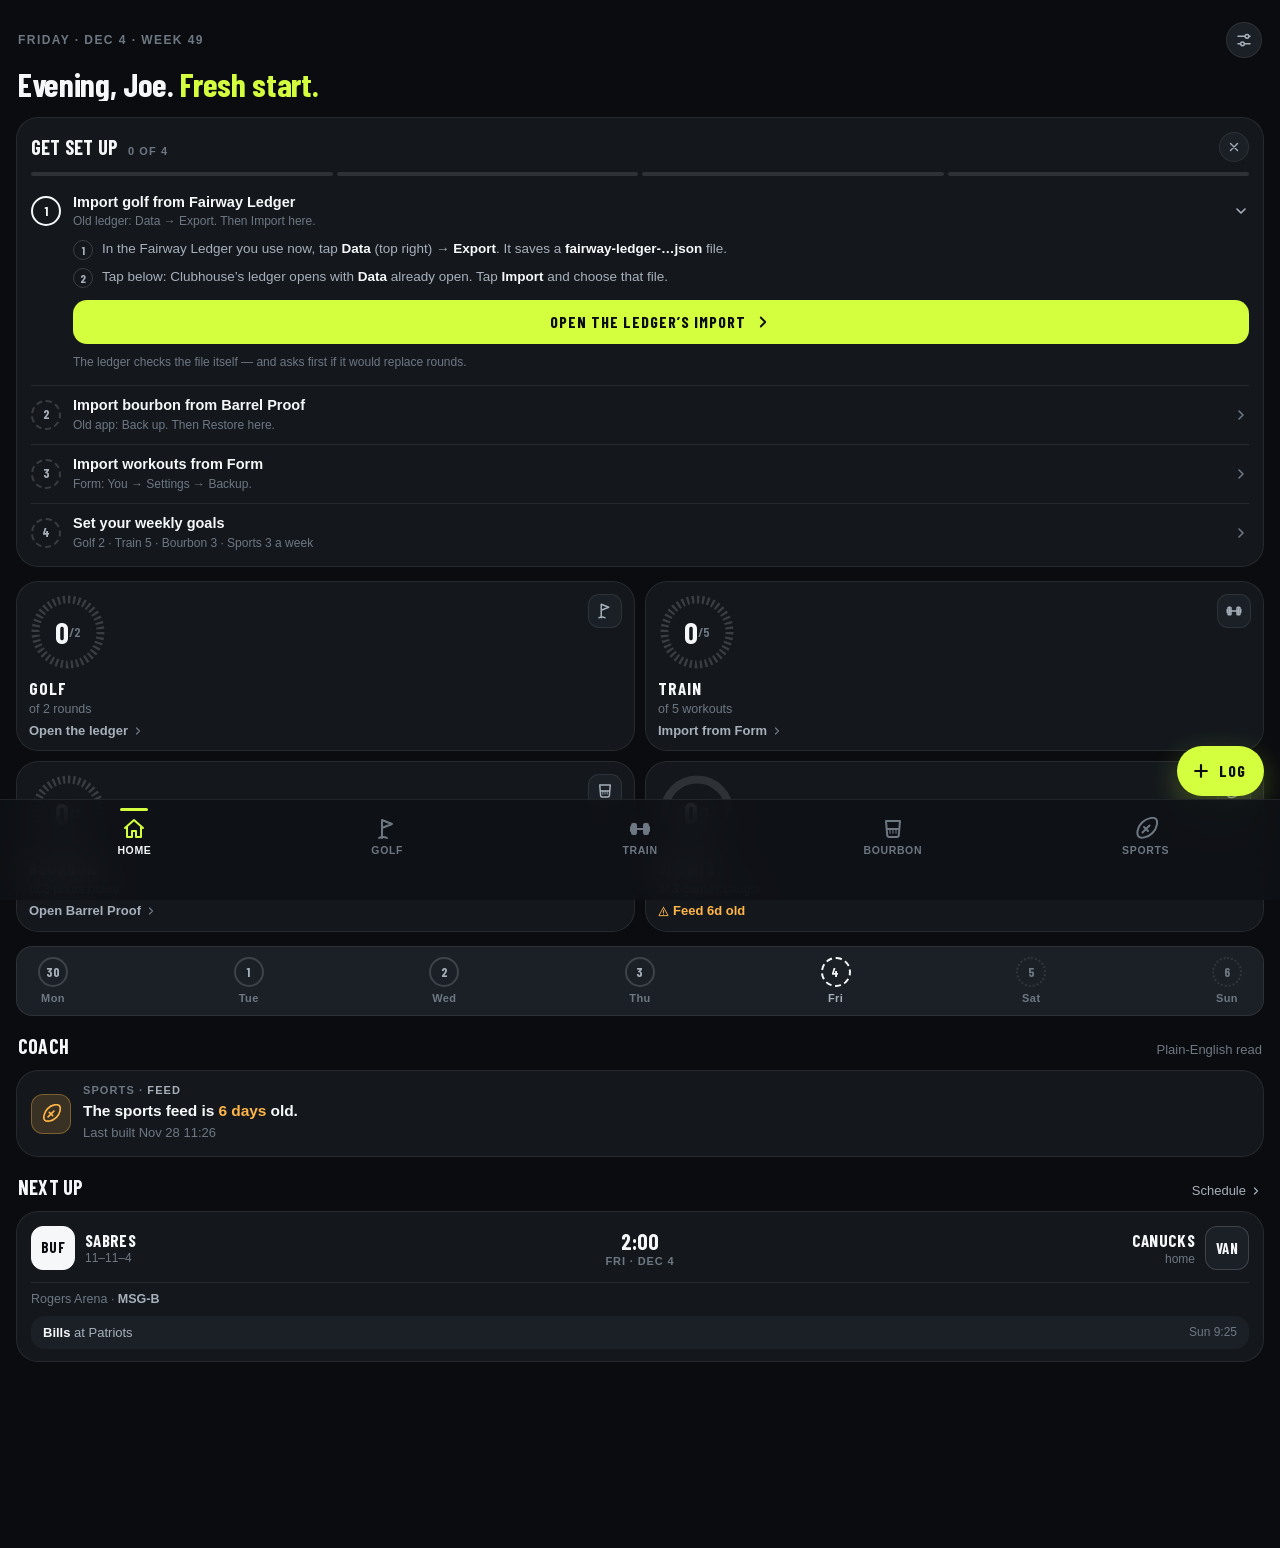
<file: index.html>
<!doctype html>
<html lang="en">
<head>
<meta charset="utf-8">
<meta name="robots" content="noindex, nofollow">
<meta name="viewport" content="width=device-width, initial-scale=1, viewport-fit=cover">
<meta name="theme-color" content="#0a0c0f">
<meta name="color-scheme" content="dark">
<meta name="description" content="Clubhouse — golf, training, bourbon and Buffalo sports in one place.">
<meta name="format-detection" content="telephone=no">
<meta name="apple-mobile-web-app-capable" content="yes">
<meta name="mobile-web-app-capable" content="yes">
<meta name="apple-mobile-web-app-status-bar-style" content="black-translucent">
<meta name="apple-mobile-web-app-title" content="Clubhouse">
<title>Clubhouse</title>
<link rel="manifest" href="./manifest.webmanifest">
<link rel="icon" href="./icons/icon.svg" type="image/svg+xml">
<link rel="icon" href="./icons/icon-192.png" type="image/png" sizes="192x192">
<link rel="apple-touch-icon" href="./icons/apple-touch-icon.png">
<link rel="preload" href="./fonts/barlow-condensed-700.woff2" as="font" type="font/woff2" crossorigin>
<link rel="stylesheet" href="./css/tokens.css">
<link rel="stylesheet" href="./css/base.css">
<link rel="stylesheet" href="./css/components.css">
<link rel="stylesheet" href="./css/screens.css">
<script src="./js/vendor/golf-math.js" defer></script>
<script src="./js/vendor/shapes.js" defer></script>
<script type="module" src="./js/main.js"></script>
</head>
<body>
<svg width="0" height="0" style="position:absolute" aria-hidden="true" focusable="false"><defs>
  <linearGradient id="sparkFill" x1="0" y1="0" x2="0" y2="1"><stop offset="0" stop-color="#d4ff3f" stop-opacity=".35"/><stop offset="1" stop-color="#d4ff3f" stop-opacity="0"/></linearGradient>
  <linearGradient id="hcpFill" x1="0" y1="0" x2="0" y2="1"><stop offset="0" stop-color="#d4ff3f" stop-opacity=".28"/><stop offset="1" stop-color="#d4ff3f" stop-opacity="0"/></linearGradient>
  <symbol id="i-golf" viewBox="0 0 24 24" fill="none" stroke="currentColor" stroke-width="2" stroke-linecap="round" stroke-linejoin="round"><path d="M7 21V3l10 4-10 4"/><path d="M4 21c2-1.5 6-1.5 8 0"/></symbol>
  <symbol id="i-train" viewBox="0 0 24 24" fill="none" stroke="currentColor" stroke-width="2" stroke-linecap="round" stroke-linejoin="round"><path d="M6 8v8M18 8v8M3 10v4M21 10v4M6 12h12"/><rect x="4" y="7" width="4" height="10" rx="1"/><rect x="16" y="7" width="4" height="10" rx="1"/></symbol>
  <symbol id="i-bourbon" viewBox="0 0 24 24" fill="none" stroke="currentColor" stroke-width="2" stroke-linecap="round" stroke-linejoin="round"><path d="M5 4h14l-1.2 14.2a2 2 0 0 1-2 1.8H8.2a2 2 0 0 1-2-1.8Z"/><path d="M6 12h12"/><path d="M9 12v4M12 12v4M15 12v4" opacity=".55"/></symbol>
  <symbol id="i-sports" viewBox="0 0 24 24" fill="none" stroke="currentColor" stroke-width="2" stroke-linecap="round" stroke-linejoin="round"><path d="M4.5 19.5c-2-2-1.5-9 3.5-14s12-5.5 14-3.5 1.5 9-3.5 14-12 5.5-14 3.5Z"/><path d="M8.5 15.5l7-7M10 10l1.5 1.5M12.5 12.5 14 14"/></symbol>
  <symbol id="i-eat" viewBox="0 0 24 24" fill="none" stroke="currentColor" stroke-width="2" stroke-linecap="round" stroke-linejoin="round"><path d="M7 3v7a3 3 0 0 0 6 0V3M10 3v18M18 3c-2 1-3 4-3 8h3v10"/></symbol>
  <symbol id="i-home" viewBox="0 0 24 24" fill="none" stroke="currentColor" stroke-width="2" stroke-linecap="round" stroke-linejoin="round"><path d="M3 11 12 3l9 8"/><path d="M5 10v10h5v-6h4v6h5V10"/></symbol>
  <symbol id="i-plus" viewBox="0 0 24 24" fill="none" stroke="currentColor" stroke-width="2.6" stroke-linecap="round"><path d="M12 5v14M5 12h14"/></symbol>
  <symbol id="i-minus" viewBox="0 0 24 24" fill="none" stroke="currentColor" stroke-width="2.6" stroke-linecap="round"><path d="M5 12h14"/></symbol>
  <symbol id="i-chev" viewBox="0 0 24 24" fill="none" stroke="currentColor" stroke-width="2.4" stroke-linecap="round" stroke-linejoin="round"><path d="m9 6 6 6-6 6"/></symbol>
  <symbol id="i-chevl" viewBox="0 0 24 24" fill="none" stroke="currentColor" stroke-width="2.4" stroke-linecap="round" stroke-linejoin="round"><path d="m15 6-6 6 6 6"/></symbol>
  <symbol id="i-back" viewBox="0 0 24 24" fill="none" stroke="currentColor" stroke-width="2.4" stroke-linecap="round" stroke-linejoin="round"><path d="m15 6-6 6 6 6"/></symbol>
  <symbol id="i-check" viewBox="0 0 24 24" fill="none" stroke="currentColor" stroke-width="3.2" stroke-linecap="round" stroke-linejoin="round"><path d="m5 12 5 5 9-10"/></symbol>
  <symbol id="i-flame" viewBox="0 0 24 24" fill="currentColor"><path d="M12 2c1 4 5 5.5 5 11a5 5 0 0 1-10 0c0-2 1-3.5 2-4.5.2 1.5 1 2.5 2 2.5 0-4 .5-6 1-9Z"/></symbol>
  <symbol id="i-down" viewBox="0 0 24 24" fill="none" stroke="currentColor" stroke-width="3" stroke-linecap="round" stroke-linejoin="round"><path d="M12 4v16M5 13l7 7 7-7"/></symbol>
  <symbol id="i-up" viewBox="0 0 24 24" fill="none" stroke="currentColor" stroke-width="3" stroke-linecap="round" stroke-linejoin="round"><path d="M12 20V4M5 11l7-7 7 7"/></symbol>
  <symbol id="i-bolt" viewBox="0 0 24 24" fill="currentColor"><path d="M13 2 4 14h6l-1 8 9-12h-6l1-8Z"/></symbol>
  <symbol id="i-clock" viewBox="0 0 24 24" fill="none" stroke="currentColor" stroke-width="2" stroke-linecap="round"><circle cx="12" cy="12" r="9"/><path d="M12 7v5l3 2"/></symbol>
  <symbol id="i-run" viewBox="0 0 24 24" fill="none" stroke="currentColor" stroke-width="2" stroke-linecap="round" stroke-linejoin="round"><circle cx="15" cy="4" r="1.6"/><path d="M6 21l4-6 3 2 2-5-3-2-4 3M13 12l3 2 2 5"/></symbol>
  <symbol id="i-stretch" viewBox="0 0 24 24" fill="none" stroke="currentColor" stroke-width="2" stroke-linecap="round" stroke-linejoin="round"><circle cx="12" cy="4" r="1.6"/><path d="M12 7v6M6 9l6 4 6-4M8 21l4-8 4 8"/></symbol>
  <symbol id="i-target" viewBox="0 0 24 24" fill="none" stroke="currentColor" stroke-width="2"><circle cx="12" cy="12" r="9"/><circle cx="12" cy="12" r="4"/></symbol>
  <symbol id="i-flag" viewBox="0 0 24 24" fill="none" stroke="currentColor" stroke-width="2" stroke-linecap="round" stroke-linejoin="round"><path d="M5 21V4h12l-3 4 3 4H5"/></symbol>
  <symbol id="i-putt" viewBox="0 0 24 24" fill="none" stroke="currentColor" stroke-width="2" stroke-linecap="round"><circle cx="12" cy="6" r="3"/><path d="M4 18h16M12 9v9"/></symbol>
  <symbol id="i-warn" viewBox="0 0 24 24" fill="none" stroke="currentColor" stroke-width="2" stroke-linecap="round" stroke-linejoin="round"><path d="M12 3 2 21h20L12 3Z"/><path d="M12 10v5M12 18h.01"/></symbol>
  <symbol id="i-share" viewBox="0 0 24 24" fill="none" stroke="currentColor" stroke-width="2" stroke-linecap="round" stroke-linejoin="round"><path d="M12 3v12M7 8l5-5 5 5"/><path d="M5 12v7a2 2 0 0 0 2 2h10a2 2 0 0 0 2-2v-7"/></symbol>
  <symbol id="i-import" viewBox="0 0 24 24" fill="none" stroke="currentColor" stroke-width="2" stroke-linecap="round" stroke-linejoin="round"><path d="M12 3v12M7 10l5 5 5-5"/><path d="M5 17v2a2 2 0 0 0 2 2h10a2 2 0 0 0 2-2v-2"/></symbol>
  <symbol id="i-trash" viewBox="0 0 24 24" fill="none" stroke="currentColor" stroke-width="2" stroke-linecap="round" stroke-linejoin="round"><path d="M4 7h16M10 11v6M14 11v6M6 7l1 12a2 2 0 0 0 2 2h6a2 2 0 0 0 2-2l1-12M9 7V4h6v3"/></symbol>
  <symbol id="i-edit" viewBox="0 0 24 24" fill="none" stroke="currentColor" stroke-width="2" stroke-linecap="round" stroke-linejoin="round"><path d="M4 20h4L19 9l-4-4L4 16v4Z"/><path d="m13.5 6.5 4 4"/></symbol>
  <symbol id="i-trophy" viewBox="0 0 24 24" fill="none" stroke="currentColor" stroke-width="2" stroke-linecap="round" stroke-linejoin="round"><path d="M8 4h8v5a4 4 0 0 1-8 0V4Z"/><path d="M8 6H5a3 3 0 0 0 3 4M16 6h3a3 3 0 0 1-3 4M12 13v4M8 21h8M9.5 17h5"/></symbol>
  <symbol id="i-tv" viewBox="0 0 24 24" fill="none" stroke="currentColor" stroke-width="2" stroke-linecap="round" stroke-linejoin="round"><rect x="3" y="6" width="18" height="13" rx="2"/><path d="m8.5 2.5 3.5 3.5 3.5-3.5"/></symbol>
  <symbol id="i-x" viewBox="0 0 24 24" fill="none" stroke="currentColor" stroke-width="2.4" stroke-linecap="round"><path d="M6 6l12 12M18 6 6 18"/></symbol>
  <symbol id="i-settings" viewBox="0 0 24 24" fill="none" stroke="currentColor" stroke-width="2" stroke-linecap="round"><path d="M4 7h9M19 7h1M4 17h3M13 17h7"/><circle cx="16" cy="7" r="2.5"/><circle cx="10" cy="17" r="2.5"/></symbol>
  <symbol id="i-shield" viewBox="0 0 24 24" fill="none" stroke="currentColor" stroke-width="2" stroke-linecap="round" stroke-linejoin="round"><path d="M12 3 5 6v5c0 4.5 3 8 7 10 4-2 7-5.5 7-10V6l-7-3Z"/><path d="m9 12 2 2 4-4"/></symbol>
  <symbol id="i-restore" viewBox="0 0 24 24" fill="none" stroke="currentColor" stroke-width="2" stroke-linecap="round" stroke-linejoin="round"><path d="M3.5 12a8.5 8.5 0 1 0 2.6-6.1"/><path d="M3 4v5h5"/><path d="M12 8v4l3 2"/></symbol>
  <symbol id="i-phone" viewBox="0 0 24 24" fill="none" stroke="currentColor" stroke-width="2" stroke-linecap="round" stroke-linejoin="round"><rect x="6.5" y="2.5" width="11" height="19" rx="2.5"/><path d="M11 18h2"/></symbol>
  <symbol id="i-user" viewBox="0 0 24 24" fill="none" stroke="currentColor" stroke-width="2" stroke-linecap="round" stroke-linejoin="round"><circle cx="12" cy="8" r="4"/><path d="M4 21c1.5-4 4.5-6 8-6s6.5 2 8 6"/></symbol>
</defs></svg>

<main id="view" class="page" tabindex="-1"><div class="boot" aria-hidden="true"><div class="spin"></div></div></main>
<button class="fab" id="fab" aria-haspopup="dialog" aria-controls="sheet"><svg aria-hidden="true"><use href="#i-plus"/></svg>Log</button>
<nav class="nav" id="nav" aria-label="Sections">
  <a data-route="/"        href="#/"><svg aria-hidden="true"><use href="#i-home"/></svg>Home</a>
  <a data-route="/golf"    href="#/golf"><svg aria-hidden="true"><use href="#i-golf"/></svg>Golf</a>
  <a data-route="/train"   href="#/train"><svg aria-hidden="true"><use href="#i-train"/></svg>Train</a>
  <a data-route="/bourbon" href="#/bourbon"><svg aria-hidden="true"><use href="#i-bourbon"/></svg>Bourbon</a>
  <a data-route="/sports"  href="#/sports"><svg aria-hidden="true"><use href="#i-sports"/></svg>Sports</a>
</nav>
<div class="scrim" id="scrim"></div>
<section class="sheet" id="sheet" role="dialog" aria-modal="true" aria-label="Log something" hidden></section>
<section class="sheet sheet-confirm" id="confirm" role="alertdialog" aria-modal="true" hidden></section>
<div class="toast" id="toast" role="status" aria-live="polite"></div>
<noscript><p style="padding:24px;color:#a7b0ba;font:15px/1.4 sans-serif">Clubhouse needs JavaScript turned on.</p></noscript>
</body>
</html>
</file>
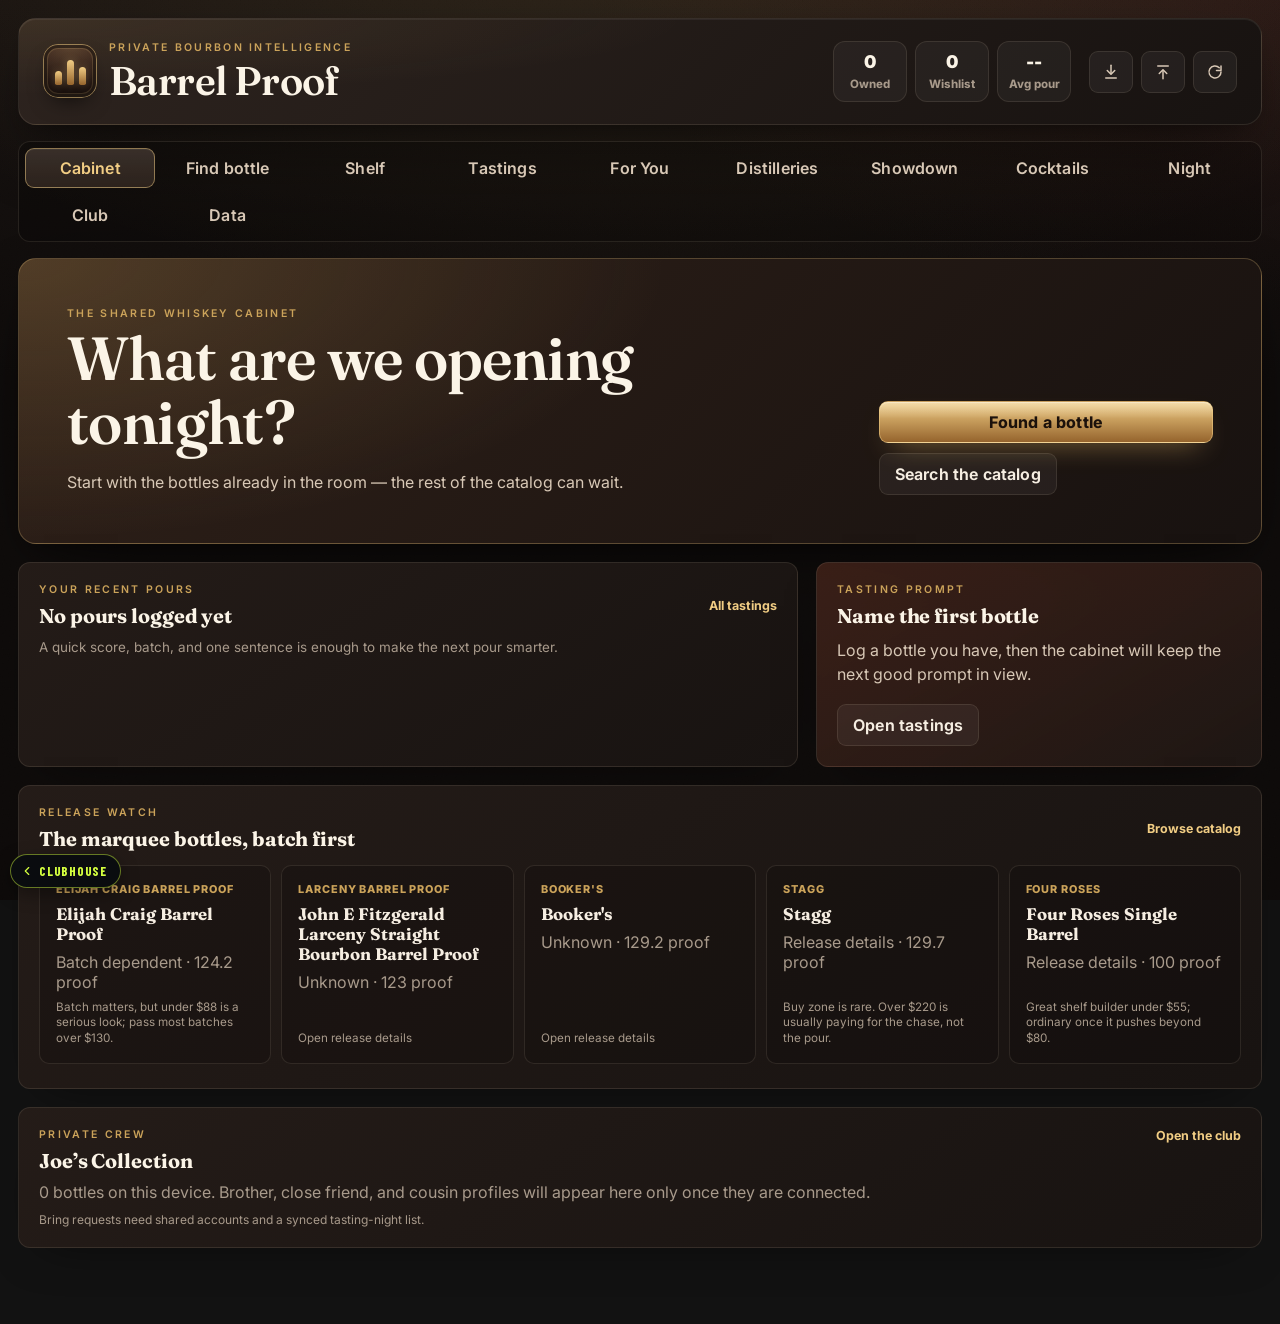
<file: apps/barrel-proof/index.html>
<!doctype html>
<html lang="en">
  <head>
    <meta charset="utf-8">
<meta name="robots" content="noindex, nofollow">
    <meta name="viewport" content="width=device-width, initial-scale=1">
    <title>Barrel Proof</title>
    <meta name="description" content="A premium bourbon decision companion for store buys, shelf tracking, tastings, and private friend signals.">
    <meta name="theme-color" content="#120d0b">
    <!-- CLUBHOUSE: manifest link removed (one installed app: Clubhouse) -->
    <link rel="icon" type="image/svg+xml" href="./icon.svg">
    <link rel="icon" type="image/png" sizes="192x192" href="./icon-192.png">
    <link rel="apple-touch-icon" href="./apple-touch-icon.png">
    <meta name="apple-mobile-web-app-capable" content="yes">
    <meta name="apple-mobile-web-app-status-bar-style" content="black-translucent">
    <meta name="apple-mobile-web-app-title" content="Barrel Proof">
    <link rel="preconnect" href="https://fonts.googleapis.com">
    <link rel="preconnect" href="https://fonts.gstatic.com" crossorigin>
    <link rel="stylesheet" href="https://fonts.googleapis.com/css2?family=Fraunces:opsz,wght@9..144,400;9..144,500;9..144,600;9..144,700;9..144,900&family=Inter:wght@400;500;600;700;800&display=swap">
    <link rel="stylesheet" href="./styles.css">
    <link rel="stylesheet" href="./src/ui/table-game.css">
    <link rel="stylesheet" href="./clubhouse-bridge.css"><!-- CLUBHOUSE -->
    <script src="./src/data/bottles.js" defer></script>
    <script src="./src/data/friends.js" defer></script>
    <script src="./src/data/cocktails.js" defer></script>
    <script src="./src/data/reviews.js" defer></script>
    <script src="./src/data/curated.js" defer></script>
    <script src="./src/data/bottle-images.js" defer></script>
    <script src="./src/logic/catalog.js" defer></script>
    <script src="./src/logic/families.js" defer></script>
    <script src="./src/logic/showdown.js" defer></script>
    <script src="./src/logic/recommendation.js" defer></script>
    <script src="./src/logic/palate.js" defer></script>
    <script src="./src/logic/collection.js" defer></script>
    <script src="./src/logic/prices.js" defer></script>
    <script src="./src/logic/research.js" defer></script>
    <script src="./src/logic/reviews.js" defer></script>
    <script src="./src/logic/club.js" defer></script>
    <script src="./src/logic/night.js" defer></script>
    <script src="./src/logic/table-game.js" defer></script>
    <script src="./src/logic/barcode.js" defer></script>
    <script src="./src/logic/ratings.js" defer></script>
    <script src="./src/logic/cocktails.js" defer></script>
    <script src="./src/storage/store.js" defer></script>
    <script src="./src/ui/render.js" defer></script>
    <script src="./src/ui/table-game.js" defer></script>
    <script src="./src/main.js" defer></script>
  </head>
  <body>
    <!-- CLUBHOUSE: return control (fixed, bottom-left) -->
    <a class="clubhouse-return" href="../../index.html#/bourbon" aria-label="Back to Clubhouse"><svg viewBox="0 0 24 24" fill="none" stroke="currentColor" stroke-width="2.6" stroke-linecap="round" stroke-linejoin="round" aria-hidden="true"><path d="m15 6-6 6 6 6"/></svg>Clubhouse</a>
    <script src="./clubhouse-bridge.js" defer></script><!-- CLUBHOUSE: #clubhouse-import deep-link helper -->
    <div id="app" class="app-shell"></div>
  </body>
</html>
</file>
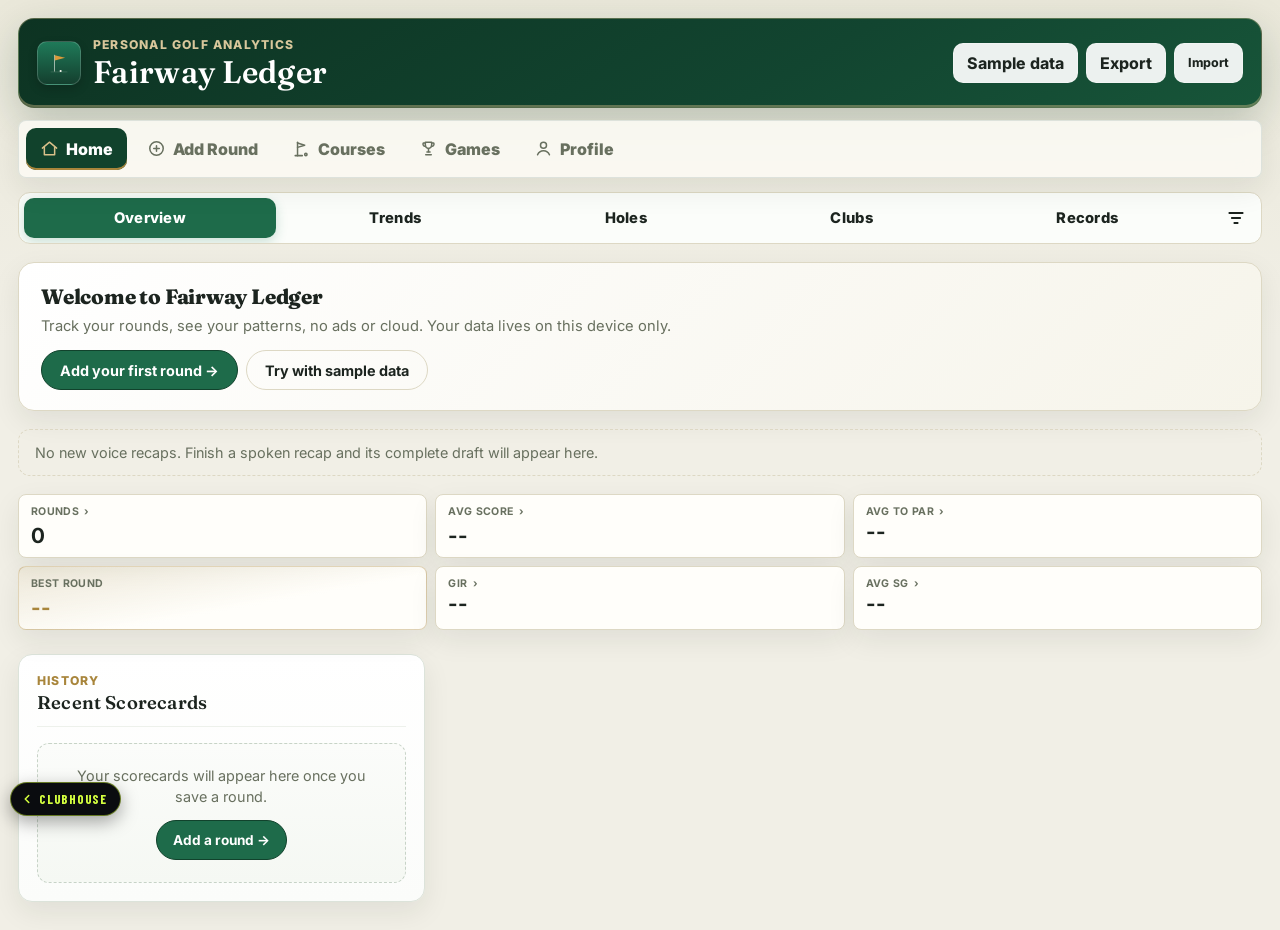
<file: apps/fairway-ledger/index.html>
<!doctype html>
<html lang="en">
  <head>
    <meta charset="utf-8">
<meta name="robots" content="noindex, nofollow">
    <meta name="viewport" content="width=device-width, initial-scale=1">
    <!-- Hint browsers not to aggressively cache index.html, so a deploy
         doesn't get masked by an old HTML referencing old ?v= bundles.
         Advisory only — GitHub Pages still serves with its own headers —
         but most mobile browsers respect these meta directives. -->
    <meta http-equiv="Cache-Control" content="no-cache, no-store, must-revalidate">
    <meta http-equiv="Pragma" content="no-cache">
    <meta http-equiv="Expires" content="0">
    <title>Fairway Ledger</title>

    <!-- PWA: makes "Add to Home Screen" install a real-looking app with our
         icon, theme color in the browser chrome, and a standalone display
         mode instead of a tab. -->
    <!-- CLUBHOUSE: manifest link removed (one installed app: Clubhouse) -->
    <link rel="icon" type="image/svg+xml" href="./icon.svg?v=2026-07-29b">
    <link rel="apple-touch-icon" href="./icon.svg?v=2026-07-29b">
    <meta name="theme-color" content="#1f7a59">
    <meta name="apple-mobile-web-app-capable" content="yes">
    <meta name="apple-mobile-web-app-status-bar-style" content="default">
    <meta name="apple-mobile-web-app-title" content="Fairway">

    <!-- Inter via Google Fonts. The CSS already names Inter as the first
         font in the stack; without this <link> it silently fell back to
         the system sans. With it, the app looks consistently designed
         across iOS / Android / desktop. Falls back gracefully offline
         because the system fonts are still in the CSS chain. -->
    <link rel="preconnect" href="https://fonts.googleapis.com">
    <link rel="preconnect" href="https://fonts.gstatic.com" crossorigin>
    <!-- Non-blocking load: on one bar of LTE this cross-origin stylesheet
         used to stall first paint for seconds. media="print" keeps it off
         the render path; onload flips it live. System fonts carry the first
         frame — the swap is invisible on a warm cache. -->
    <link rel="stylesheet" href="https://fonts.googleapis.com/css2?family=Inter:wght@400;500;600;700;800;900&family=Fraunces:opsz,wght@9..144,600;9..144,700&display=swap" media="print" onload="this.media='all'">
    <noscript><link rel="stylesheet" href="https://fonts.googleapis.com/css2?family=Inter:wght@400;500;600;700;800;900&family=Fraunces:opsz,wght@9..144,600;9..144,700&display=swap"></noscript>

    <link rel="stylesheet" href="./styles.css?v=2026-07-29b">
    <link rel="stylesheet" href="./clubhouse-bridge.css"><!-- CLUBHOUSE -->
    <script src="./data/courses.js?v=2026-07-29b" defer></script>
    <script src="./data/course-maps/deerwood-runtime.js?v=2026-07-29b" defer></script>
    <script src="./lib/golf-math.js?v=2026-07-29b" defer></script>
    <script src="./lib/shapes.js?v=2026-07-29b" defer></script>
    <script src="./lib/voice-recap.js?v=2026-07-29b" defer></script>
    <script src="./lib/gps.js?v=2026-07-29b" defer></script>
    <script src="./lib/course-map.js?v=2026-07-29b" defer></script>
    <script src="./lib/course-map-labels.js?v=2026-07-29b" defer></script>
    <script src="./data/course-maps/deerwood-aerial-labels-v1.js?v=2026-07-29b" defer></script>
    <script src="./lib/course-map-ui.js?v=2026-07-29b" defer></script>
    <script src="./lib/games.js?v=2026-07-29b" defer></script>
    <script src="./app.js?v=2026-07-29b" defer></script>
    <!-- CLUBHOUSE: service-worker registration removed — the Clubhouse service worker owns this scope. -->
  </head>
  <body>
    <!-- CLUBHOUSE: return control (fixed, bottom-left) -->
    <a class="clubhouse-return" href="../../index.html#/golf" aria-label="Back to Clubhouse"><svg viewBox="0 0 24 24" fill="none" stroke="currentColor" stroke-width="2.6" stroke-linecap="round" stroke-linejoin="round" aria-hidden="true"><path d="m15 6-6 6 6 6"/></svg>Clubhouse</a>
    <script src="./clubhouse-bridge.js" defer></script><!-- CLUBHOUSE: #clubhouse-import deep-link helper -->
    <div class="app-shell">
      <header class="app-header">
        <div class="brand">
          <div class="brand-mark" aria-hidden="true">
            <svg viewBox="0 0 512 512" xmlns="http://www.w3.org/2000/svg">
              <rect x="174" y="116" width="10" height="286" fill="#fbfaf3" rx="3"/>
              <path d="M184 124 L360 168 L184 212 Z" fill="#d99a3a"/>
              <line x1="120" y1="408" x2="392" y2="408" stroke="#fbfaf3" stroke-width="4" stroke-linecap="round" opacity="0.55"/>
              <circle cx="284" cy="392" r="18" fill="#fbfaf3"/>
            </svg>
          </div>
          <div>
            <p class="eyebrow">Personal golf analytics</p>
            <h1>Fairway Ledger</h1>
          </div>
        </div>
        <div class="header-actions" id="headerActions">
          <button class="header-actions-toggle" id="headerActionsToggle" type="button" aria-expanded="false" aria-controls="headerActionsList">Data <span class="caret" aria-hidden="true">▾</span></button>
          <div class="header-actions-list" id="headerActionsList">
            <button class="ghost-button" id="loadSampleButton" type="button">Sample data</button>
            <button class="ghost-button" id="exportButton" type="button">Export<span class="export-badge" id="exportBadge" hidden></span></button>
            <label class="file-button">
              Import
              <input id="importInput" type="file" accept="application/json">
            </label>
          </div>
        </div>
      </header>

      <main>
        <nav class="app-tabs" aria-label="Primary">
          <button class="tab-button active" type="button" data-tab-target="home" aria-selected="true">
            <svg class="tab-icon" viewBox="0 0 24 24" aria-hidden="true"><path d="M3 11.5 12 4l9 7.5"/><path d="M5.5 10.5V20h13v-9.5"/></svg>
            <span class="tab-label">Home</span>
          </button>
          <button class="tab-button" type="button" data-tab-target="rounds" aria-selected="false">
            <svg class="tab-icon" viewBox="0 0 24 24" aria-hidden="true"><circle cx="12" cy="12" r="8.5"/><path d="M12 8.5v7M8.5 12h7"/></svg>
            <span class="tab-label">Add Round</span>
          </button>
          <button class="tab-button" type="button" data-tab-target="courses" aria-selected="false">
            <svg class="tab-icon" viewBox="0 0 24 24" aria-hidden="true"><path d="M7 21V4"/><path d="M7 5l9 2.8L7 10.6"/><path d="M4 21h9"/><circle cx="17.5" cy="19.5" r="1.5"/></svg>
            <span class="tab-label">Courses</span>
          </button>
          <button class="tab-button" type="button" data-tab-target="games" aria-selected="false">
            <svg class="tab-icon" viewBox="0 0 24 24" aria-hidden="true"><path d="M8 4h8v4a4 4 0 0 1-8 0V4z"/><path d="M8 5H5.5a2.6 2.6 0 0 0 2.8 4M16 5h2.5a2.6 2.6 0 0 1-2.8 4"/><path d="M12 12v4"/><path d="M8.5 20h7M10 16.5h4"/></svg>
            <span class="tab-label">Games</span>
          </button>
          <button class="tab-button" type="button" data-tab-target="profile" aria-selected="false">
            <svg class="tab-icon" viewBox="0 0 24 24" aria-hidden="true"><circle cx="12" cy="8" r="3.8"/><path d="M4.5 20c1.6-4 5-5.2 7.5-5.2S17.9 16 19.5 20"/></svg>
            <span class="tab-label">Profile</span>
          </button>
        </nav>

        <section class="tab-panel active" data-tab-panel="home" data-active-section="overview">
          <nav class="home-chips" aria-label="Home sections">
            <button class="home-chip active" type="button" data-home-section-target="overview">Overview</button>
            <button class="home-chip" type="button" data-home-section-target="trends">Trends</button>
            <button class="home-chip" type="button" data-home-section-target="holes">Holes</button>
            <button class="home-chip" type="button" data-home-section-target="clubs">Clubs</button>
            <button class="home-chip" type="button" data-home-section-target="records">Records</button>
            <button id="homeFiltersButton" class="home-filter-button" type="button" data-open-filters aria-label="Filters" title="Filters">
              <svg viewBox="0 0 24 24" width="20" height="20" aria-hidden="true" fill="none" stroke="currentColor" stroke-width="2.2" stroke-linecap="round" stroke-linejoin="round"><path d="M4 6h16M7 12h10M10 18h4"/></svg>
            </button>
          </nav>

          <nav class="home-subchips" data-home-section="trends" aria-label="Trends">
            <button class="home-subchip" type="button" data-home-subsection-target="recent-rounds">Trend</button>
            <button class="home-subchip" type="button" data-home-subsection-target="handicap-calculator">Handicap</button>
            <button class="home-subchip" type="button" data-home-subsection-target="strokes-gained">SG</button>
          </nav>

          <nav class="home-subchips" data-home-section="holes" aria-label="Holes">
            <button class="home-subchip" type="button" data-home-subsection-target="heatmap">Map</button>
            <button class="home-subchip" type="button" data-home-subsection-target="scoring-distribution">Distribution</button>
            <button class="home-subchip" type="button" data-home-subsection-target="par-3-4-5">Par 3/4/5</button>
            <button class="home-subchip" type="button" data-home-subsection-target="scoring-by-course">By Course</button>
            <button class="home-subchip" type="button" data-home-subsection-target="scoring-by-nine">By Nine</button>
          </nav>

          <nav class="home-subchips" data-home-section="clubs" aria-label="Clubs">
            <button class="home-subchip" type="button" data-home-subsection-target="tee-club-performance">Tee shots</button>
            <button class="home-subchip" type="button" data-home-subsection-target="putting-by-distance">Putting</button>
            <button class="home-subchip" type="button" data-home-subsection-target="scrambling">Scrambling</button>
          </nav>

          <section id="welcomeCallout" class="welcome-callout" data-home-section="overview" hidden>
            <h2>Welcome to Fairway Ledger</h2>
            <p>Track your rounds, see your patterns, no ads or cloud. Your data lives on this device only.</p>
            <div class="welcome-actions">
              <button class="welcome-primary" type="button" data-tab-target="rounds">Add your first round &rarr;</button>
              <button class="welcome-secondary" type="button" id="welcomeSampleButton">Try with sample data</button>
            </div>
          </section>

          <section id="voiceDraftInbox" class="voice-draft-inbox" data-home-section="overview" aria-label="Voice recap drafts"></section>

          <!-- Hero stat: the one number that matters, big, on deep green,
               with the scoring sparkline built in. Rendered by
               renderHeroStat — hidden until there's at least one round. -->
          <section class="home-hero-stat" id="homeHeroStat" data-home-section="overview" aria-label="Headline stat" hidden></section>

          <!-- Every tile drills somewhere: tiles with data-drill-section
               jump to that Home section (and sub-chip); the Best round tile
               opens the round's scorecard sheet directly. -->
          <section class="metrics-grid" data-home-section="overview" aria-label="Score summary">
            <button type="button" class="metric-card metric-card-tappable has-round" data-drill-section="trends" data-drill-sub="recent-rounds" aria-label="Rounds — tap to see the scoring trend">
              <span>Rounds <span class="metric-tap-hint" aria-hidden="true">›</span></span>
              <strong id="metricRounds">0</strong>
            </button>
            <button type="button" class="metric-card metric-card-tappable has-round" data-drill-section="trends" data-drill-sub="recent-rounds" aria-label="Average score — tap to see the scoring trend">
              <span>Avg score <span class="metric-tap-hint" aria-hidden="true">›</span></span>
              <strong id="metricAverageScore">--</strong>
              <small id="metricAverageScoreNote" class="metric-card-note" hidden></small>
            </button>
            <button type="button" class="metric-card metric-card-tappable has-round" data-drill-section="trends" data-drill-sub="recent-rounds" aria-label="Average to par — tap to see the scoring trend">
              <span>Avg to par <span class="metric-tap-hint" aria-hidden="true">›</span></span>
              <strong id="metricAveragePar">--</strong>
              <small id="metricParTrend" class="metric-trend" hidden></small>
            </button>
            <button type="button" class="metric-card metric-card-tappable tone-gold" id="metricBestRoundCard" aria-label="Best round — tap to view the scorecard">
              <span>Best round <span class="metric-tap-hint" aria-hidden="true">›</span></span>
              <strong id="metricBestRound">--</strong>
            </button>
            <button type="button" class="metric-card metric-card-tappable has-round" data-drill-section="holes" data-drill-sub="heatmap" aria-label="Greens in regulation — tap to see the hole map">
              <span>GIR <span class="metric-tap-hint" aria-hidden="true">›</span></span>
              <strong id="metricGir">--</strong>
              <small id="metricGirTrend" class="metric-trend" hidden></small>
            </button>
            <button type="button" class="metric-card metric-card-tappable has-round" data-drill-section="trends" data-drill-sub="strokes-gained" aria-label="Strokes gained — tap to see the strokes gained trend">
              <span>Avg SG <span class="metric-tap-hint" aria-hidden="true">›</span></span>
              <strong id="metricSg">--</strong>
              <small id="metricSgTrend" class="metric-trend" hidden></small>
            </button>
          </section>

          <section id="homeInsights" class="home-insights" data-home-section="overview" aria-label="Key insights"></section>

          <section class="analytics-grid" aria-label="Analytics">
            <article class="panel wide-panel">
              <div class="panel-heading">
                <div>
                  <p class="eyebrow">Trend</p>
                  <h2>Recent Rounds</h2>
                </div>
              </div>
              <div id="trendChart" class="chart-frame"></div>
            </article>

            <article class="panel">
              <div class="panel-heading">
                <div>
                  <p class="eyebrow">WHS estimate</p>
                  <h2>Handicap Calculator</h2>
                </div>
              </div>
              <div id="handicapPanel" class="handicap-panel"></div>
            </article>

            <article class="panel wide-panel">
              <div class="panel-heading">
                <div>
                  <p class="eyebrow">Performance</p>
                  <h2>Strokes Gained</h2>
                </div>
                <span class="panel-note">vs. PGA Tour benchmark</span>
              </div>
              <div id="strokesGainedPanel" class="strokes-gained-panel"></div>
            </article>

            <article class="panel wide-panel">
              <div class="panel-heading">
                <div>
                  <p class="eyebrow">Greens</p>
                  <h2>Putting by Distance</h2>
                </div>
                <span class="panel-note">make % by first-putt length</span>
              </div>
              <div id="puttingPanel" class="putting-panel"></div>
            </article>

            <article class="panel wide-panel" data-panel-id="heatmap">
              <div class="panel-heading">
                <div>
                  <p class="eyebrow">Course view</p>
                  <h2>Heatmap</h2>
                </div>
                <span class="panel-note" id="heatmapNote">average vs par per hole</span>
              </div>
              <div id="heatmapCourseChips" class="heatmap-course-chips" role="tablist" aria-label="Course"></div>
              <div id="heatmapNineChips" class="heatmap-nine-chips" role="tablist" aria-label="Nine" hidden></div>
              <div id="heatmapSummary" class="heatmap-summary" aria-live="polite"></div>
              <div id="heatmapGrid" class="heatmap-grid" aria-live="polite"></div>
              <div id="heatmapLegend" class="heatmap-legend"></div>
            </article>

            <article class="panel wide-panel">
              <div class="panel-heading">
                <div>
                  <p class="eyebrow">Scoring</p>
                  <h2>Scoring Distribution</h2>
                </div>
                <span class="panel-note">tap a tier to see the holes</span>
              </div>
              <div id="scoringDistribution" class="scoring-distribution"></div>
            </article>

            <article class="panel wide-panel">
              <div class="panel-heading">
                <div>
                  <p class="eyebrow">Off the tee</p>
                  <h2>Tee Club Performance</h2>
                </div>
                <span class="panel-note">first club tapped per hole = tee shot</span>
              </div>
              <div id="teeClubPanel" class="tee-club-panel"></div>
            </article>

            <article class="panel wide-panel" data-panel-id="scrambling">
              <div class="panel-heading">
                <div>
                  <p class="eyebrow">Short game</p>
                  <h2>Scrambling</h2>
                </div>
                <span class="panel-note">save par after missing the green</span>
              </div>
              <div id="scramblingPanel" class="scrambling-panel"></div>
            </article>

            <article class="panel wide-panel">
              <div class="panel-heading">
                <div>
                  <p class="eyebrow">Courses</p>
                  <h2>Scoring By Course</h2>
                </div>
              </div>
              <div id="courseStats" class="table-wrap"></div>
            </article>

            <article class="panel wide-panel" id="deerwoodByNineCard" hidden>
              <div class="panel-heading">
                <div>
                  <p class="eyebrow">Deerwood</p>
                  <h2>Scoring By Nine</h2>
                </div>
                <span class="panel-note">average 9-hole gross — pooled across every routing</span>
              </div>
              <div id="deerwoodByNinePanel" class="deerwood-by-nine-panel"></div>
            </article>

            <article class="panel">
              <div class="panel-heading">
                <div>
                  <p class="eyebrow">Par type</p>
                  <h2>Par 3 / 4 / 5</h2>
                </div>
              </div>
              <div id="parStats" class="bar-list"></div>
            </article>

            <article class="panel">
              <div class="panel-heading">
                <div>
                  <p class="eyebrow">History</p>
                  <h2>Recent Scorecards</h2>
                </div>
              </div>
              <div id="recentRounds" class="round-list"></div>
            </article>

            <article class="panel wide-panel" data-panel-id="trophy-room">
              <div class="panel-heading">
                <div>
                  <p class="eyebrow">Personal bests</p>
                  <h2>Trophy Room</h2>
                </div>
                <span class="panel-note" id="trophyRoomNote"></span>
              </div>
              <div id="trophyRoomGrid" class="trophy-room-grid"></div>
            </article>

          </section>
        </section>

        <section class="tab-panel" data-tab-panel="rounds">
          <section class="workflow-grid">
            <section class="panel entry-panel" aria-labelledby="roundEntryTitle">
            <div class="panel-heading">
              <div>
                <p class="eyebrow">Scorecard</p>
                <h2 id="roundEntryTitle">Add Round</h2>
              </div>
              <div class="round-entry-actions">
                <button class="ghost-button course-map-launch" id="courseMapButton" type="button" hidden>Course map</button>
                <button class="ghost-button" id="viewToggleButton" type="button">Card view</button>
                <button class="ghost-button" id="resetRoundButton" type="button">Reset</button>
              </div>
            </div>

            <details class="voice-import" id="voiceImport">
              <summary>Apply voice recap <span>Open link or paste JSON → preview → save</span></summary>
              <p>A voice link opens this review ready to confirm. One complete scorecard is added as a new round; nothing existing is replaced.</p>
              <textarea id="voiceRecapInput" rows="9" spellcheck="false" placeholder='{"date":"2026-07-28","course":{"id":"deerwood","tee":"White","frontNine":"buck","backNine":"doe"},"holes":[{"score":5},{"score":4}]}'></textarea>
              <p class="voice-import-hint">Use <code>course.id</code> from the Courses list, or <code>deerwood</code> with <code>tee</code> and <code>frontNine</code>/<code>backNine</code>. Include one ordered score entry per hole. Optional: note, wind, tag, and per-hole putts, penalties, notes, clubsHit, or shots.</p>
              <div class="voice-import-actions"><button id="voiceRecapPreview" class="ghost-button" type="button">Preview recap</button><button id="voiceRecapApply" class="primary-button" type="button" disabled>Apply as new round</button></div>
              <div id="voiceRecapPreviewOutput" class="voice-import-preview" aria-live="polite"></div>
              <div id="voiceRecapStorageNotice" class="voice-storage-notice" hidden>
                <strong>This is a fresh Fairway Ledger data space.</strong>
                <p>Your usual history was not replaced—this browser/profile or installed app has no saved rounds. Open the link in the same Fairway Ledger browser/app that holds your history. To save this as the first round in this separate copy, confirm below.</p>
                <label><input id="voiceRecapFreshStoreConfirm" type="checkbox"> I want to save this as the first round in this copy.</label>
              </div>
            </details>

            <form id="roundForm">
              <button type="button" id="roundSetupBanner" class="round-collapse-banner" hidden aria-expanded="true"></button>
              <div id="quickStartSlot" hidden></div>
              <div id="roundSetup">
              <div class="form-grid">
                <label>
                  Date
                  <input id="roundDate" type="date" required>
                </label>
                <label class="has-chips">
                  Course
                  <select id="roundCourse" data-use-chips="true" required></select>
                </label>
                <label id="roundHoleCountField" class="has-chips">
                  Playing
                  <select id="roundHoleCount" data-use-chips="true">
                    <option value="18">18 holes</option>
                    <option value="9">9 holes</option>
                  </select>
                </label>
                <label id="roundLayoutField" class="has-chips">
                  Nine
                  <select id="roundLayout" data-use-chips="true"></select>
                </label>
                <label id="roundFrontNineField" class="has-chips">
                  Front 9
                  <select id="roundFrontNine" data-use-chips="true">
                    <option value="buck">Buck</option>
                    <option value="doe">Doe</option>
                    <option value="fawn">Fawn</option>
                  </select>
                </label>
                <label id="roundBackNineField" class="has-chips">
                  Back 9
                  <select id="roundBackNine" data-use-chips="true">
                    <option value="buck">Buck</option>
                    <option value="doe" selected>Doe</option>
                    <option value="fawn">Fawn</option>
                  </select>
                </label>
                <label id="roundTeeField" class="has-chips">
                  Tee
                  <select id="roundTee" data-use-chips="true">
                    <option value="White">White</option>
                    <option value="Blue">Blue</option>
                  </select>
                </label>
                <label id="roundWindField" class="has-chips">
                  Wind
                  <select id="roundWind" data-use-chips="true">
                    <option value="">Wind…</option>
                    <option value="calm">Calm</option>
                    <option value="5">5 mph</option>
                    <option value="10">10 mph</option>
                    <option value="15">15 mph</option>
                    <option value="20">20 mph</option>
                    <option value="25">25 mph</option>
                    <option value="30+">30+ mph</option>
                  </select>
                </label>
                <label id="roundTagField" class="has-chips">
                  Play type
                  <select id="roundTag" data-use-chips="true">
                    <option value="">Untagged</option>
                    <option value="league">League</option>
                    <option value="casual">Casual</option>
                    <option value="tournament">Tournament</option>
                    <option value="practice">Practice</option>
                  </select>
                </label>
                <label id="roundEntryModeField" class="has-chips">
                  Entry mode
                  <select id="roundEntryMode" data-use-chips="true">
                    <option value="detailed">Detailed (everything)</option>
                    <option value="speed">Speed (score only)</option>
                  </select>
                </label>
              </div>

              <div id="roundCourseMeta" class="course-meta-strip"></div>
              </div>
              <div id="startRoundContainer" class="start-round-container" hidden>
                <p id="startRoundHint" class="start-round-hint"></p>
                <button type="button" id="startRoundButton" class="start-round-button" disabled>Start Round &rarr;</button>
              </div>
              <section id="roundBrief" class="round-brief" hidden></section>
              <div id="roundLiveSummary" class="round-live-summary"></div>
              <div class="scorecard" id="scorecardGrid" aria-label="Hole scorecard"></div>

              <section id="reviewSection" class="review-section" hidden>
                <div class="review-header">
                  <div>
                    <p class="eyebrow">Wrap up</p>
                    <h3>Review &amp; save round</h3>
                  </div>
                  <button type="button" class="review-back" data-action="hide-review">← Back to entry</button>
                </div>

                <div id="completionCheck" class="completion-check"></div>

                <!-- Live preview of what the saved round will look like:
                     the narrative summary and the visual scorecard. Both
                     are collapsed by default so they don't crowd the
                     reflection inputs — tap to expand. -->
                <div id="reviewPreview" class="review-preview"></div>

                <!-- Optional reflection survey. Everything in here is opt-in —
                     skip it and the rest of the app still works. Filled-in
                     fields get woven into the round summary narrative as a
                     "self-rated" paragraph. -->
                <details id="surveyDetails" class="round-survey">
                  <summary class="round-survey-summary">
                    <span class="round-survey-summary-title">Round reflection</span>
                    <span class="round-survey-summary-hint">optional · 30 sec</span>
                  </summary>
                  <div class="round-survey-body">

                    <div class="survey-field">
                      <label class="survey-label">How did it feel?</label>
                      <div class="survey-chip-row" data-survey-chip-row="feel">
                        <button type="button" class="survey-chip" data-survey-value="great">Great</button>
                        <button type="button" class="survey-chip" data-survey-value="good">Good</button>
                        <button type="button" class="survey-chip" data-survey-value="okay">Okay</button>
                        <button type="button" class="survey-chip" data-survey-value="tough">Tough</button>
                      </div>
                    </div>

                    <div class="survey-field">
                      <label class="survey-label">Confidence today</label>
                      <div class="survey-chip-row" data-survey-chip-row="confidence">
                        <button type="button" class="survey-chip" data-survey-value="shaky">Shaky</button>
                        <button type="button" class="survey-chip" data-survey-value="building">Building</button>
                        <button type="button" class="survey-chip" data-survey-value="solid">Solid</button>
                        <button type="button" class="survey-chip" data-survey-value="locked">Locked in</button>
                      </div>
                    </div>

                    <div class="survey-field">
                      <label class="survey-label">Rate yourself today <span class="survey-label-hint">(1 = bad, 5 = great)</span></label>
                      <div class="survey-rating-grid">
                        <div class="survey-rating-row">
                          <span class="survey-rating-label">Driver</span>
                          <div class="survey-chip-row survey-rating-chips" data-survey-chip-row="rating-driver">
                            <button type="button" class="survey-rating-chip" data-survey-value="1">1</button>
                            <button type="button" class="survey-rating-chip" data-survey-value="2">2</button>
                            <button type="button" class="survey-rating-chip" data-survey-value="3">3</button>
                            <button type="button" class="survey-rating-chip" data-survey-value="4">4</button>
                            <button type="button" class="survey-rating-chip" data-survey-value="5">5</button>
                          </div>
                        </div>
                        <div class="survey-rating-row">
                          <span class="survey-rating-label">Irons</span>
                          <div class="survey-chip-row survey-rating-chips" data-survey-chip-row="rating-irons">
                            <button type="button" class="survey-rating-chip" data-survey-value="1">1</button>
                            <button type="button" class="survey-rating-chip" data-survey-value="2">2</button>
                            <button type="button" class="survey-rating-chip" data-survey-value="3">3</button>
                            <button type="button" class="survey-rating-chip" data-survey-value="4">4</button>
                            <button type="button" class="survey-rating-chip" data-survey-value="5">5</button>
                          </div>
                        </div>
                        <div class="survey-rating-row">
                          <span class="survey-rating-label">Wedges</span>
                          <div class="survey-chip-row survey-rating-chips" data-survey-chip-row="rating-wedges">
                            <button type="button" class="survey-rating-chip" data-survey-value="1">1</button>
                            <button type="button" class="survey-rating-chip" data-survey-value="2">2</button>
                            <button type="button" class="survey-rating-chip" data-survey-value="3">3</button>
                            <button type="button" class="survey-rating-chip" data-survey-value="4">4</button>
                            <button type="button" class="survey-rating-chip" data-survey-value="5">5</button>
                          </div>
                        </div>
                        <div class="survey-rating-row">
                          <span class="survey-rating-label">Putter</span>
                          <div class="survey-chip-row survey-rating-chips" data-survey-chip-row="rating-putter">
                            <button type="button" class="survey-rating-chip" data-survey-value="1">1</button>
                            <button type="button" class="survey-rating-chip" data-survey-value="2">2</button>
                            <button type="button" class="survey-rating-chip" data-survey-value="3">3</button>
                            <button type="button" class="survey-rating-chip" data-survey-value="4">4</button>
                            <button type="button" class="survey-rating-chip" data-survey-value="5">5</button>
                          </div>
                        </div>
                      </div>
                    </div>

                    <div class="survey-field">
                      <label for="surveySwingThoughts" class="survey-label">Swing thoughts</label>
                      <textarea id="surveySwingThoughts" class="survey-textarea" maxlength="300" rows="2" placeholder="What were you working on? — slow takeaway, weight forward, head still…"></textarea>
                    </div>

                    <div class="survey-field">
                      <label for="surveyWentWell" class="survey-label">What went well?</label>
                      <textarea id="surveyWentWell" class="survey-textarea" maxlength="300" rows="2" placeholder="The thing you want to keep doing."></textarea>
                    </div>

                    <div class="survey-field">
                      <label for="surveyWorkOn" class="survey-label">What to work on?</label>
                      <textarea id="surveyWorkOn" class="survey-textarea" maxlength="300" rows="2" placeholder="The one thing to clean up before next round."></textarea>
                    </div>

                  </div>
                </details>

                <div class="round-summary-field">
                  <label for="roundNote" class="round-summary-label">Round summary</label>
                  <textarea id="roundNote" maxlength="500" rows="3" placeholder="How did the round feel overall? Couldn't control driver, hit a few bad chips, putted decent on the back, weather went sideways at the turn…"></textarea>
                  <p class="round-summary-hint">Free-form. Stored with the round and shown in your history.</p>
                </div>

                <div class="form-actions">
                  <button class="primary-button" id="roundSubmitButton" type="submit">Save round</button>
                  <span id="roundPreview" class="round-preview">--</span>
                </div>
              </section>
            </form>
          </section>
          </section>
        </section>

        <section class="tab-panel" data-tab-panel="courses">
          <section class="course-grid">
          <article class="panel">
            <div class="panel-heading">
              <div>
                <p class="eyebrow">Setup</p>
                <h2>Add Course</h2>
              </div>
            </div>
            <form id="courseLookupForm" class="lookup-form">
              <label>
                Course search
                <input id="courseLookupQuery" type="search" placeholder="Course name, city, state" required>
              </label>
              <button class="primary-button" type="submit">Find course</button>
            </form>
            <div id="courseLookupResults" class="lookup-results"></div>
          </article>

          <article class="panel">
            <div class="panel-heading">
              <div>
                <p class="eyebrow">Library</p>
                <h2>Courses</h2>
              </div>
            </div>
            <div id="courseList" class="course-list"></div>
          </article>
          <article class="panel course-detail-panel">
            <div class="panel-heading">
              <div>
                <p class="eyebrow">Course profile</p>
                <h2>Details</h2>
              </div>
            </div>
            <div id="courseDetail" class="course-detail"></div>
          </article>
          </section>
        </section>

        <section class="tab-panel" data-tab-panel="games">
          <!-- Entire games UI renders into this root — a small state machine
               in app.js swaps between home / picker / rules / setup / play /
               summary views. Games persist in their own localStorage key,
               fully isolated from rounds. -->
          <div id="gamesRoot" class="games-root"></div>
        </section>

        <section class="tab-panel" data-tab-panel="profile">
          <article class="panel wide-panel">
            <div class="panel-heading">
              <div>
                <p class="eyebrow">Preferences</p>
                <h2>Scorecard flow</h2>
              </div>
            </div>
            <p class="profile-bag-hint">
              How the Card view orders each hole's inputs. Switching never
              deletes anything you've entered.
            </p>
            <div class="card-flow-options">
              <label class="card-flow-option">
                <input type="radio" name="cardFlowMode" value="narrative" id="cardFlowNarrative">
                <span><strong>Narrative</strong> <span class="option-hint">recommended — tee shot first, score last</span></span>
              </label>
              <label class="card-flow-option">
                <input type="radio" name="cardFlowMode" value="default" id="cardFlowDefault">
                <span><strong>Outcome-first</strong> <span class="option-hint">score &amp; putts up top</span></span>
              </label>
            </div>
          </article>

          <article class="panel wide-panel">
            <div class="panel-heading">
              <div>
                <p class="eyebrow">Preferences</p>
                <h2>Entry mode default</h2>
              </div>
            </div>
            <p class="profile-bag-hint">
              Speed mode shows just the score on each hole — no clubs,
              fairways, or putts. You can still override per round in the
              setup banner.
            </p>
            <div class="card-flow-options">
              <label class="card-flow-option">
                <input type="radio" name="entryModeDefault" value="detailed" id="entryModeDetailedDefault">
                <span><strong>Detailed</strong> <span class="option-hint">track everything</span></span>
              </label>
              <label class="card-flow-option">
                <input type="radio" name="entryModeDefault" value="speed" id="entryModeSpeedDefault">
                <span><strong>Speed</strong> <span class="option-hint">score only</span></span>
              </label>
            </div>
          </article>

          <article class="panel wide-panel" id="courseApiPanel">
            <div class="panel-heading">
              <div>
                <p class="eyebrow">Integrations</p>
                <h2>Course search</h2>
              </div>
            </div>
            <p class="profile-bag-hint">
              Search 30,000 real courses with full scorecards from the
              Courses tab. Needs a free API key from
              <a href="https://golfcourseapi.com" target="_blank" rel="noopener">golfcourseapi.com</a>
              (email only, ~30 seconds). The key stays on this device.
            </p>
            <div class="course-api-row">
              <input id="courseApiKeyInput" type="text" inputmode="text" autocomplete="off"
                placeholder="Paste your API key" aria-label="Course search API key">
              <button type="button" class="primary-button" id="courseApiKeySave">Save</button>
            </div>
            <p class="profile-bag-hint" id="courseApiKeyStatus"></p>
          </article>

          <article class="panel wide-panel" id="voiceDraftSettingsPanel">
            <div class="panel-heading"><div><p class="eyebrow">Private sync</p><h2>Shared voice recaps</h2></div></div>
            <p class="profile-bag-hint">Receive a finished voice recap here as a reviewable draft. Your round history stays on this device until you explicitly apply a draft.</p>
            <div class="voice-settings-grid">
              <input id="voiceDraftProjectUrl" type="url" inputmode="url" autocomplete="off" placeholder="Supabase project URL" aria-label="Supabase project URL">
              <input id="voiceDraftAnonKey" type="text" autocomplete="off" placeholder="Publishable anon key" aria-label="Supabase publishable anon key">
              <input id="voiceDraftEmail" type="email" inputmode="email" autocomplete="email" placeholder="Your email for secure sign-in" aria-label="Email for secure voice recap sign-in">
            </div>
            <div class="course-api-row"><button type="button" class="primary-button" id="voiceDraftSaveSettings">Save &amp; send sign-in email</button><button type="button" class="ghost-button" id="voiceDraftRefresh">Refresh inbox</button></div>
            <div class="course-api-row voice-code-row"><input id="voiceDraftCode" type="text" inputmode="numeric" autocomplete="one-time-code" maxlength="10" placeholder="6-digit code from the email" aria-label="Sign-in code from the email"><button type="button" class="ghost-button" id="voiceDraftVerifyCode">Sign in with code</button></div>
            <p class="profile-bag-hint" id="voiceDraftStatus">Not connected. Setup requires your own private sync project.</p>
            <p class="profile-bag-hint" id="voiceDraftIdentity" hidden></p>
          </article>

          <article class="panel wide-panel">
            <div class="panel-heading">
              <div>
                <p class="eyebrow">You</p>
                <h2>Your Bag</h2>
              </div>
              <button type="button" id="bagResetButton" class="ghost-button">Reset to all clubs</button>
            </div>
            <p class="profile-bag-hint">Tap clubs to add or remove them from your bag. Only clubs in your bag appear as options when you log a round. Old rounds that used a club you've since removed still keep it.</p>
            <div id="profileBagGrid" class="profile-bag-grid"></div>
            <p id="profileBagSummary" class="profile-bag-summary"></p>
          </article>

          <article class="panel wide-panel">
            <div class="panel-heading">
              <div>
                <p class="eyebrow">Safety net</p>
                <h2>Backups</h2>
              </div>
              <button type="button" id="snapshotTakeButton" class="ghost-button">Take snapshot now</button>
            </div>
            <p class="profile-bag-hint">
              The app automatically saves a snapshot before any change that
              could lose data (Clear, Sample Data, Import) and roughly every
              10 minutes while you're actively editing. Keeping the last
              <strong id="snapshotCap">20</strong> snapshots. Tap Restore on
              any row to roll the entire app back to that point — the current
              state is snapshotted first, so a restore can itself be undone.
              Every <strong>5 new rounds</strong>, the app also auto-downloads
              a backup file (<code>fairway-ledger-YYYY-MM-DD-auto.json</code>)
              to your Downloads folder for true off-device safety. You can
              also Export on demand from the header.
            </p>
            <div id="snapshotBackupStatus" class="snapshot-backup-status"></div>
            <ul id="snapshotList" class="snapshot-list"></ul>
          </article>

          <article class="panel wide-panel danger-zone-panel">
            <div class="panel-heading">
              <div>
                <p class="eyebrow danger-zone-eyebrow">Danger zone</p>
                <h2>Advanced data controls</h2>
              </div>
              <button type="button" id="dangerZoneToggle" class="ghost-button" aria-expanded="false" aria-controls="dangerZoneBody">Show</button>
            </div>
            <div id="dangerZoneBody" class="danger-zone-body" hidden>
              <p class="danger-zone-warning">
                These actions can permanently destroy your rounds. The app
                always takes a snapshot first (see Backups above), but
                snapshots live in this browser too — anything that wipes
                browser storage takes them with it. Export to a file first
                if you want a copy outside the browser.
              </p>
              <div class="danger-zone-actions">
                <button class="danger-button" id="clearButton" type="button">Clear all data</button>
              </div>
            </div>
          </article>
        </section>
      </main>
    </div>

    <div id="toast" class="toast" role="status" aria-live="polite"></div>

    <!--
      Floating mid-screen nav tabs for the Add Round card view. They're
      shown only when (a) the Add Round tab is active, (b) card view is on,
      (c) at least one card is rendered, and (d) the review section is
      closed. Toggled by JS via body.floating-card-nav-visible.
    -->
    <button id="floatingNavPrev" class="floating-card-nav floating-card-nav-prev" type="button" aria-label="Previous hole">‹</button>
    <button id="floatingNavNext" class="floating-card-nav floating-card-nav-next" type="button" aria-label="Next hole">›</button>

    <div id="bucketSheetOverlay" class="hole-picker-overlay" hidden>
      <button id="bucketSheetBackdrop" class="hole-picker-backdrop" type="button" aria-label="Close"></button>
      <div class="hole-picker-sheet" role="dialog" aria-modal="true" aria-labelledby="bucketSheetTitle">
        <div class="hole-picker-handle" aria-hidden="true"></div>
        <div class="hole-picker-header">
          <h3 id="bucketSheetTitle">Scoring tier</h3>
          <button id="bucketSheetClose" class="hole-picker-close" type="button" aria-label="Close">&times;</button>
        </div>
        <ul id="bucketSheetList" class="hole-picker-list bucket-sheet-list"></ul>
      </div>
    </div>

    <div id="filtersSheetOverlay" class="hole-picker-overlay" hidden>
      <button id="filtersSheetBackdrop" class="hole-picker-backdrop" type="button" aria-label="Close filters"></button>
      <div class="hole-picker-sheet" role="dialog" aria-modal="true" aria-labelledby="filtersSheetTitle">
        <div class="hole-picker-handle" aria-hidden="true"></div>
        <div class="hole-picker-header">
          <h3 id="filtersSheetTitle">Filters</h3>
          <button id="filtersSheetClose" class="hole-picker-close" type="button" aria-label="Close">&times;</button>
        </div>
        <div class="filters-sheet-body">
          <label>
            Course
            <select id="filterCourse"></select>
          </label>
          <label>
            Tee
            <select id="filterTee"></select>
          </label>
          <label>
            Window
            <select id="filterWindow">
              <option value="all">All rounds</option>
              <option value="last5">Last 5</option>
              <option value="last10">Last 10</option>
              <option value="last20">Last 20</option>
              <option value="year">This year</option>
            </select>
          </label>
          <label>
            Play type
            <select id="filterTag">
              <option value="all">All play types</option>
              <option value="league">League</option>
              <option value="casual">Casual</option>
              <option value="tournament">Tournament</option>
              <option value="practice">Practice</option>
              <option value="untagged">Untagged only</option>
            </select>
          </label>
          <button type="button" id="filtersResetButton" class="ghost-button">Reset all filters</button>
        </div>
      </div>
    </div>

    <div id="heatmapDrilldownOverlay" class="hole-picker-overlay" hidden>
      <button id="heatmapDrilldownBackdrop" class="hole-picker-backdrop" type="button" aria-label="Close hole detail"></button>
      <div class="hole-picker-sheet heatmap-drilldown-sheet" role="dialog" aria-modal="true" aria-labelledby="heatmapDrilldownTitle">
        <div class="hole-picker-handle" aria-hidden="true"></div>
        <div class="hole-picker-header">
          <h3 id="heatmapDrilldownTitle">Hole detail</h3>
          <button id="heatmapDrilldownClose" class="hole-picker-close" type="button" aria-label="Close">&times;</button>
        </div>
        <div id="heatmapDrilldownBody" class="heatmap-drilldown-body"></div>
      </div>
    </div>

    <!-- Par 3/4/5 drill-down sheet. Tapping a par card on Home opens this
         with breakdowns (scoring dist, GIR/FIR/putts, by course, top tee
         clubs, recent holes). Free-form body, not a list, since the
         content is multi-sectional. -->
    <div id="parTypeSheetOverlay" class="hole-picker-overlay" hidden>
      <button id="parTypeSheetBackdrop" class="hole-picker-backdrop" type="button" aria-label="Close par detail"></button>
      <div class="hole-picker-sheet par-type-sheet" role="dialog" aria-modal="true" aria-labelledby="parTypeSheetTitle">
        <div class="hole-picker-handle" aria-hidden="true"></div>
        <div class="hole-picker-header">
          <h3 id="parTypeSheetTitle">Par detail</h3>
          <button id="parTypeSheetClose" class="hole-picker-close" type="button" aria-label="Close">&times;</button>
        </div>
        <div id="parTypeSheetBody" class="par-type-sheet-body"></div>
      </div>
    </div>

    <div id="holePickerOverlay" class="hole-picker-overlay" hidden>
      <button id="holePickerBackdrop" class="hole-picker-backdrop" type="button" aria-label="Close hole picker"></button>
      <div class="hole-picker-sheet" role="dialog" aria-modal="true" aria-labelledby="holePickerTitle">
        <div class="hole-picker-handle" aria-hidden="true"></div>
        <div class="hole-picker-header">
          <h3 id="holePickerTitle">Jump to hole</h3>
          <button id="holePickerClose" class="hole-picker-close" type="button" aria-label="Close">&times;</button>
        </div>
        <ul id="holePickerList" class="hole-picker-list"></ul>
      </div>
    </div>

    <div id="courseMapOverlay" class="hole-picker-overlay course-map-overlay" hidden>
      <button id="courseMapBackdrop" class="hole-picker-backdrop" type="button" aria-label="Close course map"></button>
      <section class="course-map-sheet" role="dialog" aria-modal="true" aria-labelledby="courseMapTitle">
        <header class="course-map-header">
          <div>
            <p class="eyebrow">Deerwood · 2024 aerial</p>
            <h3 id="courseMapTitle">Course map</h3>
          </div>
          <button id="courseMapClose" class="hole-picker-close" type="button" aria-label="Close course map">&times;</button>
        </header>
        <div class="course-map-toolbar">
          <label class="course-map-hole-field">
            <span>Hole</span>
            <select id="courseMapHole"></select>
          </label>
          <button id="courseMapLocate" class="primary-button" type="button">Locate me</button>
          <div class="course-map-zoom" aria-label="Map zoom controls">
            <button id="courseMapZoomOut" class="ghost-button" type="button" aria-label="Zoom out">&minus;</button>
            <button id="courseMapFit" class="ghost-button" type="button" aria-label="Show whole course" aria-pressed="false">Course</button>
            <button id="courseMapZoomIn" class="ghost-button" type="button" aria-label="Zoom in">+</button>
          </div>
        </div>
        <div id="courseMapViewport" class="course-map-viewport" aria-label="Interactive Deerwood aerial map. Drag to pan, use the zoom controls, and tap to set an aim point.">
          <div id="courseMapStage" class="course-map-stage">
            <img id="courseMapImage" draggable="false" alt="">
          </div>
          <svg id="courseMapSvg" class="course-map-svg" aria-hidden="true"></svg>
          <div class="course-map-map-label">NYSDOP 2024 aerial · no legacy hazards<br>Blue/amber: visual suggestions · dashed boundary is not course/OB</div>
        </div>
        <section id="courseMapEditor" class="course-map-label-panel" aria-label="Map label editor" hidden>
          <div class="course-map-label-heading">
            <div>
              <strong>Map labels</strong>
              <span>Visual traces only — never an OB or penalty-area ruling. Select a suggestion to hide it.</span>
            </div>
            <button id="courseMapCancelEdit" class="ghost-button" type="button">Done</button>
          </div>
          <div class="course-map-label-fields">
            <label>
              <span>Feature</span>
              <select id="courseMapFeatureType"></select>
            </label>
            <label>
              <span>Name <small>optional</small></span>
              <input id="courseMapFeatureLabel" type="text" maxlength="80" autocomplete="off" placeholder="e.g. left greenside sand">
            </label>
          </div>
          <div class="course-map-label-progress">
            <p id="courseMapEditorHint">Choose a feature, then tap the aerial.</p>
            <div class="course-map-label-actions">
              <button id="courseMapUndoVertex" class="ghost-button" type="button">Undo</button>
              <button id="courseMapResetDraft" class="ghost-button" type="button">Reset</button>
              <button id="courseMapDeleteFeature" class="ghost-button" type="button" disabled>Delete</button>
              <button id="courseMapSaveFeature" class="primary-button" type="button" disabled>Save label</button>
            </div>
          </div>
        </section>
        <div class="course-map-readout">
          <div>
            <strong id="courseMapTargetSummary">Tap the aerial to set an aim point.</strong>
            <span id="courseMapStatus" role="status" aria-live="polite"></span>
          </div>
          <div class="course-map-readout-actions">
            <button id="courseMapEdit" class="ghost-button" type="button" aria-pressed="false">Label map</button>
            <button id="courseMapClearTarget" class="ghost-button" type="button" hidden>Clear aim</button>
          </div>
        </div>
        <p id="courseMapAttribution" class="course-map-attribution"></p>
      </section>
    </div>

    <!-- Round detail sheet — opens when the user taps a Trophy card. Shows
         the full scorecard for the round that set the record, read-only,
         with a secondary "Edit this round" action for actual changes. -->
    <div id="roundDetailOverlay" class="hole-picker-overlay" hidden>
      <button id="roundDetailBackdrop" class="hole-picker-backdrop" type="button" aria-label="Close round detail"></button>
      <div class="hole-picker-sheet round-detail-sheet" role="dialog" aria-modal="true" aria-labelledby="roundDetailTitle">
        <div class="hole-picker-handle" aria-hidden="true"></div>
        <div class="hole-picker-header">
          <h3 id="roundDetailTitle">Round</h3>
          <button id="roundDetailClose" class="hole-picker-close" type="button" aria-label="Close">&times;</button>
        </div>
        <div id="roundDetailSubtitle" class="round-detail-subtitle"></div>
        <div id="roundDetailBody" class="round-detail-body"></div>
        <div class="round-detail-actions">
          <button id="roundDetailEditButton" class="ghost-button" type="button">Edit this round</button>
        </div>
      </div>
    </div>

    <div id="voiceDraftOverlay" class="hole-picker-overlay" hidden>
      <button id="voiceDraftBackdrop" class="hole-picker-backdrop" type="button" aria-label="Close voice recap"></button>
      <div class="hole-picker-sheet voice-draft-sheet" role="dialog" aria-modal="true" aria-labelledby="voiceDraftTitle">
        <div class="hole-picker-handle" aria-hidden="true"></div>
        <div class="hole-picker-header"><h3 id="voiceDraftTitle">Voice recap draft</h3><button id="voiceDraftClose" class="hole-picker-close" type="button" aria-label="Close">&times;</button></div>
        <div id="voiceDraftBody" class="voice-draft-body"></div>
        <div class="voice-draft-actions"><button id="voiceDraftApply" type="button" class="primary-button">Apply as new round</button><button id="voiceDraftArchive" type="button" class="ghost-button">Archive draft</button></div>
      </div>
    </div>

    <!-- Typed-confirmation modal for destructive actions (Clear / Sample Data
         when rounds exist / Import when rounds exist). One in-app component
         replaces window.confirm so we can show round counts, a backup hint,
         and require the user to type the round count before the destructive
         button enables. Wiring via openDestructiveConfirm() in app.js. -->
    <div id="destructiveConfirmOverlay" class="hole-picker-overlay" hidden>
      <button id="destructiveConfirmBackdrop" class="hole-picker-backdrop" type="button" aria-label="Cancel"></button>
      <div class="hole-picker-sheet destructive-confirm-sheet" role="dialog" aria-modal="true" aria-labelledby="destructiveConfirmTitle">
        <div class="hole-picker-handle" aria-hidden="true"></div>
        <div class="hole-picker-header">
          <h3 id="destructiveConfirmTitle">Confirm</h3>
          <button id="destructiveConfirmClose" class="hole-picker-close" type="button" aria-label="Cancel">&times;</button>
        </div>
        <div class="destructive-confirm-body">
          <p id="destructiveConfirmMessage" class="destructive-confirm-message"></p>
          <ul id="destructiveConfirmFacts" class="destructive-confirm-facts"></ul>
          <p id="destructiveConfirmBackupHint" class="destructive-confirm-backup-hint" hidden></p>
          <label id="destructiveConfirmTypeLabel" class="destructive-confirm-type-label" hidden>
            <span>Type <strong id="destructiveConfirmExpected"></strong> to confirm</span>
            <input id="destructiveConfirmInput" type="text" autocomplete="off" autocapitalize="off" spellcheck="false" inputmode="text">
          </label>
          <div class="destructive-confirm-actions">
            <button id="destructiveConfirmCancel" class="ghost-button" type="button">Cancel</button>
            <button id="destructiveConfirmGo" class="danger-button" type="button" disabled>Confirm</button>
          </div>
        </div>
      </div>
    </div>
  </body>
</html>
</file>
<file: css/tokens.css>
/* Clubhouse — design tokens (SPEC §7.1–7.4). Direction B "Performance".
   Custom properties, @font-face and the reduced-motion switch only. */

/* Barlow Condensed — self-hosted latin subset (OFL). Covers U+2212 minus, U+00B7 middle dot, dashes. */
@font-face {
  font-family: "Barlow Condensed";
  font-style: normal;
  font-weight: 600;
  font-display: swap;
  src: url("../fonts/barlow-condensed-600.woff2") format("woff2");
}
@font-face {
  font-family: "Barlow Condensed";
  font-style: normal;
  font-weight: 700;
  font-display: swap;
  src: url("../fonts/barlow-condensed-700.woff2") format("woff2");
}
/* Barlow (body) — SLOT. Drop barlow-400/500/600/700.woff2 (latin, OFL) into fonts/, uncomment,
   and run `node scripts/precache.mjs` so the service worker caches them. Until then the body
   face falls back to the platform UI font (SF Pro on iPhone), which is metrically close.
@font-face { font-family: "Barlow"; font-weight: 400; font-display: swap; src: url("../fonts/barlow-400.woff2") format("woff2"); }
@font-face { font-family: "Barlow"; font-weight: 500; font-display: swap; src: url("../fonts/barlow-500.woff2") format("woff2"); }
@font-face { font-family: "Barlow"; font-weight: 600; font-display: swap; src: url("../fonts/barlow-600.woff2") format("woff2"); }
@font-face { font-family: "Barlow"; font-weight: 700; font-display: swap; src: url("../fonts/barlow-700.woff2") format("woff2"); }
*/

:root {
  /* colour — verbatim from the mock */
  --bg: #0a0c0f;
  --surface: #14181d;
  --surface-2: #1b2027;
  --surface-3: #232a32;
  --line: rgba(255, 255, 255, 0.08);
  --line-strong: rgba(255, 255, 255, 0.16);
  --ink: #f5f7f9;
  --ink-2: #a7b0ba;
  --ink-3: #6e7883;
  --volt: #d4ff3f;
  --volt-dim: rgba(212, 255, 63, 0.16);
  --volt-line: rgba(212, 255, 63, 0.35);
  --on-volt: #0a0c0f;
  --amber: #ffb547;
  --amber-dim: rgba(255, 181, 71, 0.16);
  --amber-line: rgba(255, 181, 71, 0.35);
  --track: rgba(255, 255, 255, 0.11);

  /* type */
  --display: "Barlow Condensed", "Arial Narrow", sans-serif;
  --body: "Barlow", -apple-system, BlinkMacSystemFont, "SF Pro Text", "Segoe UI", "Helvetica Neue", Arial, sans-serif;

  /* radii */
  --r-card: 22px;
  --r-inner: 16px;
  --r-stat: 14px;
  --r-glyph: 12px;
  --r-chip: 999px;

  /* layout + safe areas (§7.4) */
  --gutter: 16px;
  --sat: env(safe-area-inset-top, 0px);
  --sab: max(env(safe-area-inset-bottom, 0px), 34px);
  --sal: env(safe-area-inset-left, 0px);
  --sar: env(safe-area-inset-right, 0px);
  --nav-h: 56px;
  --fab-h: 50px;

  /* motion (§7.5) */
  --ease-out: cubic-bezier(0.22, 1, 0.36, 1);
  --ease-spring: cubic-bezier(0.34, 1.4, 0.64, 1);

  color-scheme: dark;
}

/* Reduced motion — the mock's block, verbatim, plus the shadow pulse off. */
@media (prefers-reduced-motion: reduce) {
  *, *::before, *::after {
    animation-duration: 0.001s !important;
    animation-delay: 0s !important;
    transition-duration: 0.001s !important;
    transition-delay: 0s !important;
  }
  .rise { opacity: 1; transform: none; animation: none; }
  .pop { animation: none; }
}
</file>
<file: css/base.css>
/* Clubhouse — base: reset, body, type utilities, page scaffold, cards, entrance motion, safe areas. */

* { box-sizing: border-box; -webkit-tap-highlight-color: transparent; }
html, body { margin: 0; padding: 0; }
html { background: var(--bg); -webkit-text-size-adjust: 100%; text-size-adjust: 100%; }
body {
  min-height: 100vh;
  min-height: 100dvh;
  background: var(--bg);
  color: var(--ink);
  font: 15px/1.35 var(--body);
  -webkit-font-smoothing: antialiased;
  -moz-osx-font-smoothing: grayscale;
  font-variant-numeric: tabular-nums;
  overscroll-behavior-y: none;
  overflow-x: hidden;
}
a { color: inherit; text-decoration: none; }
button, input, select, textarea { font: inherit; color: inherit; }
button { background: none; border: 0; padding: 0; cursor: pointer; }
svg { display: block; }
svg.i { width: 1em; height: 1em; flex: 0 0 auto; }
img { max-width: 100%; display: block; }
[hidden] { display: none !important; }
:focus { outline: none; }
:focus-visible { outline: 2px solid var(--volt); outline-offset: 2px; border-radius: 6px; }
::selection { background: var(--volt); color: var(--on-volt); }
.sr-only { position: absolute !important; width: 1px; height: 1px; overflow: hidden; clip: rect(0 0 0 0); white-space: nowrap; }

/* ---------- Page scaffold ---------- */
.page {
  min-height: 100vh;
  padding:
    calc(max(var(--sat), 12px) + 4px)
    calc(var(--gutter) + var(--sar))
    calc(var(--nav-h) + var(--sab) + 96px)
    calc(var(--gutter) + var(--sal));
}
.page > * + * { margin-top: 14px; }
.page:focus { outline: none; }

/* ---------- Type utilities ---------- */
.eyebrow { font: 600 12px/1 var(--body); letter-spacing: .12em; text-transform: uppercase; color: var(--ink-3); }
.display { font-family: var(--display); font-weight: 700; }
.caps { font: 600 11px/1 var(--body); letter-spacing: .1em; text-transform: uppercase; color: var(--ink-3); }
.muted { color: var(--ink-3); }
.soft { color: var(--ink-2); }
.volt { color: var(--volt); }
.warn, .amber { color: var(--amber); }
.num { font-variant-numeric: tabular-nums; }

/* ---------- Header rows ---------- */
.top { padding: 6px 2px 2px; }
.top .row1 { display: flex; align-items: center; justify-content: space-between; gap: 10px; min-height: 36px; }
.top .side { display: flex; align-items: center; gap: 8px; flex: 0 0 auto; }
.top .row1 .eyebrow { min-width: 0; white-space: nowrap; overflow: hidden; }
h1.greet { font: 700 33px/1 var(--display); letter-spacing: -0.01em; margin: 10px 0 0; white-space: nowrap; overflow: hidden; text-overflow: ellipsis; }
h1.greet em { font-style: normal; color: var(--volt); }
h1.title { font: 700 40px/1 var(--display); text-transform: uppercase; letter-spacing: .01em; margin: 6px 0 0; display: flex; align-items: center; gap: 10px; }
h1.title svg { width: 26px; height: 26px; color: var(--ink-2); flex: 0 0 auto; }

.section-h { display: flex; align-items: baseline; justify-content: space-between; gap: 10px; padding: 6px 2px 0; }
.section-h h2 { font: 700 20px/1 var(--display); letter-spacing: .01em; text-transform: uppercase; margin: 0; }
.section-h .meta { font: 500 13px/1 var(--body); color: var(--ink-3); }
.section-h a.meta, .section-h button.meta { color: var(--ink-2); display: inline-flex; align-items: center; gap: 4px; position: relative; }
.section-h a.meta svg, .section-h button.meta svg { width: 12px; height: 12px; }
.section-h a.meta::after, .section-h button.meta::after { content: ""; position: absolute; inset: -14px -8px; }

.subtop { display: flex; align-items: center; justify-content: space-between; min-height: 44px; padding: 0; }
.subtop .back { display: inline-flex; align-items: center; gap: 4px; min-height: 44px; font: 600 15px/1 var(--body); color: var(--ink-2); padding-right: 8px; }
.subtop .back svg { width: 18px; height: 18px; }
.subtop .action {
  position: relative; padding: 8px 12px; border-radius: 999px; background: var(--surface-2); border: 1px solid var(--line-strong);
  font: 700 13px/1 var(--display); letter-spacing: .06em; text-transform: uppercase; display: inline-flex; gap: 6px; align-items: center;
}
.subtop .action svg { width: 14px; height: 14px; color: var(--volt); }
.subtop .action::after { content: ""; position: absolute; inset: -6px -4px; }

/* ---------- Cards ---------- */
.card { background: var(--surface); border: 1px solid var(--line); border-radius: var(--r-card); padding: 16px; position: relative; }
:where(a.card, a.press) { display: block; } /* zero specificity: components (.insight grid, .game…) set their own display */
.card.press { transition: transform .12s var(--ease-out); }
.card.press:active { transform: scale(.985); }
.card.flush { padding: 0; overflow: hidden; }

/* ---------- Entrance motion (§7.5) ---------- */
.rise { opacity: 0; transform: translateY(14px); animation: rise .6s var(--ease-out) forwards; }
.rise:nth-child(1) { animation-delay: .04s } .rise:nth-child(2) { animation-delay: .10s } .rise:nth-child(3) { animation-delay: .16s }
.rise:nth-child(4) { animation-delay: .22s } .rise:nth-child(5) { animation-delay: .28s } .rise:nth-child(6) { animation-delay: .34s }
.rise:nth-child(7) { animation-delay: .40s } .rise:nth-child(8) { animation-delay: .46s } .rise:nth-child(9) { animation-delay: .52s }
.rise:nth-child(n+10) { animation-delay: .58s }
@keyframes rise { to { opacity: 1; transform: none; } }
.pop { animation: pop .5s var(--ease-spring) .9s both; }
@keyframes pop { from { transform: scale(0); } to { transform: scale(1); } }
/* A re-render in place (store change, refresh) must not replay the entrance. */
.no-rise .rise { opacity: 1; transform: none; animation: none; }

/* ---------- Boot + fatal panels ---------- */
.boot { min-height: 60vh; display: grid; place-items: center; }
.boot .spin { width: 28px; height: 28px; border-radius: 50%; border: 3px solid var(--track); border-top-color: var(--volt); animation: spin .8s linear infinite; }
@keyframes spin { to { transform: rotate(360deg); } }
.fatal { min-height: 100vh; display: grid; place-items: center; padding: 32px 24px; text-align: center; }
.fatal .mark { width: 56px; height: 56px; margin: 0 auto 18px; border-radius: 16px; display: grid; place-items: center; background: var(--amber-dim); border: 1px solid var(--amber-line); color: var(--amber); }
.fatal .mark svg { width: 26px; height: 26px; }
.fatal h1 { font: 700 30px/1.05 var(--display); text-transform: uppercase; letter-spacing: .01em; margin: 0 0 10px; }
.fatal p { margin: 0 auto; max-width: 300px; font: 500 15px/1.45 var(--body); color: var(--ink-2); }
</file>
<file: css/components.css>
/* Clubhouse — components (SPEC §7.6). Class names are the contract; markup mirrors the Direction B mock. */

/* ---------- Ring (§7.3) — tile 78, hero 120, mini 28 ---------- */
.ring { position: relative; width: 78px; height: 78px; flex: 0 0 auto; }
.ring svg { width: 100%; height: 100%; transform: rotate(-90deg); overflow: visible; }
.ring .track { stroke: var(--track); fill: none; stroke-width: 8.5; }
.ring .fill {
  stroke: var(--volt); fill: none; stroke-width: 8.5; stroke-linecap: round;
  stroke-dasharray: 100 101; stroke-dashoffset: 100; /* 101 gap: no zero-length dash (dot) at the path end when p = 0 */
  transition: stroke-dashoffset 1.1s var(--ease-out);
  filter: drop-shadow(0 0 6px rgba(212, 255, 63, .35));
}
.is-ready .ring .fill { stroke-dashoffset: calc(100 * (1 - var(--p, 0))); }
.ring.live .fill { transition-duration: .7s; }
.ring .fill.zero { stroke-linecap: butt; filter: none; }
.ring.empty .track { stroke-dasharray: 1.1 1.4; stroke: var(--line-strong); } /* = SPEC's 2 4 dotted track, tiled exactly: pathLength 100 → 40 ticks */
.ring .num {
  position: absolute; inset: 0; display: flex; align-items: center; justify-content: center;
  font: 700 30px/1 var(--display); letter-spacing: -0.02em;
}
.ring .num small { font-size: 14px; color: var(--ink-3); margin-left: 1px; font-weight: 600; letter-spacing: 0; }
.ring .over {
  position: absolute; left: -6px; top: -4px; min-width: 26px; height: 20px; padding: 0 6px; border-radius: 999px;
  background: var(--volt-dim); border: 1px solid var(--volt-line); color: var(--volt);
  font: 700 13px/18px var(--display); letter-spacing: .02em; text-align: center;
}
.ring.hero { width: 120px; height: 120px; }
.ring.hero .track, .ring.hero .fill { stroke-width: 7.7; }
.ring.hero .num { font-size: 40px; }
.ring.hero .num small { font-size: 17px; }
.ring.mini { width: 28px; height: 28px; }
.ring.mini .track, .ring.mini .fill { stroke-width: 18; }
.ring.mini .fill { filter: none; }
@media (prefers-reduced-motion: reduce) { .ring .fill { filter: none; } }

/* ---------- Ring tiles (Home hero) ---------- */
.rings { display: grid; grid-template-columns: 1fr 1fr; gap: 10px; }
.ring-tile { display: block; padding: 11px 12px 12px; min-width: 0; }
.ring-tile .glyph {
  position: absolute; right: 12px; top: 12px; width: 34px; height: 34px; border-radius: 11px;
  background: var(--surface-2); border: 1px solid var(--line); display: grid; place-items: center; color: var(--ink-2);
}
.ring-tile .glyph svg { width: 18px; height: 18px; }
.ring-tile .pillar { margin-top: 9px; font: 700 17px/1 var(--display); text-transform: uppercase; letter-spacing: .06em; }
.ring-tile .goal { margin-top: 5px; font: 500 12.5px/1.2 var(--body); color: var(--ink-3); white-space: nowrap; overflow: hidden; text-overflow: ellipsis; }
.ring-tile .note { margin-top: 6px; font: 600 13px/1.2 var(--body); color: var(--ink-2); white-space: nowrap; overflow: hidden; text-overflow: ellipsis; display: flex; align-items: center; gap: 4px; }
.ring-tile .note svg { width: 11px; height: 11px; flex: 0 0 auto; }
.ring-tile .note span { overflow: hidden; text-overflow: ellipsis; }
.ring-tile .note.up { color: var(--volt); }
.ring-tile .note.warm { color: var(--amber); }
.ring-tile .note.go { color: var(--ink-2); }
.ring-tile .note.go svg { color: var(--ink-3); width: 12px; height: 12px; }

/* ---------- Week strip ---------- */
.week-strip {
  display: flex; justify-content: space-between; align-items: center; padding: 10px 14px;
  background: var(--surface-2); border: 1px solid var(--line); border-radius: 16px;
}
.week-strip .day { display: flex; flex-direction: column; align-items: center; gap: 6px; font: 600 11px/1 var(--body); color: var(--ink-3); letter-spacing: .04em; }
.week-strip .day .d { width: 30px; height: 30px; border-radius: 50%; display: grid; place-items: center; border: 2px solid var(--line-strong); font: 700 13px/1 var(--display); color: var(--ink-2); }
.week-strip .day .d svg { width: 12px; height: 12px; }
.week-strip .day.hit .d { background: var(--volt); border-color: var(--volt); color: var(--on-volt); }
.week-strip .day.today .d { border-color: var(--ink); color: var(--ink); border-style: dashed; }
.week-strip .day.today { color: var(--ink-2); }
.week-strip .day.today.hit .d { border-style: solid; border-color: var(--volt); box-shadow: 0 0 0 2px var(--bg), 0 0 0 4px var(--volt); }
.week-strip .day.future .d { border-style: dotted; opacity: .6; }

/* ---------- Streak pill + icon buttons ---------- */
.streak-pill {
  display: inline-flex; align-items: center; gap: 6px; padding: 7px 11px 7px 9px;
  border-radius: var(--r-chip); background: var(--surface-2); border: 1px solid var(--line);
  font: 600 13px/1 var(--body); white-space: nowrap;
}
.streak-pill svg { width: 14px; height: 14px; }
.streak-pill b { font: 700 16px/1 var(--display); color: var(--volt); }
.icon-btn {
  position: relative; width: 36px; height: 36px; border-radius: 50%; flex: 0 0 auto;
  display: grid; place-items: center; background: var(--surface-2); border: 1px solid var(--line); color: var(--ink-2);
}
.icon-btn svg { width: 18px; height: 18px; }
.icon-btn::after { content: ""; position: absolute; inset: -4px; }
.icon-btn:active { transform: scale(.94); }

/* ---------- Coach insights ---------- */
.insight { display: grid; grid-template-columns: 40px 1fr auto; gap: 12px; align-items: center; padding: 14px; }
.insight .glyph {
  width: 40px; height: 40px; border-radius: 12px; background: var(--surface-2); border: 1px solid var(--line);
  display: grid; place-items: center; color: var(--ink);
}
.insight .glyph svg { width: 20px; height: 20px; }
.insight .glyph.warm { background: var(--amber-dim); border-color: var(--amber-line); color: var(--amber); }
.insight .glyph.good { background: var(--volt-dim); border-color: var(--volt-line); color: var(--volt); }
.insight .body { min-width: 0; }
.insight .kicker { font: 600 11px/1 var(--body); letter-spacing: .1em; text-transform: uppercase; color: var(--ink-3); margin-bottom: 5px; }
.insight .kicker b { color: var(--ink-2); }
.insight h3 { margin: 0; font: 600 15.5px/1.3 var(--body); letter-spacing: -0.005em; }
.insight h3 strong { color: var(--volt); font-weight: 700; }
.insight h3 .warn { color: var(--amber); font-weight: 700; }
.insight .sub { margin-top: 4px; font: 500 13px/1.3 var(--body); color: var(--ink-3); }
.insight .actions { display: flex; gap: 8px; margin-top: 10px; flex-wrap: wrap; }
.insight.no-viz { grid-template-columns: 40px 1fr; }
.insight .viz { width: 72px; display: flex; flex-direction: column; align-items: flex-end; gap: 4px; }
.insight .viz .delta { font: 700 20px/1 var(--display); letter-spacing: -0.01em; display: inline-flex; align-items: center; gap: 3px; }
.insight .viz .delta svg { width: 12px; height: 12px; }
.insight .viz .delta.good { color: var(--volt); }
.insight .viz .delta.warm { color: var(--amber); }
.insight .viz .cap { font: 600 10.5px/1 var(--body); letter-spacing: .08em; text-transform: uppercase; color: var(--ink-3); white-space: nowrap; }
.spark { width: 72px; height: 28px; overflow: visible; }
.spark .l { fill: none; stroke: var(--ink-2); stroke-width: 2; stroke-linecap: round; stroke-linejoin: round; }
.spark .l.hi { stroke: var(--volt); }
.spark .dot { fill: var(--volt); stroke: var(--surface); stroke-width: 2; }
.spark .area { fill: url(#sparkFill); }
.dots7 { display: flex; gap: 4px; }
.dots7 i { width: 9px; height: 9px; border-radius: 50%; border: 1.5px solid var(--line-strong); display: block; }
.dots7 i.on { background: var(--volt); border-color: var(--volt); }
.dots7 i.today { border-color: var(--ink); border-style: dashed; }
.bottles { display: flex; gap: 5px; align-items: flex-end; height: 30px; }
.bottles i { display: block; width: 13px; height: 30px; border-radius: 3px 3px 2px 2px; background: var(--surface-3); border: 1px solid var(--line-strong); position: relative; overflow: hidden; }
.bottles i::after { content: ""; position: absolute; left: 0; right: 0; bottom: 0; height: var(--lvl); background: var(--amber); }
.bottles i.wait::after { background: repeating-linear-gradient(135deg, var(--amber) 0 3px, rgba(255, 181, 71, .45) 3px 6px); }

/* ---------- Next game ---------- */
.game { padding: 14px 14px 12px; }
.game .row { display: grid; grid-template-columns: 1fr auto 1fr; align-items: center; gap: 8px; }
.game .team { display: flex; align-items: center; gap: 10px; min-width: 0; }
.game .team.away { justify-content: flex-start; }
.game .team.home { justify-content: flex-end; text-align: right; }
.game .badge {
  width: 44px; height: 44px; border-radius: 12px; display: grid; place-items: center; flex: 0 0 auto;
  font: 700 15px/1 var(--display); letter-spacing: .04em; border: 1px solid var(--line-strong); background: var(--surface-2);
}
.game .badge.buf { background: var(--ink); color: var(--bg); border-color: var(--ink); }
.game .name { font: 700 17px/1 var(--display); text-transform: uppercase; letter-spacing: .02em; }
.game .rec { font: 500 12px/1 var(--body); color: var(--ink-3); margin-top: 4px; white-space: nowrap; }
.game .when { text-align: center; }
.game .when b { display: block; font: 700 22px/1 var(--display); letter-spacing: -0.01em; }
.game .when span { display: block; font: 600 11px/1 var(--body); letter-spacing: .08em; text-transform: uppercase; color: var(--ink-3); margin-top: 4px; white-space: nowrap; }
.game .foot { display: flex; justify-content: space-between; align-items: center; gap: 8px; margin-top: 12px; padding-top: 10px; border-top: 1px solid var(--line); font: 500 12.5px/1 var(--body); color: var(--ink-3); }
.game .foot b { color: var(--ink-2); font-weight: 600; }
.game .tag { display: inline-flex; align-items: center; gap: 5px; padding: 5px 9px; border-radius: 999px; background: var(--surface-2); border: 1px solid var(--line); font: 600 11px/1 var(--body); letter-spacing: .06em; text-transform: uppercase; color: var(--ink-2); white-space: nowrap; }
.game .tag i { width: 6px; height: 6px; border-radius: 50%; background: var(--volt); display: block; }
.game .next2 { display: flex; justify-content: space-between; align-items: center; gap: 8px; margin-top: 10px; padding: 10px 12px; border-radius: 14px; background: var(--surface-2); font: 500 13px/1 var(--body); color: var(--ink-2); }
.game .next2 b { color: var(--ink); font-weight: 600; }
.game .next2 span:last-child { color: var(--ink-3); font-size: 12px; white-space: nowrap; }

/* ---------- Streak chips ---------- */
.chips { display: flex; gap: 8px; overflow-x: auto; scrollbar-width: none; padding: 2px 16px 4px; margin-left: -16px; margin-right: -16px; }
.chips::-webkit-scrollbar { display: none; }
.chip {
  flex: 0 0 auto; display: inline-flex; align-items: center; gap: 8px; padding: 9px 12px 9px 10px;
  border-radius: 14px; background: var(--surface); border: 1px solid var(--line); font: 500 13px/1 var(--body); color: var(--ink-2);
}
.chip b { font: 700 22px/1 var(--display); color: var(--ink); }
.chip svg { width: 16px; height: 16px; color: var(--volt); }
.chip.warm svg { color: var(--amber); }
button.chip, a.chip { min-height: 44px; }

/* ---------- Weekly recap ---------- */
.recap { padding: 14px; }
.recap .grid { display: grid; grid-template-columns: repeat(4, 1fr); gap: 8px; margin-top: 12px; }
.recap .stat { padding: 10px 10px 8px; border-radius: 14px; background: var(--surface-2); border: 1px solid var(--line); min-width: 0; }
.recap .stat .k { font: 600 10.5px/1 var(--body); letter-spacing: .08em; text-transform: uppercase; color: var(--ink-3); }
.recap .stat .v { font: 700 24px/1 var(--display); margin-top: 6px; letter-spacing: -0.01em; }
.recap .stat .v small { font-size: 12px; color: var(--ink-3); font-weight: 600; letter-spacing: 0; }
.recap .stat .bar { margin-top: 8px; height: 6px; border-radius: 3px; background: var(--track); overflow: hidden; position: relative; }
.recap .stat .bar::after { content: ""; position: absolute; inset: 0 auto 0 0; width: var(--w, 0%); background: var(--volt); border-radius: 3px; transition: width .9s var(--ease-out) .3s; }
.recap .stat .cmp { font: 500 11px/1 var(--body); color: var(--ink-3); margin-top: 6px; display: flex; align-items: center; gap: 3px; white-space: nowrap; overflow: hidden; }
.recap .stat .cmp.good { color: var(--volt); }
.recap .stat .cmp svg { width: 9px; height: 9px; flex: 0 0 auto; }
.recap .line { margin: 0; font: 500 13.5px/1.4 var(--body); color: var(--ink-2); }
.recap .line strong { color: var(--ink); font-weight: 600; }

/* ---------- Eat (reserved, not in v1) ---------- */
.eat { display: flex; align-items: center; justify-content: space-between; gap: 10px; padding: 12px 14px; }
.eat .l { display: flex; align-items: center; gap: 10px; min-width: 0; }
.eat .l svg { width: 18px; height: 18px; color: var(--ink-2); flex: 0 0 auto; }
.eat .l .t { font: 600 14px/1.2 var(--body); }
.eat .l .s { font: 500 12px/1.2 var(--body); color: var(--ink-3); margin-top: 3px; }
.eat .score { font: 700 22px/1 var(--display); display: inline-flex; align-items: baseline; gap: 2px; }
.eat .score small { font-size: 12px; color: var(--ink-3); }

/* ---------- Buttons: pills and CTAs ---------- */
.pill {
  position: relative; display: inline-flex; align-items: center; justify-content: center; gap: 6px;
  min-height: 34px; padding: 8px 13px; border-radius: 999px; border: 1.5px solid var(--line-strong);
  font: 600 13px/1 var(--body); color: var(--ink-2); background: transparent; white-space: nowrap;
  transition: transform .12s var(--ease-out), background-color .15s, color .15s;
}
.pill::after { content: ""; position: absolute; inset: -5px -2px; }
.pill:active { transform: scale(.96); }
.pill svg { width: 14px; height: 14px; }
.pill.sel { background: var(--ink); color: var(--bg); border-color: var(--ink); }
.pill.volt { background: var(--volt); color: var(--on-volt); border-color: var(--volt); }
.pill.amber { background: var(--amber); color: var(--on-volt); border-color: var(--amber); }
.pill.quiet { border-color: var(--line); background: var(--surface-2); color: var(--ink); }
.pill[disabled] { opacity: .4; pointer-events: none; }

.cta {
  position: relative; width: 100%; min-height: 54px; padding: 0 16px; border-radius: 16px; background: var(--volt); color: var(--on-volt);
  font: 700 19px/1 var(--display); letter-spacing: .06em; text-transform: uppercase;
  display: flex; align-items: center; justify-content: center; gap: 8px; text-align: center;
  transition: transform .12s var(--ease-out), opacity .15s;
}
.cta:active { transform: scale(.985); }
.cta svg { width: 18px; height: 18px; flex: 0 0 auto; }
.cta small { font: 600 12px/1 var(--body); letter-spacing: 0; text-transform: none; opacity: .75; }
.cta.amber { background: var(--amber); color: var(--on-volt); }
.cta.ghost { background: transparent; color: var(--ink); border: 1.5px solid var(--line-strong); }
.cta.quiet { background: var(--surface-2); color: var(--ink); border: 1px solid var(--line-strong); }
.cta.sm { min-height: 44px; font-size: 16px; border-radius: 14px; }
.cta[disabled], .cta.busy { opacity: .5; pointer-events: none; }

/* ---------- Stepper (goals, sets) ---------- */
.stepper { display: inline-flex; align-items: center; gap: 4px; background: var(--surface-2); border: 1px solid var(--line); border-radius: 999px; padding: 3px; }
.stepper button { width: 38px; height: 38px; border-radius: 50%; display: grid; place-items: center; color: var(--ink); background: var(--surface-3); position: relative; }
.stepper button::after { content: ""; position: absolute; inset: -3px; }
.stepper button svg { width: 16px; height: 16px; }
.stepper button:active { transform: scale(.92); }
.stepper button[disabled] { opacity: .35; pointer-events: none; }
.stepper output { min-width: 34px; text-align: center; font: 700 22px/1 var(--display); }

/* ---------- Lists (settings, backups) ---------- */
.list { padding: 0; overflow: hidden; }
.list .li {
  display: grid; grid-template-columns: auto 1fr auto; align-items: center; gap: 12px; min-height: 56px; padding: 10px 14px;
  border-top: 1px solid var(--line); width: 100%; text-align: left;
}
.list .li:first-child { border-top: 0; }
.list a.li:active, .list button.li:active { background: var(--surface-2); }
.list .li .lg { width: 34px; height: 34px; border-radius: 11px; display: grid; place-items: center; background: var(--surface-2); border: 1px solid var(--line); color: var(--ink-2); }
.list .li .lg svg { width: 17px; height: 17px; }
.list .li .lg.good { background: var(--volt-dim); border-color: var(--volt-line); color: var(--volt); }
.list .li .lg.warm { background: var(--amber-dim); border-color: var(--amber-line); color: var(--amber); }
.list .li .t { font: 600 14.5px/1.2 var(--body); min-width: 0; }
.list .li .t small { display: block; font: 500 12px/1.3 var(--body); color: var(--ink-3); margin-top: 3px; }
.list .li .end { display: flex; align-items: center; gap: 8px; color: var(--ink-3); font: 600 13px/1 var(--body); }
.list .li .end svg.chev { width: 14px; height: 14px; }

/* checkbox row — the check shape carries the state, not the colour */
.check { display: inline-grid; place-items: center; width: 26px; height: 26px; border-radius: 8px; border: 2px solid var(--line-strong); color: transparent; }
.check svg { width: 13px; height: 13px; }
.on > .end .check, .check.on { background: var(--ink); border-color: var(--ink); color: var(--bg); }

/* ---------- Bottom nav ---------- */
.nav {
  position: fixed; left: 0; right: 0; bottom: 0; z-index: 30;
  padding: 8px calc(8px + var(--sar)) calc(var(--sab) + 2px) calc(8px + var(--sal));
  background: rgba(14, 17, 21, .86); backdrop-filter: blur(18px); -webkit-backdrop-filter: blur(18px);
  border-top: 1px solid var(--line);
  display: grid; grid-template-columns: repeat(5, 1fr);
}
.nav a { display: flex; flex-direction: column; align-items: center; gap: 4px; height: var(--nav-h); justify-content: center; color: var(--ink-3); font: 600 10.5px/1 var(--body); letter-spacing: .06em; text-transform: uppercase; position: relative; }
.nav a svg { width: 24px; height: 24px; }
.nav a.on { color: var(--ink); }
.nav a.on::before { content: ""; position: absolute; top: 0; width: 28px; height: 3px; border-radius: 2px; background: var(--volt); }
.nav a.on svg { color: var(--volt); }

/* ---------- Quick-log FAB ---------- */
.fab {
  position: fixed; right: calc(16px + var(--sar)); bottom: calc(var(--nav-h) + var(--sab) + 14px); z-index: 25;
  display: inline-flex; align-items: center; gap: 8px; height: var(--fab-h); padding: 0 18px 0 14px;
  border-radius: 999px; background: var(--volt); color: var(--on-volt);
  font: 700 16px/1 var(--display); letter-spacing: .06em; text-transform: uppercase;
  box-shadow: 0 10px 28px rgba(212, 255, 63, .28), 0 2px 6px rgba(0, 0, 0, .4);
  transition: transform .15s var(--ease-out), opacity .2s;
}
.fab:active { transform: scale(.96); }
.fab svg { width: 20px; height: 20px; }
body.sheet-open .fab, body.no-fab .fab { opacity: 0; transform: translateY(16px) scale(.9); pointer-events: none; }

/* ---------- Scrim + sheets (LOG sheet, confirm sheet) ---------- */
.scrim { position: fixed; inset: 0; background: rgba(0, 0, 0, .55); backdrop-filter: blur(3px); -webkit-backdrop-filter: blur(3px); z-index: 50; opacity: 0; pointer-events: none; transition: opacity .25s; }
.scrim.on { opacity: 1; pointer-events: auto; }
.sheet {
  position: fixed; left: 0; right: 0; bottom: 0; z-index: 60; margin: 0 auto; max-width: 560px;
  max-height: 88vh; max-height: 88dvh; overflow-y: auto; overscroll-behavior: contain;
  background: var(--surface); border-radius: 26px 26px 0 0;
  padding: 10px calc(16px + var(--sar)) calc(var(--sab) + 16px) calc(16px + var(--sal));
  border-top: 1px solid var(--line-strong);
  transform: translateY(105%); transition: transform .38s var(--ease-out);
  box-shadow: 0 -20px 60px rgba(0, 0, 0, .5);
}
.sheet.open { transform: translateY(0); }
.sheet.dragging { transition: none; }
.sheet-confirm { z-index: 70; }
.sheet .grab { width: 40px; height: 5px; border-radius: 3px; background: var(--line-strong); margin: 0 auto 14px; position: relative; }
.sheet .grab::after { content: ""; position: absolute; inset: -14px -60px; }
.sheet .h { display: flex; align-items: baseline; justify-content: space-between; gap: 10px; margin-bottom: 12px; }
.sheet .h h2 { margin: 0; font: 700 26px/1 var(--display); text-transform: uppercase; letter-spacing: .01em; }
.sheet .h span { font: 500 13px/1 var(--body); color: var(--ink-3); white-space: nowrap; }
.sheet .grid { display: grid; grid-template-columns: repeat(3, 1fr); gap: 8px; }
.sheet .opt {
  position: relative; display: flex; flex-direction: column; align-items: flex-start; gap: 10px; padding: 12px; min-height: 92px; min-width: 0;
  border-radius: 16px; background: var(--surface-2); border: 1.5px solid var(--line); text-align: left;
  transition: transform .12s var(--ease-out), border-color .15s, background-color .15s;
}
.sheet .opt:active { transform: scale(.96); }
.sheet .opt > svg { width: 22px; height: 22px; color: var(--ink-2); }
.sheet .opt b { font: 700 16px/1 var(--display); text-transform: uppercase; letter-spacing: .04em; }
.sheet .opt .os { display: -webkit-box; -webkit-box-orient: vertical; -webkit-line-clamp: 2; margin-top: 4px; font: 500 11.5px/1.2 var(--body); color: var(--ink-3); overflow: hidden; }
.sheet .opt > div { min-width: 0; max-width: 100%; }
.sheet .opt .tick { display: none; }
.sheet .opt.sel { border-color: var(--volt); background: var(--volt-dim); }
.sheet .opt.sel > svg { color: var(--volt); }
.sheet .opt.sel .tick { position: absolute; right: 8px; top: 8px; width: 18px; height: 18px; border-radius: 50%; background: var(--volt); color: var(--on-volt); display: grid; place-items: center; }
.sheet .opt.sel .tick svg { width: 10px; height: 10px; }
.sheet .detail { margin-top: 12px; padding: 12px; border-radius: 16px; background: var(--surface-2); border: 1px solid var(--line); }
.sheet .detail .row { display: flex; gap: 8px; flex-wrap: wrap; }
.sheet .detail .row + .row { margin-top: 8px; }
.sheet .detail .lbl { font: 600 10.5px/1 var(--body); letter-spacing: .1em; text-transform: uppercase; color: var(--ink-3); margin: 0 0 8px; }
.sheet .detail .lbl + .row { margin-top: 0; }
.sheet .detail .row + .lbl, .sheet .detail .field + .lbl, .sheet .detail .stepline + .lbl { margin-top: 12px; }
.sheet .detail .explain { margin: 0; font: 500 13.5px/1.45 var(--body); color: var(--ink-2); }
.sheet .detail .explain b { color: var(--ink); font-weight: 600; }
.sheet .detail .stepline { display: flex; align-items: center; justify-content: space-between; gap: 10px; }
.sheet .detail .stepline .v { font: 700 22px/1 var(--display); }
.sheet .detail .stepline .v small { font: 600 12px/1 var(--body); color: var(--ink-3); margin-left: 4px; }
.sheet .detail .hint { margin: 10px 0 0; font: 500 12.5px/1.3 var(--body); color: var(--ink-3); }
.sheet .detail .checkrow { display: grid; grid-template-columns: 1fr auto; align-items: center; gap: 10px; min-height: 48px; padding: 6px 2px; border-top: 1px solid var(--line); width: 100%; text-align: left; }
.sheet .detail .checkrow:first-of-type { border-top: 0; }
.sheet .detail .checkrow .t { font: 600 14px/1.2 var(--body); }
.sheet .detail .checkrow .t small { display: block; font: 500 12px/1.2 var(--body); color: var(--ink-3); margin-top: 3px; }
.sheet .detail .checkrow.on .check { background: var(--ink); border-color: var(--ink); color: var(--bg); }
.sheet .cta { margin-top: 12px; }
.sheet .secondary { display: flex; justify-content: center; margin-top: 4px; }
.sheet .secondary button, .sheet .secondary a { min-height: 44px; padding: 0 12px; font: 600 14px/44px var(--body); color: var(--ink-2); display: inline-flex; align-items: center; gap: 4px; }
.sheet .secondary svg { width: 14px; height: 14px; }

.field { display: block; width: 100%; min-height: 44px; padding: 11px 13px; border-radius: 12px; background: var(--surface); border: 1.5px solid var(--line-strong); color: var(--ink); font: 500 16px/1.2 var(--body); }
.field::placeholder { color: var(--ink-3); }
.field:focus { border-color: var(--ink-2); outline: none; }

/* Confirm sheet */
.sheet-confirm .ttl { margin: 2px 0 0; font: 700 26px/1.05 var(--display); text-transform: uppercase; letter-spacing: .01em; }
.sheet-confirm .sub { margin: 8px 0 0; font: 500 14px/1.4 var(--body); color: var(--ink-2); }
.sheet-confirm .cmp-table { width: 100%; margin-top: 14px; border-collapse: separate; border-spacing: 0; background: var(--surface-2); border: 1px solid var(--line); border-radius: 16px; overflow: hidden; }
.sheet-confirm .cmp-table th, .sheet-confirm .cmp-table td { padding: 10px 12px; text-align: right; font: 600 14px/1.2 var(--body); border-top: 1px solid var(--line); }
.sheet-confirm .cmp-table thead th { border-top: 0; font: 600 10.5px/1 var(--body); letter-spacing: .1em; text-transform: uppercase; color: var(--ink-3); }
.sheet-confirm .cmp-table th:first-child, .sheet-confirm .cmp-table td:first-child { text-align: left; color: var(--ink-2); font-weight: 500; }
.sheet-confirm .cmp-table td.file { font: 700 18px/1 var(--display); }
.sheet-confirm .cmp-table td.now { font: 700 18px/1 var(--display); color: var(--ink-2); }
.sheet-confirm .cmp-table td.arrow { width: 22px; padding-left: 0; padding-right: 0; color: var(--ink-3); text-align: center; }
.sheet-confirm .cmp-table td.file .chg { font: 600 11px/1 var(--body); color: var(--amber); margin-left: 6px; letter-spacing: .02em; }
.sheet-confirm .note { display: flex; gap: 10px; align-items: flex-start; margin: 14px 0 0; padding: 12px; border-radius: 14px; background: var(--surface-2); border: 1px solid var(--line); font: 500 13px/1.4 var(--body); color: var(--ink-2); }
.sheet-confirm .note svg { width: 18px; height: 18px; color: var(--volt); flex: 0 0 auto; margin-top: 1px; }
.sheet-confirm .actions { display: grid; grid-template-columns: 1fr 1.5fr; gap: 10px; margin-top: 16px; }
.sheet-confirm .actions .cta { margin-top: 0; }

/* ---------- Toast ---------- */
.toast {
  position: fixed; z-index: 80; left: 0; right: 0; margin: 0 auto; width: calc(100% - 32px); max-width: 420px;
  bottom: calc(var(--nav-h) + var(--sab) + 14px + var(--fab-h) + 12px);
  display: flex; align-items: center; justify-content: space-between; gap: 12px; min-height: 50px; padding: 7px 7px 7px 16px;
  border-radius: 16px; background: var(--surface-3); border: 1px solid var(--line-strong); color: var(--ink);
  box-shadow: 0 16px 40px rgba(0, 0, 0, .55);
  font: 600 14px/1.3 var(--body);
  opacity: 0; transform: translateY(16px); pointer-events: none;
  transition: opacity .22s var(--ease-out), transform .22s var(--ease-out);
}
.toast.show { opacity: 1; transform: none; pointer-events: auto; }
.toast .msg { display: flex; align-items: center; gap: 8px; min-width: 0; padding: 6px 0; }
.toast .msg svg { width: 16px; height: 16px; flex: 0 0 auto; color: var(--volt); }
.toast .msg.warm svg { color: var(--amber); }
.toast .action { flex: 0 0 auto; min-height: 36px; padding: 0 14px; border-radius: 12px; background: var(--volt); color: var(--on-volt); font: 700 15px/36px var(--display); letter-spacing: .06em; text-transform: uppercase; position: relative; }
.toast .action::after { content: ""; position: absolute; inset: -4px; }
body.no-fab .toast { bottom: calc(var(--nav-h) + var(--sab) + 84px); }
body.sheet-open .toast { top: calc(max(var(--sat), 12px) + 8px); bottom: auto; transform: translateY(-16px); }
body.sheet-open .toast.show { transform: none; }

/* ---------- Empty state ---------- */
.empty:not(.ring) { display: grid; grid-template-columns: 40px 1fr; gap: 12px; align-items: start; }
.empty .glyph { width: 40px; height: 40px; border-radius: 12px; display: grid; place-items: center; background: var(--surface-2); border: 1px solid var(--line); color: var(--ink-2); }
.empty .glyph svg { width: 20px; height: 20px; }
.empty h3 { margin: 2px 0 0; font: 700 22px/1.05 var(--display); text-transform: uppercase; letter-spacing: .01em; }
.empty p { margin: 6px 0 0; font: 500 13.5px/1.4 var(--body); color: var(--ink-2); }
.empty .btns { display: flex; flex-wrap: wrap; gap: 8px; margin-top: 12px; }
.empty.center:not(.ring) { grid-template-columns: 1fr; justify-items: center; text-align: center; padding: 8px 4px; }
.empty.center .btns { justify-content: center; }

/* ---------- Setup card (§7.10) ---------- */
.setup { padding: 12px 14px 4px; }
.setup .head { display: flex; align-items: center; justify-content: space-between; gap: 10px; margin-bottom: 2px; }
.setup .head h2 { margin: 0; font: 700 20px/1 var(--display); text-transform: uppercase; letter-spacing: .01em; display: flex; align-items: baseline; gap: 10px; }
.setup .head .n { font: 600 11px/1 var(--body); letter-spacing: .1em; text-transform: uppercase; color: var(--ink-3); }
.setup .step { display: grid; grid-template-columns: 30px 1fr auto; align-items: center; gap: 12px; min-height: 52px; padding: 7px 0; border-top: 1px solid var(--line); }
.setup .head + .step { border-top: 0; }
.setup .step .d { width: 30px; height: 30px; border-radius: 50%; display: grid; place-items: center; border: 2px dashed var(--line-strong); color: var(--ink-2); font: 700 13px/1 var(--display); }
.setup .step .d svg { width: 12px; height: 12px; }
.setup .step.done .d { background: var(--volt); border: 2px solid var(--volt); color: var(--on-volt); }
.setup .step .t { font: 600 14.5px/1.2 var(--body); min-width: 0; }
.setup .step .t small { display: block; margin-top: 3px; font: 500 12px/1.2 var(--body); color: var(--ink-3); white-space: nowrap; overflow: hidden; text-overflow: ellipsis; }
.setup .step.done .t { color: var(--ink-3); text-decoration: line-through; text-decoration-color: var(--ink-3); }
.setup .step svg.go { width: 16px; height: 16px; color: var(--ink-3); }
.icon-btn.sm { width: 30px; height: 30px; }
.icon-btn.sm svg { width: 14px; height: 14px; }
.icon-btn.sm::after { inset: -7px; }

/* ---------- Stat card, trend, rounds, courses (golf.html components) ---------- */
.stats4 { display: grid; grid-template-columns: repeat(2, 1fr); gap: 10px; }
.stat-card { padding: 14px 14px 12px; }
.stat-card .k { font: 600 11px/1 var(--body); letter-spacing: .1em; text-transform: uppercase; color: var(--ink-3); display: flex; align-items: center; gap: 6px; }
.stat-card .k svg { width: 13px; height: 13px; }
.stat-card .v { font: 700 32px/1 var(--display); letter-spacing: -0.02em; margin-top: 8px; }
.stat-card .v small { font-size: 14px; color: var(--ink-3); font-weight: 600; letter-spacing: 0; }
.stat-card .meter { margin-top: 10px; height: 6px; border-radius: 3px; background: var(--track); position: relative; overflow: hidden; }
.stat-card .meter::after { content: ""; position: absolute; left: 0; top: 0; bottom: 0; width: var(--w, 0%); background: var(--ink-2); border-radius: 3px; transition: width .9s var(--ease-out) .2s; }
.stat-card .meter.good::after { background: var(--volt); }
.stat-card .meter .tgt { position: absolute; top: -3px; bottom: -3px; width: 2px; background: var(--ink); left: var(--t); z-index: 1; }
.stat-card .cmp { margin-top: 8px; font: 500 12px/1.3 var(--body); color: var(--ink-3); display: flex; align-items: center; gap: 4px; }
.stat-card .cmp.good { color: var(--volt); }
.stat-card .cmp.warn { color: var(--amber); }
.stat-card .cmp svg { width: 10px; height: 10px; flex: 0 0 auto; }

.trend { padding: 14px 14px 12px; }
.trend .h { display: flex; justify-content: space-between; align-items: baseline; }
.trend .h h3 { margin: 0; font: 600 15.5px/1.3 var(--body); }
.trend .h h3 strong { color: var(--volt); font-weight: 700; }
.trend .legend { display: flex; flex-wrap: wrap; gap: 6px 12px; margin-top: 8px; font: 500 11.5px/1 var(--body); color: var(--ink-3); }
.trend .legend i { display: inline-block; width: 14px; height: 0; border-top: 2px solid var(--ink-2); vertical-align: middle; margin-right: 5px; }
.trend .legend i.avg { border-top: 2px dashed var(--volt); }
.trend .legend i.bar { width: 8px; height: 10px; border: 0; background: var(--ink-2); border-radius: 2px; }
.trend .chart { margin-top: 8px; }
.trend .chart svg { width: 100%; height: 170px; overflow: visible; }
.trend .chart .bar { fill: var(--ink-3); transition: fill .15s; }
.trend .chart .bar.hi { fill: var(--ink); }
.trend .chart .bar.sel { fill: var(--volt); }
.trend .chart .avg { fill: none; stroke: var(--volt); stroke-width: 2; stroke-dasharray: 5 4; stroke-linecap: round; }
.trend .chart .grid { stroke: var(--line); stroke-width: 1; }
.trend .chart .gl { font: 600 10px var(--body); fill: var(--ink-3); }
.trend .chart .xl { font: 600 10px var(--body); fill: var(--ink-3); text-anchor: middle; letter-spacing: .02em; }
.trend .chart .vl { font: 700 12px var(--display); fill: var(--ink); text-anchor: middle; paint-order: stroke; stroke: var(--surface); stroke-width: 4px; stroke-linejoin: round; }
.trend .chart .vl.sel { fill: var(--volt); }
.trend .chart .hit { fill: transparent; cursor: pointer; }
.trend .tip { margin-top: 10px; padding: 10px 12px; border-radius: 12px; background: var(--surface-2); border: 1px solid var(--line); display: flex; justify-content: space-between; align-items: center; gap: 8px; font: 500 13px/1.2 var(--body); color: var(--ink-2); }
.trend .tip b { color: var(--ink); font-weight: 600; }
.trend .tip .sc { font: 700 20px/1 var(--display); color: var(--volt); }

.rounds { padding: 4px 0; }
.rounds .r { display: grid; grid-template-columns: 44px 1fr auto; gap: 12px; align-items: center; padding: 11px 14px; border-top: 1px solid var(--line); transition: background .15s; width: 100%; text-align: left; }
.rounds .r:first-child { border-top: 0; }
.rounds .r.sel { background: var(--volt-dim); }
.rounds .r .date { text-align: center; }
.rounds .r .date b { display: block; font: 700 19px/1 var(--display); }
.rounds .r .date span { display: block; font: 600 10px/1 var(--body); letter-spacing: .08em; text-transform: uppercase; color: var(--ink-3); margin-top: 3px; }
.rounds .r .course { font: 600 14.5px/1.2 var(--body); min-width: 0; overflow: hidden; text-overflow: ellipsis; white-space: nowrap; }
.rounds .r .meta { font: 500 12px/1.2 var(--body); color: var(--ink-3); margin-top: 3px; }
.rounds .r .score { text-align: right; }
.rounds .r .score b { display: block; font: 700 26px/1 var(--display); letter-spacing: -0.02em; }
.rounds .r.sel .score b { color: var(--volt); }
.rounds .r .score span { display: block; font: 600 11px/1 var(--body); color: var(--ink-3); margin-top: 3px; }
.rounds .r .score span.best { color: var(--volt); }
.badge-pr { display: inline-flex; align-items: center; gap: 3px; padding: 4px 7px; border-radius: 999px; background: var(--volt-dim); border: 1px solid var(--volt-line); color: var(--volt); font: 700 12px/1 var(--display); letter-spacing: .06em; }
.badge-pr svg { width: 10px; height: 10px; }

.courses { padding: 6px 14px 8px; }
.courses .c { display: grid; grid-template-columns: 1fr auto; gap: 10px; align-items: center; padding: 9px 0; border-top: 1px solid var(--line); }
.courses .c:first-child { border-top: 0; }
.courses .c .n { font: 600 14px/1.2 var(--body); }
.courses .c .n span { font: 500 12px/1.2 var(--body); color: var(--ink-3); margin-left: 6px; }
.courses .c .bar { grid-column: 1 / -1; height: 6px; border-radius: 3px; background: var(--track); position: relative; margin-top: -2px; }
.courses .c .bar::after { content: ""; position: absolute; left: 0; top: 0; bottom: 0; width: var(--w); background: var(--ink-2); border-radius: 3px; }
.courses .c.best .bar::after { background: var(--volt); }
.courses .c .v { font: 700 20px/1 var(--display); }
.courses .c.best .v { color: var(--volt); }

/* ---------- repair 2026-09-28 (additive; design/build/repair.md) ---------- */
/* Next up: a team name stays on its one line (home.js teamName() falls back to the nickname's last word) */
.game .row { grid-template-columns: minmax(0, 1fr) auto minmax(0, 1fr); }
.game .team > div:not(.badge) { min-width: 0; }
.game .name { white-space: nowrap; overflow: hidden; text-overflow: ellipsis; }
/* 44 px hit areas shell-wide (SPEC 8.A.9): section links, the toast's Undo, goal steppers */
.section-h a.meta::after, .section-h button.meta::after { inset: -16px -8px; }
.section-h { position: relative; z-index: 1; } /* its link's hit area overlaps the next card's top padding; paint it above */
/* a ::after inset is measured from the padding box, so the pill's 1.5 px border ate 3 px: 31 + 14 = 45 px tall */
.pill::after { inset: -7px -2px; }
.toast .action::after { inset: -7px -6px; }
.stepper button::after { inset: -4px; }
/* a toast hidden because a sheet opened goes at once — it never fades out over the header behind the scrim */
body.sheet-open .toast:not(.show) { transition: none; }
/* at SE widths (< 360 px) the one-line slot is narrower than one team word: keep the original wrapping layout there */
@media (max-width: 359px) {
  .game .row { grid-template-columns: 1fr auto 1fr; }
  .game .team > div:not(.badge) { min-width: auto; }
  .game .name { white-space: normal; overflow: visible; }
}
</file>
<file: css/screens.css>
/* Clubhouse — per-screen layout. Each lane appends inside its own delimited section. */

/* ======================================================================
   Pillar hero (.hcp pattern — Golf handicap hero, Train/Bourbon ring hero)
   ====================================================================== */
.hcp { padding: 18px 16px 14px; overflow: hidden; }
.hcp .lbl { font: 600 11px/1 var(--body); letter-spacing: .12em; text-transform: uppercase; color: var(--ink-3); }
.hcp .big { display: flex; align-items: flex-end; gap: 12px; margin-top: 6px; }
.hcp .big .n { font: 700 72px/0.9 var(--display); letter-spacing: -0.03em; }
.hcp .big .d { display: flex; flex-direction: column; gap: 4px; padding-bottom: 6px; }
.hcp .big .d .delta { display: inline-flex; align-items: center; gap: 4px; font: 700 20px/1 var(--display); color: var(--volt); }
.hcp .big .d .delta.warm { color: var(--amber); }
.hcp .big .d .delta svg { width: 14px; height: 14px; }
.hcp .big .d span { font: 500 12px/1.2 var(--body); color: var(--ink-3); }
.hcp .chart { margin: 12px -16px -14px; }
.hcp .chart svg { width: 100%; height: 92px; }
.hcp .best { position: absolute; right: 14px; top: 14px; text-align: right; }
.hcp .best .k { font: 600 10.5px/1 var(--body); letter-spacing: .1em; text-transform: uppercase; color: var(--ink-3); }
.hcp .best .v { font: 700 20px/1 var(--display); margin-top: 4px; }
.hcp .best .v small { font-size: 12px; color: var(--ink-3); font-weight: 600; }

/* Ring hero (Train / Bourbon): 120 px ring left, stat block right */
.ring-hero { display: grid; grid-template-columns: 120px 1fr; gap: 16px; align-items: center; }
.ring-hero .facts { display: grid; gap: 12px; min-width: 0; }
.ring-hero .facts .k { font: 600 10.5px/1 var(--body); letter-spacing: .1em; text-transform: uppercase; color: var(--ink-3); }
.ring-hero .facts .v { font: 700 20px/1.05 var(--display); margin-top: 4px; white-space: nowrap; overflow: hidden; text-overflow: ellipsis; }
.ring-hero .facts .v small { font: 600 12px/1 var(--body); color: var(--ink-3); margin-left: 3px; }

/* Link card pinned as the last card of Golf / Bourbon ("Open the ledger") */
.open-app { display: flex; flex-direction: column; gap: 6px; }
.open-app .cta { margin: 0; }
.open-app .sub { text-align: center; font: 500 12.5px/1.3 var(--body); color: var(--ink-3); }

/* ======================================================================
   Placeholder screen (routes whose lane has not landed yet)
   ====================================================================== */
.soon { padding: 22px 18px; }
.soon .empty h3 { font-size: 24px; }

/* ======================================================================
   Backup (#/backup) — Lane A
   ====================================================================== */
.backup-hero { padding: 16px; }
.backup-hero .state { display: grid; grid-template-columns: 44px 1fr; gap: 12px; align-items: center; }
.backup-hero .state .mark { width: 44px; height: 44px; border-radius: 13px; display: grid; place-items: center; background: var(--volt-dim); border: 1px solid var(--volt-line); color: var(--volt); }
.backup-hero .state .mark.warm { background: var(--amber-dim); border-color: var(--amber-line); color: var(--amber); }
.backup-hero .state .mark svg { width: 22px; height: 22px; }
.backup-hero .state .k { font: 600 11px/1 var(--body); letter-spacing: .1em; text-transform: uppercase; color: var(--ink-3); }
.backup-hero .state .v { margin-top: 5px; font: 700 24px/1.05 var(--display); letter-spacing: .005em; }
.backup-hero .state .v .warn { color: var(--amber); }
.backup-hero .counts { display: grid; grid-template-columns: repeat(4, 1fr); gap: 8px; margin-top: 14px; }
.backup-hero .counts div { padding: 9px 7px 8px; border-radius: 12px; background: var(--surface-2); border: 1px solid var(--line); min-width: 0; }
.backup-hero .counts b { display: block; font: 700 22px/1 var(--display); }
.backup-hero .counts span { display: block; margin-top: 4px; font: 600 9.5px/1 var(--body); letter-spacing: .04em; text-transform: uppercase; color: var(--ink-3); white-space: nowrap; overflow: hidden; text-overflow: ellipsis; }
.backup-hero .copy { margin: 14px 0 0; font: 500 13.5px/1.45 var(--body); color: var(--ink-2); }
.backup-hero .cta { margin-top: 14px; }
.backup-hero .row2 { display: grid; grid-template-columns: 1fr; gap: 8px; margin-top: 8px; }
.file-input { position: absolute; width: 1px; height: 1px; opacity: 0; pointer-events: none; }

.handoff { border-color: var(--line-strong); }
.handoff .empty .glyph { background: var(--surface-3); color: var(--ink); }
.handoff .close { position: absolute; right: 8px; top: 8px; width: 44px; height: 44px; display: grid; place-items: center; color: var(--ink-3); }
.handoff .close svg { width: 16px; height: 16px; }

.snaps .li .t b { font-weight: 600; }
.snaps .li .pill { min-height: 34px; }

/* ======================================================================
   Settings (#/settings) — Lane A
   ====================================================================== */
.goal-row { display: grid; grid-template-columns: 34px 1fr auto; align-items: center; gap: 12px; min-height: 64px; padding: 10px 14px; border-top: 1px solid var(--line); }
.goal-row:first-child { border-top: 0; }
.goal-row .lg { width: 34px; height: 34px; border-radius: 11px; display: grid; place-items: center; background: var(--surface-2); border: 1px solid var(--line); color: var(--ink-2); }
.goal-row .lg svg { width: 17px; height: 17px; }
.goal-row .t { font: 700 17px/1 var(--display); text-transform: uppercase; letter-spacing: .05em; min-width: 0; }
.goal-row .t small { display: block; margin-top: 4px; font: 500 12px/1.2 var(--body); color: var(--ink-3); text-transform: none; letter-spacing: 0; white-space: nowrap; overflow: hidden; text-overflow: ellipsis; }
.name-row { display: grid; grid-template-columns: 1fr; gap: 8px; padding: 14px; }
.name-row label { font: 600 11px/1 var(--body); letter-spacing: .1em; text-transform: uppercase; color: var(--ink-3); }
.about { padding: 14px; font: 500 13px/1.5 var(--body); color: var(--ink-3); }
.about b { color: var(--ink-2); font-weight: 600; }
.about code { font: 600 12px/1 ui-monospace, "SF Mono", Consolas, monospace; color: var(--ink-2); }

/* ======================================================================
   Train (Lane C) — logger, exercise, history
   ====================================================================== */

/* Train — a read-only window onto Form (Direction B). Class prefix tr-. Every state carries a word or an icon, never hue alone. */
.tr-hero { padding: 16px 16px 12px; }
.tr-fresh { display: flex; align-items: center; justify-content: space-between; gap: 10px; margin-top: 14px; padding-top: 12px; border-top: 1px solid var(--line); }
.tr-fresh .when { display: flex; align-items: center; gap: 7px; min-width: 0; font: 500 12.5px/1.2 var(--body); color: var(--ink-3); white-space: nowrap; overflow: hidden; text-overflow: ellipsis; }
.tr-fresh .when svg { width: 14px; height: 14px; flex: 0 0 auto; }
.tr-fresh .when b { color: var(--ink-2); font-weight: 600; }
.tr-fresh.stale .when, .tr-fresh.stale .when b { color: var(--amber); }
.tr-fresh .pill { flex: 0 0 auto; }
.ring-hero .facts a.v { position: relative; color: inherit; }
.ring-hero .facts a.v::after { content: ""; position: absolute; inset: -13px -8px; }
.section-h a.meta.tr-all::after { inset: -16px -8px; }
.hcp .big .n .u { margin-left: 6px; font: 600 22px/1 var(--display); letter-spacing: 0; color: var(--ink-3); }
.tr-long { font-size: 30px; line-height: 1.05; align-items: flex-start; }
.tr-long svg { margin-top: 3px; }

.tr-quiet p { margin: 0 0 12px; font: 500 13.5px/1.45 var(--body); color: var(--ink-2); }
.tr-fine { margin: 4px 6px 0; text-align: center; font: 500 12px/1.4 var(--body); color: var(--ink-3); }

.tr-steps { list-style: none; margin: 14px 0 6px; padding: 0; display: grid; }
.tr-steps li { display: grid; grid-template-columns: 30px 1fr; gap: 12px; align-items: center; min-height: 48px; padding: 6px 0; border-top: 1px solid var(--line); }
.tr-steps li:first-child { border-top: 0; }
.tr-steps .n { width: 30px; height: 30px; border-radius: 50%; display: grid; place-items: center; border: 2px dashed var(--line-strong); color: var(--ink-2); font: 700 13px/1 var(--display); }
.tr-steps .t { font: 500 14px/1.35 var(--body); color: var(--ink-2); }
.tr-steps .t b { color: var(--ink); font-weight: 600; }
.tr-onboard .cta { margin-top: 10px; }
.tr-onboard .tr-steps + .cta { margin-top: 12px; }

.tr-movers { padding: 4px 0; }
.tr-movers .mv { display: grid; grid-template-columns: 1fr auto; column-gap: 12px; row-gap: 4px; align-items: center; min-height: 64px; padding: 11px 14px; border-top: 1px solid var(--line); }
.tr-movers .mv:first-child { border-top: 0; }
.tr-movers .mv:active { background: var(--surface-2); }
.tr-movers .n { grid-row: 1 / span 2; min-width: 0; font: 600 14.5px/1.2 var(--body); overflow: hidden; text-overflow: ellipsis; white-space: nowrap; }
.tr-movers .n span { display: block; margin-top: 3px; font: 500 12px/1.2 var(--body); color: var(--ink-3); overflow: hidden; text-overflow: ellipsis; }
.tr-movers .v { text-align: right; font: 700 26px/1 var(--display); letter-spacing: -0.02em; }
.tr-movers .v small { margin-left: 2px; font: 600 11px/1 var(--body); color: var(--ink-3); letter-spacing: 0; }
.tr-movers .d { display: flex; align-items: center; justify-content: flex-end; gap: 4px; font: 600 12px/1 var(--body); color: var(--ink-2); white-space: nowrap; }
.tr-movers .d svg { width: 10px; height: 10px; }
.tr-movers .d.up { color: var(--volt); }
.tr-movers .d.down { color: var(--amber); }
.tr-movers .d small { font: 500 11px/1 var(--body); color: var(--ink-3); }

.tr-source { padding: 14px; }
.tr-source .row { display: grid; grid-template-columns: 34px 1fr; gap: 12px; align-items: center; }
.tr-source .lg { width: 34px; height: 34px; border-radius: 11px; display: grid; place-items: center; background: var(--volt-dim); border: 1px solid var(--volt-line); color: var(--volt); }
.tr-source .lg svg { width: 17px; height: 17px; }
.tr-source .t { font: 600 14.5px/1.2 var(--body); min-width: 0; }
.tr-source .t small { display: block; margin-top: 3px; font: 500 12px/1.3 var(--body); color: var(--ink-3); }
.tr-source .btns { display: flex; flex-wrap: wrap; gap: 8px; margin-top: 12px; }
.tr-how { margin-top: 10px; border-top: 1px solid var(--line); }
.tr-how summary { list-style: none; display: flex; align-items: center; justify-content: space-between; min-height: 44px; cursor: pointer; font: 600 13.5px/1 var(--body); color: var(--ink-2); }
.tr-how summary::-webkit-details-marker { display: none; }
.tr-how summary svg { width: 14px; height: 14px; transition: transform .2s var(--ease-out); }
.tr-how[open] summary svg { transform: rotate(90deg); }
.tr-how .tr-steps { margin-top: 0; }

.tr-filter { display: flex; gap: 8px; overflow-x: auto; scrollbar-width: none; margin: 0 -16px; padding: 2px 16px 4px; }
.tr-filter::-webkit-scrollbar { display: none; }
.tr-filter .pill { flex: 0 0 auto; }
.tr-filter .pill .n { font: 600 11px/1 var(--body); opacity: .65; margin-left: 2px; }
.rounds > .tr-open { border-top: 1px solid var(--line); background: var(--surface-2); }
.rounds > .tr-open:first-child { border-top: 0; }
.tr-detail { padding: 0 14px 10px 70px; display: grid; }
.tr-detail .ex { display: grid; grid-template-columns: 1fr auto; column-gap: 10px; row-gap: 2px; align-items: center; min-height: 48px; padding: 7px 0; border-top: 1px solid var(--line); }
.tr-detail .ex:first-child { border-top: 0; }
.tr-detail .en { font: 600 13.5px/1.2 var(--body); }
.tr-detail .es { grid-column: 1; font: 500 12px/1.3 var(--body); color: var(--ink-3); }
.tr-detail .ex svg { grid-row: 1 / span 2; grid-column: 2; width: 13px; height: 13px; color: var(--ink-3); }
.tr-detail .none { margin: 0; padding: 8px 0; font: 500 12.5px/1.4 var(--body); color: var(--ink-3); }

/* Settings → Train: the disabled "Connect live" row */
.list .li.is-disabled { opacity: .55; cursor: default; }
.list .li .later { padding: 5px 8px; border-radius: 999px; border: 1px solid var(--line-strong); font: 600 10.5px/1 var(--body); letter-spacing: .1em; text-transform: uppercase; color: var(--ink-2); }

/* ======================================================================
   Sports (Lane D) — team cards, schedule
   ====================================================================== */

/* ======================================================================
   Golf + Bourbon (Lane B · golf-bourbon) — #/golf, #/bourbon, dev sample toggle
   ====================================================================== */
/* Handicap hero: month labels as HTML (the SVG is stretched, so text inside it would distort) */
.hcp .chart { position: relative; }
.hcp .chart .ax { position: absolute; bottom: 6px; font: 600 10px/1 var(--body); letter-spacing: .08em; color: var(--ink-3); text-transform: uppercase; }
.hcp .chart .ax.l { left: 16px; }
.hcp .chart .ax.r { right: 16px; }
.hcp .big .d .delta.flat { color: var(--ink-2); }
.hcp .big .n { min-width: 0; }

/* rows that are buttons (tap-linked lists) */
.rounds button.r { font: inherit; color: inherit; background: none; border-left: 0; border-right: 0; border-bottom: 0; cursor: pointer; }
.rounds button.r:first-child { border-top: 0; }
.rounds .r .date b { font-variant-numeric: tabular-nums; }

/* First-run "bring your data over" card */
.teach { padding: 16px; }
.teach-head { display: grid; grid-template-columns: 40px 1fr; gap: 12px; align-items: start; }
.teach-head .glyph { width: 40px; height: 40px; border-radius: 12px; display: grid; place-items: center; background: var(--volt-dim); border: 1px solid var(--volt-line); color: var(--volt); }
.teach-head .glyph svg { width: 20px; height: 20px; }
.teach-head h3 { margin: 2px 0 0; font: 700 24px/1.05 var(--display); text-transform: uppercase; letter-spacing: .01em; }
.teach-head p { margin: 6px 0 0; font: 500 13.5px/1.45 var(--body); color: var(--ink-2); }
.teach .steps { list-style: none; margin: 14px 0 0; padding: 0; display: grid; gap: 8px; }
.teach .steps li { display: grid; grid-template-columns: 30px 1fr; gap: 12px; align-items: start; padding: 11px 12px; border-radius: var(--r-inner); background: var(--surface-2); border: 1px solid var(--line); }
.teach .steps .n { width: 30px; height: 30px; border-radius: 50%; display: grid; place-items: center; border: 2px solid var(--volt); color: var(--volt); font: 700 15px/1 var(--display); }
.teach .steps .t b { display: block; font: 600 14.5px/1.25 var(--body); color: var(--ink); margin-top: 5px; }
.teach .steps .t small { display: block; margin-top: 4px; font: 500 12.5px/1.4 var(--body); color: var(--ink-3); }
.teach-btns { display: grid; gap: 8px; margin-top: 14px; }
.teach-note { margin: 10px 2px 0; font: 500 12px/1.4 var(--body); color: var(--ink-3); }

/* Open-the-app CTA: the backup warning line keeps its icon + word (never colour alone) */
.open-app .sub.warnline { display: flex; align-items: center; justify-content: center; gap: 6px; color: var(--amber); }
.open-app .sub.warnline svg { width: 13px; height: 13px; flex: 0 0 auto; }

/* Bourbon hero */
.bourbon-hero .facts .v { display: flex; align-items: baseline; gap: 4px; min-width: 0; }
.bourbon-hero .facts .v .volt { color: var(--volt); }
.bourbon-hero .facts .v .muted { font: 600 14px/1.2 var(--body); color: var(--ink-3); }
.bourbon-hero .facts .v small { white-space: nowrap; }

/* On the shelf / finished bottles */
.shelf { padding: 4px 0; }
.shelf .s { display: grid; grid-template-columns: 22px 1fr auto; gap: 12px; align-items: center; padding: 11px 14px; border-top: 1px solid var(--line); min-height: 58px; }
.shelf .s:first-child { border-top: 0; }
.shelf .bottles { height: 30px; justify-content: center; }
.shelf .bottles i { width: 14px; }
.shelf .bottles i.emptied { background: transparent; border-style: dashed; }
.shelf .name { font: 600 14.5px/1.2 var(--body); white-space: nowrap; overflow: hidden; text-overflow: ellipsis; }
.shelf .meta { margin-top: 3px; font: 500 12px/1.2 var(--body); color: var(--ink-3); white-space: nowrap; overflow: hidden; text-overflow: ellipsis; }
.shelf .wait { text-align: right; }
.shelf .wait b { display: inline-flex; align-items: center; gap: 3px; font: 700 22px/1 var(--display); letter-spacing: -0.01em; }
.shelf .wait b svg { width: 13px; height: 13px; color: var(--volt); }
.shelf .wait span { display: flex; align-items: center; justify-content: flex-end; gap: 3px; margin-top: 3px; font: 600 11px/1 var(--body); color: var(--ink-3); letter-spacing: .02em; }
.shelf .wait span svg { width: 11px; height: 11px; }
.shelf .s.waiting .wait b, .shelf .s.waiting .wait span { color: var(--amber); }
.rebuy { display: inline-flex; align-items: center; gap: 5px; padding: 6px 10px; border-radius: 999px; border: 1.5px solid var(--line-strong); font: 600 12px/1 var(--body); color: var(--ink-2); white-space: nowrap; }
.rebuy svg { width: 11px; height: 11px; }
.rebuy.yes { background: var(--ink); border-color: var(--ink); color: var(--bg); }
.rebuy.pending { border-color: var(--amber-line); color: var(--amber); border-style: dashed; }

/* Recent pours reuse .rounds; the CH badge marks Clubhouse quick pours */
.rounds.pours .r .score b { font-size: 22px; }
.src { display: inline-block; margin-right: 6px; padding: 2px 5px 1px; border-radius: 5px; background: var(--surface-3); border: 1px solid var(--line-strong); color: var(--ink-2); font: 700 10px/1.2 var(--display); letter-spacing: .08em; vertical-align: 1px; }
.rounds .r .meta { white-space: nowrap; overflow: hidden; text-overflow: ellipsis; }

/* Tasting Night */
.night { padding: 14px 16px; }
.night .k { display: flex; align-items: center; gap: 6px; font: 600 11px/1 var(--body); letter-spacing: .1em; text-transform: uppercase; color: var(--ink-3); }
.night .k svg { width: 14px; height: 14px; color: var(--volt); }
.night .w { margin-top: 8px; font: 700 26px/1.05 var(--display); text-transform: uppercase; letter-spacing: .01em; }
.night .m { margin-top: 6px; font: 500 13px/1.3 var(--body); color: var(--ink-3); }
.night .m b { font: 700 18px/1 var(--display); color: var(--volt); }
.night .hl { margin: 8px 0 0; font: 500 13.5px/1.4 var(--body); color: var(--ink-2); }

/* Settings → Developer → Load sample data */
.dev-sample .end { gap: 10px; }
.dev-tag { padding: 3px 6px; border-radius: 6px; border: 1px dashed var(--line-strong); font: 700 10px/1 var(--display); letter-spacing: .1em; text-transform: uppercase; color: var(--ink-3); }
.dev-sample.busy { opacity: .5; pointer-events: none; }
.dev-sample .t small { white-space: normal; }

/* ======================================================================
   Home (Lane D · home) — Get set up card, week strip day detail, Coach extras, recap links
   ====================================================================== */
/* Get set up: four steps, each an accordion (tap the row → how-to + the exact import action) */
.setup.home-setup { padding: 14px 14px 4px; }
.home-setup .segs { display: grid; grid-template-columns: repeat(4, 1fr); gap: 4px; margin: 10px 0 6px; }
.home-setup .segs i { display: block; height: 4px; border-radius: 2px; background: var(--track); }
.home-setup .segs i.on { background: var(--volt); }
.setup.home-setup .step { display: block; min-height: 0; padding: 0; border-top: 1px solid var(--line); }
.setup.home-setup .segs + .step { border-top: 0; }
.home-setup .step-h { width: 100%; display: grid; grid-template-columns: 30px 1fr 16px; gap: 12px; align-items: center; min-height: 58px; padding: 9px 0; text-align: left; }
.home-setup .step-h svg.go { width: 16px; height: 16px; color: var(--ink-3); transition: transform .2s var(--ease-out); }
.home-setup .step.open .step-h svg.go { transform: rotate(90deg); color: var(--ink-2); }
.setup.home-setup .step .t small { white-space: normal; overflow: visible; }
.setup.home-setup .step.done .t { text-decoration: none; color: var(--ink-2); }
.setup.home-setup .step.open .d { border-style: solid; border-color: var(--ink); color: var(--ink); }
.setup.home-setup .step.done.open .d { border-color: var(--volt); color: var(--on-volt); }
.home-setup .step-b { padding: 0 0 14px 42px; }
.home-setup .how { list-style: none; margin: 0; padding: 0; display: grid; gap: 8px; }
.home-setup .how li { display: grid; grid-template-columns: 20px 1fr; gap: 9px; align-items: start; font: 500 13.5px/1.4 var(--body); color: var(--ink-2); }
.home-setup .how li b { color: var(--ink); font-weight: 600; }
.home-setup .how .k { width: 20px; height: 20px; margin-top: 0; border-radius: 50%; display: grid; place-items: center; border: 1.5px solid var(--line-strong); font: 700 12px/1 var(--display); color: var(--ink-2); }
.home-setup .btns { display: flex; flex-direction: column; align-items: stretch; gap: 8px; margin-top: 12px; }
.home-setup .btns .pill { align-self: flex-start; min-height: 40px; padding: 8px 14px; }
.home-setup .btns .pill::after { inset: -3px -2px; }
.home-setup .btns .cta span { overflow: hidden; text-overflow: ellipsis; white-space: nowrap; }
.home-setup .fine { margin: 10px 0 0; font: 500 12px/1.4 var(--body); color: var(--ink-3); }

/* Week strip: past days are buttons — tap one to see what was logged (tap-linking, both ways via the item links) */
.week-strip .day { min-width: 44px; }
.week-strip button.day { position: relative; min-height: 48px; justify-content: center; border-radius: 12px; }
.week-strip button.day::before { content: ""; position: absolute; left: 50%; bottom: -5px; width: 16px; height: 2px; margin-left: -8px; border-radius: 1px; background: transparent; }
.week-strip button.day.sel { color: var(--ink); }
.week-strip button.day.sel::before { background: var(--ink); }
.week-strip button.day:active .d { transform: scale(.92); }
.day-detail { margin-top: 8px; padding: 10px 12px 12px; border-radius: 14px; background: var(--surface); border: 1px solid var(--line); }
.day-detail .dh { font: 600 10.5px/1 var(--body); letter-spacing: .1em; text-transform: uppercase; color: var(--ink-3); }
.day-detail .items { display: flex; flex-wrap: wrap; gap: 8px; margin-top: 10px; }
.day-detail .item { position: relative; display: inline-flex; align-items: center; gap: 6px; min-height: 36px; max-width: 100%; padding: 0 12px 0 10px; border-radius: 999px; background: var(--surface-2); border: 1px solid var(--line-strong); font: 600 13px/1 var(--body); color: var(--ink); }
.day-detail .item::after { content: ""; position: absolute; inset: -4px -2px; }
.day-detail .item svg { width: 14px; height: 14px; color: var(--ink-2); flex: 0 0 auto; }
.day-detail .item span { overflow: hidden; text-overflow: ellipsis; white-space: nowrap; }
.day-detail .none { margin-top: 8px; font: 500 13px/1.3 var(--body); color: var(--ink-3); }

/* Coach extras: the "New" tag (word, not colour), the quiet card, 44 px action targets */
.insight .kicker .new { display: inline-block; margin-left: 6px; padding: 2px 5px; border-radius: 5px; background: var(--ink); color: var(--bg); font: 700 9.5px/1.1 var(--body); letter-spacing: .08em; vertical-align: 1px; }
.coach-quiet { display: flex; align-items: center; gap: 12px; padding: 14px; font: 500 13.5px/1.4 var(--body); color: var(--ink-2); }
.coach-quiet svg { width: 18px; height: 18px; color: var(--ink-3); flex: 0 0 auto; }
body[data-route="/"] .insight .actions .pill::after { inset: -6px -2px; }
body[data-route="/"] .section-h a.meta::after { inset: -16px -8px; }

/* Header streak pill is a link to its pillar; recap stats and streak chips link to theirs */
a.streak-pill { position: relative; }
a.streak-pill::after { content: ""; position: absolute; inset: -8px -4px; }
.recap a.stat { display: block; color: inherit; transition: transform .12s var(--ease-out); }
.recap a.stat:active { transform: scale(.97); }
.recap .stat .cmp span { overflow: hidden; text-overflow: ellipsis; }

/* ---------- repair 2026-09-28 (additive; design/build/repair.md): 44 px tap targets ---------- */
.snaps .li .pill { min-height: 44px; }
.tr-filter .pill { min-height: 44px; }
/* Train's "Weekly goal" link: the .v line clips its own ::after (overflow:hidden), so the padding is the hit area */
.ring-hero .facts a.v { padding: 12px 0; margin: -8px 0 -12px; }
/* wrapped pill rows: 14 px between rows so each pill's 45 px hit area stays its own; setup pills at the 44 px floor */
.tr-source .btns, .empty .btns { row-gap: 14px; }
.home-setup .btns .pill { min-height: 44px; }
</file>
<file: apps/barrel-proof/styles.css>
:root {
  color-scheme: dark;
  --bg: #0e0b0a;
  --bg-soft: #171210;
  --panel: #1c1614;
  --panel-strong: #251d19;
  --panel-raise: #2c221c;
  --ink: #f6eee2;
  --muted: #a89a8b;
  --muted-strong: #d8c8b6;
  --line: rgba(238, 220, 193, 0.11);
  --line-strong: rgba(238, 220, 193, 0.2);
  --brass: #cba35a;
  --brass-strong: #f1cd84;
  --brass-deep: #95642d;
  --oxblood: #7c2f2b;
  --green: #4f8c63;
  --blue: #5a7e9b;
  --cream: #fbf4e7;
  --shadow: 0 30px 80px -30px rgba(0, 0, 0, 0.72), 0 10px 26px -14px rgba(0, 0, 0, 0.55);
  --shadow-soft: 0 18px 48px -26px rgba(0, 0, 0, 0.6);
  --radius: 12px;
  --radius-sm: 9px;
  --radius-lg: 18px;
  --display: "Fraunces", "Hoefler Text", Georgia, "Times New Roman", serif;
  --sans: "Inter", ui-sans-serif, system-ui, -apple-system, BlinkMacSystemFont, "Segoe UI", sans-serif;
  font-family: var(--sans);
}

* {
  box-sizing: border-box;
}

body {
  position: relative;
  margin: 0;
  min-width: 320px;
  min-height: 100vh;
  background:
    radial-gradient(125% 85% at 50% -12%, rgba(203, 163, 90, 0.15), transparent 55%),
    radial-gradient(95% 65% at 102% -5%, rgba(124, 47, 43, 0.18), transparent 60%),
    linear-gradient(180deg, var(--bg-soft), var(--bg) 42%);
  background-attachment: fixed;
  color: var(--ink);
  -webkit-font-smoothing: antialiased;
  text-rendering: optimizeLegibility;
}

/* Fine film-grain texture for warmth/depth (premium tactile feel) */
body::before {
  content: "";
  position: fixed;
  inset: 0;
  z-index: -1;
  pointer-events: none;
  opacity: 0.5;
  background-image: url("data:image/svg+xml,%3Csvg xmlns='http://www.w3.org/2000/svg' width='160' height='160'%3E%3Cfilter id='n'%3E%3CfeTurbulence type='fractalNoise' baseFrequency='0.85' numOctaves='2' stitchTiles='stitch'/%3E%3C/filter%3E%3Crect width='100%25' height='100%25' filter='url(%23n)' opacity='0.035'/%3E%3C/svg%3E");
}

button,
input,
select,
textarea {
  font: inherit;
}

button {
  cursor: pointer;
}

svg {
  width: 18px;
  height: 18px;
  fill: none;
  stroke: currentColor;
  stroke-width: 2;
  stroke-linecap: round;
  stroke-linejoin: round;
}

.app-shell {
  width: min(1440px, 100%);
  margin: 0 auto;
  padding: 18px;
}

.boot-panel {
  display: flex;
  align-items: center;
  gap: 14px;
  min-height: 180px;
  padding: 18px;
  border: 1px solid var(--line);
  border-radius: var(--radius);
  background:
    linear-gradient(135deg, rgba(42, 33, 29, 0.96), rgba(25, 20, 18, 0.96)),
    var(--panel);
  box-shadow: var(--shadow);
}

.boot-panel p:not(.eyebrow) {
  color: var(--muted);
  margin-top: 8px;
}

.boot-error .boot-error-detail {
  margin-top: 10px;
  padding: 8px 10px;
  border-radius: 8px;
  background: rgba(0, 0, 0, 0.28);
  border: 1px solid var(--line);
  color: var(--muted);
  font-family: ui-monospace, SFMono-Regular, Menlo, monospace;
  font-size: 12px;
  word-break: break-word;
}

.boot-actions {
  display: flex;
  flex-wrap: wrap;
  gap: 10px;
  margin-top: 14px;
}

.app-header {
  display: grid;
  grid-template-columns: minmax(0, 1fr) auto auto;
  align-items: center;
  gap: 18px;
  padding: 22px 24px;
  border: 1px solid var(--line);
  border-radius: var(--radius-lg);
  background:
    radial-gradient(120% 160% at 0% 0%, rgba(203, 163, 90, 0.1), transparent 45%),
    linear-gradient(135deg, rgba(46, 36, 31, 0.96), rgba(23, 18, 16, 0.96)),
    var(--panel);
  box-shadow: var(--shadow), inset 0 1px 0 rgba(255, 255, 255, 0.06);
}

.brand {
  display: flex;
  align-items: center;
  min-width: 0;
  gap: 12px;
}

.brand-mark {
  position: relative;
  display: grid;
  align-items: end;
  justify-content: center;
  grid-template-columns: repeat(3, 7px);
  gap: 5px;
  width: 54px;
  height: 54px;
  padding: 0 0 13px;
  border-radius: 15px;
  background:
    radial-gradient(130% 120% at 50% 0%, rgba(241, 205, 132, 0.2), transparent 62%),
    linear-gradient(180deg, #3c251d, #150e0c);
  box-shadow:
    inset 0 0 0 1px rgba(241, 205, 132, 0.55),
    inset 0 0 0 4px rgba(18, 12, 10, 0.65),
    inset 0 0 0 5px rgba(241, 205, 132, 0.16),
    0 10px 22px -10px rgba(0, 0, 0, 0.75);
}

.brand-mark span {
  display: block;
  width: 7px;
  border-radius: 4px 4px 2px 2px;
  background: linear-gradient(180deg, var(--brass-strong), var(--brass-deep));
  box-shadow: 0 0 9px rgba(241, 205, 132, 0.3);
}

.brand-mark span:nth-child(1) {
  height: 14px;
}

.brand-mark span:nth-child(2) {
  height: 25px;
}

.brand-mark span:nth-child(3) {
  height: 18px;
}

.eyebrow {
  margin: 0 0 7px;
  color: var(--brass);
  font-size: 0.66rem;
  font-weight: 600;
  letter-spacing: 0.22em;
  text-transform: uppercase;
}

h1,
h2,
h3,
p {
  margin: 0;
}

h1,
h2 {
  font-family: var(--display);
  font-optical-sizing: auto;
  color: var(--cream);
  font-weight: 600;
}

h1 {
  font-size: clamp(1.85rem, 4.4vw, 2.5rem);
  line-height: 1.02;
  letter-spacing: -0.015em;
}

h2 {
  font-size: clamp(1.3rem, 3vw, 1.85rem);
  line-height: 1.06;
  letter-spacing: -0.01em;
}

h3 {
  font-size: 1rem;
  letter-spacing: -0.005em;
}

.header-stats {
  display: grid;
  grid-template-columns: repeat(3, minmax(74px, 1fr));
  gap: 8px;
}

.header-stats div,
.decision-metrics div,
.insight-card {
  border: 1px solid var(--line);
  border-radius: var(--radius);
  background: rgba(255, 255, 255, 0.045);
}

.header-stats div {
  padding: 9px 10px;
  text-align: center;
}

.header-stats span,
.insight-card strong {
  display: block;
  color: var(--cream);
  font-size: 1.1rem;
  font-weight: 900;
}

.header-stats small,
.decision-metrics span,
.insight-card span,
.insight-card small {
  color: var(--muted);
  font-size: 0.72rem;
  font-weight: 750;
}

.header-actions {
  display: flex;
  gap: 8px;
}

.icon-button,
.ghost-button,
.primary-button,
.tab-button,
.filter-button,
.scan-button,
.tag-picker button {
  min-height: 42px;
  border: 1px solid var(--line);
  border-radius: var(--radius-sm);
  color: var(--ink);
  background: rgba(255, 255, 255, 0.05);
  transition: transform 180ms cubic-bezier(0.2, 0.7, 0.2, 1), border-color 180ms ease,
    background 180ms ease, box-shadow 180ms ease, color 180ms ease;
}

.icon-button {
  display: inline-grid;
  width: 44px;
  place-items: center;
  color: var(--muted-strong);
}

.ghost-button,
.primary-button,
.filter-button,
.scan-button,
.tag-picker button {
  padding: 0 15px;
  font-weight: 650;
  letter-spacing: 0.01em;
}

.primary-button {
  width: 100%;
  border-color: rgba(241, 205, 132, 0.55);
  background:
    linear-gradient(180deg, rgba(255, 255, 255, 0.32), transparent 42%),
    linear-gradient(180deg, var(--brass-strong), var(--brass-deep));
  color: #1b110b;
  font-weight: 750;
  box-shadow: 0 12px 28px -14px rgba(203, 163, 90, 0.8), inset 0 1px 0 rgba(255, 255, 255, 0.35);
}

.primary-button:hover {
  transform: translateY(-1px);
  box-shadow: 0 16px 34px -14px rgba(203, 163, 90, 0.92), inset 0 1px 0 rgba(255, 255, 255, 0.4);
}

.ghost-button:hover,
.icon-button:hover,
.tab-button:hover,
.filter-button:hover,
.tag-picker button:hover {
  transform: translateY(-1px);
  border-color: rgba(241, 205, 132, 0.4);
  background: rgba(241, 205, 132, 0.07);
  color: var(--ink);
}

.ghost-button.active,
.filter-button.active,
.tag-picker button.active {
  border-color: rgba(241, 205, 132, 0.6);
  background: rgba(203, 163, 90, 0.16);
  color: var(--brass-strong);
  box-shadow: inset 0 0 0 1px rgba(241, 205, 132, 0.18);
}

.scan-button:disabled {
  cursor: not-allowed;
  opacity: 0.56;
}

.tabbar {
  display: grid;
  grid-template-columns: repeat(9, minmax(0, 1fr));
  gap: 7px;
  margin: 16px 0;
  padding: 6px;
  border: 1px solid var(--line);
  border-radius: var(--radius);
  background: rgba(0, 0, 0, 0.22);
}

.tab-button {
  min-height: 40px;
  padding: 0 10px;
  border-color: transparent;
  background: transparent;
  color: var(--muted-strong);
  font-weight: 600;
  letter-spacing: 0.01em;
}

.tab-button.active {
  border-color: rgba(241, 205, 132, 0.5);
  background:
    linear-gradient(180deg, rgba(255, 255, 255, 0.06), transparent),
    var(--panel-raise);
  color: var(--brass-strong);
  box-shadow: var(--shadow-soft), inset 0 1px 0 rgba(255, 255, 255, 0.05);
}

.store-grid {
  display: grid;
  grid-template-columns: minmax(0, 1.05fr) minmax(360px, 0.82fr);
  gap: 14px;
  align-items: start;
}

.store-left,
.section-stack,
.tasting-layout,
.club-layout,
.qa-layout {
  display: grid;
  gap: 14px;
}

.search-panel,
.decision-panel,
.tasting-form,
.club-rankings,
.qa-panel {
  border: 1px solid var(--line);
  border-radius: var(--radius-lg);
  background:
    linear-gradient(180deg, rgba(255, 255, 255, 0.05), rgba(255, 255, 255, 0.018)),
    var(--panel);
  box-shadow: var(--shadow), inset 0 1px 0 rgba(255, 255, 255, 0.05);
}

.search-panel,
.tasting-form,
.club-rankings,
.qa-panel {
  padding: 16px;
}

.panel-heading {
  display: flex;
  align-items: center;
  justify-content: space-between;
  gap: 12px;
  margin-bottom: 14px;
}

.source-note {
  margin: -4px 0 14px;
  color: var(--muted);
  font-size: 0.84rem;
  line-height: 1.4;
}

.source-line {
  color: var(--muted);
  font-size: 0.78rem;
  line-height: 1.35;
}

.search-row,
.form-pair {
  display: grid;
  grid-template-columns: minmax(0, 1fr) 180px;
  gap: 10px;
}

.field {
  display: grid;
  gap: 7px;
}

.field span {
  color: var(--muted-strong);
  font-size: 0.72rem;
  font-weight: 850;
  text-transform: uppercase;
}

.field input,
.field select,
.field textarea {
  width: 100%;
  min-height: 44px;
  border: 1px solid var(--line);
  border-radius: 8px;
  padding: 10px 12px;
  color: var(--ink);
  background: rgba(255, 255, 255, 0.075);
  outline: 0;
}

.field textarea {
  resize: vertical;
}

.field input:focus,
.field select:focus,
.field textarea:focus {
  border-color: rgba(240, 201, 120, 0.58);
  box-shadow: 0 0 0 3px rgba(210, 168, 91, 0.14);
}

.bottle-list {
  display: grid;
  grid-template-columns: repeat(auto-fit, minmax(280px, 1fr));
  gap: 10px;
}

.result-summary {
  grid-column: 1 / -1;
  padding: 10px 12px;
  border: 1px solid rgba(210, 168, 91, 0.22);
  border-radius: var(--radius);
  color: var(--muted-strong);
  background: rgba(210, 168, 91, 0.08);
  font-size: 0.82rem;
  line-height: 1.35;
}

.mini-bottle {
  display: grid;
  grid-template-columns: 54px minmax(0, 1fr);
  gap: 12px;
  align-items: center;
  min-height: 104px;
  padding: 12px;
  border: 1px solid var(--line);
  border-radius: var(--radius);
  background: rgba(255, 255, 255, 0.045);
  color: var(--ink);
  text-align: left;
}

.mini-bottle.active {
  border-color: rgba(240, 201, 120, 0.68);
  background: rgba(210, 168, 91, 0.13);
}

.mini-main {
  display: grid;
  gap: 5px;
  min-width: 0;
}

.mini-main strong,
.shelf-card h3,
.tasting-card h3,
.friend-card h3 {
  color: var(--cream);
  line-height: 1.15;
}

.mini-main small,
.shelf-card p,
.tasting-card p,
.friend-card p,
.rank-row small {
  color: var(--muted);
  line-height: 1.4;
}

.mini-tags,
.hero-tags {
  display: flex;
  flex-wrap: wrap;
  gap: 6px;
}

.mini-tags span,
.hero-tags span,
.status-pill {
  display: inline-flex;
  align-items: center;
  min-height: 24px;
  border: 1px solid var(--line);
  border-radius: 999px;
  padding: 0 8px;
  color: var(--muted-strong);
  background: rgba(255, 255, 255, 0.045);
  font-size: 0.72rem;
  font-weight: 800;
}

.decision-panel {
  position: sticky;
  top: 14px;
  overflow: hidden;
  padding: 18px;
}

.decision-panel::before {
  content: "";
  position: absolute;
  inset: 0 0 auto;
  height: 5px;
  background: var(--brass);
}

.decision-buy::before {
  background: #5d9b6b;
}

.decision-pass::before {
  background: #b24b44;
}

.decision-awaiting::before {
  background: rgba(255, 255, 255, 0.16);
}

.decision-awaiting .decision-topline strong {
  font-size: clamp(1.4rem, 4vw, 2rem);
  color: var(--muted);
}

.decision-awaiting .confidence-ring {
  opacity: 0.45;
}

.decision-topline,
.bottle-hero,
.shelf-card-top,
.tasting-card,
.rank-row {
  display: flex;
  align-items: center;
  gap: 14px;
}

.decision-topline {
  justify-content: space-between;
  margin-bottom: 18px;
}

.decision-topline strong {
  display: block;
  font-family: var(--display);
  font-optical-sizing: auto;
  color: var(--cream);
  font-size: clamp(2.3rem, 6.4vw, 3.7rem);
  font-weight: 600;
  line-height: 0.94;
  letter-spacing: -0.02em;
}

.confidence-ring {
  --score: 50;
  display: grid;
  width: 76px;
  aspect-ratio: 1;
  place-items: center;
  border-radius: 50%;
  background:
    radial-gradient(circle at center, var(--panel) 56%, transparent 58%),
    conic-gradient(var(--brass-strong) calc(var(--score) * 1%), rgba(255, 255, 255, 0.12) 0);
}

.confidence-ring span {
  font-weight: 950;
}

.bottle-hero {
  align-items: stretch;
  margin-bottom: 16px;
  padding: 14px;
  border: 1px solid var(--line);
  border-radius: var(--radius);
  background: rgba(0, 0, 0, 0.16);
}

.bottle-copy {
  display: grid;
  align-content: center;
  gap: 8px;
  min-width: 0;
}

.bottle-copy p,
.decision-summary {
  color: var(--muted-strong);
  line-height: 1.45;
}

.decision-summary {
  margin-bottom: 14px;
}

.trust-stack {
  display: grid;
  grid-template-columns: repeat(4, minmax(0, 1fr));
  gap: 8px;
  margin: 12px 0 14px;
}

.trust-chip {
  min-width: 0;
  padding: 10px;
  border: 1px solid var(--line);
  border-radius: var(--radius);
  background: rgba(255, 255, 255, 0.045);
}

.trust-chip span,
.trust-chip small {
  display: block;
  color: var(--muted);
  font-size: 0.68rem;
  font-weight: 850;
  text-transform: uppercase;
}

.trust-chip strong {
  display: block;
  overflow-wrap: anywhere;
  margin: 4px 0 2px;
  color: var(--cream);
  line-height: 1.15;
}

.trust-chip small {
  color: var(--muted-strong);
  text-transform: none;
  line-height: 1.25;
}

.trust-strong {
  border-color: rgba(112, 151, 104, 0.42);
  background: rgba(112, 151, 104, 0.12);
}

.trust-partial {
  border-color: rgba(210, 168, 91, 0.38);
  background: rgba(210, 168, 91, 0.1);
}

.trust-thin {
  border-color: rgba(190, 93, 65, 0.36);
  background: rgba(190, 93, 65, 0.1);
}

.decision-metrics {
  display: grid;
  grid-template-columns: repeat(4, minmax(0, 1fr));
  gap: 8px;
  margin-bottom: 14px;
}

.decision-metrics div {
  padding: 10px;
}

.decision-metrics strong {
  display: block;
  margin-top: 3px;
}

.source-intel {
  display: grid;
  gap: 10px;
  margin-bottom: 14px;
  padding: 12px;
  border: 1px solid rgba(64, 93, 118, 0.34);
  border-radius: var(--radius);
  background: rgba(64, 93, 118, 0.1);
}

.source-intel h3 {
  color: var(--cream);
}

.source-intel p {
  color: var(--muted);
  font-size: 0.82rem;
  line-height: 1.4;
}

.source-intel-stats {
  display: grid;
  grid-template-columns: repeat(3, minmax(0, 1fr));
  gap: 8px;
}

.source-intel-stats div {
  min-width: 0;
  padding: 9px;
  border: 1px solid var(--line);
  border-radius: var(--radius);
  background: rgba(255, 255, 255, 0.045);
}

.source-intel-stats span {
  color: var(--muted);
  font-size: 0.68rem;
  font-weight: 800;
}

.source-intel-stats strong {
  display: block;
  overflow-wrap: anywhere;
  margin-top: 3px;
  color: var(--cream);
  font-size: 0.88rem;
}

.price-window-card {
  display: grid;
  grid-template-columns: minmax(0, 1.25fr) minmax(220px, 0.75fr);
  gap: 12px;
  align-items: start;
  margin-bottom: 14px;
  padding: 14px;
  border: 1px solid rgba(210, 168, 91, 0.3);
  border-radius: var(--radius);
  background:
    linear-gradient(180deg, rgba(210, 168, 91, 0.1), rgba(255, 255, 255, 0.025)),
    rgba(0, 0, 0, 0.14);
}

.price-window-card h3 {
  color: var(--cream);
}

.price-window-card p,
.price-window-card small {
  color: var(--muted-strong);
  font-size: 0.84rem;
  line-height: 1.42;
}

.price-window-card small {
  display: block;
  margin-top: 6px;
  color: var(--muted);
}

.price-window-grid {
  display: grid;
  grid-template-columns: repeat(3, minmax(0, 1fr));
  gap: 8px;
}

.price-window-grid div {
  min-width: 0;
  padding: 10px;
  border: 1px solid var(--line);
  border-radius: var(--radius);
  background: rgba(255, 255, 255, 0.045);
}

.price-window-grid span {
  color: var(--muted);
  font-size: 0.68rem;
  font-weight: 850;
  text-transform: uppercase;
}

.price-window-grid strong {
  display: block;
  margin-top: 4px;
  color: var(--cream);
}

.price-window-low,
.price-window-thin {
  border-color: rgba(190, 93, 65, 0.34);
}

.bottle-intelligence,
.review-intelligence,
.bottle-dossier {
  display: grid;
  gap: 12px;
  margin-bottom: 14px;
  padding: 14px;
  border: 1px solid rgba(64, 93, 118, 0.34);
  border-radius: var(--radius);
  background:
    linear-gradient(180deg, rgba(64, 93, 118, 0.12), rgba(255, 255, 255, 0.025)),
    rgba(0, 0, 0, 0.14);
}

.intel-heading,
.intel-price,
.intel-two-up {
  display: grid;
  gap: 10px;
}

.intel-heading {
  grid-template-columns: minmax(0, 1fr) auto;
  align-items: start;
}

.intel-heading h3,
.intel-price h3,
.intel-two-up h3,
.intel-source-list h3 {
  color: var(--cream);
}

.intel-heading > strong {
  display: grid;
  width: 48px;
  aspect-ratio: 1;
  place-items: center;
  border-radius: 50%;
  color: #1d1512;
  background: var(--brass-strong);
  font-weight: 950;
}

.intel-facts,
.intel-stat-row {
  display: grid;
  grid-template-columns: repeat(3, minmax(0, 1fr));
  gap: 8px;
}

.intel-facts div,
.intel-stat-row div {
  min-width: 0;
  padding: 10px;
  border: 1px solid var(--line);
  border-radius: var(--radius);
  background: rgba(255, 255, 255, 0.045);
}

.intel-facts span,
.intel-stat-row span {
  color: var(--muted);
  font-size: 0.68rem;
  font-weight: 850;
  text-transform: uppercase;
}

.intel-facts strong,
.intel-stat-row strong {
  display: block;
  overflow-wrap: anywhere;
  margin-top: 4px;
  color: var(--cream);
  line-height: 1.25;
}

.intel-facts .is-missing strong {
  color: var(--muted);
}

.intel-price {
  padding-top: 10px;
  border-top: 1px solid var(--line);
}

.intel-price p,
.intel-two-up p,
.intel-source-list p,
.review-intelligence > p,
.review-takeaways p {
  color: var(--muted-strong);
  font-size: 0.84rem;
  line-height: 1.42;
}

.intel-two-up {
  grid-template-columns: repeat(2, minmax(0, 1fr));
  padding-top: 10px;
  border-top: 1px solid var(--line);
}

.intel-two-up > div,
.intel-source-list {
  display: grid;
  gap: 8px;
  min-width: 0;
}

.intel-tags {
  display: flex;
  flex-wrap: wrap;
  gap: 6px;
}

.intel-tags span {
  display: inline-flex;
  align-items: center;
  min-height: 26px;
  border: 1px solid var(--line);
  border-radius: 999px;
  padding: 0 9px;
  color: var(--muted-strong);
  background: rgba(255, 255, 255, 0.045);
  font-size: 0.72rem;
  font-weight: 800;
}

.intel-source-list {
  padding-top: 10px;
  border-top: 1px solid var(--line);
}

.intel-source-list p {
  display: flex;
  justify-content: space-between;
  gap: 10px;
  padding: 8px 0;
  border-top: 1px solid rgba(239, 220, 194, 0.08);
}

.intel-source-list p:first-of-type {
  border-top: 0;
}

.intel-source-list span {
  color: var(--muted);
  text-transform: capitalize;
}

.review-intelligence {
  border-color: rgba(210, 168, 91, 0.28);
  background:
    linear-gradient(180deg, rgba(210, 168, 91, 0.1), rgba(255, 255, 255, 0.025)),
    rgba(0, 0, 0, 0.14);
}

.market-reality-card {
  display: grid;
  gap: 12px;
  margin-bottom: 14px;
  padding: 12px;
  border: 1px solid rgba(210, 168, 91, 0.32);
  border-radius: var(--radius);
  background:
    linear-gradient(135deg, rgba(210, 168, 91, 0.13), rgba(111, 61, 42, 0.11)),
    rgba(0, 0, 0, 0.16);
}

.market-reality-card .intel-heading {
  align-items: center;
}

.market-reality-card h3 {
  color: var(--cream);
}

.market-reality-card p {
  color: var(--muted-strong);
  font-size: 0.86rem;
  line-height: 1.42;
}

.market-reality-card a {
  color: var(--brass-strong);
  font-size: 0.76rem;
  font-weight: 900;
  text-decoration: none;
}

.market-reality-grid {
  display: grid;
  grid-template-columns: repeat(3, minmax(0, 1fr));
  gap: 8px;
}

.market-reality-grid div {
  min-width: 0;
  padding: 10px;
  border: 1px solid var(--line);
  border-radius: var(--radius);
  background: rgba(255, 255, 255, 0.045);
}

.market-reality-grid span {
  color: var(--muted);
  font-size: 0.68rem;
  font-weight: 850;
  text-transform: uppercase;
}

.market-reality-grid strong {
  display: block;
  overflow-wrap: anywhere;
  margin-top: 4px;
  color: var(--cream);
  line-height: 1.25;
}

.market-missing {
  border-color: rgba(210, 168, 91, 0.22);
  background:
    linear-gradient(135deg, rgba(210, 168, 91, 0.08), rgba(255, 255, 255, 0.025)),
    rgba(0, 0, 0, 0.14);
}

.bottle-dossier {
  border-color: rgba(112, 151, 104, 0.3);
  background:
    linear-gradient(180deg, rgba(112, 151, 104, 0.1), rgba(255, 255, 255, 0.025)),
    rgba(0, 0, 0, 0.14);
}

.bottle-dossier > p {
  color: var(--muted-strong);
  font-size: 0.84rem;
  line-height: 1.42;
}

.dossier-grid {
  display: grid;
  grid-template-columns: repeat(3, minmax(0, 1fr));
  gap: 8px;
}

.dossier-grid div,
.dossier-lanes article {
  min-width: 0;
  padding: 10px;
  border: 1px solid var(--line);
  border-radius: var(--radius);
  background: rgba(255, 255, 255, 0.045);
}

.dossier-grid span,
.dossier-lanes span {
  color: var(--muted);
  font-size: 0.68rem;
  font-weight: 850;
  text-transform: uppercase;
}

.dossier-grid strong,
.dossier-lanes strong {
  display: block;
  overflow-wrap: anywhere;
  margin-top: 4px;
  color: var(--cream);
  line-height: 1.25;
}

.dossier-lanes {
  display: grid;
  grid-template-columns: repeat(2, minmax(0, 1fr));
  gap: 8px;
}

.dossier-lanes article {
  display: grid;
  gap: 4px;
}

.dossier-lanes small {
  color: var(--muted-strong);
  line-height: 1.35;
}

.review-takeaways {
  display: grid;
  gap: 8px;
  padding-top: 10px;
  border-top: 1px solid var(--line);
}

.review-verdicts {
  display: grid;
  grid-template-columns: repeat(2, minmax(0, 1fr));
  gap: 8px;
  padding-top: 10px;
  border-top: 1px solid var(--line);
}

.review-verdicts a {
  display: grid;
  gap: 5px;
  min-width: 0;
  padding: 10px;
  border: 1px solid rgba(210, 168, 91, 0.28);
  border-radius: var(--radius);
  background: rgba(210, 168, 91, 0.08);
  color: inherit;
  text-decoration: none;
}

.review-verdicts span {
  color: var(--muted);
  font-size: 0.68rem;
  font-weight: 850;
  text-transform: uppercase;
}

.review-verdicts strong {
  color: var(--cream);
  line-height: 1.24;
  overflow-wrap: anywhere;
}

.review-takeaways article {
  display: grid;
  gap: 6px;
  padding: 10px;
  border: 1px solid var(--line);
  border-radius: var(--radius);
  background: rgba(255, 255, 255, 0.045);
}

.review-takeaways a {
  color: var(--brass-strong);
  font-size: 0.76rem;
  font-weight: 850;
  text-decoration: none;
}

.reason-block {
  display: grid;
  gap: 8px;
  margin-top: 12px;
  padding: 12px;
  border: 1px solid rgba(93, 155, 107, 0.24);
  border-radius: var(--radius);
  background: rgba(93, 155, 107, 0.08);
}

.reason-block.caution {
  border-color: rgba(178, 75, 68, 0.26);
  background: rgba(178, 75, 68, 0.08);
}

.reason-block p {
  color: var(--muted-strong);
  line-height: 1.42;
}

.status-actions {
  display: flex;
  flex-wrap: wrap;
  gap: 8px;
  margin-top: 14px;
}

.cocktail-lane {
  display: grid;
  grid-template-columns: minmax(0, 1fr) auto;
  gap: 12px;
  align-items: center;
  margin-bottom: 14px;
  padding: 12px;
  border: 1px solid rgba(210, 168, 91, 0.28);
  border-radius: var(--radius);
  background: rgba(210, 168, 91, 0.08);
}

.cocktail-lane h3 {
  color: var(--cream);
  margin-bottom: 5px;
}

.cocktail-lane p:last-child {
  color: var(--muted-strong);
  line-height: 1.38;
}

.scout-panel {
  display: grid;
  gap: 12px;
  margin-top: 14px;
  padding: 14px;
  border: 1px solid rgba(64, 93, 118, 0.42);
  border-radius: var(--radius);
  background:
    linear-gradient(180deg, rgba(64, 93, 118, 0.16), rgba(255, 255, 255, 0.035)),
    rgba(0, 0, 0, 0.14);
}

.scout-strong {
  border-color: rgba(93, 155, 107, 0.34);
  background:
    linear-gradient(180deg, rgba(93, 155, 107, 0.12), rgba(255, 255, 255, 0.025)),
    rgba(0, 0, 0, 0.14);
}

.scout-partial {
  border-color: rgba(210, 168, 91, 0.36);
  background:
    linear-gradient(180deg, rgba(210, 168, 91, 0.12), rgba(255, 255, 255, 0.025)),
    rgba(0, 0, 0, 0.14);
}

.scout-thin {
  border-color: rgba(178, 75, 68, 0.36);
  background:
    linear-gradient(180deg, rgba(178, 75, 68, 0.13), rgba(255, 255, 255, 0.025)),
    rgba(0, 0, 0, 0.14);
}

.scout-panel .panel-heading {
  margin-bottom: 0;
}

.scout-panel p,
.scout-preview summary {
  color: var(--muted-strong);
  line-height: 1.42;
}

.confidence-checklist {
  display: flex;
  flex-wrap: wrap;
  gap: 6px;
}

.confidence-checklist span {
  display: inline-flex;
  align-items: center;
  min-height: 26px;
  border: 1px solid var(--line);
  border-radius: 999px;
  padding: 0 9px;
  color: var(--muted-strong);
  background: rgba(255, 255, 255, 0.045);
  font-size: 0.72rem;
  font-weight: 800;
}

.scout-actions {
  display: grid;
  grid-template-columns: minmax(0, 1fr) auto;
  gap: 8px;
  align-items: center;
}

.ghost-link {
  display: inline-grid;
  min-height: 40px;
  align-items: center;
  border: 1px solid var(--line);
  border-radius: 8px;
  padding: 0 13px;
  color: var(--ink);
  background: rgba(255, 255, 255, 0.06);
  font-weight: 850;
  text-decoration: none;
}

.ghost-link:hover {
  border-color: rgba(240, 201, 120, 0.45);
}

.scout-preview {
  border-top: 1px solid var(--line);
  padding-top: 10px;
}

.scout-preview summary {
  cursor: pointer;
  font-size: 0.82rem;
  font-weight: 850;
}

.scout-preview p {
  margin-top: 10px;
  font-size: 0.84rem;
}

.scout-preview textarea {
  width: 100%;
  margin-top: 10px;
  border: 1px solid var(--line);
  border-radius: 8px;
  padding: 10px;
  color: var(--ink);
  background: rgba(0, 0, 0, 0.22);
  font-size: 0.8rem;
  line-height: 1.45;
  resize: vertical;
}

.bottle-visual {
  position: relative;
  display: grid;
  justify-items: center;
  align-items: end;
  width: 54px;
  height: 80px;
  flex: 0 0 auto;
}

.bottle-neck {
  position: absolute;
  top: 0;
  width: 20px;
  height: 23px;
  border-radius: 5px 5px 1px 1px;
  background: linear-gradient(180deg, #f3c86f, #81542a);
}

.bottle-body {
  position: relative;
  display: grid;
  place-items: center;
  width: 44px;
  height: 62px;
  border: 1px solid rgba(255, 255, 255, 0.28);
  border-radius: 9px 9px 12px 12px;
  background: linear-gradient(160deg, rgba(255, 255, 255, 0.16), transparent 35%), var(--bottle, #a4682c);
  box-shadow: inset -8px 0 14px rgba(0, 0, 0, 0.25);
}

.bottle-label {
  display: grid;
  width: 30px;
  height: 24px;
  place-items: center;
  border-radius: 5px;
  color: #2a1711;
  background: var(--cream);
  font-size: 0.66rem;
  font-weight: 950;
}

.tone-amber {
  --bottle: #b66e2c;
}

.tone-mahogany {
  --bottle: #70301f;
}

.tone-garnet {
  --bottle: #84353a;
}

.tone-copper {
  --bottle: #a85f36;
}

.tone-gold {
  --bottle: #c7953d;
}

.tone-black {
  --bottle: #1e1715;
}

.tone-walnut {
  --bottle: #6e4a2f;
}

.tone-bronze {
  --bottle: #9b6b3d;
}

.tone-cream {
  --bottle: #d7b56b;
}

.tone-scarlet {
  --bottle: #8d2f2c;
}

.insight-grid {
  display: grid;
  grid-template-columns: repeat(4, minmax(0, 1fr));
  gap: 10px;
}

.insight-card {
  padding: 14px;
}

.insight-card strong {
  margin: 4px 0 2px;
  font-size: clamp(1.4rem, 4vw, 2rem);
}

.filter-row {
  display: flex;
  flex-wrap: wrap;
  gap: 8px;
}

.shelf-grid {
  display: grid;
  grid-template-columns: repeat(auto-fit, minmax(240px, 1fr));
  gap: 12px;
}

.shelf-card,
.friend-card {
  display: grid;
  gap: 11px;
  min-height: 250px;
  padding: 14px;
  border: 1px solid var(--line);
  border-radius: var(--radius);
  background:
    linear-gradient(180deg, rgba(255, 255, 255, 0.055), transparent),
    var(--panel);
  box-shadow: 0 16px 45px rgba(0, 0, 0, 0.2);
}

.shelf-card-top {
  justify-content: space-between;
}

.card-meter {
  overflow: hidden;
  height: 8px;
  margin-top: auto;
  border-radius: 999px;
  background: rgba(255, 255, 255, 0.1);
}

.card-meter span {
  display: block;
  height: 100%;
  border-radius: inherit;
  background: linear-gradient(90deg, #7e4534, var(--brass-strong), #5d9b6b);
}

.card-footer {
  display: flex;
  justify-content: space-between;
  gap: 12px;
  color: var(--muted-strong);
}

.card-footer small {
  color: var(--muted);
}

.tasting-layout,
.club-layout {
  grid-template-columns: minmax(320px, 0.72fr) minmax(0, 1fr);
  align-items: start;
}

/* Club is a single vertical stack: share panel, friends, group signal, rankings. */
.club-layout {
  grid-template-columns: 1fr;
  gap: 16px;
}

.club-actions {
  display: flex;
  flex-wrap: wrap;
  gap: 10px;
  margin-top: 12px;
}

.friend-card-top {
  display: flex;
  align-items: center;
  justify-content: space-between;
}

.friend-remove {
  width: 28px;
  height: 28px;
  display: grid;
  place-items: center;
  border: 1px solid var(--line);
  border-radius: 50%;
  background: transparent;
  color: var(--muted);
  font-size: 18px;
  line-height: 1;
  cursor: pointer;
}

.friend-remove:hover {
  color: var(--cream);
  border-color: var(--muted);
}

.club-consensus {
  display: grid;
  gap: 8px;
}

.club-consensus-row {
  display: flex;
  align-items: baseline;
  justify-content: space-between;
  gap: 12px;
  padding: 8px 10px;
  border: 1px solid var(--line);
  border-radius: 10px;
  background: rgba(255, 255, 255, 0.03);
}

.club-consensus-row strong {
  color: var(--cream);
}

.club-consensus-row span {
  color: var(--muted);
  font-size: 0.82rem;
  white-space: nowrap;
}

/* ---------- Tasting Night (blind flight) ---------- */
.night-layout {
  gap: 16px;
}

.night-chosen {
  display: flex;
  flex-wrap: wrap;
  gap: 8px;
  margin: 4px 0 12px;
}

.night-chip {
  display: inline-flex;
  align-items: center;
  gap: 8px;
  padding: 6px 6px 6px 12px;
  border: 1px solid var(--line);
  border-radius: 999px;
  background: rgba(255, 255, 255, 0.04);
  color: var(--cream);
  font-size: 0.85rem;
}

.night-chip button {
  width: 20px;
  height: 20px;
  display: grid;
  place-items: center;
  border: none;
  border-radius: 50%;
  background: rgba(255, 255, 255, 0.08);
  color: var(--muted);
  cursor: pointer;
  line-height: 1;
}

.night-chip button:hover {
  color: var(--cream);
}

.night-results {
  display: grid;
  gap: 6px;
  margin-top: 8px;
}

.night-result {
  display: grid;
  gap: 2px;
  text-align: left;
  padding: 9px 12px;
  border: 1px solid var(--line);
  border-radius: 10px;
  background: rgba(255, 255, 255, 0.03);
  color: var(--cream);
  cursor: pointer;
}

.night-result:hover {
  border-color: var(--brass);
}

.night-result small {
  color: var(--muted);
}

.night-add-taster {
  display: flex;
  align-items: flex-end;
  gap: 10px;
}

.night-add-taster .field {
  flex: 1;
}

.night-glasses {
  display: grid;
  grid-template-columns: repeat(auto-fill, minmax(240px, 1fr));
  gap: 12px;
}

.night-glass {
  display: flex;
  gap: 14px;
  padding: 14px;
  border: 1px solid var(--line);
  border-radius: var(--radius);
  background:
    linear-gradient(180deg, rgba(255, 255, 255, 0.05), transparent),
    var(--panel);
}

.night-glass-letter {
  flex: 0 0 auto;
  width: 52px;
  height: 52px;
  display: grid;
  place-items: center;
  border-radius: 14px;
  background: rgba(203, 163, 90, 0.16);
  border: 1px solid rgba(241, 205, 132, 0.4);
  color: var(--brass-strong);
  font-family: var(--display);
  font-size: 1.7rem;
  font-weight: 700;
}

.night-glass-scores {
  flex: 1;
  display: grid;
  gap: 8px;
}

.night-score {
  display: flex;
  align-items: center;
  justify-content: space-between;
  gap: 10px;
}

.night-score span {
  color: var(--muted);
  font-size: 0.85rem;
}

.night-score input {
  width: 84px;
}

.night-headline {
  margin-top: 6px;
  font-family: var(--display);
  font-size: 1.15rem;
  color: var(--brass-strong);
}

.night-ranking {
  display: grid;
  gap: 10px;
}

.night-rank {
  display: flex;
  align-items: center;
  gap: 14px;
  padding: 12px 14px;
  border: 1px solid var(--line);
  border-radius: var(--radius);
  background: var(--panel);
}

.night-rank.winner {
  border-color: rgba(241, 205, 132, 0.55);
  background:
    linear-gradient(135deg, rgba(203, 163, 90, 0.16), transparent 60%),
    var(--panel);
}

.night-rank-pos {
  flex: 0 0 auto;
  width: 30px;
  height: 30px;
  display: grid;
  place-items: center;
  border-radius: 50%;
  background: rgba(255, 255, 255, 0.07);
  font-weight: 800;
}

.night-rank.winner .night-rank-pos {
  background: var(--brass-strong);
  color: #1a120c;
}

.night-rank-main {
  flex: 1;
  min-width: 0;
}

.night-rank-main strong {
  color: var(--cream);
}

.night-rank-main small {
  display: block;
  color: var(--muted);
}

.night-rank-scores {
  display: flex;
  flex-wrap: wrap;
  gap: 6px;
  margin-top: 5px;
}

.night-rank-scores span {
  padding: 1px 7px;
  border-radius: 999px;
  background: rgba(255, 255, 255, 0.06);
  font-size: 0.74rem;
  color: var(--muted-strong);
}

.night-rank-avg {
  flex: 0 0 auto;
  font-family: var(--display);
  font-size: 1.5rem;
  color: var(--cream);
}

.night-history {
  display: grid;
  gap: 8px;
}

.night-history-row {
  display: flex;
  align-items: center;
  justify-content: space-between;
  gap: 12px;
  padding: 9px 12px;
  border: 1px solid var(--line);
  border-radius: 10px;
}

.night-history-row small {
  display: block;
  color: var(--muted);
  font-size: 0.78rem;
}

.night-history-row b {
  color: var(--brass-strong);
}

/* Tasting Night table game */
.tasting-game { max-width: 980px; }
.host-only-note { max-width: 620px; margin: 0 0 12px; color: var(--brass-strong); font-family: var(--display); font-size: 1.05rem; line-height: 1.35; }
.game-team-names, .game-manual-add { display: grid; grid-template-columns: repeat(2, minmax(0, 1fr)); gap: 10px; margin: 14px 0; }
.game-manual-add { grid-template-columns: 1.2fr 1fr auto; align-items: end; }
.game-lineup, .game-round-list, .game-history { display: grid; gap: 8px; margin: 14px 0; }
.game-entry { display: grid; grid-template-columns: 38px minmax(0, 1fr) auto; align-items: center; gap: 10px; padding: 10px; border: 1px solid var(--line); border-radius: 10px; background: rgba(0, 0, 0, .16); }
.game-entry > b { display: grid; place-items: center; width: 30px; height: 30px; border-radius: 50%; color: #1b120b; background: var(--brass-strong); }
.game-entry strong { display: block; margin-bottom: 6px; }
.game-entry label span { color: var(--muted); font-size: .7rem; }
.game-entry input { width: 100%; margin-top: 3px; }
.game-scoreboard { display: grid; grid-template-columns: repeat(2, minmax(0, 1fr)); gap: 10px; margin: 14px 0; }
.game-scoreboard div { display: flex; align-items: baseline; justify-content: space-between; padding: 16px; border: 1px solid rgba(241, 205, 132, .28); border-radius: 12px; background: linear-gradient(140deg, rgba(203, 163, 90, .16), rgba(0, 0, 0, .12)); }
.game-scoreboard span { color: var(--muted-strong); font-weight: 700; }
.game-scoreboard b { color: var(--brass-strong); font-family: var(--display); font-size: 2.2rem; }
.game-team-actions, .game-host-controls, .game-guess { display: flex; flex-wrap: wrap; align-items: center; gap: 10px; }
.game-slot { width: min(44vw, 180px); aspect-ratio: 1; display: grid; place-items: center; margin: 8px 0 18px; border: 2px solid var(--brass-strong); border-radius: 24px; color: var(--brass-strong); background: radial-gradient(circle at 50% 35%, rgba(203,163,90,.2), transparent 58%), rgba(0,0,0,.18); font-family: var(--display); font-size: clamp(4rem, 16vw, 7rem); line-height: 1; }
.game-blind-screen { display: flex; flex-direction: column; align-items: flex-start; min-height: 560px; padding: clamp(24px, 6vw, 56px); }
.game-blind-screen > p:not(.eyebrow) { color: var(--muted-strong); }
.game-attempts { width: min(100%, 620px); display: grid; gap: 8px; margin: 20px 0; }
.game-attempts > div, .game-round-list > div, .game-history > div { display: flex; gap: 12px; align-items: baseline; padding: 10px 12px; border: 1px solid var(--line); border-radius: 9px; background: rgba(0,0,0,.13); }
.game-attempts b, .game-round-list b { color: var(--brass); font-size: .75rem; text-transform: uppercase; }
.game-host-controls { margin-top: auto; padding-top: 28px; }
.game-host-controls > span { width: 100%; color: var(--muted); font-size: .72rem; font-weight: 800; letter-spacing: .13em; text-transform: uppercase; }
.game-guess input { min-width: min(100%, 300px); }
.game-reveal { text-align: center; padding: clamp(32px, 7vw, 72px); }
.game-reveal .primary-button { margin-top: 16px; }
.game-points { margin: 18px 0 8px; color: var(--brass-strong); font-family: var(--display); font-size: 4.5rem; line-height: 1; }
.game-points span { color: var(--muted-strong); font-family: var(--sans); font-size: .92rem; font-weight: 700; }
.game-round-list span { flex: 1; color: var(--cream); }
.game-round-list small, .game-history small { color: var(--muted); }
.game-history strong { flex: 1; }
@media (max-width: 650px) { .game-team-names, .game-manual-add { grid-template-columns: 1fr; } .game-manual-add .ghost-button { width: 100%; } .game-scoreboard { grid-template-columns: 1fr; } .game-entry { align-items: start; } }

/* ---------- Quick-tap price chips (store aisle) ---------- */
.price-chips {
  display: flex;
  flex-wrap: wrap;
  gap: 7px;
  margin-top: 10px;
}

.price-chip {
  padding: 6px 11px;
  border: 1px solid var(--line);
  border-radius: 999px;
  background: rgba(255, 255, 255, 0.04);
  color: var(--muted-strong);
  font-size: 0.8rem;
  font-weight: 600;
  cursor: pointer;
}

.price-chip:hover {
  border-color: var(--brass);
  color: var(--cream);
}

.price-chip.active {
  border-color: var(--brass-strong);
  background: rgba(203, 163, 90, 0.18);
  color: var(--cream);
}

/* ---------- Bottle scorecard (tap-to-open detail) ---------- */
.scorecard-backdrop {
  position: fixed;
  inset: 0;
  z-index: 100;
  display: flex;
  align-items: flex-end;
  justify-content: center;
  background: rgba(8, 5, 4, 0.62);
  -webkit-backdrop-filter: blur(3px);
  backdrop-filter: blur(3px);
  animation: scfade 160ms ease;
}

@keyframes scfade { from { opacity: 0; } to { opacity: 1; } }
@keyframes scrise { from { transform: translateY(26px); } to { transform: translateY(0); } }

.scorecard-card {
  position: relative;
  width: 100%;
  max-width: 600px;
  max-height: 94vh;
  overflow-y: auto;
  -webkit-overflow-scrolling: touch;
  display: grid;
  gap: 14px;
  padding: 22px 18px 28px;
  border: 1px solid var(--line-strong);
  border-radius: 22px 22px 0 0;
  background:
    linear-gradient(180deg, rgba(255, 255, 255, 0.05), rgba(255, 255, 255, 0.02)),
    var(--panel);
  box-shadow: 0 -20px 60px rgba(0, 0, 0, 0.5);
  animation: scrise 200ms cubic-bezier(0.2, 0.7, 0.2, 1);
}

.scorecard-card::before {
  content: "";
  position: absolute;
  inset: 0 0 auto;
  height: 5px;
  border-radius: 22px 22px 0 0;
  background: var(--brass);
}
.scorecard-card.decision-buy::before { background: #5d9b6b; }
.scorecard-card.decision-pass::before { background: #b24b44; }
.scorecard-card.decision-awaiting::before { background: rgba(255, 255, 255, 0.16); }

.scorecard-close {
  position: absolute;
  top: 12px;
  right: 12px;
  width: 34px;
  height: 34px;
  display: grid;
  place-items: center;
  border: 1px solid var(--line);
  border-radius: 50%;
  background: rgba(0, 0, 0, 0.32);
  color: var(--muted-strong);
  font-size: 20px;
  line-height: 1;
  cursor: pointer;
  z-index: 2;
}
.scorecard-close:hover { color: var(--cream); border-color: var(--muted); }

.scorecard-price { display: grid; gap: 8px; }

.scorecard-pours {
  display: grid;
  gap: 6px;
  padding: 12px;
  border: 1px solid var(--line);
  border-radius: 12px;
  background: rgba(255, 255, 255, 0.03);
}
.scorecard-pours h3 { margin: 0; }
.scorecard-pours .pour-row {
  display: flex;
  justify-content: space-between;
  color: var(--muted);
  font-size: 0.85rem;
}
.scorecard-pours .pour-row b { color: var(--cream); }

.scorecard-more {
  border-top: 1px solid var(--line);
  padding-top: 8px;
}
.scorecard-more > summary {
  cursor: pointer;
  font-weight: 700;
  color: var(--brass-strong);
  list-style: none;
  padding: 6px 0;
}
.scorecard-more > summary::-webkit-details-marker { display: none; }
.scorecard-more > summary::after { content: " \25be"; color: var(--muted); }
.scorecard-more[open] > summary::after { content: " \25b4"; }
.scorecard-more[open] { display: grid; gap: 14px; }

.muted-note { color: var(--muted); font-size: 0.85rem; }

.shelf-card-tap { cursor: pointer; }
.shelf-card-tap:hover { border-color: var(--line-strong); }
.shelf-card-tap:focus-visible { outline: 2px solid var(--brass); outline-offset: 2px; }

.wiz-picks-row { margin: 2px 0 6px; }
.wiz-picks-toggle {
  padding: 6px 12px;
  border: 1px dashed var(--line-strong);
  border-radius: 999px;
  background: transparent;
  color: var(--muted-strong);
  font-size: 0.8rem;
  font-weight: 600;
  cursor: pointer;
}
.wiz-picks-toggle:hover { color: var(--cream); border-color: var(--brass); }
.wiz-picks-toggle.on {
  border-style: solid;
  border-color: var(--brass-strong);
  background: rgba(203, 163, 90, 0.16);
  color: var(--cream);
}

@media (min-width: 720px) {
  .scorecard-backdrop { align-items: center; padding: 24px; }
  .scorecard-card { border-radius: 20px; max-height: 90vh; }
  .scorecard-card::before { border-radius: 20px 20px 0 0; }
}

.tag-picker {
  display: flex;
  flex-wrap: wrap;
  gap: 7px;
}

.tasting-list {
  display: grid;
  gap: 10px;
}

.tasting-card {
  justify-content: space-between;
  padding: 16px;
  border: 1px solid var(--line);
  border-radius: var(--radius);
  background: var(--panel);
}

.tasting-card > div {
  display: grid;
  gap: 8px;
}

.tasting-card > strong {
  display: grid;
  min-width: 58px;
  height: 58px;
  place-items: center;
  border-radius: 50%;
  color: #1d1512;
  background: var(--brass-strong);
  font-size: 1.3rem;
}

.friend-grid {
  display: grid;
  grid-template-columns: repeat(auto-fit, minmax(220px, 1fr));
  gap: 12px;
}

.cocktail-layout {
  display: grid;
  grid-template-columns: minmax(0, 1fr) minmax(380px, 0.82fr);
  gap: 14px;
  align-items: start;
}

.cocktail-list {
  display: grid;
  gap: 14px;
}

.cocktail-card-grid {
  display: grid;
  grid-template-columns: repeat(auto-fit, minmax(260px, 1fr));
  gap: 10px;
}

.cocktail-card {
  display: grid;
  grid-template-columns: minmax(0, 1fr) auto;
  gap: 12px;
  align-items: center;
  min-height: 86px;
  border: 1px solid var(--line);
  border-radius: var(--radius);
  padding: 13px;
  color: var(--ink);
  background: rgba(255, 255, 255, 0.045);
  text-align: left;
}

.cocktail-card.active {
  border-color: var(--brass-strong);
  background: rgba(210, 168, 91, 0.18);
  box-shadow: 0 0 0 1px rgba(241, 205, 132, 0.5), 0 10px 28px rgba(0, 0, 0, 0.28);
}

.cocktail-card strong {
  display: block;
  color: var(--cream);
  line-height: 1.15;
}

.cocktail-card small {
  display: block;
  margin-top: 5px;
  color: var(--muted);
  line-height: 1.35;
}

.cocktail-card b,
.spec-score {
  display: grid;
  width: 48px;
  aspect-ratio: 1;
  place-items: center;
  border-radius: 50%;
  color: #1d1512;
  background: var(--brass-strong);
  font-weight: 950;
}

.cocktail-spec {
  position: sticky;
  top: 14px;
  scroll-margin-top: 14px;
  display: grid;
  gap: 14px;
  border: 1px solid var(--line);
  border-radius: var(--radius);
  padding: 18px;
  background:
    linear-gradient(180deg, rgba(255, 255, 255, 0.055), rgba(255, 255, 255, 0.025)),
    var(--panel);
  box-shadow: var(--shadow);
}

.spec-topline {
  display: flex;
  justify-content: space-between;
  gap: 16px;
  align-items: start;
}

.spec-score {
  width: 64px;
  color: var(--cream);
  background:
    radial-gradient(circle at center, var(--panel) 54%, transparent 57%),
    conic-gradient(var(--brass-strong) 78%, rgba(255, 255, 255, 0.12) 0);
}

.spec-score span {
  font-weight: 950;
}

.spec-score small {
  color: var(--muted);
  font-size: 0.62rem;
}

.spec-meta {
  display: grid;
  grid-template-columns: repeat(2, minmax(0, 1fr));
  gap: 8px;
}

.spec-meta div {
  border: 1px solid var(--line);
  border-radius: var(--radius);
  padding: 10px;
  background: rgba(255, 255, 255, 0.045);
}

.spec-meta span,
.spec-section h3 {
  color: var(--muted);
  font-size: 0.72rem;
  font-weight: 850;
  text-transform: uppercase;
}

.spec-meta strong {
  display: block;
  margin-top: 4px;
  color: var(--cream);
  line-height: 1.25;
}

.spec-section {
  display: grid;
  gap: 8px;
  padding-top: 12px;
  border-top: 1px solid var(--line);
}

.spec-section p {
  color: var(--muted-strong);
  line-height: 1.45;
}

.friend-avatar {
  display: grid;
  width: 48px;
  height: 48px;
  place-items: center;
  border-radius: 50%;
  color: #1d1512;
  background: var(--brass-strong);
  font-weight: 950;
}

.rank-row {
  padding: 12px 0;
  border-top: 1px solid var(--line);
}

.rank-row > span {
  display: grid;
  width: 34px;
  height: 34px;
  place-items: center;
  border-radius: 50%;
  background: rgba(210, 168, 91, 0.14);
  color: var(--brass-strong);
  font-weight: 950;
}

.rank-row div {
  display: grid;
  gap: 4px;
  min-width: 0;
}

.rank-row b {
  margin-left: auto;
  color: var(--cream);
}

.qa-category-grid {
  display: grid;
  grid-template-columns: repeat(auto-fit, minmax(150px, 1fr));
  gap: 8px;
  margin-bottom: 14px;
}

.qa-category {
  min-width: 0;
  padding: 11px;
  border: 1px solid var(--line);
  border-radius: var(--radius);
  background: rgba(255, 255, 255, 0.045);
}

.qa-category span,
.qa-severity {
  color: var(--muted);
  font-size: 0.68rem;
  font-weight: 850;
  text-transform: uppercase;
}

.qa-category strong {
  display: block;
  margin-top: 4px;
  color: var(--cream);
  font-size: 1.2rem;
}

.qa-issue-list {
  display: grid;
  gap: 9px;
}

.top-shelf-panel {
  border-color: rgba(210, 168, 91, 0.28);
}

.top-shelf-list {
  display: grid;
  grid-template-columns: repeat(2, minmax(0, 1fr));
  gap: 9px;
}

.top-shelf-card {
  display: grid;
  grid-template-columns: 52px minmax(0, 1fr);
  gap: 12px;
  width: 100%;
  min-height: 104px;
  padding: 12px;
  border: 1px solid var(--line);
  border-radius: var(--radius);
  color: var(--ink);
  background:
    linear-gradient(135deg, rgba(210, 168, 91, 0.12), rgba(255, 255, 255, 0.035)),
    rgba(0, 0, 0, 0.1);
  text-align: left;
}

.top-shelf-card:hover,
.top-shelf-card.active {
  transform: translateY(-1px);
  border-color: rgba(240, 201, 120, 0.55);
}

.top-shelf-score {
  display: grid;
  min-height: 40px;
  place-items: center;
  align-self: start;
  border: 1px solid rgba(210, 168, 91, 0.45);
  border-radius: 50%;
  color: var(--brass-strong);
  background: rgba(210, 168, 91, 0.12);
  font-weight: 950;
}

.top-shelf-copy {
  display: grid;
  gap: 6px;
  min-width: 0;
}

.top-shelf-copy strong {
  color: var(--cream);
  line-height: 1.15;
  overflow-wrap: anywhere;
}

.top-shelf-copy small {
  color: var(--muted);
  line-height: 1.35;
}

.market-panel {
  border-color: rgba(64, 93, 118, 0.34);
}

.market-match-list {
  display: grid;
  gap: 9px;
}

.market-match-card {
  display: grid;
  grid-template-columns: minmax(0, 1fr) auto;
  gap: 10px;
  align-items: center;
  padding: 12px;
  border: 1px solid var(--line);
  border-radius: var(--radius);
  background: rgba(255, 255, 255, 0.04);
}

.market-match-card.active {
  border-color: rgba(240, 201, 120, 0.62);
  background: rgba(210, 168, 91, 0.1);
}

.market-match-card > button {
  display: grid;
  grid-template-columns: 74px minmax(0, 1fr);
  gap: 12px;
  width: 100%;
  color: var(--ink);
  text-align: left;
}

.market-status {
  display: grid;
  min-height: 34px;
  place-items: center;
  align-self: start;
  border: 1px solid var(--line);
  border-radius: var(--radius);
  color: var(--muted);
  background: rgba(255, 255, 255, 0.045);
  font-size: 0.68rem;
  font-weight: 850;
  text-transform: uppercase;
}

.market-missing .market-status {
  border-color: rgba(190, 93, 65, 0.42);
  color: #f0b7a5;
  background: rgba(190, 93, 65, 0.12);
}

.market-stale .market-status {
  border-color: rgba(210, 168, 91, 0.45);
  color: var(--brass-strong);
  background: rgba(210, 168, 91, 0.12);
}

.market-matched .market-status {
  border-color: rgba(112, 151, 104, 0.42);
  color: #cfe4c5;
  background: rgba(112, 151, 104, 0.12);
}

.market-match-copy {
  display: grid;
  gap: 6px;
  min-width: 0;
}

.market-match-copy strong {
  color: var(--cream);
  line-height: 1.15;
  overflow-wrap: anywhere;
}

.market-match-copy small {
  color: var(--muted);
  line-height: 1.35;
}

.qa-issue-card {
  display: grid;
  grid-template-columns: 74px minmax(0, 1fr);
  gap: 12px;
  width: 100%;
  min-height: 112px;
  padding: 12px;
  border: 1px solid var(--line);
  border-radius: var(--radius);
  color: var(--ink);
  background: rgba(255, 255, 255, 0.04);
  text-align: left;
}

.qa-issue-card:hover {
  transform: translateY(-1px);
  border-color: rgba(240, 201, 120, 0.45);
}

.qa-issue-card.active {
  border-color: rgba(240, 201, 120, 0.68);
  background: rgba(210, 168, 91, 0.12);
}

.qa-severity {
  display: grid;
  min-height: 34px;
  place-items: center;
  align-self: start;
  border: 1px solid var(--line);
  border-radius: var(--radius);
  background: rgba(255, 255, 255, 0.045);
}

.qa-high .qa-severity {
  border-color: rgba(178, 75, 68, 0.42);
  color: #f3b8ae;
  background: rgba(178, 75, 68, 0.14);
}

.qa-medium .qa-severity {
  border-color: rgba(210, 168, 91, 0.45);
  color: var(--brass-strong);
  background: rgba(210, 168, 91, 0.12);
}

.qa-low .qa-severity {
  border-color: rgba(64, 93, 118, 0.45);
  color: #b8cad7;
  background: rgba(64, 93, 118, 0.14);
}

.qa-issue-copy {
  display: grid;
  gap: 6px;
  min-width: 0;
}

.qa-issue-copy strong {
  color: var(--cream);
  line-height: 1.15;
  overflow-wrap: anywhere;
}

.qa-issue-copy small,
.qa-issue-copy > span:not(.mini-tags) {
  color: var(--muted);
  line-height: 1.4;
  overflow-wrap: anywhere;
}

.empty-state {
  min-height: 160px;
  display: grid;
  place-items: center;
  border: 1px dashed var(--line);
  border-radius: var(--radius);
  color: var(--muted);
}

@media (max-width: 980px) {
  .app-header,
  .store-grid,
  .cocktail-layout,
  .tasting-layout,
  .club-layout,
  .price-window-card,
  .qa-layout {
    grid-template-columns: 1fr;
  }

  .decision-panel,
  .cocktail-spec {
    position: static;
  }

  .tabbar {
    grid-template-columns: repeat(4, minmax(0, 1fr));
  }

  .header-stats {
    order: 3;
    grid-column: 1 / -1;
  }
}

@media (max-width: 680px) {
  .app-shell {
    padding: 10px;
  }

  .app-header {
    gap: 12px;
    padding: 14px;
  }

  .header-actions {
    justify-content: flex-end;
  }

  .tabbar {
    grid-template-columns: repeat(3, minmax(0, 1fr));
  }

  .search-row,
  .form-pair,
  .decision-metrics,
  .trust-stack,
  .insight-grid,
  .intel-facts,
  .intel-stat-row,
  .market-reality-grid,
  .review-verdicts,
  .dossier-grid,
  .dossier-lanes,
  .price-window-grid,
  .top-shelf-list,
  .market-match-card,
  .qa-issue-card {
    grid-template-columns: 1fr 1fr;
  }

  .price-field {
    grid-column: span 1;
  }

  .bottle-list,
  .shelf-grid {
    grid-template-columns: 1fr;
  }

  .decision-topline strong {
    font-size: 3rem;
  }
}

@media (max-width: 420px) {
  .search-row,
  .form-pair,
  .decision-metrics,
  .trust-stack,
  .insight-grid,
  .intel-facts,
  .intel-stat-row,
  .intel-two-up,
  .dossier-grid,
  .dossier-lanes,
  .price-window-grid,
  .top-shelf-list,
  .market-match-card,
  .market-match-card > button,
  .qa-issue-card {
    grid-template-columns: 1fr;
  }

  .header-stats {
    grid-template-columns: repeat(3, minmax(0, 1fr));
  }
}

/* ---------- Premium polish: motion, selection, scrollbar, focus ---------- */

/* One-time entrance — plays on load only (the persistent shell isn't re-rendered) */
@keyframes bp-rise {
  from {
    opacity: 0;
    transform: translateY(10px);
  }
  to {
    opacity: 1;
    transform: translateY(0);
  }
}

.app-shell {
  animation: bp-rise 560ms cubic-bezier(0.2, 0.7, 0.2, 1) both;
}

/* Smooth, tactile hover on clickable catalog/cards */
.mini-bottle,
.cocktail-card,
.market-match-card,
.top-shelf-card,
.qa-issue-card,
.status-pill,
.review-verdicts a {
  transition: transform 180ms cubic-bezier(0.2, 0.7, 0.2, 1), border-color 180ms ease,
    background 180ms ease, box-shadow 180ms ease;
}

.mini-bottle:hover,
.cocktail-card:hover {
  transform: translateY(-2px);
  border-color: rgba(241, 205, 132, 0.4);
  box-shadow: var(--shadow-soft);
}

.mini-bottle.active,
.cocktail-card.active,
.market-match-card.active {
  box-shadow: var(--shadow-soft), inset 0 0 0 1px rgba(241, 205, 132, 0.22);
}

/* Brass selection + refined focus ring */
::selection {
  background: rgba(203, 163, 90, 0.32);
  color: var(--cream);
}

:focus-visible {
  outline: 2px solid rgba(241, 205, 132, 0.65);
  outline-offset: 2px;
}

/* Premium dark scrollbar */
* {
  scrollbar-width: thin;
  scrollbar-color: rgba(203, 163, 90, 0.4) transparent;
}

*::-webkit-scrollbar {
  width: 11px;
  height: 11px;
}

*::-webkit-scrollbar-thumb {
  border: 3px solid transparent;
  border-radius: 999px;
  background: rgba(203, 163, 90, 0.32);
  background-clip: content-box;
}

*::-webkit-scrollbar-thumb:hover {
  background: rgba(203, 163, 90, 0.5);
  background-clip: content-box;
}

@media (prefers-reduced-motion: reduce) {
  *,
  *::before,
  *::after {
    animation-duration: 0.001ms !important;
    transition-duration: 0.001ms !important;
  }
}

/* ---------- Data-driven bottle illustration + real-photo layer ---------- */
.bottle-visual .bottle-svg {
  display: block;
  width: 100%;
  height: 100%;
  filter: drop-shadow(0 5px 7px rgba(0, 0, 0, 0.5));
}

.bottle-visual.has-photo .bottle-photo {
  position: absolute;
  inset: 0;
  width: 100%;
  height: 100%;
  object-fit: contain;
  filter: drop-shadow(0 5px 7px rgba(0, 0, 0, 0.5));
}

/* ---------- Distilleries / families view ---------- */
.family-grid {
  display: grid;
  grid-template-columns: repeat(auto-fill, minmax(252px, 1fr));
  gap: 12px;
}

.family-grid.compact {
  grid-template-columns: repeat(auto-fill, minmax(204px, 1fr));
}

.family-card {
  display: grid;
  gap: 12px;
  padding: 15px;
  text-align: left;
  color: var(--ink);
  border: 1px solid var(--line);
  border-radius: var(--radius);
  background:
    linear-gradient(180deg, rgba(255, 255, 255, 0.05), rgba(255, 255, 255, 0.018)),
    var(--panel);
  box-shadow: var(--shadow-soft);
  transition: transform 180ms cubic-bezier(0.2, 0.7, 0.2, 1), border-color 180ms ease, box-shadow 180ms ease;
}

.family-card:hover {
  transform: translateY(-2px);
  border-color: rgba(241, 205, 132, 0.42);
  box-shadow: var(--shadow);
}

.family-card-top {
  display: flex;
  align-items: flex-start;
  justify-content: space-between;
  gap: 12px;
}

.family-card-name strong {
  display: block;
  color: var(--cream);
  font-weight: 700;
  line-height: 1.15;
}

.family-card-name small {
  display: block;
  margin-top: 3px;
  color: var(--muted);
  font-size: 0.74rem;
  line-height: 1.3;
}

.family-count {
  display: grid;
  place-items: center;
  min-width: 40px;
  height: 30px;
  padding: 0 10px;
  border: 1px solid rgba(241, 205, 132, 0.4);
  border-radius: 999px;
  background: rgba(203, 163, 90, 0.14);
  color: var(--brass-strong);
  font-weight: 800;
  font-size: 0.85rem;
}

.family-count.lg {
  min-width: 58px;
  height: 48px;
  font-size: 1.35rem;
}

.family-mini {
  display: grid;
  grid-template-columns: repeat(3, minmax(0, 1fr));
  gap: 8px;
}

.family-mini div {
  padding: 8px 9px;
  border: 1px solid var(--line);
  border-radius: var(--radius-sm);
  background: rgba(255, 255, 255, 0.04);
}

.family-mini span,
.family-attr span {
  display: block;
  color: var(--muted);
  font-size: 0.62rem;
  font-weight: 700;
  letter-spacing: 0.05em;
  text-transform: uppercase;
}

.family-mini strong {
  display: block;
  margin-top: 3px;
  color: var(--cream);
  font-size: 0.92rem;
}

.style-bar {
  display: flex;
  height: 8px;
  overflow: hidden;
  border-radius: 999px;
  background: rgba(255, 255, 255, 0.08);
}

.style-seg {
  height: 100%;
}

.style-legend-row {
  display: flex;
  flex-wrap: wrap;
  gap: 7px 12px;
  margin-top: 9px;
}

.style-legend {
  display: inline-flex;
  align-items: center;
  gap: 5px;
  color: var(--muted-strong);
  font-size: 0.7rem;
  font-weight: 650;
}

.style-legend i {
  display: inline-block;
  width: 9px;
  height: 9px;
  border-radius: 3px;
}

.family-detail {
  gap: 12px;
}

.family-back {
  justify-self: start;
}

.family-detail-head {
  display: flex;
  align-items: center;
  justify-content: space-between;
  gap: 16px;
  margin-bottom: 16px;
}

.family-attr-grid {
  display: grid;
  grid-template-columns: repeat(6, minmax(0, 1fr));
  gap: 8px;
  margin-bottom: 4px;
}

.family-attr {
  padding: 11px 10px;
  border: 1px solid var(--line);
  border-radius: var(--radius-sm);
  background: rgba(255, 255, 255, 0.04);
}

.family-attr strong {
  display: block;
  margin-top: 4px;
  color: var(--cream);
  font-size: 1.3rem;
  line-height: 1;
}

.family-attr small {
  display: block;
  margin-top: 3px;
  color: var(--muted);
  font-size: 0.64rem;
}

.family-section {
  display: grid;
  gap: 10px;
  margin-top: 16px;
  padding-top: 16px;
  border-top: 1px solid var(--line);
}

.family-section h3 {
  color: var(--cream);
}

.brand-chips {
  display: flex;
  flex-wrap: wrap;
  gap: 7px;
}

.brand-chip {
  display: inline-flex;
  align-items: center;
  gap: 6px;
  min-height: 30px;
  padding: 0 11px;
  border: 1px solid var(--line);
  border-radius: 999px;
  background: rgba(255, 255, 255, 0.045);
  color: var(--muted-strong);
  font-size: 0.76rem;
  font-weight: 600;
}

.brand-chip i {
  font-style: normal;
  color: var(--brass-strong);
  font-weight: 800;
  font-size: 0.72rem;
}

@media (max-width: 680px) {
  .family-attr-grid {
    grid-template-columns: repeat(3, minmax(0, 1fr));
  }
}

/* ---------- Showdown (blind tasting lab) ---------- */
.sd-toggle {
  display: flex;
  gap: 7px;
}

.sd-arena {
  display: grid;
  grid-template-columns: 1fr auto 1fr;
  gap: 14px;
  align-items: stretch;
}

.sd-corner {
  display: grid;
  justify-items: center;
  gap: 7px;
  padding: 16px 14px;
  text-align: center;
  border: 1px solid var(--line);
  border-radius: var(--radius);
  background: rgba(255, 255, 255, 0.035);
}

.sd-corner.empty {
  align-content: center;
  color: var(--muted);
}

.sd-corner-a {
  border-color: rgba(203, 163, 90, 0.4);
  background: linear-gradient(180deg, rgba(203, 163, 90, 0.12), rgba(255, 255, 255, 0.02));
}

.sd-corner-b {
  border-color: rgba(90, 126, 155, 0.4);
  background: linear-gradient(180deg, rgba(90, 126, 155, 0.12), rgba(255, 255, 255, 0.02));
}

.sd-corner .bottle-visual {
  width: 64px;
  height: 96px;
}

.sd-corner strong {
  color: var(--cream);
  line-height: 1.15;
}

.sd-corner small {
  color: var(--muted);
}

.sd-corner-tag {
  color: var(--muted);
  font-size: 0.7rem;
  font-weight: 800;
  letter-spacing: 0.15em;
}

.sd-tier {
  display: inline-flex;
  padding: 2px 9px;
  border-radius: 999px;
  background: rgba(255, 255, 255, 0.06);
  color: var(--brass-strong);
  font-size: 0.7rem;
  font-weight: 700;
}

.sd-clear {
  min-height: 28px;
  padding: 0 10px;
  font-size: 0.72rem;
}

.sd-center {
  display: grid;
  justify-items: center;
  align-content: center;
  gap: 10px;
  min-width: 156px;
}

.sd-vs {
  font-family: var(--display);
  font-size: 1.4rem;
  letter-spacing: 0.1em;
  color: var(--muted-strong);
}

.sd-center-actions {
  display: grid;
  gap: 7px;
  width: 100%;
}

.sd-outlook {
  display: grid;
  gap: 4px;
  padding: 10px 12px;
  text-align: center;
  border: 1px solid var(--line);
  border-radius: var(--radius-sm);
  background: rgba(255, 255, 255, 0.04);
}

.sd-outlook strong {
  color: var(--cream);
  font-size: 0.9rem;
}

.sd-outlook span {
  color: var(--muted);
  font-size: 0.74rem;
  line-height: 1.35;
}

.sd-outlook.fair {
  border-color: rgba(112, 151, 104, 0.4);
  background: rgba(112, 151, 104, 0.1);
}

.sd-outlook.favorite {
  border-color: rgba(210, 168, 91, 0.4);
  background: rgba(210, 168, 91, 0.1);
}

.sd-outlook.mismatch {
  border-color: rgba(178, 75, 68, 0.4);
  background: rgba(178, 75, 68, 0.1);
}

.sd-result-row {
  display: grid;
  grid-template-columns: 1fr auto 1fr;
  gap: 10px;
  align-items: center;
  margin-top: 14px;
}

.sd-picker {
  display: grid;
  gap: 10px;
  margin-top: 16px;
  padding-top: 14px;
  border-top: 1px solid var(--line);
}

.sd-results {
  display: grid;
  gap: 8px;
}

.sd-pick-row {
  display: grid;
  grid-template-columns: 40px 1fr auto;
  gap: 12px;
  align-items: center;
  padding: 8px 10px;
  border: 1px solid var(--line);
  border-radius: var(--radius-sm);
  background: rgba(255, 255, 255, 0.035);
}

.sd-pick-row .bottle-visual {
  width: 34px;
  height: 50px;
}

.sd-pick-actions {
  display: flex;
  gap: 6px;
}

.sd-pick-actions .ghost-button {
  min-height: 34px;
  padding: 0 11px;
  font-size: 0.78rem;
}

.sd-log {
  display: grid;
  gap: 7px;
}

.sd-log-row {
  display: grid;
  grid-template-columns: 1fr auto 1fr;
  gap: 10px;
  align-items: center;
  padding: 8px 12px;
  border: 1px solid var(--line);
  border-radius: var(--radius-sm);
  background: rgba(255, 255, 255, 0.035);
  font-size: 0.82rem;
}

.sd-log-row span:first-child {
  text-align: right;
}

.sd-log-row span:last-child {
  text-align: left;
}

.sd-log-row i {
  color: var(--muted);
  font-size: 0.7rem;
  font-style: normal;
}

.sd-log-row .win {
  color: var(--brass-strong);
  font-weight: 700;
}

.sd-log-row .loss {
  color: var(--muted);
}

.sd-ladder {
  display: grid;
  gap: 7px;
}

.sd-ladder-row {
  display: grid;
  grid-template-columns: 26px auto 1fr auto;
  gap: 12px;
  align-items: center;
  padding: 8px 12px;
  border: 1px solid var(--line);
  border-radius: var(--radius-sm);
  background: rgba(255, 255, 255, 0.035);
}

.sd-ladder-row .bottle-visual {
  width: 30px;
  height: 46px;
}

.sd-rank {
  display: grid;
  place-items: center;
  width: 26px;
  height: 26px;
  border-radius: 50%;
  background: rgba(203, 163, 90, 0.14);
  color: var(--brass-strong);
  font-size: 0.78rem;
  font-weight: 800;
}

.sd-ladder-name strong {
  display: block;
  color: var(--cream);
  line-height: 1.15;
}

.sd-ladder-name small {
  color: var(--muted);
}

.sd-elo {
  color: var(--cream);
  font-weight: 800;
  font-variant-numeric: tabular-nums;
}

.sd-pairs {
  display: grid;
  gap: 14px;
}

.sd-pair {
  display: grid;
  gap: 6px;
}

.sd-pair-names {
  display: flex;
  align-items: center;
  justify-content: space-between;
  gap: 10px;
  color: var(--muted-strong);
  font-size: 0.82rem;
}

.sd-pair-names b {
  color: var(--cream);
}

.sd-pair-bar {
  height: 8px;
  overflow: hidden;
  border-radius: 999px;
  background: rgba(90, 126, 155, 0.3);
}

.sd-pair-bar span {
  display: block;
  height: 100%;
  background: var(--brass);
}

.sd-pair small {
  color: var(--muted);
  font-size: 0.74rem;
}

.sd-upsets {
  display: grid;
  gap: 8px;
}

.sd-upset {
  display: flex;
  flex-wrap: wrap;
  align-items: center;
  gap: 8px;
  padding: 9px 12px;
  border: 1px solid rgba(112, 151, 104, 0.35);
  border-radius: var(--radius-sm);
  background: rgba(112, 151, 104, 0.1);
}

.sd-upset strong {
  color: var(--cream);
}

.sd-upset span {
  color: var(--muted);
  font-size: 0.78rem;
}

.sd-upset em {
  color: var(--muted-strong);
  font-style: normal;
}

.sd-upset i {
  margin-left: auto;
  color: #cfe4c5;
  font-size: 0.72rem;
  font-style: normal;
  font-weight: 700;
}

@media (max-width: 680px) {
  .sd-arena {
    grid-template-columns: 1fr;
  }

  .sd-center {
    order: -1;
  }
}

/* ---------- Store faceted filters ---------- */
.store-filters {
  display: flex;
  flex-wrap: wrap;
  align-items: center;
  gap: 8px 10px;
  margin-top: 12px;
  padding-top: 12px;
  border-top: 1px solid var(--line);
}

.filter-group {
  display: flex;
  flex-wrap: wrap;
  align-items: center;
  gap: 6px;
}

.filter-label {
  margin-right: 2px;
  color: var(--muted);
  font-size: 0.66rem;
  font-weight: 700;
  letter-spacing: 0.08em;
  text-transform: uppercase;
}

.store-filters .filter-button {
  min-height: 32px;
  padding: 0 11px;
  font-size: 0.76rem;
  font-weight: 600;
}

.store-filter-clear {
  min-height: 32px;
  margin-left: auto;
  padding: 0 10px;
}

/* ---------- Connoisseur strip (bottle decision panel) ---------- */
.conn-strip {
  display: flex;
  flex-wrap: wrap;
  align-items: center;
  gap: 7px;
  margin-bottom: 16px;
  padding: 12px 14px;
  border: 1px solid var(--line);
  border-radius: var(--radius-sm);
  background: rgba(0, 0, 0, 0.18);
}

.conn-house {
  display: inline-flex;
  align-items: center;
  min-height: 28px;
  padding: 0 11px;
  border: 1px solid rgba(241, 205, 132, 0.45);
  border-radius: 999px;
  background: rgba(203, 163, 90, 0.16);
  color: var(--brass-strong);
  font-size: 0.74rem;
  font-weight: 700;
  transition: transform 150ms ease, background 150ms ease;
}

.conn-house:hover {
  transform: translateY(-1px);
  background: rgba(203, 163, 90, 0.24);
}

.conn-badge {
  display: inline-flex;
  align-items: center;
  min-height: 26px;
  padding: 0 10px;
  border: 1px solid var(--line);
  border-radius: 999px;
  background: rgba(255, 255, 255, 0.05);
  color: var(--muted-strong);
  font-size: 0.72rem;
  font-weight: 650;
}

.conn-badge.ghost {
  color: var(--muted);
}

.conn-tier {
  margin-left: auto;
  color: var(--brass-strong);
  font-size: 0.72rem;
  font-weight: 700;
}

/* ---------- For You recommender ---------- */
.palate-summary {
  display: grid;
  grid-template-columns: repeat(4, minmax(0, 1fr));
  gap: 10px;
  margin-top: 14px;
}

.palate-chip {
  padding: 11px 12px;
  border: 1px solid var(--line);
  border-radius: var(--radius-sm);
  background: rgba(255, 255, 255, 0.04);
}

.palate-chip span {
  display: block;
  color: var(--muted);
  font-size: 0.62rem;
  font-weight: 700;
  letter-spacing: 0.06em;
  text-transform: uppercase;
}

.palate-chip strong {
  display: block;
  margin-top: 4px;
  color: var(--cream);
  font-size: 0.92rem;
  line-height: 1.2;
  text-transform: capitalize;
}

.rec-list {
  display: grid;
  gap: 10px;
}

.rec-card {
  display: grid;
  grid-template-columns: 48px minmax(0, 1fr) auto;
  gap: 14px;
  align-items: center;
  padding: 12px 14px;
  border: 1px solid var(--line);
  border-radius: var(--radius);
  background: rgba(255, 255, 255, 0.04);
  color: var(--ink);
  text-align: left;
  transition: transform 180ms cubic-bezier(0.2, 0.7, 0.2, 1), border-color 180ms ease, box-shadow 180ms ease;
}

.rec-card:hover {
  transform: translateY(-2px);
  border-color: rgba(241, 205, 132, 0.4);
  box-shadow: var(--shadow-soft);
}

.rec-card .bottle-visual {
  width: 42px;
  height: 62px;
}

.rec-buy {
  border-left: 3px solid rgba(112, 151, 104, 0.6);
}

.rec-grail {
  border-left: 3px solid rgba(210, 168, 91, 0.6);
}

.rec-pour {
  border-left: 3px solid rgba(90, 126, 155, 0.65);
}

.pour-panel {
  border-color: rgba(90, 126, 155, 0.28);
}

/* ---------- First-run onboarding ---------- */
.get-started {
  border-color: rgba(241, 205, 132, 0.3);
}

.gs-steps {
  display: grid;
  gap: 10px;
  margin-top: 14px;
}

.gs-step {
  display: grid;
  gap: 4px;
  padding: 14px;
  text-align: left;
  border: 1px solid var(--line);
  border-radius: var(--radius-sm);
  background: rgba(255, 255, 255, 0.04);
  color: var(--ink);
  transition: transform 150ms ease, border-color 150ms ease, background 150ms ease;
}

.gs-step:hover {
  transform: translateY(-1px);
  border-color: rgba(241, 205, 132, 0.45);
  background: rgba(203, 163, 90, 0.08);
}

.gs-step strong {
  color: var(--brass-strong);
  font-size: 0.95rem;
}

.gs-step small {
  color: var(--muted);
  font-size: 0.8rem;
  line-height: 1.35;
}

/* ---------- Showdown prediction ---------- */
.sd-prediction {
  margin-top: 14px;
  padding: 11px 14px;
  border: 1px solid rgba(90, 126, 155, 0.4);
  border-radius: var(--radius-sm);
  background: rgba(90, 126, 155, 0.12);
  color: var(--muted-strong);
  font-size: 0.82rem;
  line-height: 1.4;
}

.sd-prediction strong {
  color: #b8cad7;
}

.sd-prediction b {
  color: var(--cream);
}

.rec-main {
  display: grid;
  gap: 4px;
  min-width: 0;
}

.rec-main strong {
  color: var(--cream);
  line-height: 1.15;
}

.rec-main small {
  color: var(--muted);
}

.rec-why {
  color: var(--muted-strong);
  font-size: 0.8rem;
  line-height: 1.35;
}

.rec-meta {
  display: grid;
  gap: 6px;
  justify-items: end;
  align-content: center;
}

.rec-price {
  color: var(--cream);
  font-weight: 800;
  font-variant-numeric: tabular-nums;
}

.avail-badge {
  display: inline-flex;
  align-items: center;
  min-height: 24px;
  padding: 0 9px;
  border: 1px solid var(--line);
  border-radius: 999px;
  background: rgba(255, 255, 255, 0.05);
  color: var(--muted-strong);
  font-size: 0.66rem;
  font-weight: 700;
  white-space: nowrap;
}

.avail-shelf {
  border-color: rgba(112, 151, 104, 0.45);
  background: rgba(112, 151, 104, 0.12);
  color: #cfe4c5;
}

.avail-allocated {
  border-color: rgba(210, 168, 91, 0.45);
  background: rgba(210, 168, 91, 0.12);
  color: var(--brass-strong);
}

.avail-unicorn {
  border-color: rgba(178, 75, 68, 0.42);
  background: rgba(178, 75, 68, 0.12);
  color: #f0b7a5;
}

@media (max-width: 680px) {
  .palate-summary {
    grid-template-columns: repeat(2, minmax(0, 1fr));
  }

  .rec-card {
    grid-template-columns: 40px minmax(0, 1fr);
  }

  .rec-meta {
    grid-column: 2;
    justify-items: start;
  }
}

/* ---------- Build-your-shelf wizard ---------- */
.shelf-cta {
  display: flex;
  align-items: center;
  justify-content: space-between;
  gap: 14px;
  padding: 16px 18px;
  border: 1px solid rgba(241, 205, 132, 0.3);
  border-radius: var(--radius-lg);
  background:
    linear-gradient(135deg, rgba(203, 163, 90, 0.12), rgba(255, 255, 255, 0.02)),
    var(--panel);
  box-shadow: var(--shadow-soft);
}

.shelf-cta .eyebrow {
  margin-bottom: 4px;
}

.shelf-cta strong {
  color: var(--cream);
  font-size: 1rem;
}

.shelf-build-btn,
.wiz-actions .primary-button {
  width: auto;
  padding: 0 18px;
}

.wiz-head {
  display: flex;
  align-items: flex-start;
  justify-content: space-between;
  gap: 14px;
  margin-bottom: 12px;
}

.wiz-steps {
  display: flex;
  flex-wrap: wrap;
  gap: 8px;
}

.wiz-step {
  padding: 4px 10px;
  border: 1px solid var(--line);
  border-radius: 999px;
  color: var(--muted);
  font-size: 0.72rem;
  font-weight: 700;
}

.wiz-step.active {
  border-color: rgba(241, 205, 132, 0.5);
  background: rgba(203, 163, 90, 0.14);
  color: var(--brass-strong);
}

.wiz-step.done {
  border-color: rgba(112, 151, 104, 0.4);
  color: #cfe4c5;
}

.wiz-bubbles {
  display: flex;
  flex-wrap: wrap;
  gap: 8px;
  margin-bottom: 14px;
}

.wiz-bubble {
  display: inline-flex;
  align-items: center;
  gap: 7px;
  min-height: 40px;
  padding: 0 14px;
  border: 1px solid var(--line);
  border-radius: 999px;
  background: rgba(255, 255, 255, 0.05);
  color: var(--ink);
  font-size: 0.84rem;
  font-weight: 600;
  transition: transform 150ms ease, border-color 150ms ease, background 150ms ease;
}

.wiz-bubble:hover {
  transform: translateY(-1px);
  border-color: rgba(241, 205, 132, 0.4);
}

.wiz-bubble i {
  color: var(--muted);
  font-size: 0.7rem;
  font-style: normal;
}

.wiz-bubble.on {
  border-color: rgba(241, 205, 132, 0.6);
  background: rgba(203, 163, 90, 0.2);
  color: var(--brass-strong);
}

.wiz-bubble.on i {
  color: var(--brass-strong);
}

.wiz-actions {
  display: flex;
  align-items: center;
  justify-content: space-between;
  gap: 14px;
  margin-top: 6px;
}

.wiz-walk-head {
  display: flex;
  align-items: center;
  justify-content: space-between;
  gap: 14px;
  margin-bottom: 12px;
}

.wiz-walk-head h3 {
  color: var(--cream);
}

.wiz-walk-head small {
  color: var(--muted);
}

.wiz-nav {
  display: flex;
  gap: 8px;
}

.wiz-lines {
  display: grid;
  gap: 8px;
  margin-top: 10px;
}

.wiz-line {
  display: grid;
  grid-template-columns: 38px minmax(0, 1fr) auto;
  gap: 12px;
  align-items: center;
  width: 100%;
  padding: 9px 12px;
  border: 1px solid var(--line);
  border-radius: var(--radius-sm);
  background: rgba(255, 255, 255, 0.035);
  color: var(--ink);
  text-align: left;
  transition: border-color 150ms ease, background 150ms ease;
}

button.wiz-line:hover {
  border-color: rgba(241, 205, 132, 0.4);
}

.wiz-line.owned {
  border-color: rgba(112, 151, 104, 0.5);
  background: rgba(112, 151, 104, 0.1);
}

.wiz-line .bottle-visual {
  width: 30px;
  height: 46px;
}

.wiz-line-main {
  display: grid;
  gap: 2px;
  min-width: 0;
}

.wiz-line-main strong {
  overflow: hidden;
  color: var(--cream);
  font-size: 0.9rem;
  line-height: 1.15;
  text-overflow: ellipsis;
  white-space: nowrap;
}

.wiz-line-main small {
  color: var(--muted);
  font-size: 0.72rem;
}

.wiz-check {
  min-width: 18px;
  color: #cfe4c5;
  font-size: 1.1rem;
  font-weight: 800;
  text-align: center;
}

.wiz-chev {
  color: var(--muted);
}

.wiz-batched {
  display: block;
  padding: 0;
}

.wiz-line-head {
  display: grid;
  grid-template-columns: 38px minmax(0, 1fr) auto;
  gap: 12px;
  align-items: center;
  width: 100%;
  padding: 9px 12px;
  background: transparent;
  color: var(--ink);
  text-align: left;
}

.wiz-batches {
  display: flex;
  flex-wrap: wrap;
  gap: 6px;
  padding: 0 12px 12px;
}

.batch-chip {
  min-height: 30px;
  padding: 0 11px;
  border: 1px solid var(--line);
  border-radius: 999px;
  background: rgba(255, 255, 255, 0.05);
  color: var(--muted-strong);
  font-size: 0.74rem;
  font-weight: 600;
}

.batch-chip.on {
  border-color: rgba(112, 151, 104, 0.5);
  background: rgba(112, 151, 104, 0.16);
  color: #cfe4c5;
}

.batch-chip i {
  margin-left: 5px;
  padding-left: 5px;
  border-left: 1px solid var(--line-strong);
  color: var(--brass-strong);
  font-style: normal;
  font-weight: 800;
}

.wiz-batch-detail {
  display: grid;
  gap: 10px;
  padding-top: 6px;
}

.wiz-howto {
  margin: 0;
  padding: 9px 11px;
  border-radius: 10px;
  background: rgba(203, 163, 90, 0.10);
  border: 1px solid rgba(203, 163, 90, 0.28);
  color: var(--muted-strong);
  font-size: 0.82rem;
  line-height: 1.45;
}

.wiz-howto b {
  color: var(--brass-strong);
}

.wiz-perbarrel {
  display: flex;
  align-items: center;
  justify-content: space-between;
  gap: 12px;
}

.wiz-perbarrel > span:first-child {
  color: var(--muted-strong);
  font-size: 0.86rem;
}

.wiz-stepper {
  display: flex;
  align-items: center;
  gap: 8px;
}

.wiz-stepper b {
  min-width: 18px;
  color: var(--cream);
  font-weight: 800;
  text-align: center;
}

.step-btn {
  width: 30px;
  height: 30px;
  border: 1px solid var(--line);
  border-radius: 50%;
  background: rgba(255, 255, 255, 0.06);
  color: var(--ink);
  font-size: 1rem;
  line-height: 1;
}

.step-btn:hover {
  border-color: rgba(241, 205, 132, 0.4);
}

.wiz-review {
  display: grid;
  gap: 10px;
  margin-top: 14px;
}

.wiz-review-house {
  padding: 12px;
  border: 1px solid var(--line);
  border-radius: var(--radius-sm);
  background: rgba(255, 255, 255, 0.035);
}

.wiz-review-top {
  display: flex;
  align-items: baseline;
  justify-content: space-between;
  gap: 10px;
  margin-bottom: 8px;
}

.wiz-review-top strong {
  color: var(--cream);
}

.wiz-review-top small {
  color: var(--muted);
}

.wiz-review-items {
  display: flex;
  flex-wrap: wrap;
  gap: 6px;
}

.wiz-review-items span {
  display: inline-flex;
  padding: 3px 9px;
  border: 1px solid var(--line);
  border-radius: 999px;
  background: rgba(255, 255, 255, 0.04);
  color: var(--muted-strong);
  font-size: 0.72rem;
}

/* ---------- Observed price log ---------- */
.price-log {
  margin-bottom: 14px;
  padding: 12px 14px;
  border: 1px solid rgba(112, 151, 104, 0.32);
  border-radius: var(--radius);
  background:
    linear-gradient(180deg, rgba(112, 151, 104, 0.1), rgba(255, 255, 255, 0.02)),
    rgba(0, 0, 0, 0.14);
}

.price-log-head {
  display: flex;
  align-items: center;
  justify-content: space-between;
  gap: 12px;
}

.price-log-head .eyebrow {
  margin-bottom: 4px;
}

.price-log-head strong {
  display: block;
  color: var(--cream);
  font-size: 0.95rem;
}

.price-log-head small {
  display: block;
  margin-top: 2px;
  color: var(--muted);
  font-size: 0.72rem;
}

.price-log-btn {
  width: auto;
  min-height: 38px;
  padding: 0 14px;
  white-space: nowrap;
}

.price-log-list {
  display: flex;
  flex-wrap: wrap;
  gap: 7px;
  margin-top: 12px;
}

.price-pill {
  display: inline-flex;
  align-items: center;
  gap: 6px;
  padding: 3px 5px 3px 10px;
  border: 1px solid var(--line);
  border-radius: 999px;
  background: rgba(255, 255, 255, 0.05);
  color: var(--cream);
  font-size: 0.76rem;
  font-weight: 700;
}

.price-x {
  width: 18px;
  height: 18px;
  border: none;
  border-radius: 50%;
  background: rgba(255, 255, 255, 0.08);
  color: var(--muted);
  font-size: 0.8rem;
  line-height: 1;
}

.price-x:hover {
  background: rgba(178, 75, 68, 0.3);
  color: #f0b7a5;
}

/* ---------- Toast ---------- */
.bp-toast {
  position: fixed;
  left: 50%;
  bottom: 24px;
  z-index: 100;
  transform: translate(-50%, 16px);
  padding: 12px 20px;
  border: 1px solid rgba(241, 205, 132, 0.4);
  border-radius: 999px;
  background: linear-gradient(180deg, var(--panel-raise), var(--panel));
  color: var(--cream);
  font-size: 0.85rem;
  font-weight: 650;
  box-shadow: var(--shadow);
  opacity: 0;
  pointer-events: none;
  transition: opacity 220ms ease, transform 220ms cubic-bezier(0.2, 0.7, 0.2, 1);
}

.bp-toast.show {
  transform: translate(-50%, 0);
  opacity: 1;
}

.save-banner {
  display: flex;
  align-items: center;
  justify-content: space-between;
  flex-wrap: wrap;
  gap: 12px;
  margin: 12px 0 0;
  padding: 12px 16px;
  border: 1px solid rgba(214, 109, 92, 0.55);
  border-radius: var(--radius);
  background: linear-gradient(135deg, rgba(120, 44, 36, 0.32), rgba(40, 22, 19, 0.6));
  box-shadow: var(--shadow);
}

.save-banner strong {
  display: block;
  color: #f4d6cf;
}

.save-banner span {
  display: block;
  margin-top: 2px;
  color: var(--muted);
  font-size: 0.86rem;
}

/* ---------- Collection on the shelf ---------- */
.count-badge {
  display: inline-flex;
  align-items: center;
  min-height: 24px;
  padding: 0 9px;
  border: 1px solid rgba(241, 205, 132, 0.5);
  border-radius: 999px;
  background: rgba(203, 163, 90, 0.18);
  color: var(--brass-strong);
  font-size: 0.74rem;
  font-weight: 800;
}

.shelf-batches {
  display: flex;
  flex-wrap: wrap;
  gap: 5px;
}

.shelf-batches span {
  display: inline-flex;
  padding: 2px 8px;
  border: 1px solid var(--line);
  border-radius: 999px;
  background: rgba(255, 255, 255, 0.05);
  color: var(--muted-strong);
  font-size: 0.68rem;
  font-weight: 600;
}

.coll-bars {
  display: grid;
  gap: 8px;
}

.coll-bar {
  display: grid;
  grid-template-columns: minmax(90px, 1.1fr) minmax(0, 2fr) auto;
  gap: 12px;
  align-items: center;
}

.coll-bar-name {
  overflow: hidden;
  color: var(--cream);
  font-size: 0.82rem;
  font-weight: 600;
  text-overflow: ellipsis;
  white-space: nowrap;
}

.coll-bar-track {
  height: 8px;
  overflow: hidden;
  border-radius: 999px;
  background: rgba(255, 255, 255, 0.08);
}

.coll-bar-track span {
  display: block;
  height: 100%;
  background: linear-gradient(90deg, var(--brass-deep), var(--brass));
}

.coll-bar-val {
  color: var(--muted-strong);
  font-size: 0.76rem;
  font-weight: 700;
  white-space: nowrap;
}

@media (max-width: 680px) {
  .coll-bar {
    grid-template-columns: minmax(70px, 1fr) minmax(0, 1.4fr) auto;
  }
}

/* ---------- Reviews everywhere (scorecard strip + deep links) ---------- */
.scorecard-reviews {
  display: flex;
  align-items: baseline;
  gap: 12px;
  padding: 10px 12px;
  border: 1px solid var(--line);
  border-radius: 12px;
  background: rgba(255, 255, 255, 0.03);
}

/* Cabinet: the private crew's default landing view. */
.cabinet-home { gap: 18px; }
.cabinet-hero {
  display: flex;
  align-items: end;
  justify-content: space-between;
  gap: 24px;
  padding: clamp(24px, 5vw, 48px);
  border: 1px solid rgba(241, 205, 132, 0.26);
  border-radius: var(--radius-lg);
  background: radial-gradient(90% 170% at 0% 0%, rgba(203, 163, 90, 0.22), transparent 58%), linear-gradient(135deg, rgba(48, 33, 25, 0.98), rgba(24, 18, 16, 0.98));
  box-shadow: var(--shadow);
}
.cabinet-hero h2 { max-width: 690px; font-size: clamp(2rem, 5vw, 3.8rem); }
.cabinet-hero > div > p:not(.eyebrow) { max-width: 610px; margin-top: 14px; color: var(--muted-strong); line-height: 1.55; }
.cabinet-hero-actions { display: flex; flex-wrap: wrap; gap: 10px; flex: 0 0 auto; }
.cabinet-grid { display: grid; grid-template-columns: minmax(0, 1.4fr) minmax(250px, .8fr); gap: 18px; }
.cabinet-panel { padding: 20px; border: 1px solid var(--line); border-radius: var(--radius); background: linear-gradient(145deg, rgba(38, 29, 25, .95), rgba(25, 20, 18, .95)); box-shadow: var(--shadow-soft); }
.cabinet-panel .panel-heading { margin-bottom: 14px; }
.cabinet-panel h3 { font-family: var(--display); color: var(--cream); font-size: 1.25rem; }
.text-button { padding: 0; border: 0; background: transparent; color: var(--brass-strong); font-size: .78rem; font-weight: 700; }
.cabinet-pour-list { display: grid; gap: 8px; }
.cabinet-pour { display: flex; justify-content: space-between; gap: 10px; padding: 12px; text-align: left; color: var(--ink); border: 1px solid var(--line); border-radius: 9px; background: rgba(0,0,0,.15); }
.cabinet-pour:hover, .release-card:hover { border-color: rgba(241,205,132,.55); transform: translateY(-1px); }
.cabinet-pour span { font-weight: 700; }
.cabinet-pour small, .release-card small, .release-card span, .crew-foundation small { color: var(--muted); }
.cabinet-prompt { display: flex; flex-direction: column; align-items: flex-start; justify-content: center; background: linear-gradient(150deg, rgba(93, 47, 34, .56), rgba(30, 23, 20, .98)); }
.cabinet-prompt p:not(.eyebrow) { margin: 10px 0 18px; color: var(--muted-strong); line-height: 1.5; }
.release-rail { display: grid; grid-template-columns: repeat(5, minmax(190px, 1fr)); gap: 10px; overflow-x: auto; padding-bottom: 4px; }
.release-card { display: flex; min-height: 178px; flex-direction: column; align-items: flex-start; gap: 8px; padding: 16px; text-align: left; color: var(--ink); border: 1px solid var(--line); border-radius: 10px; background: rgba(12, 9, 8, .26); transition: .18s ease; }
.release-card p { color: var(--brass); font-size: .68rem; font-weight: 800; letter-spacing: .08em; text-transform: uppercase; }
.release-card strong { font-family: var(--display); font-size: 1.05rem; }
.release-card small { margin-top: auto; font-size: .73rem; line-height: 1.35; }
.crew-foundation { display: grid; grid-template-columns: 1fr auto; gap: 8px 20px; align-items: start; }
.crew-foundation > div > p:not(.eyebrow) { margin-top: 8px; color: var(--muted); line-height: 1.45; }
.crew-foundation small { grid-column: 1 / -1; font-size: .75rem; }
@media (max-width: 720px) { .cabinet-hero { align-items: flex-start; flex-direction: column; } .cabinet-grid { grid-template-columns: 1fr; } .release-rail { grid-template-columns: repeat(5, minmax(220px, 1fr)); } .cabinet-pour { flex-direction: column; } }

.scorecard-reviews-label {
  flex: 0 0 auto;
  color: var(--muted);
  font-size: 0.72rem;
  font-weight: 800;
  letter-spacing: 0.08em;
  text-transform: uppercase;
}

.scorecard-reviews-main {
  display: flex;
  flex-wrap: wrap;
  gap: 8px;
  color: var(--muted-strong);
  font-size: 0.85rem;
  min-width: 0;
}

.scorecard-reviews-main a {
  color: var(--brass-strong);
  text-decoration: none;
}

.scorecard-reviews-main a:hover {
  text-decoration: underline;
}

.review-links {
  display: flex;
  flex-wrap: wrap;
  gap: 8px;
}

.review-link {
  display: inline-flex;
  align-items: center;
  padding: 6px 12px;
  border: 1px solid var(--line-strong);
  border-radius: 999px;
  background: rgba(255, 255, 255, 0.04);
  color: var(--brass-strong);
  font-size: 0.8rem;
  font-weight: 700;
  text-decoration: none;
}

.review-link:hover {
  border-color: var(--brass-strong);
  background: rgba(203, 163, 90, 0.14);
  color: var(--cream);
}

/* ---------- Premium motion ---------- */
@property --score {
  syntax: "<number>";
  inherits: false;
  initial-value: 0;
}

@media (prefers-reduced-motion: no-preference) {
  /* Tab content rises in on each view change. */
  main > * {
    animation: bp-rise 240ms cubic-bezier(0.2, 0.7, 0.2, 1);
  }

  /* Scorecard: ring sweeps to its score, verdict stamps in. */
  .scorecard-card .confidence-ring {
    animation: bp-ringfill 750ms cubic-bezier(0.3, 0.6, 0.2, 1);
  }

  .scorecard-card .decision-topline strong {
    animation: bp-stamp 420ms cubic-bezier(0.2, 0.9, 0.25, 1.15);
  }

  .mini-bottle,
  .shelf-card,
  .cocktail-card,
  .batch-chip,
  .price-chip,
  .night-result,
  .review-link {
    transition: transform 150ms ease, border-color 150ms ease, box-shadow 150ms ease, background 150ms ease;
  }

  .mini-bottle:hover,
  .shelf-card-tap:hover,
  .cocktail-card:hover,
  .night-result:hover {
    transform: translateY(-2px);
    box-shadow: 0 14px 34px rgba(0, 0, 0, 0.32);
  }

  .batch-chip:hover,
  .price-chip:hover,
  .review-link:hover {
    transform: translateY(-1px);
  }
}

@keyframes bp-rise {
  from { opacity: 0; transform: translateY(8px); }
  to { opacity: 1; transform: translateY(0); }
}

@keyframes bp-ringfill {
  from { --score: 0; }
}

@keyframes bp-stamp {
  0% { opacity: 0; transform: scale(1.22); letter-spacing: 0.04em; }
  100% { opacity: 1; transform: scale(1); letter-spacing: -0.02em; }
}

/* Verdict-tinted ambient glow on the scorecard. */
.scorecard-card.decision-buy {
  box-shadow: 0 -18px 70px rgba(93, 155, 107, 0.18), 0 -20px 60px rgba(0, 0, 0, 0.5);
}

.scorecard-card.decision-pass {
  box-shadow: 0 -18px 70px rgba(178, 75, 68, 0.16), 0 -20px 60px rgba(0, 0, 0, 0.5);
}

.scorecard-card.decision-consider {
  box-shadow: 0 -18px 70px rgba(203, 163, 90, 0.14), 0 -20px 60px rgba(0, 0, 0, 0.5);
}

.mini-bottle:hover {
  border-color: rgba(203, 163, 90, 0.45);
}

/* ---------- Barcode scanner ---------- */
.scan-overlay {
  position: fixed;
  inset: 0;
  z-index: 120;
  display: flex;
  align-items: flex-end;
  justify-content: center;
  background: rgba(8, 5, 4, 0.7);
  -webkit-backdrop-filter: blur(3px);
  backdrop-filter: blur(3px);
}

.scan-sheet {
  position: relative;
  width: 100%;
  max-width: 560px;
  display: grid;
  gap: 12px;
  padding: 22px 18px 26px;
  border: 1px solid var(--line-strong);
  border-radius: 22px 22px 0 0;
  background:
    linear-gradient(180deg, rgba(255, 255, 255, 0.05), rgba(255, 255, 255, 0.02)),
    var(--panel);
  box-shadow: 0 -20px 60px rgba(0, 0, 0, 0.55);
}

@media (min-width: 720px) {
  .scan-overlay { align-items: center; padding: 24px; }
  .scan-sheet { border-radius: 20px; }
}

.scan-video-wrap {
  position: relative;
  overflow: hidden;
  border-radius: 14px;
  border: 1px solid var(--line);
  background: #000;
  aspect-ratio: 4 / 3;
}

.scan-video {
  width: 100%;
  height: 100%;
  object-fit: cover;
}

.scan-reticle {
  position: absolute;
  inset: 18% 12%;
  border: 2px solid rgba(241, 205, 132, 0.85);
  border-radius: 12px;
  box-shadow: 0 0 0 2000px rgba(0, 0, 0, 0.22);
  pointer-events: none;
}

.scan-status {
  margin: 0;
  color: var(--muted-strong);
  font-size: 0.9rem;
  min-height: 1.3em;
}

.scan-manual {
  display: flex;
  align-items: flex-end;
  gap: 10px;
}

.scan-manual .field { flex: 1; }

.scan-pending {
  margin: 10px 0 0;
  padding: 9px 12px;
  border: 1px dashed rgba(203, 163, 90, 0.5);
  border-radius: 10px;
  background: rgba(203, 163, 90, 0.08);
  color: var(--muted-strong);
  font-size: 0.85rem;
}

.scan-pending b { color: var(--brass-strong); }

.link-inline {
  border: none;
  background: none;
  padding: 0;
  color: var(--brass-strong);
  font: inherit;
  text-decoration: underline;
  cursor: pointer;
}

.scan-link-btn {
  border-color: rgba(241, 205, 132, 0.55);
  background: rgba(203, 163, 90, 0.12);
}

/* Scanner tuning: capability controls + read feedback */
.scan-controls {
  display: flex;
  gap: 8px;
  min-height: 0;
}

.scan-ctl {
  padding: 6px 14px;
  font-size: 0.8rem;
}

.scan-ctl.active {
  border-color: var(--brass-strong);
  background: rgba(203, 163, 90, 0.18);
  color: var(--cream);
}

.scan-reticle.scan-hit {
  animation: bp-scanhit 480ms ease-out;
}

@keyframes bp-scanhit {
  0% { border-color: #8fe3a1; box-shadow: 0 0 0 2000px rgba(0, 0, 0, 0.22), 0 0 26px rgba(143, 227, 161, 0.8) inset; }
  100% { border-color: rgba(241, 205, 132, 0.85); box-shadow: 0 0 0 2000px rgba(0, 0, 0, 0.22); }
}

/* ---------- Your ratings (blind truth + boards) ---------- */
.tastings-toggle { margin-bottom: 2px; }

.gap-list {
  display: grid;
  gap: 10px;
}

.gap-row {
  display: grid;
  grid-template-columns: minmax(0, 1.1fr) minmax(0, 1.6fr) auto;
  gap: 14px;
  align-items: center;
  width: 100%;
  text-align: left;
  padding: 12px 14px;
  border: 1px solid var(--line);
  border-radius: var(--radius);
  background: rgba(255, 255, 255, 0.03);
  color: var(--ink);
  cursor: pointer;
}

.gap-row:hover { border-color: var(--line-strong); }

.gap-name strong { display: block; color: var(--cream); line-height: 1.2; }
.gap-name small { color: var(--muted); }

.gap-bars { display: grid; gap: 6px; min-width: 0; }

.gap-bar {
  display: grid;
  grid-template-columns: 52px minmax(0, 1fr) 30px;
  gap: 8px;
  align-items: center;
}

.gap-bar i {
  font-style: normal;
  color: var(--muted);
  font-size: 0.7rem;
  text-transform: uppercase;
  letter-spacing: 0.06em;
}

.gap-bar b { color: var(--cream); font-size: 0.85rem; text-align: right; }

.gap-track {
  display: block;
  height: 7px;
  border-radius: 999px;
  background: rgba(255, 255, 255, 0.08);
  overflow: hidden;
}

.gap-track span {
  display: block;
  height: 100%;
  border-radius: inherit;
  background: linear-gradient(90deg, var(--brass-deep), var(--brass-strong));
}

.gap-bar.blind .gap-track span {
  background: linear-gradient(90deg, #3c5e8f, #7fa9d8);
}

.gap-delta {
  display: grid;
  justify-items: center;
  min-width: 72px;
  padding: 7px 10px;
  border-radius: 12px;
  font-weight: 900;
  font-size: 1.05rem;
}

.gap-delta small {
  font-weight: 700;
  font-size: 0.62rem;
  text-transform: uppercase;
  letter-spacing: 0.07em;
  opacity: 0.85;
}

.gap-delta.over { background: rgba(178, 75, 68, 0.16); color: #e8a39c; border: 1px solid rgba(178, 75, 68, 0.4); }
.gap-delta.under { background: rgba(93, 155, 107, 0.16); color: #a9d8b4; border: 1px solid rgba(93, 155, 107, 0.4); }

.board-list { display: grid; gap: 8px; margin-top: 10px; }

.board-row {
  width: 100%;
  text-align: left;
  border: 1px solid var(--line);
  background: rgba(255, 255, 255, 0.03);
  border-radius: var(--radius);
  padding: 10px 14px;
  cursor: pointer;
  color: var(--ink);
}

.board-row:hover { border-color: var(--line-strong); }

@media (max-width: 640px) {
  .gap-row { grid-template-columns: 1fr; gap: 10px; }
  .gap-delta { justify-self: start; grid-template-columns: auto auto; gap: 8px; align-items: baseline; }
}

/* Blind logging: toggle, chips, guess reveal */
.blind-toggle {
  display: flex;
  gap: 7px;
  margin-top: 6px;
}

.blind-chip {
  display: inline-block;
  padding: 1px 8px;
  border-radius: 999px;
  border: 1px solid rgba(127, 169, 216, 0.5);
  background: rgba(60, 94, 143, 0.22);
  color: #a9c6e8;
  font-size: 0.66rem;
  font-weight: 800;
  letter-spacing: 0.06em;
  text-transform: uppercase;
  vertical-align: middle;
}

.tasting-card.blind { border-color: rgba(127, 169, 216, 0.3); }

.guess-line {
  margin: 4px 0 0;
  color: var(--muted-strong);
  font-size: 0.88rem;
  font-style: italic;
}

.guess-nailed {
  color: #a9d8b4;
  font-style: normal;
  font-weight: 800;
}

.optional-tag {
  font-style: normal;
  color: var(--muted);
  font-weight: 500;
  text-transform: none;
  letter-spacing: 0;
}

/* Bottle lifecycle: backups, finished, rebuy */
.shelf-row {
  display: flex;
  flex-wrap: wrap;
  align-items: center;
  gap: 12px;
  padding: 10px 12px;
  border: 1px solid var(--line);
  border-radius: 12px;
  background: rgba(255, 255, 255, 0.03);
}

.shelf-row-label {
  color: var(--muted-strong);
  font-size: 0.85rem;
  font-weight: 700;
}

.shelf-row.finished { border-color: rgba(127, 169, 216, 0.3); }

.rebuy-ask { color: var(--muted); font-size: 0.85rem; }

.rebuy-pill {
  padding: 4px 12px;
  border-radius: 999px;
  font-size: 0.8rem;
  font-weight: 800;
}

.rebuy-pill.yes { background: rgba(93, 155, 107, 0.16); color: #a9d8b4; border: 1px solid rgba(93, 155, 107, 0.4); }
.rebuy-pill.no { background: rgba(255, 255, 255, 0.06); color: var(--muted-strong); border: 1px solid var(--line-strong); }

.finish-btn { margin-left: auto; }

.guess-close { color: #f0b46a; font-style: normal; font-weight: 800; }

/* Rebuy board + night guesses */
.rebuy-row.yes > span:first-child { color: #a9d8b4; font-weight: 900; }
.rebuy-row.no > span:first-child { color: var(--muted); }
.night-guess-row input { width: 100%; min-width: 120px; }
.night-guess-row span { color: var(--brass-strong); }

/* Connoisseur pass: wheel groups, N/P/F, batch tags, calibration, identity */
.tag-group { display: grid; gap: 5px; margin-bottom: 4px; }
.tag-group > small {
  color: var(--muted);
  font-size: 0.68rem;
  font-weight: 800;
  text-transform: uppercase;
  letter-spacing: 0.08em;
}
.custom-tag-add { display: inline-flex; gap: 6px; align-items: center; }
.custom-tag-add input {
  width: 150px;
  padding: 5px 10px;
  border-radius: 999px;
  border: 1px dashed var(--line-strong);
  background: transparent;
  color: var(--ink);
  font-size: 0.8rem;
}
.custom-tag-add .ghost-button { padding: 5px 12px; font-size: 0.78rem; }

.npf-details { border-top: 1px solid var(--line); padding-top: 8px; }
.npf-details summary { cursor: pointer; color: var(--brass-strong); font-weight: 700; font-size: 0.86rem; }
.npf-details[open] { display: grid; gap: 8px; }
.npf-line { margin: 4px 0 0; color: var(--muted-strong); font-size: 0.85rem; }
.npf-line b { color: var(--brass-strong); }

.batch-tag {
  display: inline-block;
  padding: 1px 8px;
  border-radius: 999px;
  border: 1px solid rgba(241, 205, 132, 0.4);
  background: rgba(203, 163, 90, 0.12);
  color: var(--brass-strong);
  font-size: 0.68rem;
  font-weight: 800;
}
.form-batches { margin-top: 6px; }
.batch-breakdown { display: flex; flex-wrap: wrap; gap: 6px; margin-top: 8px; }

.calib-bars { display: grid; gap: 6px; }
.calib-bar { display: grid; grid-template-columns: 44px minmax(0,1fr) 34px; gap: 10px; align-items: center; }
.calib-bar i { font-style: normal; color: var(--muted); font-size: 0.74rem; }
.calib-bar b { text-align: right; color: var(--cream); font-size: 0.85rem; }
.calib-subhead { margin: 14px 0 8px; color: var(--muted-strong); font-size: 0.85rem; text-transform: uppercase; letter-spacing: 0.06em; }
.conflict-list { display: grid; gap: 8px; }
.conflict-row {
  padding: 10px 12px;
  border: 1px solid rgba(178, 75, 68, 0.3);
  border-radius: 10px;
  background: rgba(178, 75, 68, 0.07);
  color: var(--muted-strong);
  font-size: 0.88rem;
  line-height: 1.5;
}

.identity-panel { display: grid; gap: 8px; padding-top: 4px; border-top: 1px solid var(--line); }
.identity-panel h3 { margin: 0; }
.night-history-actions { display: inline-flex; align-items: center; gap: 10px; }
.share-mini { padding: 4px 10px; font-size: 0.74rem; }

/* Quick add + variant chips */
.shelf-cta-actions { display: flex; gap: 10px; align-items: center; }
.quickadd-results { display: grid; gap: 6px; }
.quick-row { position: relative; padding-right: 64px; }
.quick-row .quick-badge {
  position: absolute;
  right: 12px;
  top: 50%;
  transform: translateY(-50%);
  display: grid;
  place-items: center;
  min-width: 38px;
  height: 30px;
  padding: 0 8px;
  border-radius: 999px;
  background: rgba(255, 255, 255, 0.07);
  color: var(--muted-strong);
  font-weight: 900;
}
.quick-row.owned { border-color: rgba(112, 151, 104, 0.5); }
.quick-row.owned .quick-badge { background: rgba(112, 151, 104, 0.2); color: #cfe4c5; }
.variant-chip { color: var(--brass-strong) !important; }
</file>
<file: apps/barrel-proof/src/ui/table-game.css>
/* The tasting table deliberately keeps the full app navigation off the shared phone. */
.app-shell:has(.tt-shell) { animation:none; transform:none; }
.tt-shell { --tt-sage:#9ac9b8; --tt-copper:#e3ae79; max-width:1120px; margin:0 auto; padding:6px 14px 22px; }
.tt-top { display:flex; justify-content:space-between; align-items:center; gap:16px; padding:12px 0 24px; border-bottom:1px solid var(--line); }
.tt-wordmark { display:flex; align-items:center; gap:12px; font-family:var(--display); font-size:20px; line-height:1.2; }
.tt-wordmark small { display:block; font:9px var(--sans); letter-spacing:.22em; margin-top:5px; color:var(--muted); }
.tt-emblem { display:grid; place-items:center; width:40px; height:40px; border:1px solid #987744; border-radius:50%; color:var(--brass-strong); font-size:17px; }
.tt-meta { display:flex; align-items:center; justify-content:space-between; gap:12px; margin:20px 0 12px; color:var(--muted); font-size:11px; letter-spacing:.05em; }
.tt-meta>span:first-child { color:var(--brass-strong); text-transform:uppercase; letter-spacing:.15em; }
.tt-scoreboard { display:grid; grid-template-columns:1fr 1fr; border:1px solid var(--line-strong); border-radius:14px; overflow:hidden; background:#201a17; }
.tt-score { display:flex; align-items:center; gap:10px; padding:15px 22px; min-width:0; }
.tt-score+.tt-score { border-left:1px solid var(--line); }
.tt-team-dot { flex:none; width:7px; height:7px; background:var(--tt-sage); border-radius:50%; }
.tt-team-1 .tt-team-dot { background:var(--tt-copper); }
.tt-team-name { font-size:14px; font-weight:600; overflow-wrap:anywhere; }
.tt-score strong { display:flex; align-items:baseline; gap:8px; margin-left:auto; font-size:30px; font-weight:500; font-variant-numeric:tabular-nums; }
.tt-score strong small { font-size:9px; color:var(--muted); font-weight:400; letter-spacing:.1em; }
.tt-main { padding-top:30px; }
.tt-heading { margin-bottom:24px; }
.tt-eyebrow { margin:0 0 10px; color:var(--brass-strong); font-size:10px; letter-spacing:.18em; text-transform:uppercase; font-weight:600; }
.tt-shell h1 { font:500 clamp(30px,4.5vw,47px)/1.12 var(--display); letter-spacing:-.025em; margin:0 0 12px; text-wrap:balance; }
.tt-shell h2 { font:500 23px/1.2 var(--display); margin:0; }
.tt-shell h3 { font:500 21px/1.3 var(--display); margin:0 0 8px; }
.tt-heading>p:last-child,.tt-center>p:not(.tt-eyebrow) { color:var(--muted-strong); font-size:14px; line-height:1.6; margin:0; }
.tt-button { display:inline-flex; justify-content:center; align-items:center; gap:10px; min-height:48px; padding:12px 20px; border:1px solid transparent; border-radius:9px; font-size:13px; font-weight:650; line-height:1.4; text-align:center; transition:background .16s,transform .16s; text-decoration:none; }
.tt-button:active:not(:disabled) { transform:translateY(1px); }
.tt-primary { background:#edc987; color:#201409; box-shadow:0 5px 22px #0002,inset 0 1px #fff4; }
.tt-primary:hover:not(:disabled) { background:#f7dca6; }
.tt-secondary { color:var(--ink); background:#ffffff06; border-color:var(--line-strong); }
.tt-secondary:hover:not(:disabled) { background:#ffffff0d; }
.tt-text { color:var(--muted-strong); background:none; padding:8px 10px; min-height:44px; font-size:12px; }
.tt-icon { min-width:44px; min-height:44px; padding:4px; color:var(--muted); background:none; font-size:23px; }
.tt-button:disabled { opacity:.35; cursor:not-allowed; box-shadow:none; }
.tt-shell button:focus-visible,.tt-shell input:focus-visible,.tt-shell summary:focus-visible,.tt-shell textarea:focus-visible { outline:2px solid var(--brass-strong); outline-offset:4px; }
.tt-panel { background:linear-gradient(145deg,#251e19,#1a1512); border:1px solid var(--line); border-radius:14px; padding:24px; min-width:0; }
.tt-panel-title { display:flex; justify-content:space-between; align-items:center; gap:10px; margin-bottom:18px; }
.tt-setup-grid { display:grid; grid-template-columns:1fr 1fr; align-items:start; gap:18px; }
.tt-two-fields { display:grid; grid-template-columns:1fr 1fr; gap:12px; }
.tt-order { border:0; padding:0; margin:18px 0 24px; min-width:0; text-align:left; width:100%; }
.tt-order legend { padding:0; color:var(--muted-strong); font-size:11px; margin-bottom:9px; }
.tt-order-options { display:grid; grid-template-columns:1fr 1fr; gap:8px; }
.tt-order-options button { padding:12px; border:1px solid var(--line-strong); border-radius:9px; background:#18130f; color:var(--muted-strong); text-align:left; min-height:70px; }
.tt-order-options button.is-selected { background:#38291a; border-color:#cba35a90; color:var(--brass-strong); }
.tt-order-options strong { display:block; font-size:12px; font-weight:600; }
.tt-order-options span { display:block; font-size:10px; color:var(--muted); line-height:1.5; margin-top:6px; }
.tt-order>p { margin:9px 0 0; color:var(--muted); font-size:10px; line-height:1.6; overflow-wrap:anywhere; }
.tt-glass-tab:disabled { opacity:.45; cursor:not-allowed; }
.tt-field { display:grid; gap:7px; margin:0 0 14px; }
.tt-field>span { color:var(--muted-strong); font-size:11px; }
.tt-shell input,.tt-shell textarea { display:block; width:100%; min-width:0; padding:12px 13px; border:1px solid var(--line-strong); border-radius:8px; color:var(--ink); background:#100d0c80; min-height:46px; font-size:16px; }
.tt-shell textarea { resize:vertical; line-height:1.6; }
.tt-shell input::placeholder,.tt-shell textarea::placeholder { color:#978b7f; }
.tt-search { margin-top:12px; }
.tt-hint { color:var(--muted); font-size:12px; line-height:1.6; margin:10px 0; }
.tt-search-list { display:grid; border:1px solid var(--line); border-radius:9px; overflow:hidden; }
.tt-search-list button { display:flex; align-items:center; justify-content:space-between; gap:12px; background:#1b1613; padding:13px; min-height:56px; border:0; color:var(--ink); text-align:left; }
.tt-search-list button+button { border-top:1px solid var(--line); }
.tt-search-list button:hover { background:#34291e; }
.tt-search-list strong { font-size:13px; font-weight:500; display:block; }
.tt-search-list small { color:var(--muted); display:block; font-size:10px; margin-top:4px; }
.tt-search-list button>span:last-child { color:var(--brass-strong); font-size:22px; }
.tt-tools { margin-top:22px; }
.tt-tools>details { padding:15px 0; border-top:1px solid var(--line); }
.tt-tools summary,.tt-outside summary,.tt-other-formats>summary { color:var(--muted-strong); font-size:12px; cursor:pointer; min-height:32px; }
.tt-tools details[open]>summary { color:var(--brass-strong); margin-bottom:10px; }
.tt-count { color:var(--brass-strong); font-size:11px; border:1px solid var(--line-strong); padding:5px 10px; border-radius:20px; }
.tt-lineup { max-height:430px; overflow:auto; padding-right:4px; scrollbar-color:#67513b transparent; scrollbar-width:thin; }
.tt-lineup-row { display:flex; gap:12px; align-items:flex-start; padding:13px 0; border-top:1px solid var(--line); }
.tt-slot { color:var(--brass-strong); font-size:12px; font-variant-numeric:tabular-nums; padding-top:5px; }
.tt-lineup-row details { flex:1; min-width:0; }
.tt-lineup-row summary { list-style:none; cursor:pointer; padding:3px 0; }
.tt-lineup-row summary strong { font-size:13px; font-weight:500; line-height:1.5; display:block; }
.tt-lineup-row summary span { color:var(--muted); font-size:10px; line-height:1.6; display:block; margin-top:3px; }
.tt-entry-edit { padding:16px 0 0; }
.tt-entry-edit .tt-two-fields { grid-template-columns:1fr; gap:0; }
.tt-setup-bottom { margin-top:18px; border-top:1px solid var(--line); padding-top:18px; }
.tt-setup-bottom>.tt-button { width:100%; }
.tt-empty { text-align:center; padding:40px 8px; }
.tt-empty>svg { height:70px; width:60px; color:var(--brass); margin-bottom:17px; stroke-width:1.2; }
.tt-empty p { color:var(--muted); font-size:12px; line-height:1.7; }
.tt-inline-actions { display:flex; align-items:center; gap:10px; flex-wrap:wrap; margin-top:14px; }
.tt-file { display:none!important; }
.tt-preview { margin-top:20px; background:#17130f; border:1px solid #cba35a60; border-radius:10px; padding:16px; }
.tt-preview-list { max-height:240px; overflow:auto; }
.tt-preview-list>div { display:grid; grid-template-columns:20px 1fr; gap:3px 8px; padding:10px 0; border-bottom:1px solid var(--line); }
.tt-preview-list strong { font-size:12px; font-weight:500; }
.tt-preview-list small { grid-column:2; color:var(--muted); font-size:10px; }
.tt-preview-list>div>span { font-size:11px; color:var(--brass); }
.tt-center { display:flex; flex-direction:column; align-items:center; text-align:center; padding:28px 12px 34px; }
.tt-center h1 { margin-bottom:16px; }
.tt-center h1 em { font-style:normal; color:var(--brass-strong); }
.tt-center>.tt-button { margin-top:25px; min-width:280px; }
.tt-center>.tt-secondary { margin-top:12px; }
.tt-lock,.tt-orbit { width:70px; height:70px; border:1px solid #cba35a35; border-radius:50%; display:grid; place-items:center; margin-bottom:22px; background:#cba35a07; }
.tt-lock svg { width:26px; height:26px; stroke-width:1.4; color:var(--brass); }
.tt-orbit svg { width:38px; height:42px; color:var(--brass); stroke-width:1.3; }
.tt-sealed { display:flex; align-items:center; gap:7px; color:var(--muted); margin-top:19px; font-size:10px; }
.tt-sealed svg { width:12px; height:12px; }
.tt-pour-grid { display:grid; grid-template-columns:1fr 1fr; gap:18px; }
.tt-pour-card { border:1px solid #cba35a45; border-radius:15px; padding:22px 25px; text-align:center; background:radial-gradient(ellipse at 50% 30%,#9a642c22,transparent 75%),linear-gradient(150deg,#2b211a,#191410); box-shadow:inset 0 1px #ffffff08; }
.tt-glass-label { display:flex; align-items:center; gap:9px; justify-content:center; color:var(--muted); font-size:10px; letter-spacing:.1em; }
.tt-glass-label b { font:500 22px var(--display); color:var(--ink); }
.tt-bottle-caption { display:block; margin-top:24px; font-size:9px; letter-spacing:.16em; color:var(--muted); }
.tt-bottle-number { display:block; font:500 clamp(76px,9vw,116px)/1.15 var(--display); color:var(--brass-strong); letter-spacing:-.045em; font-variant-numeric:tabular-nums; margin:3px 0 18px; }
.tt-pour-card h2 { font-size:23px; text-wrap:balance; }
.tt-pour-card p { min-height:18px; color:var(--muted-strong); font-size:12px; margin:8px 0 0; }
.tt-handoff-bar { display:flex; flex-direction:column; align-items:center; gap:8px; margin-top:25px; }
.tt-handoff-bar>.tt-primary { width:min(100%,470px); }
.tt-handoff-bar>p { color:var(--muted); font-size:10px; margin:0; text-align:center; }
.tt-glass-tabs { display:grid; grid-template-columns:1fr 1fr; gap:8px; margin-bottom:18px; }
.tt-glass-tab { padding:13px 18px; border:1px solid var(--line); background:#1c1714; color:var(--muted); border-radius:10px; text-align:left; }
.tt-glass-tab>span { font-size:15px; font-weight:550; display:block; }
.tt-glass-tab small { display:block; font-size:10px; margin-top:5px; }
.tt-glass-tab.is-active { border-color:#cba35a80; background:#2a2117; color:var(--brass-strong); }
.tt-guess-layout { display:grid; grid-template-columns:minmax(0,1fr) 235px; align-items:start; gap:24px; }
.tt-points-pill { color:var(--brass-strong); font-size:10px; text-align:right; }
.tt-attempt-list { margin-bottom:20px; }
.tt-attempt { display:flex; gap:12px; align-items:center; padding:11px 0; border-bottom:1px solid var(--line); }
.tt-attempt>b { color:var(--muted); font-size:11px; }
.tt-attempt>div { flex:1; }
.tt-attempt strong { font-size:12px; font-weight:500; }
.tt-attempt small { display:block; font-size:10px; color:var(--muted); margin-top:5px; }
.tt-attempt>span { color:#c0927b; }
.tt-attempt.is-correct small,.tt-attempt.is-correct>span { color:var(--tt-sage); }
.tt-choices { display:grid; grid-template-columns:1fr 1fr; gap:8px; max-height:290px; overflow:auto; padding:4px; margin:-4px; scrollbar-width:thin; }
.tt-choice { display:block; position:relative; min-height:62px; padding:13px 28px 13px 13px; background:#15110e; border:1px solid var(--line); border-radius:8px; text-align:left; color:var(--ink); }
.tt-choice strong { font-weight:500; font-size:12px; line-height:1.5; display:block; }
.tt-choice span { color:var(--muted); font-size:10px; line-height:1.5; display:block; }
.tt-choice b { position:absolute; right:10px; top:13px; color:var(--brass-strong); font-size:13px; }
.tt-choice.is-selected { border-color:var(--brass); background:#362a1b; }
.tt-choice:disabled { opacity:.35; cursor:not-allowed; }
.tt-lock-guess { margin-top:18px; padding-top:15px; border-top:1px solid var(--line); }
.tt-lock-guess>p { font-size:12px; color:var(--muted-strong); line-height:1.6; margin:0 0 12px; }
.tt-lock-guess>.tt-button { width:100%; }
.tt-outside { border-top:1px solid var(--line); padding-top:15px; margin-top:18px; }
.tt-outside .tt-button { margin-top:10px; }
.tt-side-note { padding:24px 12px; color:var(--muted); }
.tt-side-note>svg { width:47px; height:55px; color:var(--brass); stroke-width:1.3; margin-bottom:20px; }
.tt-side-note>p:not(.tt-eyebrow) { font-size:13px; line-height:1.8; }
.tt-side-note small { font-size:11px; line-height:1.7; display:block; margin-top:20px; max-width:175px; }
.tt-locked-glass { text-align:center; padding:25px 12px; }
.tt-locked-glass>span { font-size:40px; color:var(--tt-sage); display:block; margin-bottom:10px; }
.tt-locked-glass>p { font-size:12px; color:var(--muted); line-height:1.6; margin-bottom:20px; }
.tt-quiet-action { text-align:center; margin-top:14px; }
.tt-reveal-grid { display:grid; grid-template-columns:1fr 1fr; gap:16px; }
.tt-reveal-card { border:1px solid var(--line-strong); border-radius:12px; padding:22px; background:linear-gradient(135deg,#2a211a,#1a1511); }
.tt-reveal-top { display:flex; align-items:center; justify-content:space-between; gap:10px; padding-bottom:14px; margin-bottom:18px; border-bottom:1px solid var(--line); }
.tt-reveal-top>span { color:var(--muted-strong); font-size:11px; }
.tt-reveal-top>strong { color:var(--brass-strong); font-size:23px; font-weight:500; }
.tt-reveal-card h3 { font-size:25px; }
.tt-release { font-size:12px; color:var(--muted-strong); margin:4px 0 0; }
.tt-reveal-guesses { margin-top:20px; }
.tt-reveal-guesses>div { display:flex; gap:12px; margin-top:15px; }
.tt-attempt-number { font-size:10px; color:var(--muted); margin-top:3px; }
.tt-reveal-guesses strong { font-size:12px; font-weight:500; }
.tt-insights { display:flex; flex-wrap:wrap; gap:6px; margin-top:8px; }
.tt-insights>span { border:1px solid #cba35a35; background:#cba35a08; padding:6px 8px; border-radius:6px; color:var(--brass-strong); font-size:10px; }
.tt-insights small { display:block; font-size:9px; opacity:.75; margin-top:4px; }
.tt-insights>span.is-correct { color:var(--tt-sage); border-color:#9ac9b840; background:#9ac9b808; }
.tt-insights>span.tt-miss { color:var(--muted); border-color:transparent; background:none; padding-left:0; }
.tt-summary-grid { display:grid; grid-template-columns:1fr 1fr; gap:18px; }
.tt-stat-row { display:flex; gap:40px; margin:25px 0; }
.tt-stat-row b { display:block; font-weight:500; font-size:37px; color:var(--brass-strong); }
.tt-stat-row b small { font-size:16px; color:var(--muted); }
.tt-stat-row span { display:block; font-size:10px; color:var(--muted); margin-top:5px; }
.tt-confusion { border-top:1px solid var(--line); margin-top:20px; padding-top:18px; }
.tt-confusion>span { display:block; font-size:10px; color:var(--muted); margin-bottom:9px; }
.tt-confusion>strong { display:block; font-size:13px; font-weight:500; }
.tt-confusion>small { display:block; font-size:11px; color:var(--muted-strong); margin-top:5px; }
.tt-history-rounds { margin-top:30px; }
.tt-history-rounds>details { border-top:1px solid var(--line); padding:18px 0; }
.tt-history-rounds summary { font-size:13px; cursor:pointer; padding:5px; }
.tt-history-rounds summary>span { float:right; color:var(--brass-strong); }
.tt-history-rounds .tt-reveal-grid { margin-top:18px; }
.tt-footer { display:flex; align-items:center; justify-content:space-between; gap:12px; margin-top:36px; padding-top:20px; border-top:1px solid var(--line); color:#a59888; font-size:10px; }
.tt-notice { border:1px solid #cba35a70; padding:14px; background:#322719; border-radius:9px; color:var(--brass-strong); font-size:12px; }
.tt-start { border:1px solid #cba35a60; border-radius:16px; background:radial-gradient(ellipse at 85% 0,#91622b30,transparent 60%),#211912; padding:38px; }
.tt-start h2 { font:500 clamp(35px,5vw,53px)/1.12 var(--display); letter-spacing:-.025em; margin:12px 0 18px; }
.tt-start>p:not(.tt-eyebrow) { color:var(--muted-strong); font-size:14px; line-height:1.6; }
.tt-start-actions { display:flex; align-items:center; gap:20px; margin-top:26px; flex-wrap:wrap; }
.tt-start-actions>span { font-size:11px; color:var(--muted); }
.tt-other-formats { padding:12px 0; }
.tt-other-formats>summary { padding:12px; }
.tt-past>h3 { font:500 22px var(--display); }
.tt-past>button { display:flex; align-items:center; justify-content:space-between; gap:12px; width:100%; padding:18px; border:1px solid var(--line); border-radius:10px; background:#201813; color:var(--ink); margin-top:8px; text-align:left; }
.tt-past strong { font-size:13px; font-weight:500; }.tt-past span { font-size:11px; color:var(--muted); }
@media(max-width:760px) {
  .tt-shell { padding:0 0 14px; }.tt-top{padding:6px 0 16px}.tt-main{padding-top:25px}
  .tt-setup-grid,.tt-summary-grid{grid-template-columns:1fr}.tt-panel{padding:19px}.tt-heading{margin-bottom:20px}
  .tt-wordmark{font-size:17px}.tt-emblem{width:34px;height:34px;font-size:14px}.tt-top .tt-text{font-size:10px;padding-right:0}
  .tt-score{padding:12px;gap:7px}.tt-team-name{font-size:12px}.tt-score strong{font-size:24px;gap:4px}.tt-score strong small{font-size:8px}
  .tt-guess-layout{grid-template-columns:1fr;gap:0}.tt-side-note{display:none}.tt-glass-tab{padding:12px 15px}
  .tt-pour-grid{gap:10px}.tt-pour-card{padding:15px 10px}.tt-pour-card h2{font-size:19px}.tt-bottle-number{font-size:80px;margin:4px 0 14px}.tt-bottle-caption{margin-top:18px}
  .tt-pour-card p{font-size:11px}.tt-center{padding:16px 4px 25px}.tt-center>.tt-button{min-width:0;width:100%}
  .tt-center>p:not(.tt-eyebrow){font-size:13px}.tt-center h1{font-size:38px}.tt-sealed{font-size:9px}.tt-lock{width:61px;height:61px;margin-bottom:19px}
  .tt-reveal-grid{grid-template-columns:1fr}.tt-reveal-card{padding:20px}.tt-reveal-card h3{font-size:25px}
  .tt-footer{font-size:9px;gap:8px;flex-wrap:wrap;line-height:1.6}.tt-start{padding:25px}.tt-past>button{align-items:flex-start;flex-direction:column;gap:6px}
  .tt-lineup{max-height:340px}.tt-choices{max-height:240px;grid-template-columns:1fr}.tt-choice{min-height:54px}
  .tt-guess-layout .tt-panel{padding:17px}.tt-guess-layout .tt-panel-title h2{font-size:21px}.tt-heading>p:last-child{font-size:12px}
  .tt-insights{gap:5px}.tt-quiet-action{margin-top:5px}.tt-meta{margin-top:15px}.tt-two-fields{gap:10px}
  .tt-guess-screen{padding-bottom:110px}.tt-guess-screen .tt-heading{margin-bottom:16px}.tt-guess-screen h1{font-size:28px}
  .tt-guess-screen .tt-heading>.tt-eyebrow{font-size:9px;margin-bottom:8px}.tt-guess-screen .tt-heading>p:last-child{font-size:11px}
  .tt-lock-guess{position:fixed;bottom:0;left:0;right:0;z-index:50;margin:0;padding:11px 16px calc(12px + env(safe-area-inset-bottom));background:#231b15f7;border:1px solid #cba35a45;border-bottom:0;border-radius:12px 12px 0 0;box-shadow:0 -10px 35px #0006;backdrop-filter:blur(16px)}
  .tt-lock-guess>p{font-size:11px;margin:0 0 8px}.tt-lock-guess>.tt-button{min-height:44px;padding:10px 15px}
}
@media(prefers-reduced-motion:reduce){.tt-button{transition:none}.tt-button:active:not(:disabled){transform:none}}
</file>
<file: apps/barrel-proof/clubhouse-bridge.css>
/* CLUBHOUSE: return control injected into the vendored copy (new file, not in the original app). */
@font-face { font-family: "Clubhouse Condensed"; font-weight: 700; font-display: swap; src: url("../../fonts/barlow-condensed-700.woff2") format("woff2"); }
.clubhouse-return {
  position: fixed; z-index: 2147483000; left: calc(10px + env(safe-area-inset-left, 0px)); bottom: calc(12px + env(safe-area-inset-bottom, 0px));
  display: inline-flex; align-items: center; gap: 5px; height: 34px; padding: 0 13px 0 9px; border-radius: 999px;
  background: #0a0c0f; color: #d4ff3f; border: 1px solid rgba(212, 255, 63, .45); box-shadow: 0 6px 18px rgba(0, 0, 0, .35);
  font: 700 13px/1 "Clubhouse Condensed", "Barlow Condensed", "Arial Narrow", sans-serif; letter-spacing: .06em; text-transform: uppercase;
  text-decoration: none; -webkit-tap-highlight-color: transparent;
}
.clubhouse-return::after { content: ""; position: absolute; inset: -6px -4px; } /* 46 px tall hit area */
.clubhouse-return svg { width: 14px; height: 14px; flex: 0 0 auto; }
.clubhouse-return:active { transform: scale(.96); }
.clubhouse-return:focus-visible { outline: 2px solid #d4ff3f; outline-offset: 2px; }
@media print { .clubhouse-return { display: none; } }
/* CLUBHOUSE (repair 2026-09-28): once the page scrolls the pill folds to its chevron (34 px) so it covers less of the app;
   back at the top it unfolds. The label stays in the accessible name (aria-label "Back to Clubhouse"). */
.clubhouse-return { transition: padding .18s ease, gap .18s ease, font-size .18s ease; }
.clubhouse-return.clubhouse-min { width: 34px; padding: 0; gap: 0; justify-content: center; font-size: 0; letter-spacing: 0; }
.clubhouse-return.clubhouse-min::after { inset: -7px; } /* from the padding box: 32 + 14 = 46 x 46 */
.clubhouse-return::after { inset: -7px -5px; } /* expanded: 46 px tall (the 1 px border sits outside the padding box) */
@media (prefers-reduced-motion: reduce) { .clubhouse-return { transition: none; } }
/* CLUBHOUSE (home lane): #clubhouse-import deep link from Clubhouse Home — point at the app's own import control */
html[data-clubhouse-import] #headerActionsList .file-button,
html[data-clubhouse-import] [data-action="import"] {
  outline: 3px solid #d4ff3f; outline-offset: 3px; box-shadow: 0 0 0 8px rgba(212, 255, 63, .18);
  animation: clubhouse-pulse 1.6s ease-in-out infinite;
}
@keyframes clubhouse-pulse { 50% { box-shadow: 0 0 0 3px rgba(212, 255, 63, .06); } }
@media (prefers-reduced-motion: reduce) {
  html[data-clubhouse-import] #headerActionsList .file-button, html[data-clubhouse-import] [data-action="import"] { animation: none; }
}
.clubhouse-tip {
  position: fixed; z-index: 2147483001; left: 12px; right: 12px; bottom: calc(12px + 46px + env(safe-area-inset-bottom, 0px));
  max-width: 420px; margin: 0 auto; display: flex; align-items: center; gap: 12px; padding: 12px 12px 12px 14px;
  border-radius: 16px; background: #0a0c0f; color: #f5f7f9; border: 1px solid rgba(212, 255, 63, .45); box-shadow: 0 10px 30px rgba(0, 0, 0, .45);
  font: 500 14px/1.35 -apple-system, "Segoe UI", system-ui, sans-serif; text-align: left;
}
.clubhouse-tip p { margin: 0; flex: 1 1 auto; }
.clubhouse-tip b { color: #d4ff3f; font-weight: 700; }
.clubhouse-tip button {
  flex: 0 0 auto; min-height: 44px; padding: 0 14px; border-radius: 12px; border: 0; background: #d4ff3f; color: #0a0c0f; cursor: pointer;
  font: 700 15px/1 "Clubhouse Condensed", "Barlow Condensed", "Arial Narrow", sans-serif; letter-spacing: .06em; text-transform: uppercase;
}
@media print { .clubhouse-tip { display: none; } }
/* Barrel Proof */
/* Layout guard: at <= 720 px the Cabinet release rail (5 x 220 px grid) is a grid item with min-width:auto, which
   widens the whole page to ~1190 px (the original app does the same). min-width:0 lets the rail scroll on its own. */
.release-lane { min-width: 0; }
/* CLUBHOUSE (repair 2026-09-28): a bottom gutter so the last section clears the return pill. */
body { padding-bottom: calc(58px + env(safe-area-inset-bottom, 0px)); }
</file>
<file: apps/fairway-ledger/styles.css>
:root {
  /* Premium clubhouse palette: warm cream paper, masters green, brass.
     Tokens are the single source of truth — most of the reskin lives in
     these values + the "Premium pass" overrides at the end of the file. */
  --bg: #f1efe6;
  --panel: #fffefa;
  --panel-soft: #f6f4ea;
  --ink: #1c241f;
  --muted: #68705f;
  --line: #ddd8c4;
  --green: #1e6b4a;
  --green-dark: #11422c;
  --navy: #18344a;
  --blue: #2f6f9f;
  --gold: #a8853b;
  --gold-soft: #d9c08a;
  --red: #b64b42;
  --cream: #faf7ec;
  --shadow: 0 10px 28px rgba(25, 38, 30, 0.08);
  --font-display: "Fraunces", Georgia, "Times New Roman", serif;
}

* {
  box-sizing: border-box;
}

html {
  min-width: 320px;
}

body {
  margin: 0;
  min-height: 100vh;
  background:
    linear-gradient(180deg, #eae8da 0, var(--bg) 340px),
    var(--bg);
  color: var(--ink);
  font-family: Inter, ui-sans-serif, system-ui, -apple-system, BlinkMacSystemFont, "Segoe UI", sans-serif;
}

button,
input,
select {
  font: inherit;
}

button,
select,
label.file-button {
  min-height: 40px;
}

button {
  cursor: pointer;
}

.app-shell {
  width: min(1480px, 100%);
  margin: 0 auto;
  padding: 18px 18px 28px;
}

.app-header {
  display: flex;
  align-items: center;
  justify-content: space-between;
  gap: 16px;
  margin-bottom: 12px;
  padding: 18px;
  /* Clubhouse masthead: deep masters green with a brass hairline. The old
     gradient drifted into navy at the right edge, which read corporate
     rather than golf. */
  border: 1px solid rgba(217, 192, 138, 0.35);
  border-radius: 16px;
  background:
    linear-gradient(150deg, #0d3322 0%, #124530 62%, #175539 100%);
  box-shadow: 0 14px 40px rgba(13, 51, 34, 0.22), inset 0 -2px 0 rgba(217, 192, 138, 0.4);
  color: #fff;
}

.brand {
  display: flex;
  align-items: center;
  gap: 12px;
  min-width: 0;
}

/* Mini app-icon — the flag + ball motif from icon.svg, scaled down and
   shown against the dark header background. The SVG draws on top of a
   subtle cream tile so the cream flag pole / ball read against the dark
   header gradient. */
.brand-mark {
  width: 44px;
  height: 44px;
  border-radius: 10px;
  background: linear-gradient(180deg, #1f7a59 0%, #143f2e 100%);
  border: 1px solid rgba(255, 255, 255, 0.18);
  display: grid;
  place-items: center;
  flex: 0 0 auto;
  box-shadow: 0 4px 10px rgba(0, 0, 0, 0.18);
}

.brand-mark svg {
  width: 30px;
  height: 30px;
  display: block;
}

.eyebrow {
  margin: 0 0 4px;
  color: var(--muted);
  font-size: 0.76rem;
  font-weight: 700;
  letter-spacing: 0;
  text-transform: uppercase;
}

h1,
h2 {
  margin: 0;
  letter-spacing: 0;
}

h1 {
  font-size: 1.95rem;
  line-height: 1.05;
}

h2 {
  font-size: 1rem;
  line-height: 1.2;
}

.header-actions,
.form-actions,
.panel-heading,
.round-row,
.course-row,
.course-stat-row,
.lookup-row,
.toolbar {
  display: flex;
  align-items: center;
}

.header-actions {
  position: relative;
  flex-wrap: wrap;
  justify-content: flex-end;
  gap: 8px;
}

.header-actions-list {
  display: flex;
  flex-wrap: wrap;
  gap: 8px;
  justify-content: flex-end;
  align-items: center;
}

.header-actions-toggle {
  display: none;
  align-items: center;
  gap: 6px;
  padding: 9px 14px;
  border-radius: 8px;
  border: 1px solid rgba(255, 255, 255, 0.32);
  background: rgba(255, 255, 255, 0.12);
  color: var(--white, #fff);
  font-weight: 800;
  font-size: 0.9rem;
  cursor: pointer;
}

.header-actions-toggle .caret {
  font-size: 0.8rem;
  transition: transform 140ms ease;
}

.header-actions.open .header-actions-toggle .caret {
  transform: rotate(180deg);
}

.primary-button,
.ghost-button,
.danger-button,
.file-button {
  border-radius: 8px;
  border: 1px solid transparent;
  padding: 9px 13px;
  font-weight: 750;
  white-space: nowrap;
  transition: transform 140ms ease, box-shadow 140ms ease, border-color 140ms ease, background 140ms ease;
}

.primary-button {
  background: var(--green);
  color: #fff;
  box-shadow: 0 10px 20px rgba(31, 122, 89, 0.2);
}

.primary-button:hover {
  background: var(--green-dark);
  transform: translateY(-1px);
}

.ghost-button,
.file-button {
  background: rgba(255, 255, 255, 0.92);
  border-color: rgba(255, 255, 255, 0.22);
  color: var(--ink);
}

.ghost-button:hover,
.file-button:hover {
  border-color: #b8c8bd;
}

.danger-button {
  background: #fff4f1;
  border-color: #efccc6;
  color: var(--red);
}

.danger-button:hover {
  background: #ffe9e4;
}

/* First-launch welcome callout — visible only when state.rounds is empty.
   Sits at the top of the Home Overview section in place of the empty
   KPI tiles, so a fresh install shows a friendly "you're here, here's
   what to do" instead of a wall of "--" placeholders. */
.welcome-callout {
  background: linear-gradient(135deg, #ffffff 0%, var(--panel-soft) 100%);
  border: 1px solid var(--line);
  border-radius: 16px;
  padding: 22px 22px 20px;
  margin: 0 0 18px;
  box-shadow: var(--shadow);
}

/* Shared voice recap inbox. Kept intentionally distinct from the local
   scorecard UI: a draft is review material, never a saved round. */
.voice-draft-inbox {
  display: grid;
  gap: 10px;
  margin: 0 0 18px;
}
.voice-inbox-card {
  display: flex;
  align-items: center;
  justify-content: space-between;
  gap: 14px;
  width: 100%;
  padding: 16px;
  border: 1px solid #dbc781;
  border-radius: 14px;
  background: linear-gradient(130deg, #fffdf5, #f6efda);
  color: var(--ink);
  text-align: left;
  cursor: pointer;
}
.voice-inbox-card strong,.voice-inbox-card span { display:block; }
.voice-inbox-card strong { font-size: 1rem; }
.voice-inbox-card span { color: var(--muted); font-size: .84rem; margin-top: 3px; }
.voice-inbox-card em { color: #8c6417; font-style: normal; font-weight: 800; white-space: nowrap; }
.voice-inbox-empty { padding: 14px 16px; border: 1px dashed var(--line); border-radius: 12px; color: var(--muted); font-size: .9rem; }
.voice-settings-grid { display: grid; gap: 9px; margin: 12px 0; }
.voice-settings-grid input { min-width: 0; padding: 11px 12px; border: 1px solid var(--line); border-radius: 8px; font: inherit; }
.voice-code-row { margin-top: 8px; }
.voice-draft-sheet { max-width: 700px; }
.voice-draft-body { display:grid; gap: 14px; max-height: min(64vh, 620px); overflow:auto; padding: 4px 2px 14px; }
.voice-draft-summary { margin: 0; line-height: 1.5; white-space: pre-wrap; }
.voice-draft-section { border-top: 1px solid var(--line); padding-top: 13px; }
.voice-draft-section h4 { margin: 0 0 8px; font-size: .84rem; text-transform: uppercase; letter-spacing: .06em; color: var(--muted); }
.voice-draft-coaching,.voice-draft-holes { margin:0; padding-left: 20px; display:grid; gap:9px; }
.voice-draft-holes li { padding-bottom: 9px; border-bottom: 1px solid #edf0ea; }
.voice-draft-holes p { margin:4px 0 0; line-height:1.45; white-space:pre-wrap; }
.voice-draft-holes .voice-coaching { color: #725418; font-size:.9rem; }
.voice-draft-actions { display:flex; flex-wrap:wrap; gap:8px; padding-top: 12px; border-top: 1px solid var(--line); }

.welcome-callout h2 {
  margin: 0 0 6px;
  font-size: 1.3rem;
  font-weight: 800;
  color: var(--ink);
  letter-spacing: -0.01em;
}

.welcome-callout p {
  margin: 0 0 14px;
  color: var(--muted);
  font-size: 0.92rem;
  line-height: 1.4;
}

.welcome-actions {
  display: flex;
  flex-wrap: wrap;
  gap: 8px;
}

.welcome-primary,
.welcome-secondary {
  appearance: none;
  border: 1px solid transparent;
  border-radius: 999px;
  padding: 10px 18px;
  font-size: 0.9rem;
  font-weight: 700;
  cursor: pointer;
  font-family: inherit;
  transition: background 0.12s ease, transform 0.08s ease;
}

.welcome-primary {
  background: var(--green);
  color: #ffffff;
  border-color: var(--green-dark);
}

.welcome-primary:hover {
  background: var(--green-dark);
}

.welcome-primary:active {
  transform: scale(0.98);
}

.welcome-secondary {
  background: transparent;
  color: var(--ink);
  border-color: var(--line);
}

.welcome-secondary:hover {
  border-color: #b8c4b9;
}

.export-stale {
  background: #fff7e3;
  border-color: #e8c97a;
  color: #7a5510;
}

.export-stale:hover {
  background: #ffeec1;
}

.export-badge {
  display: inline-flex;
  align-items: center;
  justify-content: center;
  min-width: 18px;
  margin-left: 6px;
  padding: 1px 6px;
  border-radius: 999px;
  background: #c98b21;
  color: #fff;
  font-size: 0.7rem;
  font-weight: 800;
  vertical-align: middle;
}

.export-badge[hidden] {
  display: none;
}

.file-button {
  display: inline-flex;
  align-items: center;
  justify-content: center;
  cursor: pointer;
}

.file-button input {
  display: none;
}

.app-header .eyebrow {
  color: #bcd8cb;
}

.app-tabs {
  position: sticky;
  top: 0;
  z-index: 20;
  display: flex;
  gap: 6px;
  margin-bottom: 14px;
  padding: 7px;
  border: 1px solid rgba(216, 223, 215, 0.85);
  border-radius: 8px;
  background: rgba(251, 250, 243, 0.9);
  box-shadow: 0 12px 30px rgba(22, 32, 28, 0.08);
  backdrop-filter: blur(10px);
}

.tab-button {
  min-height: 42px;
  border: 0;
  border-radius: 7px;
  background: transparent;
  color: var(--muted);
  padding: 10px 14px;
  font-weight: 850;
  display: inline-flex;
  align-items: center;
  justify-content: center;
  gap: 7px;
}

/* Line icons replaced the old colored-dot ::before — five text labels with
   dots read as one squeezed word-salad on a phone. */
.tab-icon {
  width: 19px;
  height: 19px;
  flex-shrink: 0;
  fill: none;
  stroke: currentColor;
  stroke-width: 1.9;
  stroke-linecap: round;
  stroke-linejoin: round;
}

.tab-button.active {
  background: #102f26;
  color: #fff;
  box-shadow: 0 10px 24px rgba(16, 47, 38, 0.18);
}

.tab-button.active .tab-icon {
  stroke: var(--gold-soft, #d9c08a);
}

.tab-panel {
  display: none;
}

.tab-panel.active {
  display: block;
}

.workflow-grid {
  display: grid;
  grid-template-columns: minmax(0, 1fr);
  gap: 12px;
}

.metrics-grid {
  display: grid;
  grid-template-columns: repeat(auto-fit, minmax(150px, 1fr));
  gap: 12px;
  margin-bottom: 12px;
}

.home-insights {
  display: grid;
  grid-template-columns: repeat(4, minmax(0, 1fr));
  gap: 12px;
  margin-bottom: 12px;
}

.insight-card {
  min-height: 116px;
  display: grid;
  align-content: space-between;
  gap: 8px;
  padding: 16px;
  border: 1px solid #d9e1d6;
  border-radius: 8px;
  background: #fffefa;
  box-shadow: 0 14px 34px rgba(20, 32, 28, 0.06);
}

.insight-card span,
.insight-card small {
  color: var(--muted);
  font-size: 0.78rem;
  font-weight: 800;
}

.insight-card strong {
  font-size: 1.35rem;
  line-height: 1.1;
}

.insight-card.dark {
  background: #102f26;
  border-color: #102f26;
  color: #fff;
}

.insight-card.dark span,
.insight-card.dark small {
  color: #c9ded3;
}

.metric-card,
.panel {
  background: var(--panel);
  border: 1px solid var(--line);
  border-radius: 8px;
  box-shadow: var(--shadow);
}

.handicap-card {
  background: #102f26;
  border-color: #102f26;
  color: #fff;
}

.handicap-card span {
  color: #c9ded3;
}

.metric-card {
  min-height: 110px;
  padding: 16px;
  display: flex;
  flex-direction: column;
  justify-content: space-between;
  position: relative;
  overflow: hidden;
}

.metric-card::after {
  content: "";
  position: absolute;
  right: 14px;
  bottom: 12px;
  width: 44px;
  height: 4px;
  border-radius: 999px;
  background: var(--gold);
  opacity: 0.58;
}

.metric-card span {
  color: var(--muted);
  font-size: 0.82rem;
  font-weight: 700;
}

.metric-card strong {
  display: block;
  font-size: 2rem;
  line-height: 1.05;
}

.toolbar {
  flex-wrap: wrap;
  gap: 10px;
  margin-bottom: 12px;
  padding: 14px;
  background: #f8faf5;
  border: 1px solid var(--line);
  border-radius: 8px;
  box-shadow: 0 8px 20px rgba(20, 32, 28, 0.04);
}

label {
  color: var(--muted);
  display: grid;
  gap: 6px;
  font-size: 0.78rem;
  font-weight: 750;
}

input,
select {
  width: 100%;
  border: 1px solid #cfdacf;
  border-radius: 8px;
  background: #fff;
  color: var(--ink);
  padding: 10px 11px;
  outline: none;
}

input:focus,
select:focus {
  border-color: var(--green);
  box-shadow: 0 0 0 3px rgba(33, 122, 87, 0.14);
}

.toolbar label {
  min-width: 180px;
  flex: 1;
}

.analytics-grid,
.course-grid {
  display: grid;
  gap: 12px;
}

.analytics-grid {
  grid-template-columns: repeat(3, minmax(0, 1fr));
  margin-top: 12px;
}

.course-grid {
  grid-template-columns: minmax(0, 0.85fr) minmax(0, 1.15fr);
  margin-top: 12px;
}

.course-detail-panel {
  grid-column: 1 / -1;
}

.panel {
  padding: 18px;
  min-width: 0;
  border-color: #dce3da;
  background:
    linear-gradient(180deg, #ffffff 0%, #fbfcfa 100%);
}

.wide-panel {
  grid-column: span 2;
}

.panel-heading {
  justify-content: space-between;
  gap: 12px;
  margin-bottom: 16px;
  padding-bottom: 12px;
  border-bottom: 1px solid #edf1eb;
  flex-wrap: wrap;
}

.panel-heading > * {
  min-width: 0;
}

.form-grid,
.compact-controls,
.lookup-form {
  display: grid;
  gap: 10px;
}

.form-grid {
  grid-template-columns: 140px minmax(190px, 1.1fr) 120px minmax(160px, 1fr) 110px minmax(220px, 1.2fr);
}

/* When the round-setup form uses chip rows, every field becomes its own
   full-width row — the dropdown grid layout doesn't fit chip rows well. */
.form-grid:has(.has-chips) {
  grid-template-columns: 1fr;
}

.has-chips {
  display: flex;
  flex-direction: column;
  gap: 6px;
}

/* Same hidden-attribute defense as .start-round-container — without this,
   the class's display: flex would override [hidden]'s display: none and
   the Deerwood-only Layout / Front 9 / Back 9 / Tee fields would leak
   into view on non-Deerwood courses. */
.has-chips[hidden] {
  display: none;
}

/* Hide native selects on chip-enabled fields. The selects stay in the DOM
   as the source of truth — every existing reader of .value still works,
   and dispatching a synthetic 'change' from chip clicks fires every
   existing listener. */
select[data-use-chips] {
  display: none !important;
}

.select-chips {
  display: flex;
  flex-wrap: wrap;
  gap: 6px;
}

.select-chip {
  appearance: none;
  border: 1px solid var(--line);
  background: #ffffff;
  color: var(--ink);
  padding: 8px 14px;
  border-radius: 999px;
  font-size: 0.88rem;
  font-weight: 600;
  cursor: pointer;
  font-family: inherit;
  min-height: 38px;
  transition: background 0.12s ease, color 0.12s ease, border-color 0.12s ease, transform 0.08s ease;
}

.select-chip:hover {
  border-color: #b8c4b9;
}

.select-chip:active {
  transform: scale(0.97);
}

.select-chip.active {
  background: var(--green);
  color: #ffffff;
  border-color: var(--green-dark);
  box-shadow: 0 2px 6px rgba(31, 122, 89, 0.25);
}

.select-chip.active:hover {
  background: var(--green-dark);
}

.compact-controls {
  grid-template-columns: 1fr 92px;
  margin-bottom: 14px;
}

.lookup-form {
  grid-template-columns: minmax(0, 1fr) auto;
  align-items: end;
}

/* Start Round container — visible when the user is on Add Round but
   hasn't yet committed to playing. Holds the hint + the big CTA. */
.start-round-container {
  margin: 18px 0 10px;
  padding: 18px;
  border-radius: 14px;
  background: linear-gradient(180deg, #ffffff 0%, var(--panel-soft) 100%);
  border: 1px solid var(--line);
  box-shadow: var(--shadow);
  display: flex;
  flex-direction: column;
  align-items: stretch;
  gap: 12px;
}

/* Class declaration sits at the same specificity as the user-agent
   [hidden] rule and comes later in cascade, which would otherwise let
   display: flex win against display: none — defeating the hidden
   attribute. Pin the hidden state explicitly. */
.start-round-container[hidden] {
  display: none;
}

.start-round-hint {
  margin: 0;
  font-size: 0.85rem;
  color: var(--muted);
  text-align: center;
}

.start-round-button {
  appearance: none;
  border: 1px solid var(--green-dark);
  background: var(--green);
  color: #ffffff;
  padding: 14px 22px;
  border-radius: 12px;
  font-size: 1rem;
  font-weight: 800;
  letter-spacing: 0.02em;
  cursor: pointer;
  font-family: inherit;
  transition: background 0.12s ease, transform 0.08s ease, opacity 0.12s ease;
}

.start-round-button:hover:not(:disabled) {
  background: var(--green-dark);
}

.start-round-button:active:not(:disabled) {
  transform: scale(0.98);
}

.start-round-button:disabled {
  opacity: 0.45;
  cursor: not-allowed;
}

/* Setup placeholder — replaces the live scorecard when the round
   hasn't been started yet. Quiet, doesn't compete with the form above. */
.scorecard-placeholder {
  display: flex;
  flex-direction: column;
  align-items: center;
  justify-content: center;
  gap: 8px;
  padding: 38px 18px;
  background: var(--panel-soft);
  border: 1px dashed #c7d3c7;
  border-radius: 12px;
  color: var(--muted);
  font-size: 0.92rem;
  text-align: center;
  min-height: 200px;
}

.scorecard-placeholder strong {
  color: var(--ink);
  font-size: 1.05rem;
  font-weight: 700;
}

.scorecard {
  margin-top: 14px;
  max-height: 560px;
  overflow-x: auto;
  overflow-y: auto;
  display: grid;
  gap: 14px;
  border: 0;
  border-radius: 0;
  background: transparent;
  box-shadow: none;
}

.round-live-summary {
  display: grid;
  grid-template-columns: repeat(auto-fit, minmax(110px, 1fr));
  gap: 10px;
  margin-top: 14px;
}

/* Collapsible in-round chrome: once a round is underway the setup fields tuck
   behind this banner so the screen is just the scorecard. Tap to re-open. */
/* One-tap "Play it again" replay card — the clubhouse-green hero material,
   sized as a full-width tappable card above the blank setup form. */
.quick-start-card {
  display: flex;
  flex-direction: column;
  align-items: flex-start;
  gap: 3px;
  width: 100%;
  margin: 0 0 16px;
  padding: 18px 20px 16px;
  border-radius: 16px;
  border: 1px solid rgba(217, 192, 138, 0.35);
  background: linear-gradient(150deg, #0d3322 0%, #124530 62%, #175539 100%);
  box-shadow: 0 14px 40px rgba(13, 51, 34, 0.22), inset 0 -2px 0 rgba(217, 192, 138, 0.4);
  color: #fff;
  text-align: left;
  cursor: pointer;
  font: inherit;
}
.quick-start-card:active { transform: translateY(1px); }
.quick-start-card .qs-eyebrow {
  font-size: 0.66rem;
  font-weight: 800;
  letter-spacing: 0.14em;
  text-transform: uppercase;
  color: #d8c79b;
}
.quick-start-card .qs-course {
  font-family: var(--font-display);
  font-size: 1.45rem;
  font-weight: 600;
  line-height: 1.15;
}
.quick-start-card .qs-meta {
  font-size: 0.85rem;
  color: rgba(255, 255, 255, 0.82);
}
.quick-start-card .qs-go {
  margin-top: 9px;
  padding: 7px 14px;
  border-radius: 999px;
  background: rgba(217, 192, 138, 0.16);
  border: 1px solid rgba(217, 192, 138, 0.5);
  color: #f0e3c2;
  font-size: 0.85rem;
  font-weight: 700;
}

.round-collapse-banner {
  width: 100%;
  display: flex;
  align-items: center;
  justify-content: space-between;
  gap: 10px;
  margin: 4px 0 14px;
  padding: 12px 14px;
  border: 1px solid var(--line, #d8dfd7);
  border-radius: 10px;
  background: #f3f7f1;
  color: var(--green-dark, #123f32);
  font-size: 0.95rem;
  font-weight: 800;
  text-align: left;
  cursor: pointer;
  -webkit-tap-highlight-color: transparent;
}

.round-collapse-banner:active {
  transform: scale(0.995);
}

.round-collapse-banner.is-open {
  background: #eef4ec;
  margin-bottom: 4px;
}

.round-collapse-banner .rcb-text {
  overflow: hidden;
  text-overflow: ellipsis;
  white-space: nowrap;
}

.round-collapse-banner .rcb-action {
  flex-shrink: 0;
  font-size: 0.74rem;
  font-weight: 850;
  letter-spacing: 0.05em;
  text-transform: uppercase;
  color: var(--green, #1f7a59);
}

.round-brief {
  margin-top: 16px;
  padding: 18px;
  border: 1px solid #d6e2d9;
  border-radius: 10px;
  background:
    linear-gradient(135deg, #f6fbf5 0%, #eaf3ee 100%);
}

.round-brief[hidden] {
  display: none;
}

.brief-header {
  display: flex;
  align-items: flex-start;
  justify-content: space-between;
  gap: 12px;
  margin-bottom: 10px;
}

.brief-header h3 {
  margin: 2px 0 0;
  font-size: 1.2rem;
  color: var(--ink);
}

.brief-tee {
  color: var(--muted);
  font-weight: 700;
  font-size: 0.9rem;
}

.brief-toggle {
  border: 1px solid var(--line);
  border-radius: 8px;
  background: #fff;
  color: var(--green-dark);
  padding: 6px 10px;
  font-size: 0.78rem;
  font-weight: 800;
  cursor: pointer;
}

.brief-toggle:hover {
  border-color: #a8b8ad;
}

.brief-summary {
  margin: 4px 0 14px;
  font-size: 1rem;
  line-height: 1.45;
  color: var(--ink);
}

.brief-grid {
  display: grid;
  grid-template-columns: repeat(auto-fit, minmax(220px, 1fr));
  gap: 12px;
}

.brief-block {
  background: #fff;
  border: 1px solid #e3ebe1;
  border-radius: 8px;
  padding: 12px 14px;
}

.brief-block-title {
  margin: 0 0 8px;
  color: var(--muted);
  font-size: 0.74rem;
  font-weight: 800;
  text-transform: uppercase;
  letter-spacing: 0.04em;
}

.brief-list {
  list-style: none;
  margin: 0;
  padding: 0;
  display: flex;
  flex-direction: column;
  gap: 6px;
}

.brief-list li {
  display: flex;
  align-items: center;
  gap: 8px;
  font-size: 0.88rem;
  color: var(--ink);
}

.brief-list-leaks li,
.brief-list-strengths li {
  flex-direction: column;
  align-items: stretch;
  gap: 4px;
}

.brief-list li .subtext {
  color: var(--muted);
  font-size: 0.76rem;
  font-weight: 700;
}

.brief-list-leaks .score-chip,
.brief-list-strengths .score-chip {
  margin-left: auto;
}

.brief-list-row {
  display: flex;
  align-items: center;
  gap: 8px;
  width: 100%;
}

.brief-list-note {
  margin: 4px 0 0;
  padding: 6px 10px;
  background: rgba(255, 247, 227, 0.7);
  border-left: 3px solid #e8c97a;
  border-radius: 0 6px 6px 0;
  color: #4a3503;
  font-size: 0.82rem;
  font-style: italic;
  line-height: 1.4;
}

.brief-list-note .subtext {
  margin-left: 4px;
  font-style: normal;
  color: var(--muted);
  font-size: 0.72rem;
}

.brief-counterfactual {
  margin: 14px 0 0;
  padding: 12px 14px;
  background: #fff7e3;
  border: 1px solid #e8c97a;
  border-radius: 8px;
  font-size: 0.94rem;
  line-height: 1.5;
  color: #5a4308;
}

.brief-counterfactual strong {
  color: #4a3503;
}

.brief-note {
  margin: 10px 0 0;
  color: var(--muted);
  font-size: 0.86rem;
  font-style: italic;
}

@media (max-width: 640px) {
  .brief-grid {
    grid-template-columns: 1fr;
  }
}

.live-summary-card {
  min-height: 76px;
  display: grid;
  align-content: center;
  gap: 6px;
  padding: 12px;
  border: 1px solid #d7e0d4;
  border-radius: 8px;
  background: #fffefa;
}

.live-summary-card span {
  color: var(--muted);
  font-size: 0.72rem;
  font-weight: 850;
  text-transform: uppercase;
}

.live-summary-card strong {
  font-size: 1.45rem;
  line-height: 1;
}

.live-summary-card.accent {
  background: #102f26;
  color: #fff;
}

.live-summary-card.accent span {
  color: #c9ded3;
}

/* GIR / FIR cards are tappable to drill into which holes were hit/missed. */
.live-summary-card-drill {
  cursor: pointer;
  position: relative;
  -webkit-tap-highlight-color: transparent;
}

.live-summary-card-drill::after {
  content: "tap ›";
  position: absolute;
  top: 6px;
  right: 8px;
  font-size: 0.55rem;
  font-weight: 850;
  letter-spacing: 0.04em;
  text-transform: uppercase;
  color: var(--green, #1f7a59);
}

.live-summary-card-drill:active {
  background: #eef4ec;
  transform: scale(0.98);
}

.stat-drill-flag {
  flex-shrink: 0;
  padding: 4px 10px;
  border-radius: 999px;
  font-size: 0.78rem;
  font-weight: 800;
  white-space: nowrap;
}

.stat-drill-hit {
  background: #d6eedf;
  color: #15573c;
}

.stat-drill-miss {
  background: #f8dad4;
  color: #843c33;
}

.stat-drill-none {
  background: #eef2eb;
  color: var(--muted);
}

.scorecard-section {
  min-width: 920px;
  overflow: hidden;
  border: 1px solid #cfdacf;
  border-radius: 8px;
  background: #fffefa;
  box-shadow: 0 12px 26px rgba(20, 32, 28, 0.06);
}

.scorecard-section-heading {
  display: flex;
  justify-content: space-between;
  gap: 12px;
  padding: 12px 14px;
  background: #173c32;
  color: #fff;
}

.scorecard-section-heading span {
  color: #c9ded3;
  font-size: 0.84rem;
  font-weight: 750;
}

.scorecard-matrix {
  display: grid;
  grid-template-columns: 92px repeat(var(--hole-count), minmax(76px, 1fr));
}

.scorecard-matrix > * {
  min-height: 42px;
  display: flex;
  align-items: center;
  justify-content: center;
  padding: 7px;
  border-right: 1px solid #e3ebe1;
  border-bottom: 1px solid #e3ebe1;
}

.scorecard-label {
  justify-content: flex-start;
  background: #f3f7f1;
  color: #53625a;
  font-size: 0.72rem;
  font-weight: 900;
  text-transform: uppercase;
}

.scorecard-hole-number {
  color: var(--green-dark);
  font-weight: 900;
}

.scorecard-static {
  color: var(--ink);
  font-weight: 800;
}

.compact-input,
.compact-select {
  min-height: 34px;
  width: 100%;
  padding: 6px 8px;
  text-align: center;
}

.score-input::placeholder {
  color: #b5c2b5;
  font-weight: 500;
}

.round-entry-actions {
  display: flex;
  gap: 8px;
  flex-wrap: wrap;
  align-items: center;
}

.scorecard.mode-card {
  /* Grid-mode .scorecard uses overflow-x:auto + max-height for the wide */
  /* 18-column scorecard. Card mode needs the page to scroll naturally so */
  /* children stay within the viewport width. */
  display: block;
  max-height: none;
  overflow: visible;
}

.scorecard.mode-card .scorecard-section {
  display: none;
}

.scorecard.mode-grid .scorecard-cards,
.scorecard.mode-grid .scorecard-card-nav {
  display: none;
}

.scorecard-cards,
.scorecard-card,
.scorecard-card-nav {
  min-width: 0;
  max-width: 100%;
}

.scorecard-cards {
  display: block;
  margin-top: 12px;
}

.scorecard-card {
  display: none;
  padding: 14px;
  border: 1px solid #d6e2d9;
  border-radius: 12px;
  background: #fff;
  box-shadow: 0 6px 18px rgba(20, 32, 28, 0.04);
  /* Clears the sticky tab bar when a card is scrolled to the top. */
  scroll-margin-top: 70px;
}

.scorecard-card.active {
  display: flex;
  flex-direction: column;
  gap: 8px;
}

.card-top {
  display: flex;
  align-items: center;
  justify-content: space-between;
  color: var(--muted);
  font-size: 0.78rem;
  font-weight: 800;
  text-transform: uppercase;
  letter-spacing: 0.04em;
}

.card-position {
  display: inline-flex;
  align-items: center;
  gap: 6px;
  padding: 8px 12px;
  border: 1px solid var(--line, #d6e2d9);
  border-radius: 999px;
  background: #f3f7f1;
  color: var(--ink);
  font-size: 0.74rem;
  font-weight: 800;
  text-transform: uppercase;
  letter-spacing: 0.04em;
  cursor: pointer;
  transition: background 140ms ease, border-color 140ms ease, transform 100ms ease;
}

.card-position:hover {
  background: #e9f1e7;
  border-color: #b8c8bd;
}

.card-position:active {
  transform: scale(0.98);
}

.card-position-caret {
  color: var(--green-dark, #15573c);
  font-size: 0.8rem;
}

/* Forward / back hole arrows, right next to the hole label. */
.card-step {
  display: inline-flex;
  align-items: center;
  justify-content: center;
  width: 44px;
  height: 44px;
  flex-shrink: 0;
  border: 1px solid var(--line, #d6e2d9);
  border-radius: 999px;
  background: #f3f7f1;
  color: var(--green-dark, #15573c);
  font-size: 1.6rem;
  font-weight: 800;
  line-height: 1;
  cursor: pointer;
  -webkit-tap-highlight-color: transparent;
}

.card-step:hover {
  background: #e9f1e7;
  border-color: #b8c8bd;
}

.card-step:active {
  transform: scale(0.94);
}

/* Floating mid-screen prev/next tabs. Tuck against the left and right
   edges of the viewport, vertically centred, so they're in thumb reach
   no matter how far you've scrolled within a hole's card. Visibility is
   driven by body.floating-card-nav-visible (Add Round + card view +
   review closed). */
.floating-card-nav {
  display: none;
  position: fixed;
  top: 50%;
  transform: translateY(-50%);
  z-index: 40;
  width: 44px;
  height: 64px;
  padding: 0;
  border: 1px solid var(--line, #d8dfd7);
  background: rgba(255, 255, 255, 0.92);
  color: var(--green-dark, #15573c);
  font-size: 1.7rem;
  font-weight: 800;
  line-height: 1;
  cursor: pointer;
  -webkit-tap-highlight-color: transparent;
  box-shadow: 0 4px 14px rgba(20, 32, 28, 0.12);
  backdrop-filter: blur(8px);
}

body.floating-card-nav-visible .floating-card-nav {
  display: inline-flex;
  align-items: center;
  justify-content: center;
}

.floating-card-nav:active {
  transform: translateY(-50%) scale(0.94);
}

.floating-card-nav:disabled {
  opacity: 0.35;
  cursor: default;
}

.floating-card-nav-prev {
  left: 0;
  border-left: none;
  border-radius: 0 32px 32px 0;
  padding-right: 4px;
}

.floating-card-nav-next {
  right: 0;
  border-right: none;
  border-radius: 32px 0 0 32px;
  padding-left: 4px;
}

/* "More on this hole" toggle — collapses 1st putt, Fairway, Pen, Clubs Hit,
   Note, and Shot tracker into a single tap. Sticky open within a session. */
/* Container for the per-hole secondary inputs (1st putt, fairway, pen,
   clubs, note, shots). Used to live behind a "More on this hole" toggle;
   the toggle was removed because the collapse never actually hid the
   children (display: flex won over the hidden attribute). Everything
   is just always visible now — simpler and matches what most users
   expected anyway. */
.card-extra {
  display: flex;
  flex-direction: column;
  gap: 6px;
  margin-top: 2px;
}

.card-headline {
  display: flex;
  flex-direction: column;
  gap: 4px;
  border-bottom: 1px solid #edf1eb;
  padding-bottom: 12px;
  position: relative;
}

/* Live score mark badge in the top-right of the card headline. */
.card-hole-mark {
  position: absolute;
  top: 0;
  right: 0;
}

.card-hole-mark .score-mark {
  min-width: 40px;
  height: 40px;
  margin: 4px;
  font-size: 1.35rem;
}

.card-hole-label {
  margin: 0;
  font-size: 1.6rem;
  color: var(--ink);
}

.card-hole-meta {
  display: flex;
  gap: 12px;
  flex-wrap: wrap;
  color: var(--muted);
  font-size: 0.88rem;
  font-weight: 700;
}

.card-hole-meta span {
  display: inline-flex;
  align-items: center;
}

.card-score-row {
  display: flex;
  align-items: center;
  gap: 12px;
  justify-content: center;
}

.card-score-row .score-input {
  flex: 0 1 140px;
  min-height: 64px;
  font-size: 2rem;
  font-weight: 900;
  text-align: center;
  border-radius: 12px;
  border: 2px solid #cfdacf;
  background: #fbfdfa;
}

.card-score-row .score-input:focus {
  border-color: var(--green);
  box-shadow: 0 0 0 4px rgba(31, 122, 89, 0.18);
}

.card-score-shortcut {
  width: 56px;
  height: 56px;
  border-radius: 999px;
  border: 1px solid var(--line);
  background: #fff;
  font-size: 1.7rem;
  font-weight: 800;
  color: var(--green-dark);
  cursor: pointer;
  transition: transform 120ms ease, background 120ms ease;
}

.card-score-shortcut:hover {
  background: #f1f7f1;
}

.card-score-shortcut:active {
  transform: scale(0.96);
}

.card-secondary {
  display: grid;
  /* min(140px, 100%) prevents the grid from forcing its container wider */
  /* than the viewport on narrow phones — it caps each column to the */
  /* container width instead of the unconstrained 140px minimum. */
  grid-template-columns: repeat(auto-fit, minmax(min(140px, 100%), 1fr));
  gap: 12px;
}

.card-field {
  display: flex;
  flex-direction: column;
  gap: 6px;
  font-size: 0.78rem;
  font-weight: 800;
  text-transform: uppercase;
  color: var(--muted);
  letter-spacing: 0.04em;
}

.card-field input,
.card-field select {
  font-size: 1rem;
  font-weight: 700;
  text-transform: none;
  letter-spacing: normal;
  color: var(--ink);
  min-height: 44px;
}

.card-field-toggle {
  flex-direction: row;
  align-items: center;
  justify-content: space-between;
  border: 1px solid var(--line);
  border-radius: 8px;
  padding: 8px 12px;
  background: #fbfdfa;
}

.card-field-toggle .compact-toggle span {
  width: 32px;
  height: 32px;
}

.card-note-field {
  display: flex;
  flex-direction: column;
  gap: 4px;
  font-size: 0.7rem;
  font-weight: 800;
  text-transform: uppercase;
  color: var(--muted);
  letter-spacing: 0.04em;
}

.card-note-input {
  width: 100%;
  min-height: 52px;
  padding: 8px 10px;
  border: 1px solid var(--line, #d6e2d9);
  border-radius: 8px;
  background: #fbfdfa;
  color: var(--ink);
  font-size: 0.92rem;
  font-weight: 500;
  font-family: inherit;
  line-height: 1.4;
  letter-spacing: normal;
  text-transform: none;
  resize: vertical;
  transition: border-color 140ms ease, box-shadow 140ms ease, background 140ms ease;
}

.card-note-input::placeholder {
  color: #9aab9d;
  font-weight: 500;
  font-style: italic;
}

.card-note-input:focus {
  outline: none;
  border-color: var(--green, #217a57);
  background: #ffffff;
  box-shadow: 0 0 0 3px rgba(31, 122, 89, 0.15);
}

/* Pill-based fast entry — replaces typed number inputs in card view.
   Hidden inputs (.card-hidden-inputs) keep the data layer unchanged. */

.card-hidden-inputs[hidden] {
  display: none;
}

.card-pill-row,
.card-penalty-club-row {
  display: flex;
  flex-direction: column;
  gap: 4px;
  padding: 6px 0;
  border-top: 1px solid #edf1eb;
}

.card-penalty-club-row .penalty-club-input {
  flex: 1 1 auto;
  min-width: 0;
  min-height: 36px;
  padding: 6px 10px;
  border-radius: 8px;
  border: 1.5px solid var(--line, #d6e2d9);
  background: #fff;
  color: var(--ink);
  font-size: 0.88rem;
  font-weight: 700;
}

/* Penalty-club selects container — one row per penalty stroke when
   penalties >= 2. Each row gets a small "Pen N" tag so the user can
   see which select is for which stroke. */
.penalty-club-selects {
  display: flex;
  flex-direction: column;
  gap: 6px;
}

.penalty-club-select-row {
  display: flex;
  align-items: center;
  gap: 8px;
}

.penalty-club-index {
  flex: 0 0 auto;
  font-size: 0.72rem;
  font-weight: 800;
  text-transform: uppercase;
  letter-spacing: 0.05em;
  color: var(--muted, #6c7a72);
  min-width: 44px;
}

.card-pill-row:first-of-type {
  border-top: none;
  padding-top: 0;
}

.card-pill-label {
  font-size: 0.7rem;
  font-weight: 800;
  text-transform: uppercase;
  letter-spacing: 0.04em;
  color: var(--muted);
}

.card-pill-options {
  display: flex;
  flex-wrap: wrap;
  gap: 4px;
  align-items: center;
}

.card-pill-na {
  font-size: 0.85rem;
  color: var(--muted);
  font-style: italic;
}

.pill {
  /* position: relative is REQUIRED — child badges (TEE, ×N count, clear ×)
     all use position: absolute and need the pill as their containing
     block. Without it the badges fall back to the viewport, which is why
     for months only the FIRST pill's badge appeared visible (it happened
     to be near the viewport's bottom-right corner). All other pills'
     badges were stacked off-screen on top of each other. */
  position: relative;
  display: inline-flex;
  align-items: center;
  justify-content: center;
  /* 44px = Apple's minimum comfortable target — these pills are the app's
     primary input surface, tapped in wind with a glove half-off. */
  min-height: 44px;
  min-width: 44px;
  padding: 4px 12px;
  border: 1.5px solid var(--line, #d6e2d9);
  border-radius: 999px;
  background: #ffffff;
  color: var(--ink);
  font-size: 0.88rem;
  font-weight: 800;
  cursor: pointer;
  transition: background 100ms ease, border-color 100ms ease, color 100ms ease, transform 80ms ease;
}

.pill:hover {
  border-color: #a8b8ad;
}

.pill:active {
  transform: scale(0.96);
}

.pill.active {
  background: var(--green, #217a57);
  border-color: var(--green, #217a57);
  color: #ffffff;
  box-shadow: 0 4px 14px rgba(31, 122, 89, 0.28);
}

/* Par marker on the score row: a gold ring + tint on the par pill so the
   player can spot par at a glance. Par is also the smart default — leaving a
   hole untouched fills in par — so this doubles as "tap Next to accept par".
   When selected, .pill.active (defined above, higher specificity) takes over
   with the solid green treatment. */
.pill-par:not(.active) {
  border-color: var(--gold, #c58b2e);
  background: #fdf6e7;
  color: var(--green-dark, #123f32);
}

/* Score pills carry their scoring-tier shape: birdie/eagle stay round,
   bogey/double bogey turn square — so the row telegraphs the tiers before
   you tap. Tapping fills green (par or better) or red (bogey or worse). */
.pill-tier-bogey,
.pill-tier-double,
.pill-tier-triple {
  border-radius: 11px;
}

/* Triple bogey or worse: a solid filled red box (placed after .pill.active
   so it wins the fill even when selected). */
.pill.pill-tier-triple {
  background: #c0492f;
  border-color: #c0492f;
  color: #ffffff;
}

.pill.active.pill-tier-triple {
  box-shadow: 0 4px 14px rgba(192, 73, 47, 0.3);
}

.pill-tier-birdie:not(.active),
.pill-tier-eagle:not(.active) {
  border-color: #9cc8b0;
  background: #f1f8f3;
}

.pill-tier-bogey:not(.active),
.pill-tier-double:not(.active) {
  border-color: #e3b3a6;
  background: #fcf3f0;
}

.pill.active.pill-tier-bogey,
.pill.active.pill-tier-double {
  background: #c0492f;
  border-color: #c0492f;
  box-shadow: 0 4px 14px rgba(192, 73, 47, 0.3);
}

/* Eagle = double circle, double bogey or worse = double box. The second
   ring is drawn inside the pill so it never bleeds into the tight pill-row
   gap. (Birdie stays a single circle, bogey a single box, par plain.) */
.pill-tier-eagle,
.pill-tier-double {
  position: relative;
}

.pill-tier-eagle::after,
.pill-tier-double::after {
  content: "";
  position: absolute;
  inset: 3.5px;
  border: 1.5px solid;
  pointer-events: none;
}

.pill-tier-eagle::after {
  border-radius: 999px;
}

.pill-tier-double::after {
  border-radius: 7px;
}

.pill-tier-eagle:not(.active)::after {
  border-color: #9cc8b0;
}

.pill-tier-double:not(.active)::after {
  border-color: #e3b3a6;
}

.pill.active.pill-tier-eagle::after,
.pill.active.pill-tier-double::after {
  border-color: rgba(255, 255, 255, 0.7);
}

.card-pill-custom {
  width: 52px;
  min-height: 36px;
  padding: 4px 8px;
  border: 1.5px dashed #cfd9d2;
  border-radius: 10px;
  text-align: center;
  font-size: 0.85rem;
  font-weight: 700;
  background: #fbfdfa;
  color: var(--ink);
}

.card-pill-options-no-custom {
  /* For fairway etc. where a custom input doesn't make sense */
}

.card-field-gir {
  display: flex;
  align-items: center;
  justify-content: space-between;
  gap: 12px;
  padding: 10px 12px;
  border: 1px solid var(--line, #d6e2d9);
  border-radius: 10px;
  background: #fbfdfa;
}

.card-field-gir span {
  font-size: 0.85rem;
  font-weight: 700;
  color: var(--ink);
  text-transform: none;
  letter-spacing: normal;
}

.card-clubs-row {
  display: flex;
  flex-direction: column;
  gap: 4px;
  padding: 6px 0;
  border-top: 1px solid #edf1eb;
}

.card-clubs-grid {
  display: flex;
  flex-wrap: wrap;
  gap: 4px;
}

.pill-club {
  min-height: 32px;
  min-width: 0;
  padding: 3px 10px;
  font-size: 0.78rem;
  font-weight: 700;
}

/* Inline "Fringe" toggle on the Putts row. Visually distinct from the
   numeric putts pills so the user can tell the two affordances apart
   even at a glance — separator margin, italic label, gold-tinted
   accent when active. */
.pill-fringe-toggle {
  margin-left: 12px;
  font-style: italic;
  font-size: 0.85rem;
  letter-spacing: 0.02em;
  border-color: #d8c79a;
  color: #6b4a14;
  background: #fffaee;
}

.pill-fringe-toggle:hover {
  border-color: #c58b2e;
}

.pill-fringe-toggle.active {
  background: #c58b2e;
  color: #fff;
  border-color: #a3711d;
  box-shadow: 0 4px 10px rgba(197, 139, 46, 0.2);
}

/* Inline "OB" toggle on the Pen row. Red-tinted because OB = bad
   thing happened; same affordance pattern as Fringe (sibling chip
   sitting after the count pills + custom input). Tap = +1 penalty
   + 1 re-tee swing logged into clubsHit. Tap again to undo both. */
.pill-ob-toggle {
  margin-left: 12px;
  font-size: 0.85rem;
  font-weight: 800;
  letter-spacing: 0.04em;
  border-color: #efccc6;
  color: #b03a2e;
  background: #fff4f1;
}

.pill-ob-toggle:hover {
  border-color: #b03a2e;
}

.pill-ob-toggle.active {
  background: #b03a2e;
  color: #fff;
  border-color: #8a2d23;
  box-shadow: 0 4px 10px rgba(176, 58, 46, 0.2);
}

.pill-club.active {
  background: var(--green-dark, #15573c);
  border-color: var(--green-dark, #15573c);
}

.pill-club-tee {
  position: relative;
  padding-right: 38px;
  border-color: #c98b21;
  box-shadow: 0 0 0 2px rgba(201, 139, 33, 0.18);
}

.pill-club-tee.active {
  background: #b07908;
  border-color: #8a5c05;
}

.pill-tee-badge {
  position: absolute;
  top: -6px;
  right: -4px;
  padding: 1px 6px;
  border-radius: 999px;
  background: #c98b21;
  color: #fff;
  font-size: 0.62rem;
  font-weight: 900;
  letter-spacing: 0.05em;
  line-height: 1.4;
  box-shadow: 0 2px 6px rgba(0, 0, 0, 0.15);
}

/* Count badge for multi-use clubs: appears on a selected pill once the user
   has tapped the same club ≥2 times on a hole. Sits at the bottom-left so
   it doesn't collide with the top-right TEE badge. */
.pill-count {
  position: absolute;
  bottom: -6px;
  left: -4px;
  padding: 1px 6px;
  border-radius: 999px;
  background: #1f7a59;
  color: #fff;
  font-size: 0.62rem;
  font-weight: 900;
  letter-spacing: 0.02em;
  line-height: 1.4;
  box-shadow: 0 2px 6px rgba(0, 0, 0, 0.15);
}

/* × clear badge — visible on every ACTIVE club pill. Tapping it removes
   every instance of that club from the hole (explicit "undo this club"
   affordance). The primary tap on the pill BODY now adds another
   instance — Rob's "I hit my 58° twice" scenario should be one tap
   per hit, no hunting for a small + button required.

   Sized at 26px with an invisible 10px pad zone via ::before so the
   touch target is ~46px (above Apple HIG's 44pt minimum) without
   visually overwhelming the pill. Positioned bottom-right, warm red
   so it reads clearly as the "remove" action. */
.pill-clear {
  position: absolute;
  bottom: -10px;
  right: -8px;
  width: 26px;
  height: 26px;
  border-radius: 999px;
  background: #b03a2e;
  color: #fff;
  font-size: 1rem;
  font-weight: 900;
  line-height: 1;
  display: flex;
  align-items: center;
  justify-content: center;
  box-shadow: 0 3px 8px rgba(0, 0, 0, 0.25);
  cursor: pointer;
  user-select: none;
  border: 2.5px solid #ffffff;
  z-index: 2;
}

.pill-clear::before {
  content: "";
  position: absolute;
  inset: -10px;
  border-radius: 999px;
}

.pill-clear:hover {
  background: #8a2d23;
}

.pill-clear:active {
  transform: scale(0.92);
}

.card-pill-sublabel {
  font-size: 0.7rem;
  font-weight: 700;
  color: var(--muted);
  letter-spacing: normal;
  text-transform: none;
  margin-left: 6px;
}

/* "Best-scoring club" recommendation hint above the clubs row. Shows only
   when the user has multi-club history on this physical hole AND there's a
   meaningful gap (≥0.4 strokes) between their most-used club and their
   best-scoring one. Computed in getBestScoringTeeClubForHole. */
.club-hint {
  margin: 6px 0 8px;
  padding: 8px 10px;
  background: #eaf3ed;
  border: 1px solid #c8dccf;
  border-radius: 8px;
  color: var(--ink, #1d2c25);
  font-size: 0.85rem;
  line-height: 1.4;
  display: flex;
  gap: 6px;
  align-items: flex-start;
}

.club-hint-icon {
  flex: 0 0 auto;
  font-size: 1rem;
  line-height: 1;
}

.club-hint strong {
  font-weight: 750;
}

/* Tee Club Performance panel — aggregate by tee club across rounds. */

.tee-club-panel {
  display: flex;
  flex-direction: column;
  gap: 10px;
}

.tee-club-total {
  margin: 0;
  color: var(--muted);
  font-size: 0.84rem;
}

.tee-club-list {
  list-style: none;
  margin: 0;
  padding: 0;
  display: flex;
  flex-direction: column;
  gap: 8px;
}

/* One section per par tier (Par 3s / Par 4s / Par 5s). Splitting like this
   makes the panel about 3× taller, but the comparisons inside each tier
   are the actually-useful question — "is my 3-wood better than my driver
   on par 4s?" — not "how does my driver do across everything." */
.tee-club-section {
  display: flex;
  flex-direction: column;
  gap: 8px;
  margin-top: 14px;
}

.tee-club-section:first-of-type {
  margin-top: 6px;
}

.tee-club-section-title {
  margin: 0;
  font-size: 0.78rem;
  font-weight: 850;
  text-transform: uppercase;
  letter-spacing: 0.05em;
  color: var(--muted);
  display: flex;
  align-items: baseline;
  gap: 8px;
}

.tee-club-section-count {
  font-size: 0.72rem;
  font-weight: 700;
  letter-spacing: 0.02em;
  text-transform: none;
  color: var(--muted);
  opacity: 0.85;
}

.tee-club-section-empty .tee-club-section-msg {
  margin: 0;
  padding: 8px 10px;
  background: #f4f6f3;
  border: 1px dashed var(--line, #d8dfd7);
  border-radius: 8px;
  font-size: 0.8rem;
  color: var(--muted);
}

.penalty-club-section {
  margin-top: 14px;
  padding-top: 12px;
  border-top: 1px solid var(--line, #d8dfd7);
}

.penalty-club-title {
  margin: 0 0 8px;
  font-size: 0.76rem;
  font-weight: 850;
  text-transform: uppercase;
  letter-spacing: 0.04em;
  color: var(--muted);
}

.penalty-club-list {
  list-style: none;
  margin: 0;
  padding: 0;
  display: flex;
  flex-direction: column;
  gap: 4px;
}

.penalty-club-row {
  display: flex;
  align-items: baseline;
  gap: 8px;
  padding: 7px 10px;
  background: #faf3f0;
  border-radius: 6px;
}

.penalty-club-row strong {
  font-size: 0.95rem;
}

.penalty-club-row .subtext {
  flex: 1;
}

.penalty-club-count {
  font-weight: 800;
  color: #843c33;
  font-size: 0.9rem;
}

.tee-club-row {
  display: flex;
  align-items: center;
  justify-content: space-between;
  gap: 12px;
  padding: 12px 14px;
  border: 1px solid var(--line);
  border-radius: 10px;
  background: #fbfdfa;
}

.tee-club-row.is-best {
  background: #eaf4ed;
  border-color: #b6d6c1;
}

.tee-club-row-main {
  display: flex;
  flex-direction: column;
  gap: 2px;
  min-width: 0;
}

.tee-club-row-main strong {
  color: var(--ink);
  font-size: 1rem;
  font-weight: 800;
  display: inline-flex;
  align-items: center;
  gap: 8px;
}

.tee-club-row-main .subtext {
  color: var(--muted);
  font-size: 0.78rem;
}

.tee-club-row-stats {
  display: flex;
  gap: 10px;
  align-items: center;
  font-variant-numeric: tabular-nums;
}

.tee-club-sg {
  font-size: 0.78rem;
  color: var(--muted);
  font-weight: 700;
  letter-spacing: 0.02em;
}

/* Deerwood "scoring by nine" panel — one row per physical nine, pooled
   across every routing that nine appears in. */
.deerwood-by-nine-panel .dwbn-list {
  list-style: none;
  margin: 0;
  padding: 0;
  display: flex;
  flex-direction: column;
  gap: 8px;
}

.dwbn-row {
  display: flex;
  align-items: center;
  justify-content: space-between;
  gap: 12px;
  padding: 12px 14px;
  border: 1px solid var(--line);
  border-radius: 10px;
  background: #fbfdfa;
}

.dwbn-row-empty {
  opacity: 0.6;
}

.dwbn-row-main {
  display: flex;
  flex-direction: column;
  gap: 2px;
  min-width: 0;
}

.dwbn-row-main strong {
  color: var(--ink);
  font-size: 1rem;
  font-weight: 800;
}

.dwbn-row-main .subtext {
  color: var(--muted);
  font-size: 0.78rem;
}

.dwbn-row-stats {
  display: flex;
  gap: 14px;
  align-items: center;
}

.dwbn-stat {
  display: flex;
  flex-direction: column;
  align-items: flex-end;
  gap: 1px;
}

.dwbn-stat small {
  color: var(--muted);
  font-size: 0.7rem;
  font-weight: 800;
  text-transform: uppercase;
  letter-spacing: 0.04em;
}

.dwbn-stat strong {
  color: var(--green-dark, #15573c);
  font-size: 1.05rem;
  font-weight: 900;
}

/* Subtext under a metric KPI, e.g. "9 of 12 rounds (9-hole excluded)". */
.metric-card-note {
  display: block;
  margin-top: 6px;
  color: var(--muted);
  font-size: 0.7rem;
  font-weight: 700;
  line-height: 1.3;
}

/* Home tab — chip nav. A row of 4 chips below the hero swaps between
   thematic sections (Overview / Trends / Holes / Clubs). Each piece of Home
   content carries data-home-section; the tab panel itself carries
   data-active-section; CSS hides everything that doesn't match. */
.home-chips {
  display: flex;
  gap: 4px;
  margin: 12px 0 18px;
  padding: 5px;
  border: 1px solid var(--line, #d8dfd7);
  border-radius: 12px;
  background: #fbfdfa;
  overflow-x: auto;
  -webkit-overflow-scrolling: touch;
  scrollbar-width: none;
}

.home-chips::-webkit-scrollbar { display: none; }

.home-chip {
  /* Take natural width so labels never get squished into overlapping
     text. The parent .home-chips has overflow-x: auto, so on narrow
     screens (mobile) the row scrolls horizontally instead of jamming
     6 chips into 360px. On wide screens the flex-grow keeps them
     spread evenly across the row. */
  flex: 1 1 auto;
  min-width: max-content;
  padding: 10px 14px;
  border: none;
  border-radius: 8px;
  background: transparent;
  color: var(--ink, #1c2a22);
  font-size: 0.92rem;
  font-weight: 800;
  letter-spacing: 0.02em;
  white-space: nowrap;
  text-align: center;
  cursor: pointer;
  transition: background 120ms ease, color 120ms ease;
  -webkit-tap-highlight-color: transparent;
}

@media (max-width: 640px) {
  .home-chip {
    /* Tighter on mobile to fit more chips before scrolling. */
    padding: 8px 12px;
    font-size: 0.88rem;
  }
}

.home-chip:hover {
  background: #eef4ec;
}

.home-chip.active {
  background: var(--green, #1f7a59);
  color: #ffffff;
  box-shadow: 0 4px 12px rgba(31, 122, 89, 0.22);
}

/* Filter icon button — tucked at the right end of the chip strip. Tap to
   open the filters bottom sheet. A gold dot signals an active filter. */
.home-filter-button {
  flex: 0 0 auto;
  display: inline-flex;
  align-items: center;
  justify-content: center;
  width: 40px;
  height: 40px;
  padding: 0;
  margin-left: 4px;
  border: 1px solid transparent;
  border-radius: 999px;
  background: transparent;
  color: var(--ink, #1c2a22);
  cursor: pointer;
  position: relative;
  -webkit-tap-highlight-color: transparent;
  transition: background 120ms ease, border-color 120ms ease;
}

.home-filter-button:hover {
  background: #eef4ec;
  border-color: var(--line, #d8dfd7);
}

.home-filter-button:active {
  transform: scale(0.96);
}

.home-filter-button.has-active-filter::after {
  content: "";
  position: absolute;
  top: 7px;
  right: 7px;
  width: 8px;
  height: 8px;
  border-radius: 50%;
  background: var(--gold, #c58b2e);
  border: 2px solid #fbfdfa;
}

/* Hide everything tagged for a non-active section. */
[data-tab-panel="home"][data-active-section="overview"] [data-home-section]:not([data-home-section="overview"]) { display: none; }
[data-tab-panel="home"][data-active-section="trends"] [data-home-section]:not([data-home-section="trends"]) { display: none; }
[data-tab-panel="home"][data-active-section="holes"] [data-home-section]:not([data-home-section="holes"]) { display: none; }
[data-tab-panel="home"][data-active-section="clubs"] [data-home-section]:not([data-home-section="clubs"]) { display: none; }
[data-tab-panel="home"][data-active-section="records"] [data-home-section]:not([data-home-section="records"]) { display: none; }

/* Second-row sub-chips, contextual to the active section. Each section's
   sub-chip nav narrows the view further to a single panel — no scrolling
   between panels inside a section either. */
.home-subchips {
  display: flex;
  gap: 4px;
  margin: -10px 0 18px;
  padding: 2px;
  overflow-x: auto;
  -webkit-overflow-scrolling: touch;
  scrollbar-width: none;
}

.home-subchips::-webkit-scrollbar { display: none; }

.home-subchip {
  flex: 0 0 auto;
  padding: 7px 14px;
  border: 1px solid var(--line, #d8dfd7);
  border-radius: 999px;
  background: #ffffff;
  color: var(--ink, #1c2a22);
  font-size: 0.82rem;
  font-weight: 700;
  letter-spacing: 0.01em;
  cursor: pointer;
  transition: background 120ms ease, color 120ms ease, border-color 120ms ease;
  -webkit-tap-highlight-color: transparent;
  white-space: nowrap;
}

.home-subchip:hover {
  background: #eef4ec;
  border-color: #b8c8bd;
}

.home-subchip.active {
  background: var(--green, #1f7a59);
  color: #ffffff;
  border-color: var(--green, #1f7a59);
}

/* Subsection filtering — applied by JS based on the active sub-chip. */
.subsection-hidden { display: none; }

/* Filters bottom sheet — opened from the chip-strip filter icon. */
.filters-sheet-body {
  display: flex;
  flex-direction: column;
  gap: 14px;
  padding: 8px 4px 4px;
}

.filters-sheet-body label {
  display: flex;
  flex-direction: column;
  gap: 6px;
  font-size: 0.82rem;
  font-weight: 800;
  color: var(--green-dark, #15573c);
  text-transform: uppercase;
  letter-spacing: 0.04em;
}

.filters-sheet-body select {
  font-size: 1rem;
  padding: 10px 12px;
  border: 1.5px solid var(--line, #d8dfd7);
  border-radius: 10px;
  background: #ffffff;
  color: var(--ink, #1c2a22);
  font-weight: 700;
}

.filters-sheet-body .ghost-button {
  margin-top: 6px;
  align-self: flex-start;
}

/* Profile tab — bag editor. */
.profile-bag-hint {
  margin: 0 0 16px;
  color: var(--muted);
  font-size: 0.88rem;
  line-height: 1.5;
}

.profile-bag-grid {
  display: flex;
  flex-wrap: wrap;
  gap: 6px;
}

.profile-bag-grid .pill-club {
  min-height: 44px;
  padding: 6px 14px;
  font-size: 0.92rem;
}

.profile-bag-summary {
  margin: 14px 0 0;
  color: var(--green-dark, #15573c);
  font-size: 0.82rem;
  font-weight: 800;
  letter-spacing: 0.02em;
}

.round-summary-field {
  margin-top: 18px;
  padding: 16px 18px;
  border: 1px solid #d6e2d9;
  border-radius: 12px;
  background: linear-gradient(135deg, #f6fbf5 0%, #eaf3ee 100%);
}

.round-summary-label {
  display: block;
  font-size: 0.78rem;
  font-weight: 800;
  text-transform: uppercase;
  letter-spacing: 0.04em;
  color: var(--green-dark, #15573c);
  margin-bottom: 8px;
}

.round-summary-field textarea {
  width: 100%;
  min-height: 80px;
  padding: 12px 13px;
  border: 1px solid var(--line, #d6e2d9);
  border-radius: 10px;
  background: #ffffff;
  color: var(--ink);
  font-size: 0.95rem;
  font-weight: 500;
  font-family: inherit;
  line-height: 1.5;
  resize: vertical;
}

.round-summary-field textarea:focus {
  outline: none;
  border-color: var(--green, #217a57);
  box-shadow: 0 0 0 3px rgba(31, 122, 89, 0.15);
}

.round-summary-field textarea::placeholder {
  color: #9aab9d;
  font-style: italic;
}

.round-summary-hint {
  margin: 8px 0 0;
  color: var(--muted);
  font-size: 0.78rem;
}

/* ---------- Optional post-round reflection survey ----------
   Sits above the free-form Round Summary textarea. Collapsed by default so
   users who don't want it never see more than a one-line header. Each
   chip-row mirrors the chip pattern used elsewhere in the app. */
.round-survey {
  margin-top: 18px;
  border: 1px solid #d6e2d9;
  border-radius: 12px;
  background: #fbfdf9;
  overflow: hidden;
}

.round-survey-summary {
  display: flex;
  align-items: baseline;
  justify-content: space-between;
  gap: 8px;
  padding: 12px 16px;
  cursor: pointer;
  user-select: none;
  list-style: none;
  transition: background 0.12s ease;
}

.round-survey-summary:hover {
  background: #f4f8f1;
}

.round-survey-summary::-webkit-details-marker {
  display: none;
}

.round-survey-summary::after {
  content: "›";
  font-weight: 700;
  font-size: 1.1rem;
  color: var(--muted);
  transition: transform 0.15s ease;
  display: inline-block;
}

.round-survey[open] .round-survey-summary::after {
  transform: rotate(90deg);
}

.round-survey-summary-title {
  font-size: 0.78rem;
  font-weight: 850;
  text-transform: uppercase;
  letter-spacing: 0.04em;
  color: var(--green-dark, #15573c);
}

.round-survey-summary-hint {
  font-size: 0.74rem;
  font-weight: 600;
  color: var(--muted);
  letter-spacing: 0.02em;
  margin-left: auto;
  margin-right: 6px;
}

.round-survey-body {
  padding: 6px 16px 16px;
  display: flex;
  flex-direction: column;
  gap: 14px;
  border-top: 1px solid #e5ede3;
}

.survey-field {
  display: flex;
  flex-direction: column;
  gap: 6px;
}

.survey-label {
  font-size: 0.74rem;
  font-weight: 850;
  text-transform: uppercase;
  letter-spacing: 0.04em;
  color: var(--muted);
}

.survey-label-hint {
  font-weight: 600;
  font-size: 0.66rem;
  text-transform: none;
  letter-spacing: 0;
  margin-left: 6px;
  opacity: 0.85;
}

.survey-chip-row {
  display: flex;
  flex-wrap: wrap;
  gap: 6px;
}

.survey-chip {
  padding: 7px 14px;
  border-radius: 999px;
  border: 1px solid var(--line, #d6e2d9);
  background: #ffffff;
  font: inherit;
  font-size: 0.86rem;
  font-weight: 700;
  color: var(--ink);
  cursor: pointer;
  transition: background 0.1s ease, border-color 0.1s ease, color 0.1s ease;
}

.survey-chip:hover {
  background: #eef4eb;
  border-color: #b6d1a5;
}

.survey-chip.is-active {
  background: var(--green, #217a57);
  border-color: var(--green-dark, #15573c);
  color: #ffffff;
}

/* The 1-5 rating chips are smaller and laid out in a grid so they line up
   across the four club rows (Driver/Irons/Wedges/Putter). */
.survey-rating-grid {
  display: flex;
  flex-direction: column;
  gap: 6px;
}

.survey-rating-row {
  display: grid;
  grid-template-columns: 70px 1fr;
  gap: 10px;
  align-items: center;
}

.survey-rating-label {
  font-size: 0.84rem;
  font-weight: 700;
  color: var(--ink);
}

.survey-rating-chips {
  gap: 4px;
}

.survey-rating-chip {
  flex: 1;
  min-width: 36px;
  padding: 6px 0;
  border-radius: 8px;
  border: 1px solid var(--line, #d6e2d9);
  background: #ffffff;
  font: inherit;
  font-size: 0.84rem;
  font-weight: 800;
  color: var(--ink);
  cursor: pointer;
  text-align: center;
  font-variant-numeric: tabular-nums;
  transition: background 0.1s ease, border-color 0.1s ease, color 0.1s ease;
}

.survey-rating-chip:hover {
  background: #eef4eb;
  border-color: #b6d1a5;
}

.survey-rating-chip.is-active {
  background: var(--green, #217a57);
  border-color: var(--green-dark, #15573c);
  color: #ffffff;
}

.survey-textarea {
  width: 100%;
  min-height: 50px;
  padding: 10px 12px;
  border: 1px solid var(--line, #d6e2d9);
  border-radius: 10px;
  background: #ffffff;
  color: var(--ink);
  font-size: 0.9rem;
  font-weight: 500;
  font-family: inherit;
  line-height: 1.45;
  resize: vertical;
}

.survey-textarea:focus {
  outline: none;
  border-color: var(--green, #217a57);
  box-shadow: 0 0 0 3px rgba(31, 122, 89, 0.15);
}

.survey-textarea::placeholder {
  color: #9aab9d;
  font-style: italic;
}

@media (max-width: 480px) {
  .survey-rating-row {
    grid-template-columns: 60px 1fr;
    gap: 8px;
  }
}

/* Review section — wraps completion check, round summary, and Save into
   a dedicated post-entry phase. Hidden in card view until the user taps
   "Review & save round" on a card; always visible in grid view. */

.review-section {
  margin-top: 20px;
  padding: 18px 18px 14px;
  border: 1px solid #d6e2d9;
  border-radius: 14px;
  background:
    linear-gradient(135deg, #fbfdfa 0%, #eef4f0 100%);
  box-shadow: 0 12px 28px rgba(20, 32, 28, 0.06);
}

.review-section[hidden] {
  display: none;
}

.review-header {
  display: flex;
  align-items: flex-start;
  justify-content: space-between;
  gap: 12px;
  margin-bottom: 12px;
}

.review-header h3 {
  margin: 2px 0 0;
  font-size: 1.15rem;
  color: var(--ink);
}

.review-back {
  border: 1px solid var(--line, #d6e2d9);
  background: #fff;
  color: var(--green-dark, #15573c);
  border-radius: 999px;
  padding: 6px 12px;
  font-weight: 800;
  font-size: 0.82rem;
  cursor: pointer;
}

.review-back:hover {
  border-color: #a8b8ad;
}

.scorecard-review-cta {
  margin-top: 10px;
  display: flex;
  justify-content: center;
}

.card-review-button {
  width: 100%;
  min-height: 48px;
  padding: 10px 20px;
  border-radius: 10px;
  border: 1.5px solid var(--green, #217a57);
  background: #ffffff;
  color: var(--green-dark, #15573c);
  font-size: 0.95rem;
  font-weight: 800;
  cursor: pointer;
  transition: background 140ms ease, transform 100ms ease;
}

.card-review-button:hover {
  background: #f1f7f1;
}

.card-review-button:active {
  transform: scale(0.99);
}

/* Completion check banner — surfaces missing fields above Save. */

.completion-check {
  margin-top: 16px;
}

.completion-check[hidden] {
  display: none;
}

/* Review-and-save preview panel — Summary + Scorecard collapsible blocks
   so the user can see exactly what's about to be saved without leaving
   the entry flow. */
.review-preview {
  margin-top: 12px;
  display: flex;
  flex-direction: column;
  gap: 8px;
}

.review-preview[hidden] {
  display: none;
}

.review-preview-block {
  border: 1px solid var(--line);
  border-radius: 10px;
  background: #fbfdfa;
  overflow: hidden;
}

.review-preview-block > summary {
  cursor: pointer;
  padding: 10px 14px;
  font-weight: 800;
  color: var(--ink);
  font-size: 0.9rem;
  list-style: none;
  display: flex;
  align-items: center;
  justify-content: space-between;
}

.review-preview-block > summary::-webkit-details-marker {
  display: none;
}

.review-preview-block > summary::after {
  content: "▾";
  color: var(--muted);
  font-size: 0.75rem;
  margin-left: 8px;
}

.review-preview-block[open] > summary::after {
  content: "▴";
}

.review-preview-body {
  padding: 4px 14px 14px;
}

.review-preview-body p {
  margin: 0 0 8px;
  font-size: 0.88rem;
  line-height: 1.4;
  color: var(--ink);
}

.review-preview-body p:last-child {
  margin-bottom: 0;
}

/* Speed mode — strips the per-hole card down to just the score row.
   Hides every non-score input row (clubs, fairway, GIR, putts, first-putt,
   penalty, bunker, note) and any pill groups that aren't the score
   selector. The score auto-calc in app.js short-circuits on total=0, so
   with all the input rows hidden and empty, score becomes a pure
   user-typed value with no fighting auto-fill. */

.scorecard-cards[data-entry-mode="speed"] .card-extra,
.scorecard[data-entry-mode="speed"] .card-extra {
  display: none !important;
}

.scorecard-cards[data-entry-mode="speed"] .card-pill-row:not([data-pill-group="score-input"]),
.scorecard[data-entry-mode="speed"] .card-pill-row:not([data-pill-group="score-input"]) {
  display: none !important;
}

/* Tighten the card vertical rhythm — without the extra rows, the card
   would feel oddly empty at the bottom. */
.scorecard-cards[data-entry-mode="speed"] .scorecard-card {
  padding-bottom: 12px;
}

/* Lightweight badge so it's obvious the card is intentionally minimal,
   not bugged. */
.scorecard-cards[data-entry-mode="speed"] .card-headline::after {
  content: "Speed mode — score only";
  display: block;
  margin-top: 6px;
  font-size: 0.72rem;
  font-weight: 700;
  letter-spacing: 0.04em;
  text-transform: uppercase;
  color: var(--muted);
}

.completion-banner {
  display: flex;
  align-items: flex-start;
  gap: 12px;
  padding: 14px 16px;
  border-radius: 12px;
  border: 1px solid;
}

.completion-banner strong {
  display: block;
  font-size: 1rem;
  color: var(--ink);
}

.completion-banner span {
  display: block;
  color: var(--muted);
  font-size: 0.86rem;
}

.completion-icon {
  font-size: 1.4rem;
  line-height: 1;
  flex: 0 0 auto;
}

.completion-ok {
  background: #eaf6ef;
  border-color: #b9d8c5;
}

.completion-ok .completion-icon {
  color: var(--green-dark, #15573c);
}

.completion-warn {
  background: #fff7e3;
  border-color: #e8c97a;
}

.completion-warn .completion-icon {
  color: #b07908;
}

.completion-body {
  display: flex;
  flex-direction: column;
  gap: 8px;
  flex: 1;
  min-width: 0;
}

.completion-section {
  display: flex;
  flex-wrap: wrap;
  gap: 6px;
  align-items: baseline;
  font-size: 0.86rem;
}

.completion-section-label {
  color: var(--muted) !important;
  font-weight: 800;
  font-size: 0.78rem !important;
  text-transform: uppercase;
  letter-spacing: 0.04em;
}

.completion-chip {
  display: inline-flex;
  align-items: center;
  padding: 4px 10px;
  border-radius: 999px;
  border: 1px solid #d8b65a;
  background: #fff;
  color: #5a4308;
  font-size: 0.82rem;
  font-weight: 800;
  cursor: pointer;
}

.completion-chip:hover {
  background: #fff1c8;
}

.completion-hint {
  color: var(--muted) !important;
  font-size: 0.78rem !important;
  font-style: italic;
}

/* Hole picker — highlight rows with no score yet. */

.hp-row-needs-entry {
  border-style: dashed !important;
  border-color: #e8c97a !important;
}

/* Best/worst hole cards become clickable buttons. */

/* ============================================================
   Course Heatmap
   ============================================================
   Visual scorecard: each physical hole is a color-coded cell
   showing average score and delta-vs-par. Color encodes how the
   user is performing on that hole — green = under, red = over.
   Replaces the Spotlight + Best Holes + Worst Holes panels.
   Future commits: tap-to-drill-down sheet, metric toggle. */

/* Heatmap palette — derived from the app's existing light theme variables
   (--green, --gold, --red) so it sits naturally next to the other panels.
   Each tier has a darker text color so the delta number stays readable. */

.heatmap-course-chips,
.heatmap-nine-chips {
  display: flex;
  flex-wrap: wrap;
  gap: 6px;
  margin: 0 0 14px;
}

.heatmap-chip {
  appearance: none;
  border: 1px solid var(--line);
  background: var(--panel-soft);
  color: var(--muted);
  padding: 6px 14px;
  border-radius: 999px;
  font-size: 0.85rem;
  font-weight: 600;
  cursor: pointer;
  transition: background 0.12s ease, color 0.12s ease, border-color 0.12s ease;
  font-family: inherit;
}

.heatmap-chip:hover {
  color: var(--ink);
  border-color: #b8c4b9;
}

.heatmap-chip.active {
  background: var(--green);
  color: #ffffff;
  border-color: var(--green-dark);
}

/* Summary band above the grid — gives the heatmap a headline number
   (avg gross + vs-par) so it works as both an overview AND a per-hole
   exploration. Sits between the chips and the grid. */
.heatmap-summary {
  display: flex;
  flex-wrap: wrap;
  align-items: baseline;
  gap: 6px 18px;
  padding: 12px 14px;
  margin: 0 0 12px;
  background: var(--panel-soft);
  border: 1px solid var(--line);
  border-radius: 12px;
  font-variant-numeric: tabular-nums;
}

.heatmap-summary-label {
  font-size: 0.72rem;
  font-weight: 700;
  letter-spacing: 0.06em;
  text-transform: uppercase;
  color: var(--muted);
  margin-right: auto;
}

.heatmap-summary-main {
  display: flex;
  align-items: baseline;
  gap: 10px;
}

.heatmap-summary-gross {
  font-size: 1.7rem;
  font-weight: 800;
  color: var(--ink);
  line-height: 1;
}

.heatmap-summary-gross-unit {
  font-size: 0.7rem;
  font-weight: 600;
  color: var(--muted);
  margin-left: 4px;
  text-transform: uppercase;
  letter-spacing: 0.04em;
}

.heatmap-summary-vspar {
  font-size: 1.05rem;
  font-weight: 700;
  font-variant-numeric: tabular-nums;
}

.heatmap-summary-vspar.under { color: var(--green); }
.heatmap-summary-vspar.over  { color: var(--gold); }
.heatmap-summary-vspar.way-over { color: var(--red); }
.heatmap-summary-vspar.even { color: var(--muted); }

.heatmap-summary-meta {
  display: flex;
  flex-wrap: wrap;
  gap: 4px 14px;
  font-size: 0.78rem;
  color: var(--muted);
  width: 100%;
  margin-top: 4px;
}

.heatmap-summary-meta strong {
  color: var(--ink);
  font-weight: 700;
}

.heatmap-grid {
  display: grid;
  grid-template-columns: repeat(9, 1fr);
  gap: 6px;
  margin: 0;
}

/* On phones, 9-across gets tight. Wrap to two rows of ~5. */
@media (max-width: 540px) {
  .heatmap-grid {
    grid-template-columns: repeat(5, 1fr);
  }
}

.heatmap-cell {
  appearance: none;
  border: 1px solid transparent;
  border-radius: 12px;
  padding: 10px 4px 8px;
  display: flex;
  flex-direction: column;
  align-items: center;
  justify-content: center;
  gap: 2px;
  cursor: pointer;
  transition: transform 0.1s ease, box-shadow 0.12s ease;
  font-family: inherit;
  color: inherit;
  min-height: 72px;
  text-align: center;
}

.heatmap-cell:hover {
  transform: translateY(-1px);
  box-shadow: 0 6px 14px rgba(20, 32, 28, 0.12);
}

.heatmap-cell:active {
  transform: scale(0.97);
}

.heatmap-cell-num {
  font-size: 0.66rem;
  font-weight: 700;
  letter-spacing: 0.04em;
  text-transform: uppercase;
  opacity: 0.78;
}

.heatmap-cell-delta {
  font-size: 1.05rem;
  font-weight: 800;
  font-variant-numeric: tabular-nums;
  line-height: 1;
}

.heatmap-cell-par {
  font-size: 0.66rem;
  opacity: 0.6;
  font-variant-numeric: tabular-nums;
}

.heatmap-cell-rounds {
  font-size: 0.6rem;
  opacity: 0.5;
  margin-top: 2px;
}

/* Color scale — tuned for the light theme. Better-than-par leans green,
   bogey leans gold, double+ leans red. Saturation increases as you drift
   further from par so extremes pop visually. */
.heatmap-cell.tier-eagle {
  background: #14633f;
  color: #f3fff5;
  border-color: #0c4a2f;
}
.heatmap-cell.tier-birdie {
  background: #1f7a59;
  color: #ffffff;
  border-color: #155c41;
}
.heatmap-cell.tier-under {
  background: #c5e3d1;
  color: #123f32;
  border-color: #9ec8ae;
}
.heatmap-cell.tier-par {
  background: #f1f2ec;
  color: var(--ink);
  border-color: var(--line);
}
.heatmap-cell.tier-bogey {
  background: #f1d39b;
  color: #6b4513;
  border-color: #d8b271;
}
.heatmap-cell.tier-double {
  background: #d97a6a;
  color: #ffffff;
  border-color: #b54a3b;
}
.heatmap-cell.tier-triple {
  background: #8e2419;
  color: #fff0ec;
  border-color: #631710;
}
.heatmap-cell.tier-empty {
  background: var(--panel-soft);
  border: 1px dashed #c8d0c8;
  color: var(--muted);
  cursor: default;
}
.heatmap-cell.tier-empty:hover {
  transform: none;
  box-shadow: none;
}

.heatmap-legend {
  display: flex;
  flex-wrap: wrap;
  gap: 8px 14px;
  margin-top: 14px;
  font-size: 0.72rem;
  color: var(--muted);
  align-items: center;
}

.heatmap-legend-item {
  display: inline-flex;
  align-items: center;
  gap: 6px;
}

.heatmap-legend-swatch {
  width: 14px;
  height: 14px;
  border-radius: 4px;
  display: inline-block;
  border: 1px solid rgba(0,0,0,0.06);
}

/* ============================================================
   Heatmap drill-down sheet
   ============================================================
   Slides up from the bottom when a heatmap cell is tapped. Shows
   the full picture for one physical hole: headline stats, scoring
   distribution, per-round history, and any notes written on that
   hole. Replaces the Spotlight panel's job. */

.heatmap-drilldown-sheet {
  max-height: 88vh;
  overflow-y: auto;
}

.heatmap-drilldown-body {
  padding: 0 18px 28px;
}

.hd-meta {
  font-size: 0.85rem;
  color: var(--muted);
  margin: 0 0 14px;
  font-variant-numeric: tabular-nums;
}

.hd-meta strong {
  color: var(--ink);
  font-weight: 700;
}

.hd-stat-grid {
  display: grid;
  grid-template-columns: repeat(3, 1fr);
  gap: 10px;
  margin-bottom: 18px;
}

.hd-stat {
  display: flex;
  flex-direction: column;
  align-items: flex-start;
  background: var(--panel-soft);
  border: 1px solid var(--line);
  border-radius: 10px;
  padding: 10px 12px;
  gap: 2px;
}

.hd-stat-num {
  font-size: 1.2rem;
  font-weight: 800;
  color: var(--ink);
  font-variant-numeric: tabular-nums;
  line-height: 1;
}

.hd-stat-num.under  { color: var(--green); }
.hd-stat-num.over   { color: var(--gold); }
.hd-stat-num.way-over { color: var(--red); }

.hd-stat-label {
  font-size: 0.66rem;
  font-weight: 700;
  letter-spacing: 0.06em;
  text-transform: uppercase;
  color: var(--muted);
  margin-top: 3px;
}

.hd-section-title {
  font-size: 0.78rem;
  font-weight: 700;
  letter-spacing: 0.06em;
  text-transform: uppercase;
  color: var(--muted);
  margin: 18px 0 10px;
}

.hd-distribution {
  display: flex;
  flex-wrap: wrap;
  gap: 8px;
}

.hd-dist-chip {
  display: inline-flex;
  align-items: baseline;
  gap: 6px;
  padding: 6px 12px;
  border-radius: 999px;
  font-size: 0.8rem;
  font-weight: 600;
  border: 1px solid transparent;
}

.hd-dist-chip .hd-dist-count {
  font-size: 0.95rem;
  font-weight: 800;
  font-variant-numeric: tabular-nums;
}

.hd-dist-chip.zero {
  opacity: 0.4;
  border-color: var(--line);
  background: transparent;
  color: var(--muted);
}

.hd-dist-chip.eagle  { background: #14633f; color: #f3fff5; }
.hd-dist-chip.birdie { background: #1f7a59; color: #ffffff; }
.hd-dist-chip.par    { background: #f1f2ec; color: var(--ink); border-color: var(--line); }
.hd-dist-chip.bogey  { background: #f1d39b; color: #6b4513; }
.hd-dist-chip.double { background: #d97a6a; color: #ffffff; }
.hd-dist-chip.triple { background: #8e2419; color: #fff0ec; }

.hd-rounds-list,
.hd-notes-list {
  list-style: none;
  margin: 0;
  padding: 0;
  display: flex;
  flex-direction: column;
  gap: 6px;
}

.hd-round-row {
  display: flex;
  align-items: center;
  justify-content: space-between;
  padding: 8px 12px;
  background: var(--panel-soft);
  border: 1px solid var(--line);
  border-radius: 8px;
  font-size: 0.88rem;
  font-variant-numeric: tabular-nums;
}

.hd-round-date {
  color: var(--muted);
  font-size: 0.82rem;
}

.hd-round-score {
  display: inline-flex;
  align-items: center;
  gap: 8px;
  font-weight: 700;
  color: var(--ink);
}

.hd-round-score-num {
  display: inline-flex;
  align-items: center;
  justify-content: center;
  min-width: 28px;
  height: 28px;
  padding: 0 6px;
  border-radius: 8px;
  font-size: 0.95rem;
  font-weight: 800;
  border: 1px solid transparent;
}

.hd-round-score-num.eagle  { background: #14633f; color: #f3fff5; }
.hd-round-score-num.birdie { background: #1f7a59; color: #ffffff; }
.hd-round-score-num.par    { background: #f1f2ec; color: var(--ink); border-color: var(--line); }
.hd-round-score-num.bogey  { background: #f1d39b; color: #6b4513; }
.hd-round-score-num.double { background: #d97a6a; color: #ffffff; }
.hd-round-score-num.triple { background: #8e2419; color: #fff0ec; }

.hd-round-meta {
  font-size: 0.75rem;
  color: var(--muted);
  display: flex;
  gap: 8px;
}

.hd-note-row {
  padding: 10px 12px;
  background: var(--panel-soft);
  border: 1px solid var(--line);
  border-radius: 8px;
}

.hd-note-row .hd-note-date {
  font-size: 0.72rem;
  color: var(--muted);
  margin-bottom: 4px;
  font-weight: 600;
}

.hd-note-row .hd-note-text {
  font-size: 0.9rem;
  color: var(--ink);
  white-space: pre-wrap;
  word-break: break-word;
}

.hd-empty {
  color: var(--muted);
  font-size: 0.85rem;
  padding: 6px 0;
}

/* Per-hole tee-club breakdown in the drill-down sheet. Compact rows;
   each row: club name | count | avg score with a colored vs-par chip.
   The lowest-avg club (when it has 2+ rounds) gets a subtle highlight. */
.hd-tc-list {
  list-style: none;
  margin: 0;
  padding: 0;
  display: flex;
  flex-direction: column;
  gap: 6px;
}

.hd-tc-row {
  display: grid;
  grid-template-columns: minmax(0, 1fr) auto auto;
  align-items: center;
  gap: 12px;
  padding: 8px 12px;
  background: var(--panel-soft);
  border: 1px solid var(--line);
  border-radius: 8px;
  font-variant-numeric: tabular-nums;
}

.hd-tc-row.is-best {
  background: #eaf4ed;
  border-color: #b6d6c1;
}

.hd-tc-club {
  font-weight: 700;
  color: var(--ink);
  font-size: 0.92rem;
  display: inline-flex;
  align-items: center;
  gap: 8px;
  min-width: 0;
}

.hd-tc-best-flag {
  font-size: 0.62rem;
  font-weight: 800;
  letter-spacing: 0.06em;
  text-transform: uppercase;
  background: var(--green);
  color: #ffffff;
  padding: 2px 6px;
  border-radius: 999px;
  white-space: nowrap;
}

.hd-tc-count {
  font-size: 0.78rem;
  color: var(--muted);
  font-weight: 600;
}

.hd-tc-avg {
  display: inline-flex;
  align-items: baseline;
  gap: 4px;
  padding: 4px 10px;
  border-radius: 8px;
  font-size: 0.95rem;
  font-weight: 800;
  border: 1px solid transparent;
  min-width: 70px;
  justify-content: center;
}

.hd-tc-avg small {
  font-size: 0.72rem;
  font-weight: 700;
  opacity: 0.9;
}

.hd-tc-avg.tier-eagle  { background: #14633f; color: #f3fff5; }
.hd-tc-avg.tier-birdie { background: #1f7a59; color: #ffffff; }
.hd-tc-avg.tier-under  { background: #c5e3d1; color: #123f32; border-color: #9ec8ae; }
.hd-tc-avg.tier-par    { background: #f1f2ec; color: var(--ink); border-color: var(--line); }
.hd-tc-avg.tier-bogey  { background: #f1d39b; color: #6b4513; }
.hd-tc-avg.tier-double { background: #d97a6a; color: #ffffff; }
.hd-tc-avg.tier-triple { background: #8e2419; color: #fff0ec; }
.hd-tc-avg.tier-empty  { background: var(--panel-soft); color: var(--muted); border-color: var(--line); }

/* Scoring distribution panel — birdies/pars/bogeys/etc with drill-down. */

.scoring-distribution {
  display: flex;
  flex-direction: column;
  gap: 12px;
}

.scoring-distribution-total {
  margin: 0;
  color: var(--muted);
  font-size: 0.84rem;
}

.scoring-distribution-grid {
  display: grid;
  grid-template-columns: repeat(auto-fit, minmax(108px, 1fr));
  gap: 8px;
}

.scoring-bucket {
  display: flex;
  flex-direction: column;
  align-items: flex-start;
  gap: 4px;
  padding: 12px 14px;
  border: 1px solid transparent;
  border-radius: 12px;
  cursor: pointer;
  transition: transform 100ms ease, box-shadow 140ms ease, opacity 140ms ease;
  text-align: left;
}

.scoring-bucket:disabled {
  opacity: 0.45;
  cursor: not-allowed;
}

.scoring-bucket:not(:disabled):hover {
  transform: translateY(-1px);
  box-shadow: 0 8px 18px rgba(20, 32, 28, 0.08);
}

.scoring-bucket-label {
  font-size: 0.76rem;
  font-weight: 800;
  text-transform: uppercase;
  letter-spacing: 0.04em;
}

.scoring-bucket-count {
  font-size: 1.8rem;
  line-height: 1.05;
  font-weight: 900;
}

.scoring-bucket-pct {
  font-size: 0.74rem;
  font-weight: 700;
  opacity: 0.7;
}

.scoring-eagle { background: #fef3c7; border-color: #f4d75e; color: #6d4d00; }
.scoring-birdie { background: #d6eedf; border-color: #8cc9a2; color: #15573c; }
.scoring-par { background: #eef2eb; border-color: #cfdacf; color: var(--ink); }
.scoring-bogey { background: #fde7d6; border-color: #f0b97f; color: #7a3d05; }
.scoring-double { background: #f8dad4; border-color: #e9a89c; color: #843c33; }
.scoring-triple { background: #f1c4bb; border-color: #d68b7d; color: #6b2018; }
.scoring-worse { background: #c97d72; border-color: #a85950; color: #fff; }

/* ---------- Par 3/4/5 cards (Home → Scoring) ----------
   Replaces the old three-line stat-bar with a richer per-par card. Each card
   is a button so the whole tile is the drill-down hit target — tapping it
   opens the par-detail sheet (more breakdowns, by-course, recent holes). */
.par-card-grid {
  display: grid;
  grid-template-columns: 1fr;
  gap: 10px;
}

.par-card {
  display: flex;
  flex-direction: column;
  gap: 8px;
  padding: 12px 14px;
  background: #fbfdfa;
  border: 1px solid var(--line, #d8dfd7);
  border-radius: 12px;
  text-align: left;
  cursor: pointer;
  width: 100%;
  font: inherit;
  color: inherit;
  transition: background 0.12s ease, border-color 0.12s ease, transform 0.06s ease;
}

.par-card:hover,
.par-card:focus-visible {
  background: #f4f8f1;
  border-color: #b6d1a5;
  outline: none;
}

.par-card:active {
  transform: translateY(1px);
}

.par-card-empty {
  cursor: default;
  background: #f7f8f5;
}

.par-card-empty:hover {
  background: #f7f8f5;
  border-color: var(--line, #d8dfd7);
}

.par-card-empty-msg {
  margin: 4px 0 0;
  font-size: 0.82rem;
  color: var(--muted);
}

.par-card-head {
  display: flex;
  align-items: baseline;
  justify-content: space-between;
  gap: 8px;
}

.par-card-head-main {
  display: flex;
  align-items: baseline;
  gap: 8px;
  min-width: 0;
}

.par-card-head-main strong {
  font-size: 1.02rem;
  font-weight: 850;
}

.par-card-count {
  font-size: 0.78rem;
  color: var(--muted);
}

.par-card-chevron {
  color: var(--muted);
  font-weight: 700;
  font-size: 1.1rem;
  opacity: 0.7;
}

.par-card-headline {
  display: flex;
  align-items: baseline;
  gap: 10px;
  flex-wrap: wrap;
}

.par-card-headline-main {
  font-size: 1.4rem;
  font-weight: 900;
  font-variant-numeric: tabular-nums;
  padding: 2px 10px;
  border-radius: 8px;
  border: 1px solid var(--line);
  line-height: 1.15;
}

.par-card-headline-sub {
  font-size: 0.9rem;
  color: var(--muted);
  font-variant-numeric: tabular-nums;
}

.par-card-headline-sg {
  margin-left: auto;
  font-size: 0.78rem;
  font-weight: 800;
  color: var(--muted);
  letter-spacing: 0.02em;
  font-variant-numeric: tabular-nums;
}

/* Scoring distribution mini-bar — stacked segments, color-coded. */
.par-card-dist {
  display: flex;
  height: 8px;
  border-radius: 6px;
  overflow: hidden;
  background: #ecefe9;
}

.par-card-dist-seg {
  height: 100%;
  display: block;
  min-width: 2px;
  border: none;
}

.par-card-dist-legend {
  display: flex;
  flex-wrap: wrap;
  gap: 6px;
  font-size: 0.72rem;
}

.par-card-dist-key {
  padding: 1px 7px;
  border-radius: 999px;
  border: 1px solid transparent;
  font-weight: 700;
  letter-spacing: 0.02em;
}

.par-card-stats {
  display: grid;
  grid-template-columns: repeat(4, 1fr);
  gap: 6px;
  padding-top: 4px;
  border-top: 1px dashed #e3e8df;
}

.par-card-stat {
  display: flex;
  flex-direction: column;
  align-items: flex-start;
  gap: 1px;
  font-variant-numeric: tabular-nums;
}

.par-card-stat small {
  font-size: 0.68rem;
  color: var(--muted);
  text-transform: uppercase;
  letter-spacing: 0.04em;
  font-weight: 700;
}

.par-card-stat strong {
  font-size: 0.94rem;
  font-weight: 800;
}

.par-card-foot {
  font-size: 0.78rem;
  color: var(--muted);
  padding-top: 4px;
  border-top: 1px dashed #e3e8df;
}

@media (max-width: 540px) {
  .par-card-stats {
    grid-template-columns: repeat(2, 1fr);
    gap: 6px 12px;
  }
  .par-card-headline-main {
    font-size: 1.25rem;
  }
}

/* ---------- Par-type drill-down sheet ---------- */
.par-type-sheet {
  max-height: 88vh;
}

.par-type-sheet-body {
  overflow-y: auto;
  padding: 4px 16px 24px;
  display: flex;
  flex-direction: column;
  gap: 16px;
  -webkit-overflow-scrolling: touch;
}

.par-detail-lead {
  margin: 0;
  font-size: 0.82rem;
  color: var(--muted);
}

.par-detail-empty {
  margin: 16px 16px 24px;
  color: var(--muted);
  text-align: center;
}

.par-detail-summary {
  display: grid;
  grid-template-columns: repeat(5, 1fr);
  gap: 6px;
}

.par-detail-tile {
  display: flex;
  flex-direction: column;
  align-items: center;
  gap: 2px;
  padding: 8px 4px;
  background: #f6f9f3;
  border: 1px solid var(--line);
  border-radius: 8px;
  text-align: center;
  font-variant-numeric: tabular-nums;
}

.par-detail-tile small {
  font-size: 0.62rem;
  color: var(--muted);
  text-transform: uppercase;
  letter-spacing: 0.04em;
  font-weight: 700;
}

.par-detail-tile strong {
  font-size: 0.94rem;
  font-weight: 850;
}

@media (max-width: 480px) {
  .par-detail-summary {
    grid-template-columns: repeat(3, 1fr);
  }
}

.par-detail-section {
  display: flex;
  flex-direction: column;
  gap: 8px;
}

.par-detail-h {
  margin: 0;
  font-size: 0.74rem;
  font-weight: 850;
  text-transform: uppercase;
  letter-spacing: 0.06em;
  color: var(--muted);
}

.par-detail-dist-list,
.par-detail-skill-list,
.par-detail-course-list,
.par-detail-club-list,
.par-detail-recent-list {
  list-style: none;
  margin: 0;
  padding: 0;
  display: flex;
  flex-direction: column;
  gap: 6px;
}

/* Each distribution row is a <details>/<summary>. Summary stays the bucket
   chip; expanding it reveals the matching holes in a sub-list below. */
.par-detail-dist-row-wrap {
  list-style: none;
}

.par-detail-dist-details {
  border-radius: 8px;
  overflow: hidden;
}

/* Hide the native triangle (we draw our own caret on the right). */
.par-detail-dist-details > summary {
  list-style: none;
}
.par-detail-dist-details > summary::-webkit-details-marker {
  display: none;
}

.par-detail-dist-row {
  display: grid;
  grid-template-columns: 1fr auto auto;
  gap: 8px;
  align-items: baseline;
  padding: 8px 12px;
  border-radius: 8px;
  border: 1px solid transparent;
  font-variant-numeric: tabular-nums;
  cursor: pointer;
  user-select: none;
}

.par-detail-dist-row:hover {
  filter: brightness(0.98);
}

.par-detail-dist-row strong {
  font-weight: 850;
}

.par-detail-dist-caret {
  font-weight: 700;
  font-size: 1rem;
  opacity: 0.6;
  transition: transform 0.15s ease;
  display: inline-block;
}

.par-detail-dist-details[open] > summary .par-detail-dist-caret {
  transform: rotate(90deg);
}

.par-detail-h-hint {
  font-size: 0.66rem;
  font-weight: 600;
  text-transform: none;
  letter-spacing: 0;
  color: var(--muted);
  margin-left: 6px;
  opacity: 0.85;
}

.par-detail-bucket-holes {
  list-style: none;
  margin: 6px 0 2px 8px;
  padding: 0;
  display: flex;
  flex-direction: column;
  gap: 4px;
  border-left: 2px solid var(--line, #d8dfd7);
  padding-left: 10px;
}

.par-detail-bucket-holes li {
  display: grid;
  grid-template-columns: auto 1fr auto;
  gap: 8px;
  align-items: baseline;
  padding: 6px 10px;
  background: #fbfdfa;
  border: 1px solid var(--line);
  border-radius: 6px;
  font-variant-numeric: tabular-nums;
}

.par-detail-bucket-when {
  font-size: 0.76rem;
  color: var(--muted);
}

.par-detail-bucket-where {
  min-width: 0;
  overflow: hidden;
  text-overflow: ellipsis;
  white-space: nowrap;
}

.par-detail-bucket-where small {
  color: var(--muted);
  font-weight: 700;
  margin-left: 4px;
}

.par-detail-bucket-score {
  padding: 2px 8px;
  border-radius: 6px;
  border: 1px solid var(--line);
  font-weight: 850;
}

.par-detail-bucket-score small {
  font-weight: 700;
  margin-left: 2px;
}

.par-detail-skill-list li {
  display: grid;
  grid-template-columns: 1fr auto auto;
  gap: 8px;
  align-items: baseline;
  padding: 7px 10px;
  background: #fbfdfa;
  border: 1px solid var(--line);
  border-radius: 8px;
  font-variant-numeric: tabular-nums;
}

.par-detail-skill-list li > span:first-child {
  font-weight: 700;
}

.par-detail-skill-list li strong {
  font-size: 0.98rem;
  font-weight: 850;
}

.par-detail-skill-list li small {
  font-size: 0.72rem;
  color: var(--muted);
}

.par-detail-course-list li,
.par-detail-club-list li {
  display: grid;
  grid-template-columns: 1fr auto auto;
  gap: 8px;
  align-items: baseline;
  padding: 8px 10px;
  background: #fbfdfa;
  border: 1px solid var(--line);
  border-radius: 8px;
  font-variant-numeric: tabular-nums;
}

.par-detail-course-name,
.par-detail-club-name {
  font-weight: 700;
  min-width: 0;
  overflow: hidden;
  text-overflow: ellipsis;
  white-space: nowrap;
}

.par-detail-course-meta,
.par-detail-club-meta {
  font-size: 0.74rem;
  color: var(--muted);
}

.par-detail-course-val,
.par-detail-club-val {
  padding: 2px 8px;
  border-radius: 6px;
  border: 1px solid var(--line);
  font-weight: 850;
  font-variant-numeric: tabular-nums;
  font-size: 0.88rem;
}

.par-detail-recent-list li {
  display: grid;
  grid-template-columns: auto 1fr auto;
  gap: 8px;
  align-items: baseline;
  padding: 7px 10px;
  background: #fbfdfa;
  border: 1px solid var(--line);
  border-radius: 8px;
  font-variant-numeric: tabular-nums;
}

.par-detail-recent-when {
  font-size: 0.78rem;
  color: var(--muted);
}

.par-detail-recent-where {
  min-width: 0;
  overflow: hidden;
  text-overflow: ellipsis;
  white-space: nowrap;
}

.par-detail-recent-where small {
  color: var(--muted);
  font-weight: 700;
  margin-left: 4px;
}

.par-detail-recent-score {
  padding: 2px 8px;
  border-radius: 6px;
  border: 1px solid var(--line);
  font-weight: 850;
}

.par-detail-recent-score small {
  font-weight: 700;
  margin-left: 2px;
}

/* Bucket sheet — drill-down list when a scoring tier is tapped. */

.bucket-sheet-list .bucket-row {
  display: flex;
  align-items: center;
  justify-content: space-between;
  gap: 12px;
  padding: 12px 14px;
  border: 1px solid var(--line);
  border-radius: 10px;
  background: #fbfdfa;
  margin: 0 0 6px;
}

.bucket-sheet-list .bucket-row-main {
  display: flex;
  flex-direction: column;
  gap: 2px;
  min-width: 0;
}

.bucket-sheet-list .bucket-row-main strong {
  color: var(--ink);
  font-size: 0.95rem;
}

.bucket-sheet-list .bucket-row-main .subtext {
  color: var(--muted);
  font-size: 0.78rem;
}

.bucket-sheet-list .bucket-row-meta {
  display: flex;
  flex-direction: column;
  align-items: flex-end;
  gap: 2px;
}

.bucket-sheet-list .bucket-row-score {
  font-size: 1.1rem;
  font-weight: 900;
  color: var(--green-dark, #15573c);
}

.bucket-sheet-list .bucket-row-date {
  color: var(--muted);
  font-size: 0.74rem;
  font-weight: 700;
}

.bucket-empty {
  text-align: center;
  color: var(--muted);
  font-style: italic;
  padding: 16px;
}

/* Bucket breakdown — multi-dimensional summary view at the top of the
   sheet (by par type, by course, top holes, recent trend) before the
   collapsed raw list. */

.bucket-sheet-list .bucket-breakdown-overall {
  font-size: 0.92rem;
  color: var(--ink);
  line-height: 1.4;
  padding: 4px 4px 12px;
  border-bottom: 1px solid var(--line);
  margin-bottom: 12px;
}

.bucket-sheet-list .bucket-breakdown-section {
  list-style: none;
  margin: 0 0 14px;
  padding: 0;
}

.bucket-sheet-list .bucket-breakdown-header {
  font-size: 0.74rem;
  font-weight: 800;
  letter-spacing: 0.04em;
  text-transform: uppercase;
  color: var(--muted);
  margin: 0 0 6px;
}

.bucket-sheet-list .bucket-breakdown-list {
  list-style: none;
  margin: 0;
  padding: 0;
  display: flex;
  flex-direction: column;
  gap: 4px;
}

.bucket-sheet-list .bucket-breakdown-line {
  display: flex;
  align-items: baseline;
  justify-content: space-between;
  gap: 12px;
  padding: 8px 12px;
  border: 1px solid var(--line);
  border-radius: 8px;
  background: #fbfdfa;
}

.bucket-sheet-list .bucket-breakdown-label {
  font-weight: 700;
  font-size: 0.88rem;
  color: var(--ink);
  min-width: 0;
  overflow: hidden;
  text-overflow: ellipsis;
}

.bucket-sheet-list .bucket-breakdown-value {
  font-weight: 700;
  font-size: 0.88rem;
  color: var(--green-dark, #15573c);
  white-space: nowrap;
}

.bucket-sheet-list .bucket-breakdown-sub {
  color: var(--muted);
  font-weight: 600;
  font-size: 0.78rem;
}

.bucket-sheet-list .bucket-breakdown-details {
  border-top: 1px solid var(--line);
  padding-top: 12px;
  margin-top: 4px;
}

.bucket-sheet-list .bucket-breakdown-summary {
  cursor: pointer;
  list-style: none;
  user-select: none;
  padding: 6px 0;
}

.bucket-sheet-list .bucket-breakdown-summary::-webkit-details-marker {
  display: none;
}

.bucket-sheet-list .bucket-row-list {
  list-style: none;
  margin: 8px 0 0;
  padding: 0;
}

.hazard-chip-list {
  list-style: none;
  margin: 8px 0 0;
  padding: 0;
  display: flex;
  flex-wrap: wrap;
  gap: 6px;
}

.hazard-chip {
  display: inline-flex;
  align-items: center;
  gap: 6px;
  padding: 6px 10px;
  border-radius: 999px;
  background: #f3f7f1;
  border: 1px solid #d7e2d9;
  font-size: 0.82rem;
  color: var(--ink);
  line-height: 1.25;
}

.hazard-chip-water {
  background: #e3f0fa;
  border-color: #b9d6ec;
  color: #1d4a6e;
}

.hazard-chip-bunker {
  background: #fbf3e0;
  border-color: #e6d3a3;
  color: #5d4810;
}

.hazard-chip-ob {
  background: #f8dad4;
  border-color: #e9b9b0;
  color: #843c33;
}

.hazard-chip-trees {
  background: #e2efe1;
  border-color: #bcd5ba;
  color: #1c4b1f;
}

.hazard-chip-hill {
  background: #f0e7d6;
  border-color: #d8c8a8;
  color: #5a4308;
}

.hazard-chip-other {
  background: #ecebf0;
  border-color: #cfcedb;
  color: #3a3a4c;
}

.hazard-chip-icon {
  font-size: 1rem;
  line-height: 1;
}

.hazard-chip-body {
  display: inline-flex;
  align-items: center;
  flex-wrap: wrap;
  gap: 4px;
}

.hazard-chip-type {
  font-weight: 800;
}

.hazard-chip-details {
  font-weight: 600;
  opacity: 0.85;
}

.hazard-chip-note {
  font-style: italic;
  opacity: 0.85;
}

.hazard-chip-delete {
  border: none;
  background: transparent;
  color: inherit;
  opacity: 0.55;
  font-size: 1.1rem;
  line-height: 1;
  padding: 0 2px;
  cursor: pointer;
}

.hazard-chip-delete:hover {
  opacity: 1;
}

.hazard-count {
  margin-left: auto;
  font-size: 0.78rem;
  font-weight: 800;
  color: var(--green-dark, #15573c);
}

.hazard-count-empty {
  color: var(--muted);
  font-weight: 700;
}

.course-hole-block {
  border: 1px solid var(--line, #d6e2d9);
  border-radius: 10px;
  background: #fff;
  margin-bottom: 8px;
}

.course-hole-block[open] {
  border-color: #bccfc1;
}

.course-hole-block .course-hole-row {
  cursor: pointer;
  list-style: none;
  padding: 12px 14px;
  border: none;
  margin: 0;
  background: transparent;
  border-radius: 10px;
  display: flex;
  align-items: center;
  gap: 10px;
  flex-wrap: wrap;
}

.course-hole-block .course-hole-row::-webkit-details-marker {
  display: none;
}

.course-hole-hazards {
  padding: 0 14px 14px;
  display: flex;
  flex-direction: column;
  gap: 10px;
}

.hazard-empty {
  margin: 4px 0 0;
  color: var(--muted);
  font-size: 0.85rem;
  font-style: italic;
}

.hazard-form {
  display: grid;
  grid-template-columns: minmax(120px, 1fr) minmax(110px, 1fr) minmax(90px, 110px) minmax(160px, 2fr) auto;
  gap: 8px;
  align-items: center;
}

.hazard-form select,
.hazard-form input {
  min-height: 38px;
  padding: 6px 10px;
  font-size: 0.9rem;
  border: 1px solid var(--line, #d6e2d9);
  border-radius: 8px;
  background: #fff;
  color: var(--ink);
}

.hazard-form-add {
  min-height: 38px;
  padding: 6px 16px;
  border: 1px solid var(--green, #217a57);
  border-radius: 8px;
  background: var(--green, #217a57);
  color: #fff;
  font-weight: 800;
  cursor: pointer;
}

.hazard-form-add:hover {
  background: var(--green-dark, #15573c);
  border-color: var(--green-dark, #15573c);
}

@media (max-width: 720px) {
  .hazard-form {
    grid-template-columns: 1fr 1fr;
  }
  .hazard-form-add {
    grid-column: 1 / -1;
  }
}

.hazard-chip-list-compact {
  margin-top: 4px;
  gap: 4px;
}

.hazard-chip-list-compact .hazard-chip {
  padding: 3px 8px;
  font-size: 0.74rem;
  border-radius: 999px;
}

.hazard-chip-list-compact .hazard-chip-icon {
  font-size: 0.86rem;
}

.round-row-main {
  display: flex;
  flex-direction: column;
  gap: 4px;
  min-width: 0;
  flex: 1 1 0;
}

.round-row-summary {
  margin-top: 6px;
}

.round-row-summary summary {
  cursor: pointer;
  color: var(--green-dark, #15573c);
  font-size: 0.8rem;
  font-weight: 800;
  letter-spacing: 0.04em;
  text-transform: uppercase;
  list-style: none;
  display: inline-flex;
  align-items: center;
  gap: 4px;
  user-select: none;
}

.round-row-summary summary::-webkit-details-marker {
  display: none;
}

.round-row-summary summary::after {
  content: "▾";
  font-size: 0.7rem;
  transition: transform 140ms ease;
}

.round-row-summary[open] summary::after {
  transform: rotate(180deg);
}

/* The narrative is multi-paragraph; we render them inside one
   ".round-row-summary-body" container so all paragraphs share a single
   green-bordered card rather than each one getting its own border. */
.round-row-summary-body {
  margin: 6px 0 0;
  padding: 10px 12px;
  border-left: 3px solid var(--green, #217a57);
  background: #f3f7f1;
  border-radius: 0 8px 8px 0;
  color: var(--ink);
  font-size: 0.9rem;
  line-height: 1.5;
}

.round-row-summary-body p {
  margin: 0 0 8px;
}

.round-row-summary-body p:last-child {
  margin-bottom: 0;
}

/* Legacy single-paragraph fallback (in case an old details renders direct
   <p> children somewhere we haven't migrated yet). */
.round-row-summary > p {
  margin: 6px 0 0;
  padding: 10px 12px;
  border-left: 3px solid var(--green, #217a57);
  background: #f3f7f1;
  border-radius: 0 8px 8px 0;
  color: var(--ink);
  font-size: 0.9rem;
  line-height: 1.5;
}

/* Expandable per-round scorecard — reuses the summary <details> styling. */
.round-row-scorecard {
  margin-top: 6px;
}

.round-row-scorecard summary {
  cursor: pointer;
  color: var(--green-dark, #15573c);
  font-size: 0.8rem;
  font-weight: 800;
  letter-spacing: 0.04em;
  text-transform: uppercase;
  list-style: none;
  display: inline-flex;
  align-items: center;
  gap: 4px;
  user-select: none;
}

.round-row-scorecard summary::-webkit-details-marker {
  display: none;
}

.round-row-scorecard summary::after {
  content: "▾";
  font-size: 0.7rem;
  transition: transform 140ms ease;
}

.round-row-scorecard[open] summary::after {
  transform: rotate(180deg);
}

.round-scorecard {
  margin: 8px 0 0;
  display: flex;
  flex-direction: column;
  gap: 10px;
  padding: 10px 12px;
  background: #f3f7f1;
  border-radius: 8px;
}

.rsc-nine-head {
  display: flex;
  justify-content: space-between;
  align-items: baseline;
  gap: 8px;
  font-size: 0.82rem;
  color: var(--green-dark, #15573c);
  margin-bottom: 4px;
}

.rsc-nine-head span {
  color: var(--muted);
  font-weight: 700;
}

/* CSS grid with exactly 9 columns guarantees a 9-hole nine stays on one
   row at any viewport width — the previous flex-wrap layout would push
   the 9th cell to its own row whenever min-width × 9 exceeded the
   container, which made every 18-hole round show as 4 ragged rows on
   phones. minmax(0, 1fr) lets cells shrink below their content width
   so the layout never overflows. */
.rsc-holes {
  display: grid;
  grid-template-columns: repeat(9, minmax(0, 1fr));
  gap: 2px;
}

.rsc-cell {
  display: flex;
  flex-direction: column;
  align-items: center;
  gap: 1px;
  padding: 4px 0;
  min-width: 0;
}

.rsc-cell-label {
  font-size: 0.58rem;
  font-weight: 700;
  letter-spacing: 0.02em;
  color: var(--muted);
  white-space: nowrap;
}

.rsc-cell-par {
  font-size: 0.58rem;
  color: #9aa8a0;
}

.rsc-total {
  display: flex;
  justify-content: space-between;
  align-items: baseline;
  border-top: 1px solid #dde6da;
  padding-top: 8px;
  font-size: 0.85rem;
  font-weight: 700;
  color: var(--muted);
}

.rsc-total strong {
  font-size: 1rem;
  color: var(--ink);
}

.putting-panel {
  display: flex;
  flex-direction: column;
  gap: 16px;
}

/* Scrambling panel — three big rows: Scrambling % / Sand save % /
   Bunker frequency. Each row is label + headline + meta sub-line. */
.scrambling-panel {
  display: flex;
  flex-direction: column;
  gap: 6px;
}

.scrambling-rows {
  display: flex;
  flex-direction: column;
  gap: 10px;
}

.scrambling-row {
  display: grid;
  grid-template-columns: 140px 1fr;
  gap: 14px;
  align-items: center;
  padding: 12px 14px;
  border: 1px solid var(--line);
  border-radius: 10px;
  background: var(--panel-soft);
}

.scrambling-row-label {
  font-size: 0.76rem;
  font-weight: 800;
  text-transform: uppercase;
  letter-spacing: 0.04em;
  color: var(--muted);
}

.scrambling-row-value {
  display: flex;
  flex-direction: column;
  gap: 2px;
  min-width: 0;
}

.scrambling-row-value strong {
  font-size: 1.5rem;
  font-weight: 800;
  color: var(--ink);
  font-variant-numeric: tabular-nums;
  line-height: 1.05;
}

.scrambling-row-value strong.scrambling-muted {
  color: var(--muted);
  font-size: 1.2rem;
}

.scrambling-row-value span {
  color: var(--muted);
  font-size: 0.82rem;
  line-height: 1.35;
}

@media (max-width: 540px) {
  .scrambling-row {
    grid-template-columns: 1fr;
    gap: 4px;
  }
}

.putting-headline {
  display: grid;
  grid-template-columns: repeat(auto-fit, minmax(150px, 1fr));
  gap: 10px;
}

.putting-kpi {
  display: flex;
  flex-direction: column;
  gap: 4px;
  padding: 12px 14px;
  border: 1px solid #d9e1d6;
  border-radius: 8px;
  background: #fbfdfa;
}

.putting-kpi span {
  color: var(--muted);
  font-size: 0.76rem;
  font-weight: 800;
  text-transform: uppercase;
  letter-spacing: 0.04em;
}

.putting-kpi strong {
  font-size: 1.55rem;
  color: var(--ink);
  line-height: 1.05;
}

.putting-rows {
  display: flex;
  flex-direction: column;
  gap: 10px;
}

.putting-row {
  display: flex;
  flex-direction: column;
  gap: 4px;
  padding: 10px 12px;
  border: 1px solid #e3ebe1;
  border-radius: 8px;
  background: #ffffff;
}

.putting-row-empty {
  background: #fbfcfa;
}

.putting-row-top {
  display: flex;
  align-items: baseline;
  justify-content: space-between;
}

.putting-row-label {
  color: var(--ink);
  font-weight: 800;
  font-size: 0.95rem;
}

.putting-row-rate {
  color: var(--green-dark, #15573c);
  font-size: 1.1rem;
  font-weight: 900;
}

.putting-row-empty .putting-row-rate {
  color: var(--muted);
}

.putting-row-track {
  height: 8px;
  border-radius: 999px;
  background: #eef2eb;
  overflow: hidden;
}

.putting-row-fill {
  height: 100%;
  border-radius: 999px;
  background: linear-gradient(90deg, #217a57, #15573c);
  transition: width 240ms ease;
}

.putting-row-empty .putting-row-fill {
  background: transparent;
}

.putting-row-meta {
  color: var(--muted);
  font-size: 0.8rem;
  font-weight: 700;
}

.scorecard-card-nav {
  display: flex;
  align-items: stretch;
  gap: 10px;
  margin-top: 14px;
}

.card-nav-button {
  flex: 1 1 0;
  min-height: 48px;
  padding: 10px 14px;
  border-radius: 10px;
  border: 1px solid var(--line);
  background: #fff;
  color: var(--green-dark);
  font-weight: 800;
  font-size: 0.95rem;
  cursor: pointer;
  transition: transform 100ms ease, border-color 140ms ease, background 140ms ease;
}

.card-nav-button:hover {
  border-color: #a8b8ad;
}

.card-nav-button:active {
  transform: scale(0.98);
}

.card-nav-button-primary {
  background: var(--green, #217a57);
  border-color: var(--green, #217a57);
  color: #fff;
}

.card-nav-button-primary:hover {
  background: var(--green-dark, #15573c);
  border-color: var(--green-dark, #15573c);
}

.hole-picker-overlay {
  position: fixed;
  inset: 0;
  z-index: 200;
  display: flex;
  align-items: flex-end;
  justify-content: center;
}

.hole-picker-overlay[hidden] {
  display: none;
}

.hole-picker-backdrop {
  position: absolute;
  inset: 0;
  border: none;
  padding: 0;
  margin: 0;
  background: rgba(8, 26, 21, 0.55);
  cursor: pointer;
  animation: hp-fade 180ms ease both;
}

.hole-picker-sheet {
  position: relative;
  width: min(520px, 100%);
  max-height: min(78vh, 720px);
  display: flex;
  flex-direction: column;
  background: #ffffff;
  border-radius: 18px 18px 0 0;
  box-shadow: 0 -18px 50px rgba(8, 26, 21, 0.32);
  animation: hp-slide-up 220ms cubic-bezier(0.22, 1, 0.36, 1) both;
}

.hole-picker-handle {
  width: 42px;
  height: 4px;
  border-radius: 999px;
  background: #d6dfd9;
  margin: 10px auto 0;
}

.hole-picker-header {
  display: flex;
  align-items: center;
  justify-content: space-between;
  padding: 14px 18px 10px;
}

.hole-picker-header h3 {
  margin: 0;
  font-size: 1.05rem;
  color: var(--ink);
}

.hole-picker-close {
  width: 36px;
  height: 36px;
  border-radius: 999px;
  border: none;
  background: #f1f5f0;
  color: var(--ink);
  font-size: 1.4rem;
  font-weight: 700;
  cursor: pointer;
  line-height: 1;
}

.hole-picker-close:hover {
  background: #e3ebe1;
}

.hole-picker-list {
  list-style: none;
  margin: 0;
  padding: 0 12px 18px;
  overflow-y: auto;
  display: flex;
  flex-direction: column;
  gap: 4px;
}

.hp-row {
  width: 100%;
  display: grid;
  grid-template-columns: 32px 1fr auto;
  gap: 12px;
  align-items: center;
  padding: 11px 12px;
  border: 1px solid transparent;
  border-radius: 10px;
  background: transparent;
  color: var(--ink);
  text-align: left;
  cursor: pointer;
  transition: background 120ms ease, border-color 140ms ease;
}

.hp-row:hover {
  background: #f3f7f1;
}

.hp-row.active {
  background: rgba(31, 122, 89, 0.1);
  border-color: rgba(31, 122, 89, 0.35);
}

.hp-row-index {
  font-weight: 800;
  color: var(--muted);
  font-size: 0.9rem;
  text-align: center;
}

.hp-row.active .hp-row-index {
  color: var(--green-dark, #15573c);
}

.hp-row-label {
  display: flex;
  flex-direction: column;
  gap: 2px;
  min-width: 0;
}

.hp-row-label strong {
  color: var(--ink);
  font-size: 0.95rem;
  font-weight: 800;
}

.hp-row-label small {
  color: var(--muted);
  font-size: 0.78rem;
  font-weight: 600;
}

.hp-row-score {
  display: inline-flex;
  align-items: center;
  justify-content: center;
  min-width: 44px;
}

/* Traditional scorecard score marks: circle = birdie, double circle = eagle+,
   square = bogey, double square = double bogey or worse, plain = par. */
.score-mark {
  display: inline-flex;
  align-items: center;
  justify-content: center;
  box-sizing: border-box;
  min-width: 26px;
  height: 26px;
  margin: 4px;
  padding: 0 3px;
  font-size: 0.95rem;
  font-weight: 800;
  font-variant-numeric: tabular-nums;
  line-height: 1;
  color: var(--ink);
}

.score-mark-empty {
  color: var(--muted);
  font-weight: 600;
}

.score-mark-birdie,
.score-mark-eagle {
  border: 2px solid var(--green, #1f7a59);
  border-radius: 50%;
  color: var(--green-dark, #123f32);
}

.score-mark-eagle {
  box-shadow: 0 0 0 2px #ffffff, 0 0 0 4px var(--green, #1f7a59);
}

.score-mark-bogey,
.score-mark-double {
  border: 2px solid #c0492f;
  border-radius: 6px;
  color: #8f2f1c;
}

.score-mark-double {
  box-shadow: 0 0 0 2px #ffffff, 0 0 0 4px #c0492f;
}

/* Triple bogey or worse: solid filled red box — the heaviest mark. */
.score-mark-triple {
  border: 2px solid #c0492f;
  border-radius: 6px;
  background: #c0492f;
  color: #ffffff;
}

body.hole-picker-open {
  overflow: hidden;
}

@keyframes hp-slide-up {
  from { transform: translateY(100%); }
  to { transform: translateY(0); }
}

@keyframes hp-fade {
  from { opacity: 0; }
  to { opacity: 1; }
}

@media (min-width: 720px) {
  .hole-picker-overlay {
    align-items: center;
  }
  .hole-picker-sheet {
    border-radius: 18px;
    max-height: min(80vh, 760px);
    animation: hp-pop 200ms cubic-bezier(0.22, 1, 0.36, 1) both;
  }
  .hole-picker-handle {
    display: none;
  }
  @keyframes hp-pop {
    from { transform: scale(0.96); opacity: 0; }
    to { transform: scale(1); opacity: 1; }
  }
}

@media (max-width: 640px) {
  .card-score-row .score-input {
    flex-basis: 110px;
    min-height: 60px;
    font-size: 1.8rem;
  }
  .card-score-shortcut {
    width: 52px;
    height: 52px;
  }
}

.compact-toggle {
  justify-content: center;
}

.compact-toggle span {
  width: 26px;
  height: 26px;
  border: 1px solid #bfcec2;
  border-radius: 6px;
  background: #fff;
}

.compact-toggle input {
  position: absolute;
  opacity: 0;
}

.compact-toggle input:checked + span {
  border-color: var(--green);
  background: var(--green);
  box-shadow: inset 0 0 0 6px #fff;
}

.course-meta-strip {
  display: flex;
  flex-wrap: wrap;
  gap: 8px;
  margin-top: 14px;
}

.course-meta-strip span {
  border: 1px solid #d1ddcf;
  border-radius: 999px;
  background: #f6faf4;
  color: #425449;
  padding: 6px 10px;
  font-size: 0.8rem;
  font-weight: 800;
}

.scorecard-row {
  min-width: 900px;
  display: grid;
  grid-template-columns: 100px 44px 64px 54px 72px 72px 100px 64px 72px;
  gap: 7px;
  align-items: center;
  padding: 8px 10px;
  border-bottom: 1px solid #e6ece5;
  background: #fff;
}

.scorecard-row:last-child {
  border-bottom: 0;
}

.scorecard-row:nth-child(odd):not(.scorecard-header) {
  background: #fbfcf8;
}

.scorecard-header {
  position: sticky;
  top: 0;
  z-index: 1;
  color: #d9e7df;
  background: #173c32;
  font-size: 0.74rem;
  font-weight: 850;
  text-transform: uppercase;
}

.scorecard-row input,
.scorecard-row select {
  min-height: 34px;
  padding: 6px 8px;
  border-color: #cbd8cd;
  background: #fffefa;
}

.hole-number {
  color: var(--ink);
  font-size: 0.88rem;
  font-weight: 850;
}

.par-pill {
  width: 34px;
  border-radius: 999px;
  background: #e1efe5;
  color: var(--green-dark);
  text-align: center;
  padding: 4px 0;
  font-size: 0.84rem;
  font-weight: 850;
}

.yardage-cell,
.hcp-cell {
  color: var(--muted);
  font-size: 0.84rem;
  font-weight: 800;
}

.gir-toggle {
  display: flex;
  align-items: center;
  gap: 8px;
  color: var(--ink);
  font-size: 0.84rem;
  font-weight: 750;
}

.gir-toggle input {
  width: 18px;
  height: 18px;
  accent-color: var(--green);
}

.form-actions {
  justify-content: space-between;
  gap: 12px;
  margin-top: 14px;
}

.round-preview {
  color: var(--muted);
  font-size: 0.9rem;
  font-weight: 750;
  text-align: right;
}

.chart-frame {
  min-height: 220px;
}

.trend-bars {
  min-height: 220px;
  display: grid;
  grid-template-columns: repeat(auto-fit, minmax(58px, 1fr));
  align-items: end;
  gap: 10px;
  padding: 12px;
  border: 1px solid #e3ebe1;
  border-radius: 8px;
  background:
    linear-gradient(180deg, #fffefa 0%, #f5f8f3 100%);
}

.trend-item {
  min-height: 184px;
  display: grid;
  grid-template-rows: 24px 1fr 34px;
  align-items: end;
  justify-items: center;
  gap: 6px;
}

.trend-value {
  color: var(--ink);
  font-weight: 850;
}

.trend-column {
  width: min(100%, 54px);
  height: 124px;
  display: flex;
  align-items: end;
  justify-content: center;
  border-bottom: 2px solid #c4d1c3;
}

.trend-bar {
  width: 100%;
  min-height: 4px;
  border-radius: 7px 7px 0 0;
  background: linear-gradient(180deg, #d16055 0%, var(--red) 100%);
}

.trend-bar.good {
  background: linear-gradient(180deg, #36a979 0%, var(--green) 100%);
}

.trend-date {
  color: var(--muted);
  font-size: 0.78rem;
  font-weight: 700;
  text-align: center;
}

/* Empty state — used when a panel has nothing to show yet. Friendly
   tone, not a "broken" feel. Centered, light, with optional CTA. */
.empty-state {
  display: flex;
  flex-direction: column;
  align-items: center;
  justify-content: center;
  gap: 12px;
  min-height: 120px;
  padding: 22px 18px;
  color: var(--muted);
  border: 1px dashed #c7d3c7;
  border-radius: 12px;
  background: linear-gradient(180deg, #fbfcfa 0%, #f5f8f3 100%);
  text-align: center;
}

.empty-state-message {
  font-size: 0.9rem;
  line-height: 1.45;
  max-width: 320px;
}

.empty-state-cta {
  appearance: none;
  border: 1px solid var(--green-dark);
  background: var(--green);
  color: #ffffff;
  padding: 8px 16px;
  border-radius: 999px;
  font-size: 0.85rem;
  font-weight: 700;
  cursor: pointer;
  font-family: inherit;
  transition: background 0.12s ease, transform 0.08s ease;
}

.empty-state-cta:hover {
  background: var(--green-dark);
}

.empty-state-cta:active {
  transform: scale(0.97);
}

.table-wrap {
  overflow-x: auto;
}

table {
  width: 100%;
  border-collapse: collapse;
  min-width: 0;
  table-layout: fixed;
}

th,
td {
  padding: 10px 8px;
  border-bottom: 1px solid var(--line);
  text-align: left;
  overflow-wrap: anywhere;
}

th {
  color: var(--muted);
  font-size: 0.76rem;
  text-transform: uppercase;
}

td {
  font-weight: 700;
}

.bar-list,
.round-list,
.course-list,
.course-stat-list,
.lookup-results,
.handicap-panel {
  display: grid;
  gap: 10px;
}

.stat-bar {
  display: grid;
  gap: 7px;
}

.stat-bar-top {
  display: flex;
  justify-content: space-between;
  gap: 10px;
  font-weight: 800;
}

.track {
  height: 10px;
  border-radius: 999px;
  background: #e5ece5;
  overflow: hidden;
}

.fill {
  height: 100%;
  min-width: 3px;
  border-radius: inherit;
  background: var(--green);
}

.fill.gold {
  background: var(--gold);
}

.fill.blue {
  background: var(--blue);
}

.round-row,
.course-row,
.course-stat-row,
.lookup-row {
  justify-content: space-between;
  gap: 10px;
  padding: 11px;
  border: 1px solid var(--line);
  border-radius: 8px;
  background: #fffefa;
  transition: border-color 140ms ease, transform 140ms ease, box-shadow 140ms ease;
}

.round-row:hover,
.course-row:hover,
.course-stat-row:hover,
.lookup-row:hover {
  border-color: #bfcdbf;
  box-shadow: 0 10px 22px rgba(20, 32, 28, 0.06);
  transform: translateY(-1px);
}

.course-row.selected {
  border-color: var(--green);
  box-shadow: 0 0 0 3px rgba(31, 122, 89, 0.12);
}

.row-actions {
  display: flex;
  gap: 8px;
  flex-wrap: wrap;
  justify-content: flex-end;
}

.round-row strong,
.course-row strong,
.course-stat-row strong,
.lookup-row strong {
  display: block;
}

.course-stat-row {
  align-items: flex-start;
}

/* "18 holes" / "9 holes" pill sitting next to the course name in
   the Scoring By Course rows. Keeps 9- and 18-hole averages visually
   separate at the same physical course (Deerwood especially). */
.course-stat-holes-badge {
  display: inline-block;
  padding: 1px 8px;
  margin-left: 6px;
  border-radius: 999px;
  background: var(--panel-soft);
  border: 1px solid var(--line);
  color: var(--muted);
  font-size: 0.7rem;
  font-weight: 700;
  text-transform: uppercase;
  letter-spacing: 0.04em;
  vertical-align: middle;
}

.course-stat-metrics {
  display: grid;
  grid-template-columns: repeat(2, minmax(70px, 1fr));
  gap: 8px;
  min-width: 180px;
}

.course-stat-metrics span {
  color: var(--muted);
  font-size: 0.78rem;
  font-weight: 750;
}

.course-stat-metrics b {
  color: var(--ink);
  display: block;
  font-size: 0.98rem;
}

.subtext {
  color: var(--muted);
  font-size: 0.82rem;
  font-weight: 650;
}

.score-chip {
  border-radius: 999px;
  padding: 6px 9px;
  background: #e7f1e8;
  color: var(--green-dark);
  font-weight: 850;
  white-space: nowrap;
}

.score-chip.bad {
  background: #ffeae5;
  color: var(--red);
}

.score-chip.neutral {
  background: #e8f0f8;
  color: var(--blue);
}

.handicap-index-box {
  min-height: 132px;
  display: grid;
  align-content: center;
  gap: 8px;
  padding: 16px;
  border-radius: 8px;
  background: #102f26;
  color: #fff;
}

.handicap-index-box span {
  color: #c9ded3;
  font-size: 0.78rem;
  font-weight: 800;
  text-transform: uppercase;
}

.handicap-index-box strong {
  font-size: 2.2rem;
  line-height: 1;
}

.handicap-details {
  display: grid;
  gap: 8px;
}

.handicap-detail-row {
  display: flex;
  justify-content: space-between;
  gap: 12px;
  padding: 9px 0;
  border-bottom: 1px solid var(--line);
  font-weight: 750;
}

.handicap-detail-row span {
  color: var(--muted);
}

.handicap-note {
  color: var(--muted);
  font-size: 0.82rem;
  line-height: 1.4;
}

.round-row button,
.course-row button,
.lookup-row button {
  border: 1px solid var(--line);
  border-radius: 8px;
  background: #fff;
  color: var(--green-dark);
  padding: 7px 9px;
  font-size: 0.8rem;
  font-weight: 800;
  cursor: pointer;
}

.round-row button[data-delete-round],
.course-row button[data-delete-course] {
  border-color: #efccc6;
  color: var(--red);
}

.round-row button:hover,
.course-row button:hover,
.lookup-row button:hover {
  border-color: #a8b8ad;
}

.round-row.editing {
  border-color: var(--green);
  box-shadow: 0 0 0 3px rgba(31, 122, 89, 0.12);
}

.editing-pill {
  display: inline-block;
  margin-left: 8px;
  padding: 2px 8px;
  border-radius: 999px;
  background: var(--green);
  color: #fff;
  font-size: 0.68rem;
  font-weight: 800;
  letter-spacing: 0.04em;
  text-transform: uppercase;
  vertical-align: middle;
}

/* Round-tag badge (League / Casual / Tournament / Practice) shown next to
   the headline score in Recent Scorecards. One color per tag so the user
   can scan their history at a glance. */
.round-tag-badge {
  display: inline-block;
  margin-left: 8px;
  padding: 2px 8px;
  border-radius: 999px;
  font-size: 0.68rem;
  font-weight: 800;
  letter-spacing: 0.04em;
  text-transform: uppercase;
  vertical-align: middle;
  background: #e7efe9;
  color: #1d2c25;
}

.round-tag-league {
  background: #fff4ce;
  color: #6b4a14;
}

.round-tag-tournament {
  background: #ffe9e4;
  color: #b03a2e;
}

.round-tag-casual {
  background: #e0eedd;
  color: #285c20;
}

.round-tag-practice {
  background: #e6eff8;
  color: #1f4f7a;
}

/* Trophy Room (Home → Records) — card grid of lifetime personal-best
   records. Each card is tappable when it's anchored to a specific round
   (opens that round in edit/inspect mode). Streaks and aces with no
   single anchor render without the tap affordance. */
.trophy-room-grid {
  display: grid;
  grid-template-columns: repeat(auto-fill, minmax(180px, 1fr));
  gap: 10px;
}

.trophy-card {
  background: #f7faf8;
  border: 1px solid var(--line, #e2e9e3);
  border-radius: 12px;
  padding: 12px 14px;
  display: flex;
  flex-direction: column;
  gap: 4px;
  text-align: left;
  cursor: default;
  transition: border-color 140ms ease, transform 140ms ease, box-shadow 140ms ease;
}

.trophy-card-tap {
  cursor: pointer;
}

.trophy-card-tap:hover {
  border-color: var(--green, #1f7a59);
  transform: translateY(-1px);
  box-shadow: 0 6px 14px rgba(31, 122, 89, 0.12);
}

.trophy-card-label {
  font-size: 0.72rem;
  font-weight: 800;
  text-transform: uppercase;
  letter-spacing: 0.06em;
  color: var(--muted, #6c7a72);
}

.trophy-card-value {
  font-size: 1.5rem;
  font-weight: 800;
  color: var(--ink, #1d2c25);
  line-height: 1.1;
}

.trophy-card-sub {
  font-size: 0.82rem;
  font-weight: 700;
  color: var(--green, #1f7a59);
}

.trophy-card-context {
  font-size: 0.78rem;
  color: var(--muted, #6c7a72);
}

/* Round-detail sheet — opens from a Trophy card tap. Shows the scorecard
   read-only. Body scrolls when the scorecard is taller than the sheet. */
.round-detail-sheet {
  width: min(720px, 100%);
  max-height: min(86vh, 820px);
}

.round-detail-subtitle {
  padding: 0 18px 6px;
  color: var(--muted, #6c7a72);
  font-size: 0.92rem;
  font-weight: 700;
}

.round-detail-body {
  padding: 6px 18px 12px;
  overflow-y: auto;
}

.round-detail-actions {
  padding: 12px 18px 18px;
  display: flex;
  justify-content: flex-end;
  border-top: 1px solid var(--line, #e2e9e3);
}

/* Stats Explorer (Home → Explorer) — pre-built query cards. Same visual
   model as Trophy Room but the framing is "questions about your game"
   rather than "achievements". */
.stats-explorer-grid {
  display: grid;
  grid-template-columns: repeat(auto-fill, minmax(220px, 1fr));
  gap: 10px;
}

.stats-card {
  background: #f7faf8;
  border: 1px solid var(--line, #e2e9e3);
  border-radius: 12px;
  padding: 12px 14px;
  display: flex;
  flex-direction: column;
  gap: 4px;
}

.stats-card-label {
  font-size: 0.72rem;
  font-weight: 800;
  text-transform: uppercase;
  letter-spacing: 0.06em;
  color: var(--muted, #6c7a72);
}

.stats-card-value {
  font-size: 1.3rem;
  font-weight: 800;
  color: var(--ink, #1d2c25);
  line-height: 1.15;
}

.stats-card-sub {
  font-size: 0.82rem;
  font-weight: 700;
  color: var(--green, #1f7a59);
}

.stats-card-context {
  font-size: 0.78rem;
  color: var(--muted, #6c7a72);
}

/* Profile → Scorecard flow preference */
.card-flow-options {
  display: flex;
  flex-direction: column;
  gap: 8px;
  margin-top: 8px;
}

.card-flow-option {
  display: flex;
  align-items: flex-start;
  gap: 10px;
  padding: 10px 12px;
  border: 1px solid var(--line, #e2e9e3);
  border-radius: 10px;
  background: #f7faf8;
  cursor: pointer;
  font-size: 0.92rem;
  color: var(--ink, #1d2c25);
}

.card-flow-option input {
  margin-top: 3px;
  accent-color: var(--green, #1f7a59);
}

.card-flow-option:hover {
  border-color: var(--green, #1f7a59);
}

.course-detail {
  display: grid;
  gap: 14px;
}

.course-profile-hero {
  min-height: 132px;
  display: flex;
  align-items: center;
  justify-content: space-between;
  gap: 16px;
  padding: 18px;
  border-radius: 8px;
  background:
    linear-gradient(135deg, #102f26 0%, #1c4c3d 58%, #1d3f57 100%);
  color: #fff;
}

.course-profile-hero .eyebrow {
  color: #c9ded3;
}

.course-profile-hero h3 {
  margin: 0;
  font-size: 1.55rem;
}

.course-profile-score {
  min-width: 92px;
  text-align: center;
  font-size: 2.2rem;
  font-weight: 900;
}

.course-profile-score span {
  display: block;
  color: #c9ded3;
  font-size: 0.78rem;
  text-transform: uppercase;
}

.course-profile-grid {
  display: grid;
  grid-template-columns: repeat(6, minmax(0, 1fr));
  gap: 10px;
}

.course-profile-grid div {
  padding: 13px;
  border: 1px solid #d9e1d6;
  border-radius: 8px;
  background: #fffefa;
}

.course-profile-grid span {
  display: block;
  color: var(--muted);
  font-size: 0.72rem;
  font-weight: 850;
  text-transform: uppercase;
}

.course-profile-grid strong {
  display: block;
  margin-top: 5px;
  font-size: 1.3rem;
}

.course-hole-table {
  display: grid;
  gap: 8px;
}

.course-hole-row {
  display: grid;
  grid-template-columns: 1.2fr repeat(5, minmax(72px, 0.6fr));
  gap: 8px;
  align-items: center;
  padding: 10px;
  border: 1px solid #e0e7de;
  border-radius: 8px;
  background: #fffefa;
}

.course-hole-row span {
  color: var(--muted);
  font-size: 0.82rem;
  font-weight: 750;
}

.panel-note {
  color: var(--muted);
  font-size: 0.78rem;
  font-weight: 700;
  margin-left: auto;
}

.strokes-gained-panel {
  display: flex;
  flex-direction: column;
  gap: 16px;
}

.sg-headline {
  display: grid;
  grid-template-columns: repeat(auto-fit, minmax(150px, 1fr));
  gap: 10px;
}

.sg-kpi {
  display: flex;
  flex-direction: column;
  gap: 4px;
  padding: 12px 14px;
  border: 1px solid #d9e1d6;
  border-radius: 8px;
  background: #fbfdfa;
}

.sg-kpi span {
  color: var(--muted);
  font-size: 0.78rem;
  font-weight: 800;
  text-transform: uppercase;
}

.sg-kpi strong {
  font-size: 1.6rem;
  line-height: 1.05;
  color: var(--ink);
}

.sg-kpi small {
  color: var(--muted);
  font-size: 0.74rem;
  font-weight: 700;
}

.sg-section {
  display: flex;
  flex-direction: column;
  gap: 10px;
}

.sg-section-title {
  margin: 0;
  color: var(--muted);
  font-size: 0.76rem;
  font-weight: 800;
  text-transform: uppercase;
  letter-spacing: 0.04em;
}

.sg-par-grid {
  display: grid;
  grid-template-columns: repeat(auto-fit, minmax(120px, 1fr));
  gap: 8px;
}

.sg-par-row {
  display: flex;
  flex-direction: column;
  gap: 2px;
  padding: 10px 12px;
  border: 1px solid #e3ebe1;
  border-radius: 8px;
  background: #fff;
}

.sg-par-row span {
  color: var(--muted);
  font-size: 0.76rem;
  font-weight: 800;
}

.sg-par-row strong {
  font-size: 1.15rem;
  color: var(--ink);
}

.sg-par-row small {
  color: var(--muted);
  font-size: 0.72rem;
  font-weight: 700;
}

.sg-hole-section {
  display: grid;
  grid-template-columns: 1fr 1fr;
  gap: 14px;
}

.sg-hole-column {
  display: flex;
  flex-direction: column;
  gap: 6px;
}

.sg-hole-row {
  display: flex;
  align-items: center;
  justify-content: space-between;
  gap: 10px;
  padding: 8px 10px;
  border: 1px solid #e3ebe1;
  border-radius: 8px;
  background: #fff;
}

.sg-hole-row strong {
  display: block;
  color: var(--ink);
  font-size: 0.9rem;
}

.sg-hole-row .subtext {
  font-size: 0.74rem;
}

.sg-trend-svg {
  width: 100%;
  height: 140px;
  display: block;
}

@media (max-width: 720px) {
  .sg-hole-section {
    grid-template-columns: 1fr;
  }
}

.toast {
  position: fixed;
  right: 18px;
  bottom: 18px;
  max-width: min(380px, calc(100vw - 36px));
  padding: 12px 14px;
  background: var(--ink);
  color: #fff;
  border-radius: 8px;
  box-shadow: var(--shadow);
  opacity: 0;
  transform: translateY(12px);
  pointer-events: none;
  transition: opacity 160ms ease, transform 160ms ease;
  font-weight: 750;
}

.toast.show {
  opacity: 1;
  transform: translateY(0);
}

@media (max-width: 1100px) {
  .metrics-grid {
    grid-template-columns: repeat(3, minmax(130px, 1fr));
  }

  .home-insights {
    grid-template-columns: repeat(2, minmax(0, 1fr));
  }

  .primary-grid,
  .course-grid {
    grid-template-columns: 1fr;
  }

  .analytics-grid {
    grid-template-columns: repeat(2, minmax(0, 1fr));
  }
}

@media (max-width: 760px) {
  .app-shell {
    padding: 12px;
  }

  .app-header {
    align-items: flex-start;
    flex-direction: column;
  }

  .header-actions {
    justify-content: flex-end;
    width: auto;
    position: absolute;
    top: 12px;
    right: 12px;
  }

  .header-actions-toggle {
    display: inline-flex;
  }

  .header-actions-list {
    display: none;
    position: absolute;
    top: calc(100% + 8px);
    right: 0;
    min-width: 200px;
    flex-direction: column;
    align-items: stretch;
    background: var(--panel, #ffffff);
    border: 1px solid var(--line, #d6e2d9);
    border-radius: 10px;
    padding: 10px;
    box-shadow: 0 16px 40px rgba(20, 32, 28, 0.28);
    z-index: 50;
  }

  .header-actions.open .header-actions-list {
    display: flex;
  }

  .header-actions-list > * {
    width: 100%;
    text-align: left;
    justify-content: flex-start;
  }

  .app-header {
    padding-right: 88px;
  }

  /* Sticky bottom tab bar: mid-card (cards run 2+ screens) the top tabs
     used to scroll away, so any Rounds↔Games switch meant scrolling all the
     way up. Fixed to the thumb zone instead, clear of the home indicator. */
  .app-tabs {
    overflow-x: auto;
    position: fixed;
    /* top: auto is LOAD-BEARING — the base rule's sticky top: 0 otherwise
       combines with bottom: 0 and stretches the bar into a full-screen
       overlay (the 2026-07-22 hotfix). */
    top: auto;
    bottom: 0;
    left: 0;
    right: 0;
    z-index: 60;
    margin: 0;
    border-radius: 0;
    border-top: 1px solid var(--line);
    box-shadow: 0 -8px 24px rgba(25, 38, 30, 0.10);
    gap: 4px;
    padding: 5px 5px calc(5px + env(safe-area-inset-bottom));
  }

  /* Keep page content (and the round Save button) clear of the fixed bar. */
  body {
    padding-bottom: 76px;
  }

  /* Toasts ride above the fixed tab bar instead of hiding behind it. */
  .toast {
    bottom: calc(84px + env(safe-area-inset-bottom));
  }

  /* Phone tab bar: classic icon-over-label segments, equal widths. Five
     side-by-side text labels always read "jammed" no matter the padding —
     stacking gives every tab air without costing fit. */
  .tab-button {
    flex: 1 1 0;
    min-width: 0;
    flex-direction: column;
    gap: 3px;
    padding: 7px 2px 6px;
    min-height: 52px;
    font-size: 0.64rem;
    font-weight: 700;
    letter-spacing: 0.02em;
    white-space: nowrap;
  }

  .tab-icon {
    width: 21px;
    height: 21px;
  }

  .home-hero {
    align-items: stretch;
    flex-direction: column;
  }

  .round-live-summary {
    grid-template-columns: repeat(2, minmax(0, 1fr));
  }

  .analytics-grid,
  .form-grid,
  .lookup-form,
  .compact-controls {
    grid-template-columns: 1fr;
  }

  .metrics-grid,
  .home-insights {
    grid-template-columns: repeat(2, minmax(0, 1fr));
    gap: 10px;
  }

  .metric-card {
    min-height: 82px;
    padding: 12px;
  }

  .metric-card span {
    font-size: 0.74rem;
  }

  .metric-card strong {
    font-size: 1.5rem;
  }

  .metric-card::after {
    right: 10px;
    bottom: 10px;
  }

  .insight-card {
    min-height: 96px;
    padding: 12px;
  }

  .insight-card strong {
    font-size: 1.1rem;
  }

  .wide-panel {
    grid-column: auto;
  }

  .panel {
    padding: 13px;
  }

  .metric-card {
    min-height: 82px;
  }

  .form-actions {
    align-items: stretch;
    flex-direction: column;
  }

  .course-stat-row {
    flex-direction: column;
  }

  .course-stat-metrics {
    width: 100%;
  }

  .course-profile-grid {
    grid-template-columns: repeat(2, minmax(0, 1fr));
  }

  .course-hole-row {
    grid-template-columns: 1fr 1fr;
  }

  .round-preview {
    text-align: left;
  }
}

/* ---- Snapshot/backup safety net (Profile tab) ----------------------- */

.snapshot-backup-status {
  margin: 6px 0 10px;
  font-size: 0.9rem;
  color: var(--ink-soft, #4a5b51);
}

.snapshot-list {
  list-style: none;
  padding: 0;
  margin: 0;
  display: flex;
  flex-direction: column;
  gap: 8px;
}

.snapshot-row {
  display: grid;
  grid-template-columns: 1fr auto;
  gap: 10px;
  align-items: center;
  padding: 12px 14px;
  background: #f7faf8;
  border: 1px solid var(--line, #e2e9e3);
  border-radius: 12px;
}

.snapshot-row-main {
  min-width: 0;
}

.snapshot-row-headline {
  font-weight: 750;
  color: var(--ink);
  font-size: 0.98rem;
}

.snapshot-row-meta {
  color: var(--ink-soft, #4a5b51);
  font-size: 0.86rem;
  margin-top: 2px;
}

.snapshot-row-actions {
  display: flex;
  gap: 6px;
  flex-wrap: wrap;
  justify-content: flex-end;
}

.snapshot-row-actions button {
  padding: 7px 11px;
  font-size: 0.86rem;
}

.snapshot-empty {
  padding: 14px;
  text-align: center;
  color: var(--ink-soft, #4a5b51);
  background: #f3f7f4;
  border-radius: 12px;
  border: 1px dashed var(--line, #e2e9e3);
}

.snapshot-reason-tag {
  display: inline-block;
  font-size: 0.72rem;
  font-weight: 700;
  text-transform: uppercase;
  letter-spacing: 0.04em;
  padding: 2px 7px;
  border-radius: 999px;
  background: #e7efe9;
  color: var(--ink, #1d2c25);
  margin-right: 6px;
  vertical-align: 1px;
}

.snapshot-reason-tag.snapshot-reason-before-clear,
.snapshot-reason-tag.snapshot-reason-before-import,
.snapshot-reason-tag.snapshot-reason-before-sample {
  background: #ffe9e4;
  color: var(--red, #b03a2e);
}

.snapshot-reason-tag.snapshot-reason-manual {
  background: #e0eedd;
  color: #285c20;
}

.snapshot-reason-tag.snapshot-reason-pre-restore {
  background: #f1e9d8;
  color: #6b4a14;
}

/* ---- Danger zone (Profile tab) -------------------------------------- */

.danger-zone-panel {
  border-color: #efccc6;
}

.danger-zone-eyebrow {
  color: var(--red, #b03a2e) !important;
}

.danger-zone-body {
  margin-top: 10px;
  padding-top: 12px;
  border-top: 1px dashed #efccc6;
}

.danger-zone-warning {
  color: var(--ink-soft, #4a5b51);
  font-size: 0.9rem;
  margin: 0 0 12px;
}

.danger-zone-actions {
  display: flex;
  gap: 8px;
  flex-wrap: wrap;
}

/* ---- Typed-confirmation modal --------------------------------------- */

.destructive-confirm-sheet {
  width: min(440px, 100%);
}

.destructive-confirm-body {
  padding: 4px 18px 18px;
  display: flex;
  flex-direction: column;
  gap: 12px;
}

.destructive-confirm-message {
  margin: 0;
  font-size: 1rem;
  color: var(--ink);
  font-weight: 600;
}

.destructive-confirm-facts {
  list-style: none;
  padding: 12px 14px;
  margin: 0;
  background: #fff4f1;
  border: 1px solid #efccc6;
  border-radius: 10px;
  display: flex;
  flex-direction: column;
  gap: 4px;
  color: var(--red, #b03a2e);
  font-size: 0.92rem;
}

.destructive-confirm-facts:empty {
  display: none;
}

.destructive-confirm-backup-hint {
  margin: 0;
  font-size: 0.86rem;
  color: var(--ink-soft, #4a5b51);
}

.destructive-confirm-type-label {
  display: flex;
  flex-direction: column;
  gap: 6px;
  font-size: 0.9rem;
  color: var(--ink);
}

.destructive-confirm-type-label input {
  font: inherit;
  padding: 10px 12px;
  border-radius: 8px;
  border: 1px solid var(--line, #e2e9e3);
  background: #fff;
  font-weight: 700;
  letter-spacing: 0.02em;
}

.destructive-confirm-type-label input:focus {
  outline: 2px solid var(--green, #1f7a59);
  outline-offset: 1px;
}

.destructive-confirm-actions {
  display: flex;
  gap: 8px;
  justify-content: flex-end;
  margin-top: 4px;
}

.destructive-confirm-actions button {
  min-width: 96px;
}

.destructive-confirm-actions .danger-button:disabled {
  opacity: 0.5;
  cursor: not-allowed;
}

/* ===== Games tab ========================================================= */

.games-root {
  max-width: 560px;
  margin: 0 auto;
  padding: 4px 0 40px;
}

.games-hero {
  text-align: center;
  padding: 18px 16px 22px;
}

.games-hero h2 {
  margin: 0 0 6px;
  font-size: 1.5rem;
}

.games-hero p {
  margin: 0 0 14px;
  color: var(--muted);
}

.games-section-title {
  font-size: 0.78rem;
  font-weight: 800;
  letter-spacing: 0.05em;
  text-transform: uppercase;
  color: var(--muted);
  margin: 18px 0 8px;
}

.games-empty {
  text-align: center;
  color: var(--muted);
  font-style: italic;
  padding: 12px 16px;
}

.games-back,
.games-back-secondary {
  background: none;
  border: none;
  color: var(--green-dark, #15573c);
  font-weight: 700;
  font-size: 0.9rem;
  padding: 8px 0;
  cursor: pointer;
  display: inline-block;
}

.games-back-secondary {
  display: block;
  margin: 10px auto 0;
  color: var(--muted);
}

/* Game cards (home list) */

.game-card {
  display: flex;
  align-items: stretch;
  gap: 6px;
  margin-bottom: 8px;
}

.game-card-main {
  flex: 1;
  text-align: left;
  background: #fbfdfa;
  border: 1px solid var(--line);
  border-radius: 12px;
  padding: 12px 14px;
  cursor: pointer;
  display: flex;
  flex-direction: column;
  gap: 3px;
}

.game-card-main strong { font-size: 1rem; color: var(--ink); }
.game-card-sub { font-size: 0.78rem; color: var(--muted); }
.game-card-standings { font-size: 0.85rem; color: var(--green-dark, #15573c); font-weight: 700; }

.game-card-delete {
  border: 1px solid var(--line);
  background: #fff;
  border-radius: 12px;
  color: var(--muted);
  padding: 0 12px;
  cursor: pointer;
  font-weight: 700;
}

.game-card-delete.confirming {
  background: #fff1f0;
  border-color: #e8b4b0;
  color: #b3261e;
  font-size: 0.72rem;
}

.voice-import { margin: 0 0 16px; padding: 12px 14px; border: 1px solid var(--line); border-radius: 14px; background: var(--panel-soft); }
.voice-import summary { cursor: pointer; font-weight: 800; color: var(--green-dark); }
.voice-import summary span { margin-left: 6px; color: var(--muted); font-size: .78rem; font-weight: 600; }
.voice-import p { margin: 10px 0; color: var(--muted); font-size: .84rem; }
.voice-import textarea { width: 100%; box-sizing: border-box; padding: 10px; border: 1px solid var(--line); border-radius: 10px; background: var(--panel); font: .75rem/1.4 ui-monospace, SFMono-Regular, Menlo, monospace; }
.voice-import-hint code { font-size: .78rem; }
.voice-import-actions { display: flex; gap: 8px; flex-wrap: wrap; }
.voice-import-preview { margin-top: 10px; font-size: .86rem; color: var(--green-dark); }
.voice-storage-notice { margin-top: 10px; padding: 11px; border: 1px solid #d9aa49; border-radius: 10px; background: #fff7e4; color: #6b4c0f; font-size: .84rem; }
.voice-storage-notice p { color: inherit; margin: 6px 0 9px; }
.voice-storage-notice label { display: flex; gap: 8px; align-items: flex-start; font-weight: 700; cursor: pointer; }

.post-round-briefing { margin: 0 0 16px; border: 1px solid var(--line); border-radius: 14px; overflow: hidden; background: var(--panel); }
.briefing-hero { padding: 16px; color: #fff; background: linear-gradient(135deg, #123c30, #1f7a59); }
.briefing-hero > span, .briefing-kicker { display: block; font-size: .7rem; font-weight: 850; letter-spacing: .09em; text-transform: uppercase; opacity: .78; }
.briefing-hero strong { display: block; margin: 4px 0; font-family: var(--font-display); font-size: 2.15rem; line-height: 1; }
.briefing-hero small { font: 800 .92rem var(--font-body); }
.briefing-hero p { margin: 8px 0 0; color: #e5f1eb; font-size: .86rem; line-height: 1.45; }
.briefing-grid { display: grid; grid-template-columns: 1.5fr 1fr; gap: 14px; padding: 14px 16px; }
.briefing-grid ul { margin: 8px 0 0; padding-left: 18px; color: var(--ink); font-size: .84rem; line-height: 1.45; }
.briefing-grid li + li { margin-top: 7px; }
.briefing-focus { margin: 8px 0 0; padding: 10px; border-radius: 9px; background: #f5efe0; color: #58420c; font-size: .84rem; font-weight: 700; line-height: 1.4; }
.briefing-context { padding: 0 16px 14px; border-top: 1px solid var(--line); }
.briefing-context .briefing-kicker { margin-top: 12px; color: var(--muted); }
.briefing-context p { margin: 7px 0 0; color: var(--muted); font-size: .82rem; line-height: 1.4; }
.briefing-context strong { color: var(--ink); }
.briefing-coaching { padding: 0 16px 14px; border-top: 1px solid var(--line); }
.briefing-coaching .briefing-kicker { margin-top: 12px; color: var(--muted); }
.briefing-coaching p { margin: 8px 0 0; font-size: .84rem; line-height: 1.45; }
.briefing-cue { padding: 9px 10px; border-left: 3px solid var(--green); background: var(--panel-soft); }
@media (max-width: 520px) { .briefing-grid { grid-template-columns: 1fr; gap: 12px; } }

/* Picker */

.games-count-row {
  display: flex;
  gap: 8px;
  margin: 8px 0 4px;
}

.games-count-chip {
  border: 1.5px solid var(--line);
  background: #fff;
  border-radius: 999px;
  padding: 10px 20px;
  font-size: 1rem;
  font-weight: 800;
  color: var(--ink);
  cursor: pointer;
}

.games-count-chip.small {
  padding: 6px 12px;
  font-size: 0.85rem;
}

.games-count-chip.active {
  background: var(--green-dark, #15573c);
  border-color: var(--green-dark, #15573c);
  color: #fff;
}

.games-count-chip.lone.active {
  background: #7c3a00;
  border-color: #7c3a00;
}

.games-list {
  display: flex;
  flex-direction: column;
  gap: 8px;
}

.game-pick-card {
  text-align: left;
  background: #fff;
  border: 1px solid var(--line);
  border-radius: 12px;
  padding: 12px 14px;
  cursor: pointer;
  display: flex;
  flex-direction: column;
  gap: 5px;
}

.game-pick-card.recommended {
  border-color: var(--green-dark, #15573c);
  background: #f3f9f4;
}

.game-pick-head {
  display: flex;
  align-items: center;
  justify-content: space-between;
  gap: 8px;
}

.game-pick-head strong { font-size: 1rem; color: var(--ink); }

.game-pick-badge {
  font-size: 0.68rem;
  font-weight: 800;
  text-transform: uppercase;
  letter-spacing: 0.04em;
  color: #fff;
  background: var(--green-dark, #15573c);
  border-radius: 999px;
  padding: 3px 9px;
  white-space: nowrap;
}

.game-pick-blurb { font-size: 0.86rem; color: var(--muted); line-height: 1.35; }

.game-pick-tags { display: flex; flex-wrap: wrap; gap: 4px; }

.game-tag {
  font-size: 0.68rem;
  font-weight: 700;
  color: var(--muted);
  background: #f0f3ef;
  border-radius: 999px;
  padding: 2px 8px;
}

/* Rules */

.game-rules-list {
  margin: 0 0 18px;
  padding: 0 0 0 18px;
  display: flex;
  flex-direction: column;
  gap: 8px;
}

.game-rules-list li {
  font-size: 0.9rem;
  line-height: 1.45;
  color: var(--ink);
}

/* Setup */

.game-setup-names {
  display: flex;
  flex-direction: column;
  gap: 8px;
}

.game-setup-field {
  display: flex;
  flex-direction: column;
  gap: 4px;
  font-size: 0.8rem;
  font-weight: 700;
  color: var(--muted);
}

.game-setup-field input {
  border: 1px solid var(--line);
  border-radius: 10px;
  padding: 10px 12px;
  font-size: 1rem;
  font-weight: 600;
  color: var(--ink);
}

.game-setup-toggle {
  display: flex;
  align-items: flex-start;
  gap: 10px;
  font-size: 0.88rem;
  color: var(--ink);
  padding: 6px 0;
  cursor: pointer;
}

.game-setup-toggle input { margin-top: 3px; }

.game-stake-field { margin: 14px 0 18px; }

.games-hint {
  font-size: 0.8rem;
  color: var(--muted);
  margin: 6px 0;
}

.games-hint-inline {
  font-weight: 500;
  font-size: 0.74rem;
  color: var(--muted);
  text-transform: none;
}

/* Play view */

.games-play-top {
  display: flex;
  align-items: center;
  justify-content: space-between;
  gap: 8px;
}

.games-play-title { font-weight: 800; color: var(--ink); }

.games-view-toggle {
  border: 1px solid var(--line);
  background: #fff;
  border-radius: 999px;
  padding: 6px 12px;
  font-size: 0.78rem;
  font-weight: 700;
  color: var(--green-dark, #15573c);
  cursor: pointer;
}

.game-standings {
  background: var(--green-dark, #15573c);
  color: #fff;
  border-radius: 12px;
  padding: 12px 16px;
  margin: 10px 0 14px;
  display: flex;
  flex-direction: column;
  gap: 4px;
}

.game-standings-line { font-weight: 800; font-size: 0.95rem; }

.game-standings.final { background: #233a2e; }

.game-hole-nav {
  display: flex;
  align-items: center;
  justify-content: space-between;
  margin-bottom: 10px;
}

.game-hole-nav strong { font-size: 1.1rem; }

.game-par-row {
  display: flex;
  align-items: center;
  gap: 8px;
  margin-bottom: 10px;
  font-size: 0.85rem;
  font-weight: 700;
  color: var(--muted);
}

.game-score-row {
  display: flex;
  align-items: center;
  justify-content: space-between;
  gap: 10px;
  padding: 8px 0;
  border-bottom: 1px solid var(--line);
}

.game-score-name {
  font-weight: 700;
  font-size: 0.95rem;
  color: var(--ink);
  flex: 1;
  min-width: 0;
  overflow: hidden;
  text-overflow: ellipsis;
}

.game-stepper {
  display: flex;
  align-items: center;
  gap: 12px;
}

.game-step {
  width: 42px;
  height: 42px;
  border-radius: 50%;
  border: 1.5px solid var(--line);
  background: #fff;
  font-size: 1.3rem;
  font-weight: 700;
  color: var(--green-dark, #15573c);
  cursor: pointer;
  display: flex;
  align-items: center;
  justify-content: center;
}

.game-score-value {
  min-width: 34px;
  text-align: center;
  font-size: 1.4rem;
  font-weight: 900;
  color: var(--ink);
}

.game-score-value.empty { color: #c2cbc4; }

.game-pull-chip {
  border: 1px dashed var(--green-dark, #15573c);
  background: #f3f9f4;
  color: var(--green-dark, #15573c);
  border-radius: 999px;
  padding: 4px 10px;
  font-size: 0.8rem;
  font-weight: 800;
  cursor: pointer;
  white-space: nowrap;
}

/* Wolf + Bingo controls */

.game-wolf-row, .game-bingo-row {
  padding: 8px 0;
  border-bottom: 1px solid var(--line);
}

.game-wolf-label, .game-bingo-label {
  display: block;
  font-size: 0.88rem;
  margin-bottom: 6px;
  color: var(--ink);
}

.game-wolf-choices {
  display: flex;
  flex-wrap: wrap;
  gap: 6px;
}

/* Grid view */

.game-grid-wrap { overflow-x: auto; }

.game-grid {
  width: 100%;
  border-collapse: collapse;
  font-size: 0.85rem;
}

.game-grid th, .game-grid td {
  border: 1px solid var(--line);
  padding: 6px 8px;
  text-align: center;
}

.game-grid th {
  background: #f0f3ef;
  font-size: 0.72rem;
  text-transform: uppercase;
  letter-spacing: 0.03em;
  color: var(--muted);
}

.game-grid tbody tr { cursor: pointer; }
.game-grid tbody tr:active { background: #f3f9f4; }

.game-grid-par { color: var(--muted); font-size: 0.7rem; margin-left: 2px; }

/* Finish + settle */

.games-finish-row {
  display: flex;
  align-items: center;
  justify-content: space-between;
  gap: 10px;
  margin-top: 16px;
}

/* Late stake row on the settle screen — set or fix the stake even after
   the round (or after Confirm final). */
.game-stake-late-row {
  display: flex;
  gap: 8px;
  align-items: center;
  margin: 6px 0 10px;
}
.game-stake-late-input {
  width: 110px;
  padding: 9px 12px;
  border: 1px solid var(--line);
  border-radius: 10px;
  background: var(--panel);
  font: inherit;
}
.game-stake-line { display: flex; align-items: center; gap: 10px; }
.game-stake-edit {
  border: none;
  background: none;
  padding: 2px 4px;
  color: var(--muted);
  font-size: 0.8rem;
  font-weight: 700;
  text-decoration: underline;
  cursor: pointer;
}

.game-settle-list {
  list-style: none;
  margin: 0;
  padding: 0;
  display: flex;
  flex-direction: column;
  gap: 6px;
}

.game-settle-list li {
  background: #fbfdfa;
  border: 1px solid var(--line);
  border-radius: 10px;
  padding: 10px 14px;
  font-size: 0.92rem;
}

/* ===== Premium pass ======================================================
   Country-club reskin applied on top of the existing components. Token
   changes live in :root; everything here is typography, radius
   normalization, and small material touches. Kept at the end of the file
   so the overrides win the cascade at equal specificity. */

/* Display typography — serif voice for headings, Inter stays for UI/body.
   Fraunces loads from Google Fonts and falls back to Georgia offline. */
h1, h2, h3,
.games-hero h2,
.brand h1 {
  font-family: var(--font-display);
  font-weight: 600;
  letter-spacing: 0.01em;
}

.panel-heading h2 {
  font-size: 1.15rem;
}

/* Eyebrows become brass with real tracking — the little typographic detail
   that makes a heading block read "engraved plaque" instead of "form label".
   Inside the dark header they stay warm cream so they don't vanish. */
.eyebrow {
  color: var(--gold);
  letter-spacing: 0.1em;
  font-weight: 800;
}

.app-header .eyebrow,
.brand .eyebrow {
  color: #d8c79b;
}

/* Radius + material normalization: 14px panels/cards, 10px controls.
   Replaces the 7/8/10/12px mix that crept in component by component. */
.panel {
  border-radius: 14px;
  box-shadow: var(--shadow);
}

.primary-button,
.ghost-button,
.danger-button,
label.file-button,
.tab-button,
.home-chip,
.scoring-bucket {
  border-radius: 10px;
}

.primary-button {
  background: var(--green-dark);
}

.primary-button:active {
  transform: translateY(1px);
}

/* Active tab gets a brass tick along the bottom — quiet, clubby. */
.tab-button.active {
  background: var(--green-dark);
  box-shadow: inset 0 -2px 0 var(--gold);
}

/* (Tab fit at ≤430px is now handled by the icon-over-label layout in the
   760px block — equal flex segments can't overflow.) */

/* Brass focus ring everywhere — visible, consistent, on-palette. */
button:focus-visible,
input:focus-visible,
select:focus-visible,
textarea:focus-visible,
summary:focus-visible {
  outline: 2px solid var(--gold);
  outline-offset: 2px;
}

/* Games standings board: add a brass inner hairline so the dark green
   panel reads "leaderboard at the turn", matching the new masthead. */
.game-standings {
  box-shadow: inset 0 0 0 1px rgba(217, 192, 138, 0.35);
}

/* Trophy/records accents pick up the brass — the record value is the one
   number on the card that should read "engraved". */
.trophy-card-value {
  color: var(--gold);
  font-family: var(--font-display);
}

/* "More courses ▾" expander chip on the Course row — visually quieter
   than the course chips so it reads as a control, not an option. */
.select-chip-more {
  border-style: dashed !important;
  color: var(--muted) !important;
  background: transparent !important;
  font-weight: 700;
}

/* ===== Mobile polish ======================================================
   Round 2 of the phone pass, driven by Jeff's "mobile UI is not great"
   review. Measured problems at 375px: 136px masthead + 53px sticky tabs
   ate a quarter of the screen before content; the Course row was a 411px
   chip wall; option chip rows ran 103px tall; radio rows had ~13px tap
   targets. */

@media (max-width: 760px) {
  /* Compact masthead: brand stays, decoration shrinks. Target ≤ 84px. */
  .app-header {
    padding: 10px 64px 12px 14px;
    border-radius: 14px;
    margin-bottom: 8px;
  }

  .brand {
    gap: 9px;
  }

  .brand-mark,
  .brand-mark svg {
    width: 26px;
    height: 26px;
  }

  .brand h1 {
    font-size: 1.15rem;
    margin: 0;
  }

  .app-header .eyebrow,
  .brand .eyebrow {
    font-size: 0.56rem;
    letter-spacing: 0.14em;
    margin: 0 0 1px;
  }

  .header-actions {
    top: 10px;
    right: 10px;
  }

  .header-actions-toggle {
    min-height: 36px;
    padding: 6px 12px;
    font-size: 0.82rem;
  }

  /* Sticky tab bar: shave height, tuck closer to content. (Button layout
     itself — icon-over-label — lives in the 760px block above.) */
  .app-tabs {
    margin-bottom: 10px;
    padding: 4px;
  }

  /* Option chips (Wind / Play type / Entry mode / Tee): tighter so most
     rows fit one line, two at worst — was 103px per row. */
  .select-chips {
    gap: 5px;
  }

  .select-chip {
    padding: 8px 11px;
    font-size: 0.84rem;
    min-height: 36px;
  }

  /* Panels breathe a little less on a phone — more content per screen. */
  .panel {
    border-radius: 12px;
  }

  /* Preference radio rows (Scorecard flow / Entry mode default): keep a
     comfortable tap area. Horizontal padding stays — these rows have a
     border + background, so text must not touch the edge. */
  .card-flow-option {
    padding: 10px 12px;
    min-height: 44px;
  }

  /* Panel headings on a phone: the action button ("Take snapshot now",
     "Reset to all clubs") was crowding the serif heading on one line.
     Compact ghost sizing keeps both comfortable. */
  .panel-heading {
    gap: 8px;
  }

  .panel-heading > button,
  .panel-heading .ghost-button {
    min-height: 36px;
    padding: 6px 11px;
    font-size: 0.78rem;
    flex-shrink: 0;
    white-space: nowrap;
  }

  .profile-bag-hint {
    font-size: 0.82rem;
    line-height: 1.45;
  }
}

/* Secondary descriptor inside a preference option — quieter than the
   option name so the row scans as "name, then detail". */
.option-hint {
  color: var(--muted);
  font-weight: 500;
  font-size: 0.84rem;
}

/* iOS Safari flex hardening. WebKit resolves a flex item's min-width:auto
   to max-content in nested flex layouts, so a long text span inside a flex
   row REFUSES to wrap and runs off the right edge of the screen — exactly
   what Jeff saw on the Profile preference rows on his iPhone while desktop
   Chrome wrapped the same text fine. min-width: 0 restores normal
   wrapping. Applied to every flex row that carries a text span. */
.game-setup-toggle > span,
.completion-banner > div,
.bucket-row-main,
.game-card-main,
.brand > div {
  min-width: 0;
}

/* Preference rows rebuilt as GRID, not flex. minmax(0, 1fr) cannot fall
   into the WebKit min-width:auto trap at all — the text column is
   structurally incapable of exceeding the row. The descriptor also moves
   to its own line, so the longest single line is just the option name. */
.card-flow-option {
  display: grid;
  grid-template-columns: 20px minmax(0, 1fr);
  align-items: start;
  column-gap: 10px;
}

.card-flow-option input {
  margin-top: 4px;
  justify-self: center;
}

.card-flow-option > span {
  display: block;
  min-width: 0;
  white-space: normal;
  overflow-wrap: break-word;
}

.card-flow-option .option-hint {
  display: block;
  margin-top: 1px;
}

/* Belt-and-suspenders for any device state I can't reproduce: nothing may
   extend the page horizontally on a phone. `clip` (not `hidden`) so
   position:sticky on the tab bar keeps working — clip doesn't create a
   scroll container. */
@media (max-width: 760px) {
  html, body {
    overflow-x: clip;
  }

  .panel {
    overflow-x: clip;
    max-width: 100%;
  }
}

/* Best round tile is a real button now — reset button chrome so it looks
   identical to its sibling metric cards, plus a quiet affordance. */
.metric-card-tappable {
  text-align: left;
  cursor: pointer;
  font: inherit;
  color: inherit;
  width: 100%;
}

.metric-card-tappable:not(.has-round) {
  cursor: default;
}

.metric-card-tappable.has-round:active {
  transform: translateY(1px);
}

.metric-tap-hint {
  color: var(--gold);
  font-weight: 900;
  margin-left: 2px;
}

.metric-card-tappable:not(.has-round) .metric-tap-hint {
  visibility: hidden;
}

/* Course-name links — any course mention with data-open-course-name jumps
   to that course's profile. Styled as quiet inline links: same size as the
   surrounding text, dotted brass underline as the "this goes somewhere"
   cue. min-height/padding 0 overrides the global 40px button floor since
   these sit inline inside subtitles and list rows. */
.link-course {
  display: inline;
  background: none;
  border: none;
  padding: 0;
  min-height: 0;
  font: inherit;
  color: var(--green-dark, #15573c);
  font-weight: 700;
  cursor: pointer;
  text-decoration: underline dotted var(--gold);
  text-underline-offset: 3px;
  text-align: left;
}

.link-course:active {
  opacity: 0.7;
}

/* Inside the dark round-detail subtitle the link needs the light treatment. */
.round-detail-subtitle .link-course {
  color: inherit;
}

/* Course-search additions: setup notice in the lookup results + the
   Profile key row. */
.lookup-notice {
  display: flex;
  flex-direction: column;
  gap: 4px;
  padding: 12px 14px;
  margin-bottom: 10px;
  border: 1px dashed var(--gold-soft, #d9c08a);
  border-radius: 10px;
  background: #fdfbf2;
  font-size: 0.86rem;
  line-height: 1.45;
  color: var(--ink);
}

.lookup-notice a {
  color: var(--green-dark, #15573c);
  font-weight: 700;
}

.course-api-row {
  display: flex;
  gap: 8px;
  align-items: stretch;
}

.course-api-row input {
  flex: 1;
  min-width: 0;
  border: 1px solid var(--line);
  border-radius: 10px;
  padding: 10px 12px;
  font-size: 0.95rem;
}

.course-api-row .primary-button {
  flex-shrink: 0;
}

/* ===== Composition pass: Home hero ======================================
   One number, huge, on deep clubhouse green — the focal point the token
   reskin never gave the app. Everything else on Overview recedes. */

.home-hero-stat {
  display: flex;
  align-items: stretch;
  justify-content: space-between;
  gap: 18px;
  padding: 22px 22px 18px;
  margin-bottom: 14px;
  border-radius: 16px;
  border: 1px solid rgba(217, 192, 138, 0.35);
  background: linear-gradient(150deg, #0d3322 0%, #124530 62%, #175539 100%);
  box-shadow: 0 14px 40px rgba(13, 51, 34, 0.22), inset 0 -2px 0 rgba(217, 192, 138, 0.4);
  color: #fff;
}

.home-hero-stat[hidden] { display: none; }

.hero-stat-main {
  min-width: 0;
  display: flex;
  flex-direction: column;
  gap: 2px;
}

.hero-eyebrow {
  margin: 0;
  font-size: 0.66rem;
  font-weight: 800;
  letter-spacing: 0.14em;
  text-transform: uppercase;
  color: #d8c79b;
}

.hero-number {
  font-family: var(--font-display);
  font-weight: 600;
  font-size: 3.6rem;
  line-height: 1.02;
  letter-spacing: 0.01em;
  color: #fdfbf2;
}

.hero-number-sub {
  font-size: 1.4rem;
  color: #cfe0d4;
  font-weight: 600;
}

.hero-last-round {
  align-self: flex-start;
  margin-top: 8px;
  background: rgba(255, 255, 255, 0.08);
  border: 1px solid rgba(217, 192, 138, 0.35);
  border-radius: 999px;
  color: #f2ead3;
  padding: 7px 13px;
  font-size: 0.8rem;
  font-weight: 700;
  cursor: pointer;
  min-height: 0;
  white-space: nowrap;
  overflow: hidden;
  text-overflow: ellipsis;
  max-width: 100%;
}

.hero-last-round:active { transform: translateY(1px); }

.hero-stat-side {
  display: flex;
  flex-direction: column;
  justify-content: flex-end;
  gap: 4px;
  width: 42%;
  max-width: 240px;
  flex-shrink: 0;
}

.hero-stat-side.empty { display: none; }

.hero-spark {
  width: 100%;
  height: 56px;
  display: block;
}

.hero-spark-caption {
  font-size: 0.66rem;
  font-weight: 700;
  letter-spacing: 0.04em;
  color: #bcd8cb;
  text-align: right;
}

/* Demoted metric tiles: quiet supporting row under the hero. Smaller
   numbers, no gold underline bar, tighter cards — seven equal heroes
   become six whispers. */
.metrics-grid {
  grid-template-columns: repeat(3, minmax(0, 1fr));
  gap: 8px;
}

.metrics-grid .metric-card {
  min-height: 64px;
  padding: 10px 12px;
}

.metrics-grid .metric-card::after { display: none; }

.metrics-grid .metric-card span {
  font-size: 0.66rem;
  letter-spacing: 0.03em;
  text-transform: uppercase;
}

.metrics-grid .metric-card strong {
  font-size: 1.3rem;
}

.metrics-grid .metric-card-note { display: none; }

/* Trend chart: the latest bar is the one the user came to see. */
.trend-item.is-latest .trend-bar {
  background: var(--gold);
  box-shadow: 0 0 0 1.5px rgba(168, 133, 59, 0.35);
}

.trend-item.is-latest .trend-value,
.trend-item.is-latest .trend-date {
  color: var(--ink);
  font-weight: 800;
}

@media (max-width: 560px) {
  .home-hero-stat {
    flex-direction: column;
    gap: 10px;
    padding: 18px 16px 14px;
  }

  .hero-number { font-size: 3.1rem; }

  .hero-stat-side {
    width: 100%;
    max-width: none;
  }

  .hero-spark-caption { text-align: left; }
}

/* ===== Composition pass 2: handicap explainer + tab hero moments ======== */

/* The index box becomes the Trends-tab dark moment, matching the Home hero. */
.handicap-index-box {
  background: linear-gradient(150deg, #0d3322 0%, #124530 62%, #175539 100%) !important;
  border: 1px solid rgba(217, 192, 138, 0.35) !important;
  border-radius: 14px;
  color: #fff !important;
  box-shadow: inset 0 -2px 0 rgba(217, 192, 138, 0.4);
}

.handicap-index-box span { color: #d8c79b !important; }

.handicap-index-box strong {
  font-family: var(--font-display);
  font-size: 2.8rem !important;
  color: #fdfbf2 !important;
}

.handicap-index-box small { color: #bcd8cb !important; }

/* Plain-English "how this number was built" walk-through. */
.handicap-explain {
  margin: 14px 0;
  display: flex;
  flex-direction: column;
  gap: 10px;
}

.handicap-explain-h {
  margin: 0;
  font-size: 0.74rem;
  font-weight: 800;
  letter-spacing: 0.05em;
  text-transform: uppercase;
  color: var(--muted);
}

.handicap-explain-step {
  margin: 0;
  font-size: 0.88rem;
  line-height: 1.5;
  color: var(--ink);
}

.handicap-explain-step em {
  font-style: normal;
  font-family: ui-monospace, SFMono-Regular, Menlo, monospace;
  font-size: 0.8rem;
  background: var(--panel-soft);
  border: 1px solid var(--line);
  border-radius: 6px;
  padding: 1px 6px;
  white-space: nowrap;
}

/* Every eligible round, best first; counted rounds get the brass badge. */
.handicap-round-list {
  list-style: none;
  margin: 0 0 14px;
  padding: 0;
  display: flex;
  flex-direction: column;
  gap: 5px;
}

.handicap-round-row {
  display: flex;
  align-items: center;
  justify-content: space-between;
  gap: 10px;
  padding: 9px 12px;
  border: 1px solid var(--line);
  border-radius: 10px;
  background: var(--panel);
}

.handicap-round-row.counted {
  border-color: var(--gold-soft);
  background: #fdfbf2;
}

.handicap-round-main {
  display: flex;
  align-items: baseline;
  gap: 8px;
  min-width: 0;
  flex-wrap: wrap;
}

.handicap-round-main strong { font-size: 1rem; }
.handicap-round-main small { color: var(--muted); font-size: 0.72rem; }

.handicap-round-diff {
  display: flex;
  align-items: center;
  gap: 7px;
  font-weight: 800;
  font-size: 0.95rem;
  color: var(--green-dark);
  white-space: nowrap;
}

.counted-badge {
  font-style: normal;
  font-size: 0.6rem;
  font-weight: 800;
  letter-spacing: 0.06em;
  text-transform: uppercase;
  color: #7a5c1d;
  background: rgba(217, 192, 138, 0.35);
  border-radius: 999px;
  padding: 2px 8px;
}

/* Courses tab hero moment: the course profile header goes clubhouse green. */
.course-profile-hero {
  background: linear-gradient(150deg, #0d3322 0%, #124530 62%, #175539 100%);
  border: 1px solid rgba(217, 192, 138, 0.35);
  border-radius: 14px;
  color: #fff;
  padding: 18px;
  box-shadow: inset 0 -2px 0 rgba(217, 192, 138, 0.4);
}

.course-profile-hero h3,
.course-profile-hero strong {
  font-family: var(--font-display);
  color: #fdfbf2;
}

.course-profile-hero .subtext,
.course-profile-hero small,
.course-profile-hero span {
  color: #bcd8cb;
}

/* Games tab hero moment. */
.games-hero {
  background: linear-gradient(150deg, #0d3322 0%, #124530 62%, #175539 100%);
  border: 1px solid rgba(217, 192, 138, 0.35);
  border-radius: 16px;
  color: #fff;
  margin-bottom: 14px;
  box-shadow: inset 0 -2px 0 rgba(217, 192, 138, 0.4);
}

.games-hero h2 { color: #fdfbf2; }
.games-hero p { color: #bcd8cb; }

.games-hero .primary-button {
  background: #fdfbf2;
  color: var(--green-dark);
  font-weight: 800;
}

/* ============================================================ */
/* Tone layer (2026-07-06): numbers carry their meaning.        */
/* Insight cards get a colored accent bar + tinted wash by what */
/* they SAY (good / watch / pending), metric tiles get trend    */
/* ticks judged by direction, and the best-round tile reads as  */
/* the trophy it is. Clubhouse palette only -- green for good,  */
/* brass-amber for watch, never a red wall on a scorecard.      */
/* ============================================================ */

.insight-card { position: relative; overflow: hidden; }
.insight-card::before {
  content: "";
  position: absolute;
  inset: 0 auto auto 0;
  width: 100%;
  height: 3px;
  background: var(--line);
}
.insight-card.tone-good::before { background: var(--green); }
.insight-card.tone-good { background: linear-gradient(170deg, rgba(30, 107, 74, 0.06), #fffefa 55%); }
.insight-card.tone-good .insight-tick { color: var(--green); }
.insight-card.tone-warn::before { background: var(--gold); }
.insight-card.tone-warn { background: linear-gradient(170deg, rgba(168, 133, 59, 0.08), #fffefa 55%); }
.insight-card.tone-warn .insight-tick { color: #8a6a2f; }
.insight-card.dark::before { background: var(--gold-soft); }

/* Handicap building: an honest pending state, not a dark void. */
.insight-card.pending {
  background: var(--panel-soft);
  border-style: dashed;
  box-shadow: none;
}
.insight-card.pending strong { color: var(--muted); font-size: 1.15rem; }
.insight-card.pending::before { background: var(--gold-soft); opacity: 0.6; }

/* Metric tiles: trend ticks + the trophy tile. */
.metric-trend {
  display: block;
  margin-top: 2px;
  font-size: 0.72rem;
  font-weight: 800;
  letter-spacing: 0.01em;
}
.metric-trend.trend-good { color: var(--green); }
.metric-trend.trend-warn { color: #8a6a2f; }
.metric-card.tone-gold strong { color: var(--gold); }
.metric-card.tone-gold {
  background: linear-gradient(170deg, rgba(217, 192, 138, 0.14), var(--panel) 60%);
  border-color: rgba(168, 133, 59, 0.35);
}

/* Scorecard rows (2026-07-06): each round leads with a tone-coded score
   badge -- gold for the personal best, green when it beat your average,
   neutral cream otherwise. Delete recedes to a quiet text action so the
   destructive path never sits shoulder-to-shoulder with View. */
.round-row {
  align-items: flex-start;
  gap: 12px;
}
.round-badge {
  flex: 0 0 auto;
  width: 54px;
  min-height: 54px;
  border-radius: 12px;
  border: 1px solid var(--line);
  background: var(--panel-soft);
  display: grid;
  place-content: center;
  gap: 1px;
  text-align: center;
  padding: 6px 4px;
}
.round-badge strong {
  font-size: 1.25rem;
  line-height: 1;
  font-variant-numeric: tabular-nums;
}
.round-badge span {
  font-size: 0.72rem;
  font-weight: 800;
  color: var(--muted);
}
.round-badge.tone-good {
  border-color: rgba(30, 107, 74, 0.4);
  background: linear-gradient(170deg, rgba(30, 107, 74, 0.1), var(--panel-soft) 70%);
}
.round-badge.tone-good strong { color: var(--green); }
.round-badge.tone-gold {
  border-color: rgba(168, 133, 59, 0.5);
  background: linear-gradient(170deg, rgba(217, 192, 138, 0.25), var(--panel-soft) 70%);
  box-shadow: 0 0 12px rgba(217, 192, 138, 0.35);
}
.round-badge.tone-gold strong { color: var(--gold); }
.round-row-head { font-size: 0.95rem; }
.round-row-context .round-context-best { color: var(--gold); font-weight: 800; }
.round-row-context .round-context-good { color: var(--green); font-weight: 800; }
.round-row .row-actions .row-delete {
  border: 1px solid transparent;
  background: transparent;
  color: var(--muted);
  font-size: 0.8rem;
  min-height: 34px;
}
.round-row .row-actions .row-delete:hover { color: var(--red); text-decoration: underline; }

.round-row .row-actions .row-delete { border-color: transparent; }
.round-row-main strong.round-row-head { display: flex; flex-wrap: wrap; gap: 2px 8px; align-items: center; }
/* ---- On-course GPS shot capture --------------------------------------- */
.gps-shot-tracker {
  margin: 14px 0;
  padding: 14px;
  border: 1px solid rgba(143, 113, 55, 0.24);
  border-radius: 16px;
  background: radial-gradient(circle at 100% 0%, rgba(194, 159, 85, 0.14), transparent 38%), linear-gradient(145deg, #fffdf8 0%, #f7f2e7 100%);
  box-shadow: 0 10px 26px rgba(44, 52, 43, 0.08);
}
.gps-shot-heading, .gps-shot-start-row, .gps-shot-active-actions, .gps-shot-row {
  display: flex;
  align-items: center;
  gap: 10px;
}
.gps-shot-heading { justify-content: space-between; margin-bottom: 12px; }
.gps-shot-heading > div { display: grid; gap: 2px; }
.gps-shot-heading > span { color: #6d725f; font-size: 0.78rem; font-weight: 700; }
.gps-shot-start-row { align-items: end; }
.gps-shot-start-row label {
  display: grid;
  flex: 1;
  gap: 5px;
  color: #666b59;
  font-size: 0.72rem;
  font-weight: 800;
  letter-spacing: 0.08em;
  text-transform: uppercase;
}
.gps-shot-start-row select {
  min-height: 44px;
  width: 100%;
  padding: 0 12px;
  border: 1px solid #d7c9ad;
  border-radius: 11px;
  background: #fff;
  color: #20271f;
  font: inherit;
  font-weight: 700;
}
.gps-start-button, .gps-finish-button { min-height: 44px; white-space: nowrap; }
.gps-shot-active {
  display: grid;
  gap: 8px;
  padding: 12px;
  border: 1px solid rgba(49, 110, 78, 0.24);
  border-radius: 12px;
  background: rgba(224, 240, 228, 0.72);
}
.gps-shot-active > span:first-child { font-size: 0.92rem; }
.gps-shot-active-actions { justify-content: flex-end; }
.gps-quality { color: #55604f; font-size: 0.76rem; font-weight: 700; }
.gps-quality-poor { color: #a34f3f; }
.gps-quality-caution { color: #8a6a22; }
.gps-quality-good { color: #296646; }
.gps-shot-list { display: grid; gap: 8px; margin: 12px 0 0; padding: 0; list-style: none; }
.gps-shot-row { padding: 9px 0; border-top: 1px solid rgba(115, 102, 76, 0.14); }
.gps-shot-number {
  display: grid;
  width: 24px;
  height: 24px;
  place-items: center;
  border-radius: 50%;
  background: #26382d;
  color: #fff;
  font-size: 0.7rem;
  font-weight: 800;
}
.gps-shot-main { display: grid; flex: 1; gap: 2px; min-width: 0; }
.gps-shot-main small, .gps-shot-empty, .gps-shot-status { color: #6d725f; font-size: 0.72rem; }
.gps-shot-distance {
  display: grid;
  min-width: 52px;
  text-align: right;
  color: #26382d;
  font-size: 1rem;
  font-weight: 850;
}
.gps-shot-distance small { font-size: 0.62rem; font-weight: 700; }
.gps-shot-icon-button {
  min-height: 34px;
  padding: 0 8px;
  border: 1px solid #d7c9ad;
  border-radius: 9px;
  background: rgba(255, 255, 255, 0.82);
  color: #4d584b;
  font-size: 0.68rem;
  font-weight: 800;
}
.gps-shot-delete { width: 34px; padding: 0; color: #944a3d; }
.gps-shot-empty { margin: 10px 0 0; }
.gps-shot-status { min-height: 1em; margin: 8px 0 0; }
@media (max-width: 520px) {
  .gps-shot-row { flex-wrap: wrap; }
  .gps-shot-main { min-width: calc(100% - 46px); }
  .gps-shot-distance { margin-left: 34px; text-align: left; }
  .gps-shot-active-actions > button { flex: 1; }
}

/* ---- Deerwood aerial course map --------------------------------------- */
.course-map-launch {
  border-color: rgba(31, 122, 89, 0.36);
  background: rgba(226, 242, 232, 0.78);
  color: var(--green-dark, #15573c);
}

.course-map-overlay {
  align-items: center;
  padding: 18px;
}

.course-map-sheet {
  position: relative;
  width: min(980px, calc(100% - 24px));
  height: min(90dvh, 820px);
  display: grid;
  grid-template-rows: auto auto minmax(220px, 1fr) auto auto auto;
  overflow: hidden;
  border: 1px solid rgba(255, 255, 255, 0.48);
  border-radius: 24px;
  background: #fbfcf8;
  box-shadow: 0 28px 80px rgba(8, 26, 21, 0.42);
  animation: hp-pop 200ms cubic-bezier(0.22, 1, 0.36, 1) both;
}

.course-map-header {
  display: flex;
  align-items: center;
  justify-content: space-between;
  gap: 16px;
  padding: 16px 18px 10px;
}

.course-map-header .eyebrow { margin: 0 0 2px; }
.course-map-header h3 { margin: 0; color: var(--ink); font-size: 1.12rem; }

.course-map-toolbar {
  display: flex;
  align-items: end;
  gap: 10px;
  padding: 0 18px 12px;
}

.course-map-hole-field {
  min-width: 150px;
  display: grid;
  gap: 4px;
  color: var(--muted);
  font-size: 0.7rem;
  font-weight: 800;
  letter-spacing: 0.08em;
  text-transform: uppercase;
}

.course-map-hole-field select {
  width: 100%;
  min-height: 42px;
  padding: 0 34px 0 11px;
  border: 1px solid var(--line);
  border-radius: 10px;
  background: #fff;
  color: var(--ink);
  font: inherit;
  font-size: 0.86rem;
  font-weight: 800;
  letter-spacing: 0;
  text-transform: none;
}

.course-map-toolbar > button { min-height: 42px; }

.course-map-zoom {
  display: flex;
  gap: 6px;
  margin-left: auto;
}

.course-map-zoom button {
  min-width: 42px;
  min-height: 42px;
  padding: 0 12px;
  font-weight: 850;
}

#courseMapFit {
  min-width: 0;
  white-space: nowrap;
}

#courseMapFit[aria-pressed="true"] {
  border-color: var(--green-dark, #15573c);
  background: var(--green-dark, #15573c);
  color: #fff;
}

.course-map-viewport {
  position: relative;
  min-width: 0;
  min-height: 0;
  margin: 0 18px;
  overflow: hidden;
  border: 1px solid rgba(18, 53, 40, 0.45);
  border-radius: 18px;
  background: #193329;
  box-shadow: inset 0 0 0 1px rgba(255, 255, 255, 0.08);
  cursor: crosshair;
  touch-action: none;
  user-select: none;
}

.course-map-viewport:active { cursor: grabbing; }

.course-map-stage {
  position: absolute;
  left: 0;
  top: 0;
  transform-origin: 0 0;
  will-change: transform;
}

.course-map-stage img {
  display: block;
  width: 100%;
  height: 100%;
  pointer-events: none;
  user-select: none;
}

.course-map-svg {
  position: absolute;
  inset: 0;
  width: 100%;
  height: 100%;
  overflow: hidden;
  pointer-events: none;
}

.course-map-annotation path,
.course-map-annotation circle,
.course-map-annotation-draft,
.course-map-annotation-vertex circle {
  vector-effect: non-scaling-stroke;
}

.course-map-annotation path {
  stroke-width: 2;
  stroke-linejoin: round;
}

.course-map-annotation text,
.course-map-annotation-vertex text {
  fill: #fff;
  stroke: rgba(9, 29, 22, 0.94);
  stroke-width: 4px;
  paint-order: stroke fill;
  font-size: 11px;
  font-weight: 800;
}

.course-map-annotation--sand_surface path { fill: rgba(231, 198, 126, 0.3); stroke: #f4d58c; }
.course-map-annotation--open_water path { fill: rgba(56, 151, 211, 0.3); stroke: #91d4ff; }
.course-map-annotation--green_surface path { fill: rgba(92, 194, 117, 0.24); stroke: #9ee5aa; }
.course-map-annotation--tee_surface path { fill: rgba(238, 244, 225, 0.2); stroke: #f3f7e9; }
.course-map-annotation--tree_canopy path { fill: rgba(44, 106, 72, 0.25); stroke: #8bc49d; }
.course-map-annotation--strategy_target circle { fill: rgba(255, 211, 111, 0.24); stroke: #ffd36f; stroke-width: 2; }
.course-map-annotation--strategy_target path { fill: none; stroke: #fff4ce; stroke-width: 2; }
.course-map-annotation--baseline path {
  stroke-dasharray: 6 4;
  stroke-width: 2.5;
}
.course-map-annotation--baseline text { opacity: 0.94; }
.course-map-annotation.is-selected path,
.course-map-annotation.is-selected circle { stroke-width: 4; filter: drop-shadow(0 0 4px rgba(255, 255, 255, 0.75)); }

.course-map-annotation-draft {
  fill: rgba(255, 211, 111, 0.12);
  stroke: #ffd36f;
  stroke-width: 2.5;
  stroke-dasharray: 7 5;
  stroke-linejoin: round;
}

.course-map-annotation-draft--point circle { fill: rgba(255, 211, 111, 0.24); stroke: #ffd36f; stroke-width: 2; }
.course-map-annotation-draft--point path { fill: none; stroke: #fff4ce; stroke-width: 2; }
.course-map-annotation-vertex circle { fill: #ffd36f; stroke: #173d2f; stroke-width: 2; }

.course-map-boundary {
  fill: rgba(255, 211, 119, 0.05);
  stroke: rgba(255, 229, 166, 0.9);
  stroke-width: 1.5;
  stroke-dasharray: 7 5;
}

.course-map-shot-plan,
.course-map-current-aim {
  stroke: #ffd36f;
  stroke-width: 2;
  stroke-dasharray: 7 5;
  stroke-linecap: round;
}

.course-map-current-aim { stroke-width: 2.5; }

.course-map-shot-line {
  stroke: #ffffff;
  stroke-width: 3;
  stroke-linecap: round;
  filter: drop-shadow(0 1px 2px rgba(0, 0, 0, 0.7));
}

.course-map-shot-start { fill: #173d2f; stroke: #fff; stroke-width: 2; }
.course-map-shot-finish { fill: #ffd36f; stroke: #173d2f; stroke-width: 2; }

.course-map-shot-label {
  fill: #fff;
  stroke: rgba(9, 29, 22, 0.92);
  stroke-width: 4px;
  paint-order: stroke fill;
  font-size: 12px;
  font-weight: 800;
}

.course-map-target circle {
  fill: rgba(255, 211, 111, 0.18);
  stroke: #ffd36f;
  stroke-width: 2;
}

.course-map-target path { stroke: #fff4ce; stroke-width: 2; stroke-linecap: round; }

.course-map-gps-accuracy {
  fill: rgba(80, 174, 255, 0.18);
  stroke: rgba(170, 220, 255, 0.9);
  stroke-width: 1.5;
}

.course-map-gps-pulse { fill: rgba(50, 153, 232, 0.3); stroke: #fff; stroke-width: 2; }
.course-map-gps-dot { fill: #138be0; stroke: #fff; stroke-width: 2; }

.course-map-map-label {
  position: absolute;
  left: 10px;
  bottom: 10px;
  max-width: calc(100% - 20px);
  padding: 5px 8px;
  border-radius: 8px;
  background: rgba(9, 29, 22, 0.78);
  color: rgba(255, 255, 255, 0.92);
  font-size: 0.66rem;
  font-weight: 750;
  pointer-events: none;
  backdrop-filter: blur(6px);
}

.course-map-readout {
  min-height: 62px;
  display: flex;
  align-items: center;
  justify-content: space-between;
  gap: 12px;
  padding: 10px 18px 6px;
}

.course-map-readout > div { min-width: 0; display: grid; gap: 3px; }
.course-map-readout strong { color: var(--ink); font-size: 0.88rem; }
.course-map-readout span { color: var(--muted); font-size: 0.72rem; }
.course-map-readout span[data-tone="success"] { color: var(--green-dark, #15573c); }
.course-map-readout span[data-tone="warning"] { color: #8a641c; }
.course-map-readout span[data-tone="error"] { color: #a14538; }

.course-map-readout-actions {
  display: flex !important;
  grid-auto-flow: column;
  gap: 7px !important;
  flex: 0 0 auto;
}

#courseMapEdit[aria-pressed="true"] {
  background: var(--green-dark, #15573c);
  border-color: var(--green-dark, #15573c);
  color: #fff;
}

.course-map-label-panel {
  padding: 10px 18px;
  border-top: 1px solid var(--line);
  border-bottom: 1px solid var(--line);
  background: #f5f7ef;
}

.course-map-label-heading,
.course-map-label-progress {
  display: flex;
  align-items: center;
  justify-content: space-between;
  gap: 12px;
}

.course-map-label-heading > div { display: grid; gap: 2px; }
.course-map-label-heading strong { color: var(--ink); font-size: 0.82rem; }
.course-map-label-heading span,
.course-map-label-progress p { margin: 0; color: var(--muted); font-size: 0.68rem; }

.course-map-label-fields {
  display: grid;
  grid-template-columns: minmax(150px, 0.75fr) minmax(180px, 1.25fr);
  gap: 8px;
  margin-top: 8px;
}

.course-map-label-fields label { display: grid; gap: 3px; color: var(--muted); font-size: 0.66rem; font-weight: 800; text-transform: uppercase; letter-spacing: 0.06em; }
.course-map-label-fields small { font: inherit; font-weight: 650; text-transform: none; letter-spacing: 0; }
.course-map-label-fields select,
.course-map-label-fields input {
  width: 100%;
  min-height: 38px;
  padding: 0 10px;
  border: 1px solid var(--line);
  border-radius: 9px;
  background: #fff;
  color: var(--ink);
  font: inherit;
  font-size: 0.78rem;
  font-weight: 750;
  text-transform: none;
  letter-spacing: 0;
}

.course-map-label-progress { margin-top: 8px; }
.course-map-label-actions { display: flex; gap: 6px; }
.course-map-label-actions button,
.course-map-label-heading button { min-height: 36px; padding: 0 10px; }
.course-map-viewport:has(+ .course-map-label-panel:not([hidden])) { cursor: cell; }

.course-map-attribution {
  margin: 0;
  padding: 0 18px 10px;
  color: var(--muted);
  font-size: 0.64rem;
  line-height: 1.35;
}

@media (max-width: 640px) {
  .course-map-overlay { align-items: stretch; padding: 0; }
  .course-map-sheet {
    width: 100%;
    height: 100dvh;
    max-height: none;
    grid-template-rows: auto auto clamp(280px, 36dvh, 340px) auto auto auto;
    overflow-x: hidden;
    overflow-y: auto;
    overscroll-behavior: contain;
    border: none;
    border-radius: 0;
    animation: hp-slide-up 200ms cubic-bezier(0.22, 1, 0.36, 1) both;
  }
  .course-map-header { padding: 12px 12px 8px; }
  .course-map-toolbar { display: grid; grid-template-columns: minmax(0, 1fr) auto auto; padding: 0 10px 10px; gap: 7px; }
  .course-map-hole-field { min-width: 0; }
  .course-map-toolbar > button { padding-inline: 11px; }
  .course-map-zoom { gap: 4px; margin: 0; }
  .course-map-zoom button { min-width: 38px; padding-inline: 9px; }
  .course-map-zoom #courseMapFit {
    display: inline-flex;
    align-items: center;
    justify-content: center;
    min-width: 0;
    padding-inline: 8px;
    font-size: 0.7rem;
  }
  .course-map-viewport {
    height: clamp(280px, 36dvh, 340px);
    margin: 0 10px;
    border-radius: 14px;
  }
  .course-map-readout { min-height: 58px; padding: 8px 10px 5px; }
  .course-map-readout { align-items: flex-start; }
  .course-map-readout-actions { flex-wrap: wrap; justify-content: flex-end; }
  .course-map-label-panel { padding: 9px 10px; }
  .course-map-label-fields { grid-template-columns: 1fr 1fr; }
  .course-map-label-progress { align-items: flex-end; }
  .course-map-label-progress p { max-width: 44%; }
  .course-map-label-actions { gap: 4px; flex-wrap: wrap; justify-content: flex-end; }
  .course-map-label-actions button { min-height: 34px; padding-inline: 8px; }
  .course-map-attribution { padding: 0 10px 8px; }
}

@media (max-width: 390px) {
  .course-map-label-fields { grid-template-columns: 1fr; }
  .course-map-label-progress { align-items: stretch; flex-direction: column; gap: 7px; }
  .course-map-label-progress p { max-width: none; }
}

/* ==== Games premium pass (2026-07-21) ====================================
   The Games tab surfaces were the last unstyled corners of the app — the
   settle-up (the whole feature's payoff) was a plain bulleted list, the
   hole-entry screen floated bare on the page, home cards were flat, and
   the grid looked like Excel. Clubhouse material, everywhere. */

/* The final board: the moment the round built toward. */
.game-final-hero {
  margin: 10px 0 14px;
  padding: 20px 20px 18px;
  border-radius: 16px;
  border: 1px solid rgba(217, 192, 138, 0.35);
  background: linear-gradient(150deg, #0d3322 0%, #124530 62%, #175539 100%);
  box-shadow: 0 14px 40px rgba(13, 51, 34, 0.22), inset 0 -2px 0 rgba(217, 192, 138, 0.4);
  color: #fff;
}
.game-final-eyebrow {
  margin: 0 0 2px;
  font-size: 0.66rem;
  font-weight: 800;
  letter-spacing: 0.14em;
  text-transform: uppercase;
  color: #d8c79b;
}
.game-final-name {
  margin: 0 0 8px;
  font-family: var(--font-display);
  font-size: 1.5rem;
  line-height: 1.1;
}
.game-final-hero .game-standings-line {
  font-family: var(--font-display);
  font-size: 1.18rem;
  line-height: 1.35;
  color: #fdf9ee;
  border: none;
  padding: 0;
}

/* Transfers: card rows, brass tabular money. */
.game-settle-list {
  list-style: none;
  margin: 8px 0 4px;
  padding: 0;
  display: flex;
  flex-direction: column;
  gap: 8px;
}
.game-settle-list li {
  display: flex;
  align-items: center;
  justify-content: space-between;
  gap: 12px;
  padding: 13px 16px;
  background: var(--panel);
  border: 1px solid var(--line);
  border-left: 3px solid var(--gold);
  border-radius: 12px;
  box-shadow: var(--shadow);
}
.game-settle-list .settle-amount {
  font-family: var(--font-display);
  font-size: 1.25rem;
  font-weight: 700;
  color: var(--gold);
  font-variant-numeric: tabular-nums;
  white-space: nowrap;
}

/* The hole-entry screen gets the same card material as Add Round. */
.game-hole-entry {
  margin-top: 12px;
  padding: 14px 14px 16px;
  background: var(--panel);
  border: 1px solid var(--line);
  border-radius: 14px;
  box-shadow: var(--shadow);
}
.game-hole-nav {
  display: flex;
  align-items: center;
  justify-content: space-between;
  gap: 10px;
  margin-bottom: 10px;
}
.game-hole-title {
  font-family: var(--font-display);
  font-size: 1.35rem;
  font-weight: 600;
}
.game-hole-title em {
  font-style: normal;
  font-size: 0.85rem;
  font-weight: 600;
  color: var(--muted);
}

/* Home cards: round-row parity; delete recedes to a quiet action. */
.game-card {
  display: flex;
  align-items: stretch;
  gap: 0;
  margin-bottom: 10px;
  background: var(--panel);
  border: 1px solid var(--line);
  border-radius: 14px;
  box-shadow: var(--shadow);
  overflow: hidden;
}
.game-card-main {
  flex: 1;
  min-width: 0;
  display: flex;
  flex-direction: column;
  gap: 3px;
  padding: 13px 16px;
  border: none;
  background: none;
  text-align: left;
  font: inherit;
  cursor: pointer;
}
.game-card-main strong {
  font-family: var(--font-display);
  font-size: 1.05rem;
}
.game-card-sub {
  font-size: 0.78rem;
  color: var(--muted);
}
.game-card-standings {
  font-size: 0.88rem;
  color: var(--green-dark);
  font-weight: 600;
}
.game-card-delete {
  border: none;
  border-left: 1px solid var(--line);
  background: none;
  padding: 0 14px;
  color: var(--muted);
  font-size: 0.8rem;
  cursor: pointer;
}
.game-card-delete.confirming {
  background: var(--red);
  color: #fff;
  font-weight: 700;
}

/* De-spreadsheet the grid: hairline rows, no cell borders. */
.game-grid {
  border-collapse: collapse;
  width: 100%;
}
.game-grid th,
.game-grid td {
  border: none;
  border-bottom: 1px solid var(--line);
  padding: 9px 10px;
  text-align: center;
  font-variant-numeric: tabular-nums;
}
.game-grid thead th {
  border-bottom: 2px solid var(--line);
  background: none;
  font-size: 0.68rem;
  font-weight: 800;
  letter-spacing: 0.08em;
  text-transform: uppercase;
  color: var(--muted);
}
.game-grid tbody tr {
  cursor: pointer;
}
.game-grid tbody tr:active {
  background: var(--panel-soft);
}

/* Hole-change settle: cards land, they don't teleport. */
@media (prefers-reduced-motion: no-preference) {
  .scorecard-card.active,
  .game-hole-entry {
    animation: card-settle 160ms cubic-bezier(0.22, 1, 0.36, 1);
  }
  @keyframes card-settle {
    from { opacity: 0.35; transform: translateY(6px); }
    to { opacity: 1; transform: translateY(0); }
  }
}

/* ===== The Postgame Brief ================================================
   The premium rendering of a spoken recap — verdict-led like the nightly
   board brief, dressed in the clubhouse identity. One block serves the
   inbox review sheet and the saved round's detail view. */

.pgb { display: grid; gap: 14px; }
.pgb-kicker { display: block; font-size: .68rem; font-weight: 850; letter-spacing: .1em; text-transform: uppercase; color: var(--muted); margin-bottom: 8px; }

.pgb-hero { position: relative; overflow: hidden; padding: 18px 18px 16px; border-radius: 16px; color: #f4f8f2; background: linear-gradient(140deg, #0e3626 0%, #17573d 58%, #1e6b4a 100%); box-shadow: var(--shadow); }
.pgb-hero::after { content: ""; position: absolute; inset: 0; pointer-events: none; background: radial-gradient(120% 90% at 100% 0%, rgba(217, 192, 138, 0.18), transparent 55%); }
.pgb-eyebrow { display: block; font-size: .68rem; font-weight: 850; letter-spacing: .11em; text-transform: uppercase; color: #cfe2d4; }
.pgb-scoreline { display: flex; align-items: baseline; gap: 12px; margin-top: 6px; }
.pgb-gross { font-family: var(--font-display); font-size: 3.4rem; font-weight: 700; line-height: .95; letter-spacing: -0.01em; }
.pgb-topar { font-size: 1rem; font-weight: 850; padding: 3px 10px; border-radius: 999px; background: rgba(255, 255, 255, 0.14); color: #f6e9c8; font-variant-numeric: tabular-nums; }
.pgb-topar.good { background: rgba(236, 252, 240, 0.92); color: #11422c; }
.pgb-verdict { margin: 10px 0 0; font-family: var(--font-display); font-size: 1.22rem; font-weight: 600; line-height: 1.3; color: #fdfbf3; }
.pgb-splits { margin: 7px 0 0; font-size: .8rem; font-weight: 700; color: #cfe2d4; font-variant-numeric: tabular-nums; }

.pgb-arc { display: flex; gap: 3px; align-items: stretch; padding: 12px 14px 8px; border: 1px solid var(--line); border-radius: 14px; background: var(--panel); overflow-x: auto; }
.pgb-arc-col { flex: 1 1 0; min-width: 11px; display: grid; grid-template-rows: 26px 2px 26px 14px; justify-items: center; }
.pgb-arc-lane { display: flex; width: 100%; justify-content: center; }
.pgb-arc-lane.up { align-items: flex-end; }
.pgb-arc-lane.down { align-items: flex-start; }
.pgb-arc-base { width: 100%; background: var(--line); border-radius: 1px; }
.pgb-arc-bar { display: block; width: 7px; border-radius: 3px; }
.pgb-arc-bar.s1 { height: 10px; } .pgb-arc-bar.s2 { height: 17px; } .pgb-arc-bar.s3 { height: 24px; }
.pgb-arc-bar.good { background: var(--green); }
.pgb-arc-bar.bogey { background: var(--gold); }
.pgb-arc-bar.double { background: #c96f38; }
.pgb-arc-bar.worse { background: #c0492f; }
.pgb-arc-col[title] { cursor: default; }
.pgb-arc-num { font-size: .58rem; font-weight: 800; color: var(--muted); padding-top: 3px; font-variant-numeric: tabular-nums; }

.pgb-story { padding: 14px 16px; border: 1px solid var(--line); border-radius: 14px; background: var(--panel); }
.pgb-story p { margin: 0; font-size: .95rem; line-height: 1.62; color: var(--ink); white-space: pre-wrap; }
.pgb-story p::first-letter { font-family: var(--font-display); font-size: 2.1em; font-weight: 700; float: left; line-height: .82; padding: 3px 7px 0 0; color: var(--green-dark); }

.pgb-chips { display: grid; grid-template-columns: repeat(4, 1fr); gap: 7px; }
.pgb-chip { display: grid; gap: 1px; justify-items: center; padding: 9px 4px 7px; border: 1px solid var(--line); border-radius: 12px; background: var(--panel); }
.pgb-chip strong { font-family: var(--font-display); font-size: 1.22rem; line-height: 1; color: var(--ink); font-variant-numeric: tabular-nums; }
.pgb-chip span { font-size: .6rem; font-weight: 850; letter-spacing: .07em; text-transform: uppercase; color: var(--muted); }
.pgb-chip.tone-good strong { color: var(--green); }
.pgb-chip.tone-warm strong { color: var(--gold); }
.pgb-chip.tone-hot strong { color: #b23b2b; }

.pgb-decided { padding: 14px 16px 12px; border: 1px solid var(--line); border-radius: 14px; background: var(--panel); }
.pgb-card { position: relative; margin: 0 0 8px; padding: 10px 12px 10px 15px; font-size: .88rem; line-height: 1.5; color: var(--ink); background: var(--panel-soft); border-radius: 10px; }
.pgb-card::before { content: ""; position: absolute; left: 0; top: 8px; bottom: 8px; width: 3px; border-radius: 2px; background: var(--gold); }
.pgb-card:last-child { margin-bottom: 2px; }

.pgb-cue { padding: 16px; border-radius: 14px; color: #f4f8f2; background: linear-gradient(120deg, #11422c, #1e6b4a); box-shadow: var(--shadow); }
.pgb-cue .pgb-kicker { color: #cfe2d4; margin-bottom: 6px; }
.pgb-cue p { margin: 0; font-family: var(--font-display); font-size: 1.18rem; font-weight: 600; line-height: 1.4; }

.pgb-walk { padding: 14px 16px 6px; border: 1px solid var(--line); border-radius: 14px; background: var(--panel); }
.pgb-walk-row { display: grid; grid-template-columns: 40px 1fr; gap: 10px; padding: 10px 0; border-top: 1px solid var(--panel-soft); }
.pgb-walk-row:first-of-type { border-top: 0; }
.pgb-walk-mark { display: flex; justify-content: center; padding-top: 2px; }
.pgb-walk-score { font-weight: 800; font-size: .95rem; color: var(--ink); }
.pgb-walk-body strong { display: block; font-size: .78rem; font-weight: 850; letter-spacing: .05em; text-transform: uppercase; color: var(--green-dark); }
.pgb-walk-body p { margin: 3px 0 0; font-size: .88rem; line-height: 1.5; color: var(--ink); white-space: pre-wrap; }
.pgb-walk-body .pgb-walk-coach { color: var(--green-dark); font-size: .84rem; font-style: italic; }
.pgb-walk-body .pgb-walk-coach::before { content: "⛳ "; font-style: normal; }

.pgb-foot { font-size: .72rem; font-weight: 700; color: var(--muted); text-align: right; padding-right: 2px; }

@media (max-width: 480px) {
  .pgb-gross { font-size: 2.9rem; }
  .pgb-chips { grid-template-columns: repeat(4, 1fr); }
  .pgb-arc-col { min-width: 9px; }
}
</file>
<file: apps/fairway-ledger/clubhouse-bridge.css>
/* CLUBHOUSE: return control injected into the vendored copy (new file, not in the original app). */
@font-face { font-family: "Clubhouse Condensed"; font-weight: 700; font-display: swap; src: url("../../fonts/barlow-condensed-700.woff2") format("woff2"); }
.clubhouse-return {
  position: fixed; z-index: 2147483000; left: calc(10px + env(safe-area-inset-left, 0px)); bottom: calc(84px + env(safe-area-inset-bottom, 0px));
  display: inline-flex; align-items: center; gap: 5px; height: 34px; padding: 0 13px 0 9px; border-radius: 999px;
  background: #0a0c0f; color: #d4ff3f; border: 1px solid rgba(212, 255, 63, .45); box-shadow: 0 6px 18px rgba(0, 0, 0, .35);
  font: 700 13px/1 "Clubhouse Condensed", "Barlow Condensed", "Arial Narrow", sans-serif; letter-spacing: .06em; text-transform: uppercase;
  text-decoration: none; -webkit-tap-highlight-color: transparent;
}
.clubhouse-return::after { content: ""; position: absolute; inset: -6px -4px; } /* 46 px tall hit area */
.clubhouse-return svg { width: 14px; height: 14px; flex: 0 0 auto; }
.clubhouse-return:active { transform: scale(.96); }
.clubhouse-return:focus-visible { outline: 2px solid #d4ff3f; outline-offset: 2px; }
@media print { .clubhouse-return { display: none; } }
/* CLUBHOUSE (repair 2026-09-28): once the page scrolls the pill folds to its chevron (34 px) so it covers less of the app;
   back at the top it unfolds. The label stays in the accessible name (aria-label "Back to Clubhouse"). */
.clubhouse-return { transition: padding .18s ease, gap .18s ease, font-size .18s ease; }
.clubhouse-return.clubhouse-min { width: 34px; padding: 0; gap: 0; justify-content: center; font-size: 0; letter-spacing: 0; }
.clubhouse-return.clubhouse-min::after { inset: -7px; } /* from the padding box: 32 + 14 = 46 x 46 */
.clubhouse-return::after { inset: -7px -5px; } /* expanded: 46 px tall (the 1 px border sits outside the padding box) */
@media (prefers-reduced-motion: reduce) { .clubhouse-return { transition: none; } }
/* CLUBHOUSE (home lane): #clubhouse-import deep link from Clubhouse Home — point at the app's own import control */
html[data-clubhouse-import] #headerActionsList .file-button,
html[data-clubhouse-import] [data-action="import"] {
  outline: 3px solid #d4ff3f; outline-offset: 3px; box-shadow: 0 0 0 8px rgba(212, 255, 63, .18);
  animation: clubhouse-pulse 1.6s ease-in-out infinite;
}
@keyframes clubhouse-pulse { 50% { box-shadow: 0 0 0 3px rgba(212, 255, 63, .06); } }
@media (prefers-reduced-motion: reduce) {
  html[data-clubhouse-import] #headerActionsList .file-button, html[data-clubhouse-import] [data-action="import"] { animation: none; }
}
.clubhouse-tip {
  position: fixed; z-index: 2147483001; left: 12px; right: 12px; bottom: calc(84px + 46px + env(safe-area-inset-bottom, 0px));
  max-width: 420px; margin: 0 auto; display: flex; align-items: center; gap: 12px; padding: 12px 12px 12px 14px;
  border-radius: 16px; background: #0a0c0f; color: #f5f7f9; border: 1px solid rgba(212, 255, 63, .45); box-shadow: 0 10px 30px rgba(0, 0, 0, .45);
  font: 500 14px/1.35 -apple-system, "Segoe UI", system-ui, sans-serif; text-align: left;
}
.clubhouse-tip p { margin: 0; flex: 1 1 auto; }
.clubhouse-tip b { color: #d4ff3f; font-weight: 700; }
.clubhouse-tip button {
  flex: 0 0 auto; min-height: 44px; padding: 0 14px; border-radius: 12px; border: 0; background: #d4ff3f; color: #0a0c0f; cursor: pointer;
  font: 700 15px/1 "Clubhouse Condensed", "Barlow Condensed", "Arial Narrow", sans-serif; letter-spacing: .06em; text-transform: uppercase;
}
@media print { .clubhouse-tip { display: none; } }
/* Fairway Ledger: the pill sits above the ledger’s fixed 62 px tab bar */
/* CLUBHOUSE (repair 2026-09-28): the ledger keeps 76 px under the page for its tab bar; +48 px so the last card also
   clears the return pill. */
@media (max-width: 760px) { body { padding-bottom: calc(124px + env(safe-area-inset-bottom, 0px)); } }
</file>
